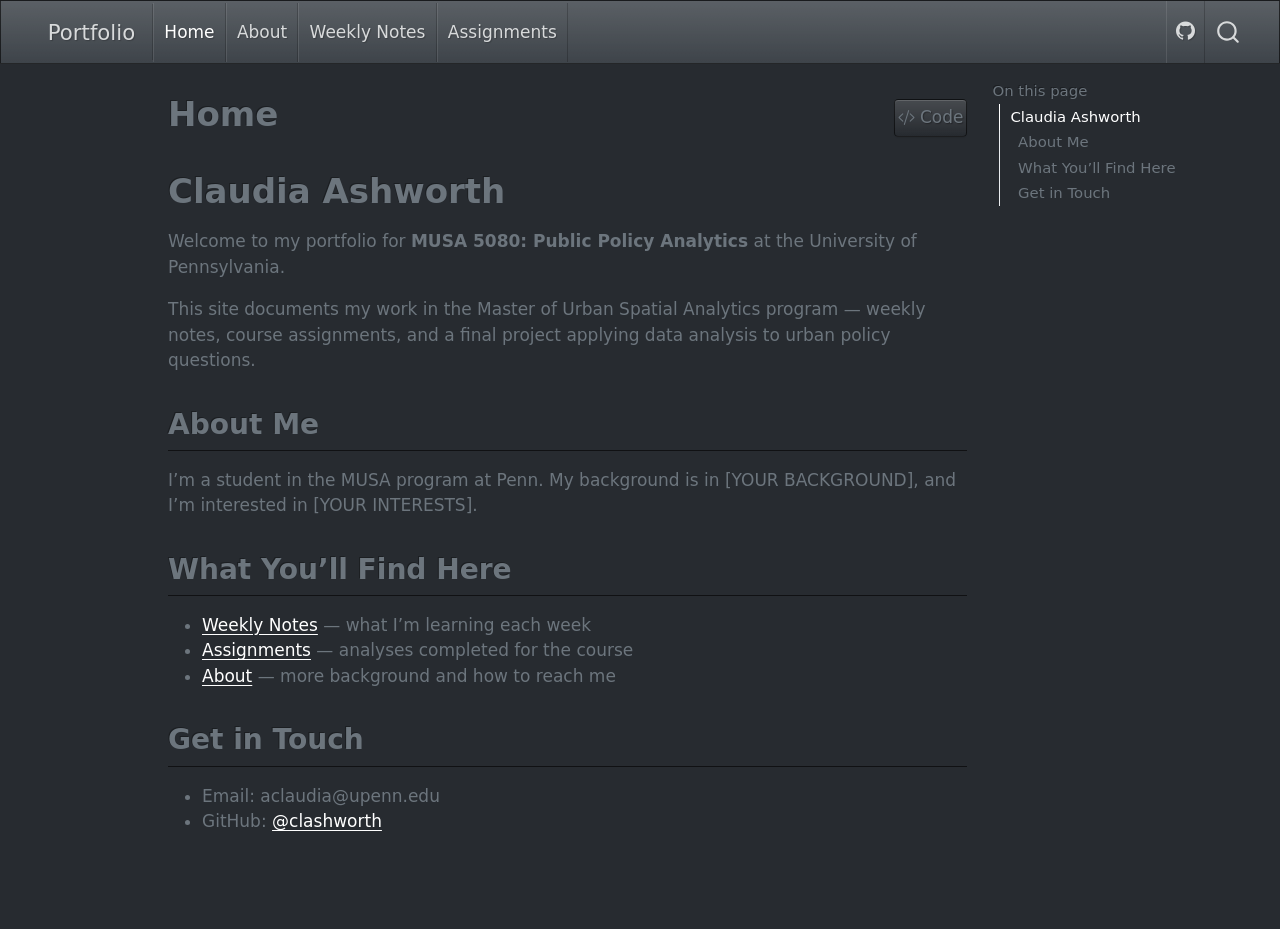
<file: docs/index.html>
<!DOCTYPE html>
<html xmlns="http://www.w3.org/1999/xhtml" lang="en" xml:lang="en"><head>

<meta charset="utf-8">
<meta name="generator" content="quarto-1.10.18">

<meta name="viewport" content="width=device-width, initial-scale=1.0, user-scalable=yes">


<title>Home – Claudia Ashworth - MUSA 5080 Portfolio</title>
<style>
/* Default styles provided by pandoc.
** See https://pandoc.org/MANUAL.html#variables-for-html for config info.
*/
span.smallcaps{font-variant: small-caps;}
div.columns{display: flex; gap: 1.5em;}
div.column{flex: auto;}
@media screen {
div.columns{gap: min(4vw, 1.5em);}
div.column{overflow-x: auto;}
}
div.hanging-indent{margin-left: 1.5em; text-indent: -1.5em;}
ul.task-list{list-style: none;}
ul.task-list li input[type="checkbox"] {
  width: 0.8em;
  margin: 0 0.8em 0.2em -1em; /* quarto-specific, see https://github.com/quarto-dev/quarto-cli/issues/4556 */ 
  vertical-align: middle;
}
/* CSS for syntax highlighting */
html { -webkit-text-size-adjust: 100%; }
pre > code.sourceCode { white-space: pre; position: relative; }
pre > code.sourceCode > span { display: inline-block; line-height: 1.25; }
pre > code.sourceCode > span:empty { height: 1.2em; }
.sourceCode { overflow: visible; }
code.sourceCode > span { color: inherit; text-decoration: inherit; }
div.sourceCode { margin: 1em 0; }
pre.sourceCode { margin: 0; }
@media screen {
div.sourceCode { overflow: auto; }
}
@media print {
pre > code.sourceCode { white-space: pre-wrap; }
pre > code.sourceCode > span { text-indent: -5em; padding-left: 5em; }
}
pre.numberSource code
  { counter-reset: source-line 0; }
pre.numberSource code > span
  { position: relative; left: -4em; counter-increment: source-line; }
pre.numberSource code > span > a:first-child::before
  { content: counter(source-line);
    position: relative; left: -1em; text-align: right; vertical-align: baseline;
    border: none; display: inline-block;
    -webkit-touch-callout: none; -webkit-user-select: none;
    -khtml-user-select: none; -moz-user-select: none;
    -ms-user-select: none; user-select: none;
    padding: 0 4px; width: 4em;
  }
pre.numberSource { margin-left: 3em;  padding-left: 4px; }
div.sourceCode
  {   }
@media screen {
pre > code.sourceCode > span > a:first-child::before { text-decoration: underline; }
}
</style>


<script src="site_libs/quarto-nav/quarto-nav.js"></script>
<script src="site_libs/quarto-nav/headroom.min.js"></script>
<script src="site_libs/clipboard/clipboard.min.js"></script>
<script src="site_libs/quarto-search/autocomplete.umd.js"></script>
<script src="site_libs/quarto-search/fuse.min.js"></script>
<script src="site_libs/quarto-search/quarto-search.js"></script>
<meta name="quarto:offset" content="./">
<script src="site_libs/quarto-html/quarto.js" type="module"></script>
<script src="site_libs/quarto-html/tabsets/tabsets.js" type="module"></script>
<script src="site_libs/quarto-html/popper.min.js"></script>
<script src="site_libs/quarto-html/tippy.umd.min.js"></script>
<script src="site_libs/quarto-html/anchor.min.js"></script>
<link href="site_libs/quarto-html/tippy.css" rel="stylesheet">
<link href="site_libs/quarto-html/quarto-syntax-highlighting-dark-b85bc7c33db8c58e0ec93c3465666fed.css" rel="stylesheet" id="quarto-text-highlighting-styles">
<script src="site_libs/bootstrap/bootstrap.min.js"></script>
<link href="site_libs/bootstrap/bootstrap-icons.css" rel="stylesheet">
<link href="site_libs/bootstrap/bootstrap-b9d8a8ee537982bd23316c6cd2ca14cb.min.css" rel="stylesheet" append-hash="true" id="quarto-bootstrap" data-mode="dark">
<script id="quarto-search-options" type="application/json">{
  "location": "navbar",
  "copy-button": false,
  "collapse-after": 3,
  "panel-placement": "end",
  "type": "overlay",
  "limit": 50,
  "keyboard-shortcut": [
    "f",
    "/",
    "s"
  ],
  "show-item-context": false,
  "language": {
    "search-no-results-text": "No results",
    "search-matching-documents-text": "matching documents",
    "search-copy-link-title": "Copy link to search",
    "search-hide-matches-text": "Hide additional matches",
    "search-more-match-text": "more match in this document",
    "search-more-matches-text": "more matches in this document",
    "search-clear-button-title": "Clear",
    "search-text-placeholder": "",
    "search-detached-cancel-button-title": "Cancel",
    "search-submit-button-title": "Submit",
    "search-label": "Search"
  }
}</script>


</head>

<body class="nav-fixed quarto-light">

<div id="quarto-search-results"></div>
  <header id="quarto-header" class="headroom fixed-top">
    <nav class="navbar navbar-expand-lg " data-bs-theme="dark">
      <div class="navbar-container container-fluid">
      <div class="navbar-brand-container mx-auto">
    <a class="navbar-brand" href="./index.html">
    <span class="navbar-title">Portfolio</span>
    </a>
  </div>
            <div id="quarto-search" class="" title="Search"></div>
          <button class="navbar-toggler" type="button" data-bs-toggle="collapse" data-bs-target="#navbarCollapse" aria-controls="navbarCollapse" role="menu" aria-expanded="false" aria-label="Toggle navigation" onclick="if (window.quartoToggleHeadroom) { window.quartoToggleHeadroom(); }">
  <span class="navbar-toggler-icon"></span>
</button>
          <div class="collapse navbar-collapse" id="navbarCollapse">
            <ul class="navbar-nav navbar-nav-scroll me-auto">
  <li class="nav-item">
    <a class="nav-link active" href="./index.html" aria-current="page"> 
<span class="menu-text">Home</span></a>
  </li>  
  <li class="nav-item">
    <a class="nav-link" href="./about.html"> 
<span class="menu-text">About</span></a>
  </li>  
  <li class="nav-item">
    <a class="nav-link" href="./weekly-notes/index.html"> 
<span class="menu-text">Weekly Notes</span></a>
  </li>  
  <li class="nav-item">
    <a class="nav-link" href="./assignments/index.html"> 
<span class="menu-text">Assignments</span></a>
  </li>  
</ul>
            <ul class="navbar-nav navbar-nav-scroll ms-auto">
  <li class="nav-item compact">
    <a class="nav-link" href="https://github.com/clashworth/MUSA-5080-portfolio"> <i class="bi bi-github" role="img">
</i> 
<span class="menu-text"></span></a>
  </li>  
</ul>
          </div> <!-- /navcollapse -->
            <div class="quarto-navbar-tools">
</div>
      </div> <!-- /container-fluid -->
    </nav>
</header>
<!-- content -->
<div id="quarto-content" class="quarto-container page-columns page-rows-contents page-layout-article page-navbar">
<!-- sidebar -->
<!-- margin-sidebar -->
    <div id="quarto-margin-sidebar" class="sidebar margin-sidebar">
        <nav id="TOC" role="doc-toc" class="toc-active">
    <h2 id="toc-title">On this page</h2>
   
  <ul>
  <li><a href="#welcome" id="toc-welcome" class="nav-link active" data-scroll-target="#welcome">Claudia Ashworth</a>
  <ul class="collapse">
  <li><a href="#about-me" id="toc-about-me" class="nav-link" data-scroll-target="#about-me">About Me</a></li>
  <li><a href="#what-youll-find-here" id="toc-what-youll-find-here" class="nav-link" data-scroll-target="#what-youll-find-here">What You’ll Find Here</a></li>
  <li><a href="#get-in-touch" id="toc-get-in-touch" class="nav-link" data-scroll-target="#get-in-touch">Get in Touch</a></li>
  </ul></li>
  </ul>
</nav>
    </div>
<!-- main -->
<main class="content" id="quarto-document-content">

<header id="title-block-header" class="quarto-title-block default">
<div class="quarto-title">
<div class="quarto-title-block"><div><h1 class="title">Home</h1><button type="button" class="btn code-tools-button" id="quarto-code-tools-source"><i class="bi"></i> Code</button></div></div>
</div>



<div class="quarto-title-meta">

    
  
    
  </div>
  


</header>


<section id="welcome" class="level1">
<h1>Claudia Ashworth</h1>
<!-- CHANGE THIS: replace with your own name above -->
<p>Welcome to my portfolio for <strong>MUSA 5080: Public Policy Analytics</strong> at the University of Pennsylvania.</p>
<p>This site documents my work in the Master of Urban Spatial Analytics program — weekly notes, course assignments, and a final project applying data analysis to urban policy questions.</p>
<section id="about-me" class="level2">
<h2 class="anchored" data-anchor-id="about-me">About Me</h2>
<!-- CHANGE THIS: two or three sentences about yourself -->
<p>I’m a student in the MUSA program at Penn. My background is in [YOUR BACKGROUND], and I’m interested in [YOUR INTERESTS].</p>
</section>
<section id="what-youll-find-here" class="level2">
<h2 class="anchored" data-anchor-id="what-youll-find-here">What You’ll Find Here</h2>
<ul>
<li><strong><a href="./weekly-notes/index.html">Weekly Notes</a></strong> — what I’m learning each week</li>
<li><strong><a href="./assignments/index.html">Assignments</a></strong> — analyses completed for the course</li>
<li><strong><a href="./about.html">About</a></strong> — more background and how to reach me</li>
</ul>
</section>
<section id="get-in-touch" class="level2">
<h2 class="anchored" data-anchor-id="get-in-touch">Get in Touch</h2>
<!-- CHANGE THIS -->
<ul>
<li>Email: aclaudia@upenn.edu</li>
<li>GitHub: <a href="https://github.com/clashworth"><span class="citation" data-cites="clashworth">@clashworth</span></a></li>
</ul>


<!-- -->

</section>
</section>

</main> <!-- /main -->
<script id="quarto-html-after-body" type="application/javascript">
  window.document.addEventListener("DOMContentLoaded", function (event) {
    const icon = "";
    const anchorJS = new window.AnchorJS();
    anchorJS.options = {
      placement: 'right',
      icon: icon
    };
    anchorJS.add('.anchored');
    const isCodeAnnotation = (el) => {
      for (const clz of el.classList) {
        if (clz.startsWith('code-annotation-')) {                     
          return true;
        }
      }
      return false;
    }
    const onCopySuccess = function(e) {
      // button target
      const button = e.trigger;
      // don't keep focus
      button.blur();
      // flash "checked"
      button.classList.add('code-copy-button-checked');
      var currentTitle = button.getAttribute("title");
      button.setAttribute("title", "Copied!");
      let tooltip;
      if (window.bootstrap) {
        button.setAttribute("data-bs-toggle", "tooltip");
        button.setAttribute("data-bs-placement", "left");
        button.setAttribute("data-bs-title", "Copied!");
        tooltip = new bootstrap.Tooltip(button, 
          { trigger: "manual", 
            customClass: "code-copy-button-tooltip",
            offset: [0, -8]});
        tooltip.show();    
      }
      setTimeout(function() {
        if (tooltip) {
          tooltip.hide();
          button.removeAttribute("data-bs-title");
          button.removeAttribute("data-bs-toggle");
          button.removeAttribute("data-bs-placement");
        }
        button.setAttribute("title", currentTitle);
        button.classList.remove('code-copy-button-checked');
      }, 1000);
      // clear code selection
      e.clearSelection();
    }
    const getTextToCopy = function(trigger) {
      const outerScaffold = trigger.parentElement.cloneNode(true);
      const codeEl = outerScaffold.querySelector('code');
      for (const childEl of codeEl.children) {
        if (isCodeAnnotation(childEl)) {
          childEl.remove();
        }
      }
      return codeEl.innerText;
    }
    const clipboard = new window.ClipboardJS('.code-copy-button:not([data-in-quarto-modal])', {
      text: getTextToCopy
    });
    clipboard.on('success', onCopySuccess);
    if (window.document.getElementById('quarto-embedded-source-code-modal')) {
      const clipboardModal = new window.ClipboardJS('.code-copy-button[data-in-quarto-modal]', {
        text: getTextToCopy,
        container: window.document.getElementById('quarto-embedded-source-code-modal')
      });
      clipboardModal.on('success', onCopySuccess);
    }
    const viewSource = window.document.getElementById('quarto-view-source') ||
                       window.document.getElementById('quarto-code-tools-source');
    if (viewSource) {
      const sourceUrl = viewSource.getAttribute("data-quarto-source-url");
      viewSource.addEventListener("click", function(e) {
        if (sourceUrl) {
          // rstudio viewer pane
          if (/\bcapabilities=\b/.test(window.location)) {
            window.open(sourceUrl);
          } else {
            window.location.href = sourceUrl;
          }
        } else {
          const modal = new bootstrap.Modal(document.getElementById('quarto-embedded-source-code-modal'));
          modal.show();
        }
        return false;
      });
    }
    function toggleCodeHandler(show) {
      return function(e) {
        const cellDetails = window.document.querySelectorAll(".cell details.code-fold");
        for (let i=0; i<cellDetails.length; i++) {
          const details = cellDetails[i];
          if (show) {
            details.open = true;
          } else {
            details.removeAttribute("open");
          }
        }
        const cellCodeDivs = window.document.querySelectorAll(".cell div.sourceCode.cell-code");
        const fromCls = show ? "hidden" : "unhidden";
        const toCls = show ? "unhidden" : "hidden";
        for (let i=0; i<cellCodeDivs.length; i++) {
          const codeDiv = cellCodeDivs[i];
          if (codeDiv.classList.contains(fromCls)) {
            codeDiv.classList.remove(fromCls);
            codeDiv.classList.add(toCls);
          } 
        }
        return false;
      }
    }
    const hideAllCode = window.document.getElementById("quarto-hide-all-code");
    if (hideAllCode) {
      hideAllCode.addEventListener("click", toggleCodeHandler(false));
    }
    const showAllCode = window.document.getElementById("quarto-show-all-code");
    if (showAllCode) {
      showAllCode.addEventListener("click", toggleCodeHandler(true));
    }
      var localhostRegex = new RegExp(/^(?:http|https):\/\/localhost\:?[0-9]*\//);
      var mailtoRegex = new RegExp(/^mailto:/);
        var filterRegex = new RegExp('/' + window.location.host + '/');
      var isInternal = (href) => {
          return filterRegex.test(href) || localhostRegex.test(href) || mailtoRegex.test(href);
      }
      // Inspect non-navigation links and adorn them if external
     var links = window.document.querySelectorAll('a[href]:not(.nav-link):not(.navbar-brand):not(.toc-action):not(.sidebar-link):not(.sidebar-item-toggle):not(.pagination-link):not(.no-external):not([aria-hidden]):not(.dropdown-item):not(.quarto-navigation-tool):not(.about-link)');
      for (var i=0; i<links.length; i++) {
        const link = links[i];
        if (!isInternal(link.href)) {
          // undo the damage that might have been done by quarto-nav.js in the case of
          // links that we want to consider external
          if (link.dataset.originalHref !== undefined) {
            link.href = link.dataset.originalHref;
          }
        }
      }
    function tippyHover(el, contentFn, onTriggerFn, onUntriggerFn) {
      const config = {
        allowHTML: true,
        maxWidth: 500,
        delay: 100,
        arrow: false,
        appendTo: function(el) {
            return el.parentElement;
        },
        interactive: true,
        interactiveBorder: 10,
        theme: 'quarto',
        placement: 'bottom-start',
      };
      if (contentFn) {
        config.content = contentFn;
      }
      if (onTriggerFn) {
        config.onTrigger = onTriggerFn;
      }
      if (onUntriggerFn) {
        config.onUntrigger = onUntriggerFn;
      }
      window.tippy(el, config); 
    }
    const noterefs = window.document.querySelectorAll('a[role="doc-noteref"]');
    for (var i=0; i<noterefs.length; i++) {
      const ref = noterefs[i];
      tippyHover(ref, function() {
        // use id or data attribute instead here
        let href = ref.getAttribute('data-footnote-href') || ref.getAttribute('href');
        try { href = new URL(href).hash; } catch {}
        const id = href.replace(/^#\/?/, "");
        const note = window.document.getElementById(id);
        if (note) {
          return note.innerHTML;
        } else {
          return "";
        }
      });
    }
    const xrefs = window.document.querySelectorAll('a.quarto-xref');
    const processXRef = (id, note) => {
      // Strip column container classes
      const stripColumnClz = (el) => {
        el.classList.remove("page-full", "page-columns");
        if (el.children) {
          for (const child of el.children) {
            stripColumnClz(child);
          }
        }
      }
      stripColumnClz(note)
      if (id === null || id.startsWith('sec-')) {
        // Special case sections, only their first couple elements
        const container = document.createElement("div");
        if (note.children && note.children.length > 2) {
          container.appendChild(note.children[0].cloneNode(true));
          for (let i = 1; i < note.children.length; i++) {
            const child = note.children[i];
            if (child.tagName === "P" && child.innerText === "") {
              continue;
            } else {
              container.appendChild(child.cloneNode(true));
              break;
            }
          }
          if (window.Quarto?.typesetMath) {
            window.Quarto.typesetMath(container);
          }
          return container.innerHTML
        } else {
          if (window.Quarto?.typesetMath) {
            window.Quarto.typesetMath(note);
          }
          return note.innerHTML;
        }
      } else {
        // Remove any anchor links if they are present
        const anchorLink = note.querySelector('a.anchorjs-link');
        if (anchorLink) {
          anchorLink.remove();
        }
        if (window.Quarto?.typesetMath) {
          window.Quarto.typesetMath(note);
        }
        if (note.classList.contains("callout")) {
          return note.outerHTML;
        } else {
          return note.innerHTML;
        }
      }
    }
    for (var i=0; i<xrefs.length; i++) {
      const xref = xrefs[i];
      tippyHover(xref, undefined, function(instance) {
        instance.disable();
        let url = xref.getAttribute('href');
        let hash = undefined; 
        if (url.startsWith('#')) {
          hash = url;
        } else {
          try { hash = new URL(url).hash; } catch {}
        }
        if (hash) {
          const id = hash.replace(/^#\/?/, "");
          const note = window.document.getElementById(id);
          if (note !== null) {
            try {
              const html = processXRef(id, note.cloneNode(true));
              instance.setContent(html);
            } finally {
              instance.enable();
              instance.show();
            }
          } else {
            // See if we can fetch this
            fetch(url.split('#')[0])
            .then(res => res.text())
            .then(html => {
              const parser = new DOMParser();
              const htmlDoc = parser.parseFromString(html, "text/html");
              const note = htmlDoc.getElementById(id);
              if (note !== null) {
                const html = processXRef(id, note);
                instance.setContent(html);
              } 
            }).finally(() => {
              instance.enable();
              instance.show();
            });
          }
        } else {
          // See if we can fetch a full url (with no hash to target)
          // This is a special case and we should probably do some content thinning / targeting
          fetch(url)
          .then(res => res.text())
          .then(html => {
            const parser = new DOMParser();
            const htmlDoc = parser.parseFromString(html, "text/html");
            const note = htmlDoc.querySelector('main.content');
            if (note !== null) {
              // This should only happen for chapter cross references
              // (since there is no id in the URL)
              // remove the first header
              if (note.children.length > 0 && note.children[0].tagName === "HEADER") {
                note.children[0].remove();
              }
              const html = processXRef(null, note);
              instance.setContent(html);
            } 
          }).finally(() => {
            instance.enable();
            instance.show();
          });
        }
      }, function(instance) {
      });
    }
        let selectedAnnoteEl;
        const selectorForAnnotation = ( cell, annotation) => {
          let cellAttr = 'data-code-cell="' + cell + '"';
          let lineAttr = 'data-code-annotation="' +  annotation + '"';
          const selector = 'span[' + cellAttr + '][' + lineAttr + ']';
          return selector;
        }
        const selectCodeLines = (annoteEl) => {
          const doc = window.document;
          const targetCell = annoteEl.getAttribute("data-target-cell");
          const targetAnnotation = annoteEl.getAttribute("data-target-annotation");
          const annoteSpan = window.document.querySelector(selectorForAnnotation(targetCell, targetAnnotation));
          const lines = annoteSpan.getAttribute("data-code-lines").split(",");
          const lineIds = lines.map((line) => {
            return targetCell + "-" + line;
          })
          let top = null;
          let height = null;
          let parent = null;
          if (lineIds.length > 0) {
              //compute the position of the single el (top and bottom and make a div)
              const el = window.document.getElementById(lineIds[0]);
              top = el.offsetTop;
              height = el.offsetHeight;
              parent = el.parentElement.parentElement;
            if (lineIds.length > 1) {
              const lastEl = window.document.getElementById(lineIds[lineIds.length - 1]);
              const bottom = lastEl.offsetTop + lastEl.offsetHeight;
              height = bottom - top;
            }
            if (top !== null && height !== null && parent !== null) {
              // cook up a div (if necessary) and position it 
              let div = window.document.getElementById("code-annotation-line-highlight");
              if (div === null) {
                div = window.document.createElement("div");
                div.setAttribute("id", "code-annotation-line-highlight");
                div.style.position = 'absolute';
                parent.appendChild(div);
              }
              div.style.top = top - 2 + "px";
              div.style.height = height + 4 + "px";
              div.style.left = 0;
              let gutterDiv = window.document.getElementById("code-annotation-line-highlight-gutter");
              if (gutterDiv === null) {
                gutterDiv = window.document.createElement("div");
                gutterDiv.setAttribute("id", "code-annotation-line-highlight-gutter");
                gutterDiv.style.position = 'absolute';
                const codeCell = window.document.getElementById(targetCell);
                const gutter = codeCell.querySelector('.code-annotation-gutter');
                gutter.appendChild(gutterDiv);
              }
              gutterDiv.style.top = top - 2 + "px";
              gutterDiv.style.height = height + 4 + "px";
            }
            selectedAnnoteEl = annoteEl;
          }
        };
        const unselectCodeLines = () => {
          const elementsIds = ["code-annotation-line-highlight", "code-annotation-line-highlight-gutter"];
          elementsIds.forEach((elId) => {
            const div = window.document.getElementById(elId);
            if (div) {
              div.remove();
            }
          });
          selectedAnnoteEl = undefined;
        };
          // Handle positioning of the toggle
      window.addEventListener(
        "resize",
        throttle(() => {
          elRect = undefined;
          if (selectedAnnoteEl) {
            selectCodeLines(selectedAnnoteEl);
          }
        }, 10)
      );
      function throttle(fn, ms) {
      let throttle = false;
      let timer;
        return (...args) => {
          if(!throttle) { // first call gets through
              fn.apply(this, args);
              throttle = true;
          } else { // all the others get throttled
              if(timer) clearTimeout(timer); // cancel #2
              timer = setTimeout(() => {
                fn.apply(this, args);
                timer = throttle = false;
              }, ms);
          }
        };
      }
        // Attach click handler to the DT
        const annoteDls = window.document.querySelectorAll('dt[data-target-cell]');
        for (const annoteDlNode of annoteDls) {
          annoteDlNode.addEventListener('click', (event) => {
            const clickedEl = event.target;
            if (clickedEl !== selectedAnnoteEl) {
              unselectCodeLines();
              const activeEl = window.document.querySelector('dt[data-target-cell].code-annotation-active');
              if (activeEl) {
                activeEl.classList.remove('code-annotation-active');
              }
              selectCodeLines(clickedEl);
              clickedEl.classList.add('code-annotation-active');
            } else {
              // Unselect the line
              unselectCodeLines();
              clickedEl.classList.remove('code-annotation-active');
            }
          });
        }
    const findCites = (el) => {
      const parentEl = el.parentElement;
      if (parentEl) {
        const cites = parentEl.dataset.cites;
        if (cites) {
          return {
            el,
            cites: cites.split(' ')
          };
        } else {
          return findCites(el.parentElement)
        }
      } else {
        return undefined;
      }
    };
    var bibliorefs = window.document.querySelectorAll('a[role="doc-biblioref"]');
    for (var i=0; i<bibliorefs.length; i++) {
      const ref = bibliorefs[i];
      const citeInfo = findCites(ref);
      if (citeInfo) {
        tippyHover(citeInfo.el, function() {
          var popup = window.document.createElement('div');
          citeInfo.cites.forEach(function(cite) {
            var citeDiv = window.document.createElement('div');
            citeDiv.classList.add('hanging-indent');
            citeDiv.classList.add('csl-entry');
            var biblioDiv = window.document.getElementById('ref-' + cite);
            if (biblioDiv) {
              citeDiv.innerHTML = biblioDiv.innerHTML;
            }
            popup.appendChild(citeDiv);
          });
          return popup.innerHTML;
        });
      }
    }
  });
  </script><div class="modal fade" id="quarto-embedded-source-code-modal" tabindex="-1" aria-labelledby="quarto-embedded-source-code-modal-label" aria-hidden="true"><div class="modal-dialog modal-dialog-scrollable"><div class="modal-content"><div class="modal-header"><h5 class="modal-title" id="quarto-embedded-source-code-modal-label">Source Code</h5><button class="btn-close" data-bs-dismiss="modal"></button></div><div class="modal-body"><div class="">
<div class="code-copy-outer-scaffold"><div class="sourceCode" id="cb1" data-shortcodes="false"><pre class="sourceCode markdown code-with-copy"><code class="sourceCode markdown"><span id="cb1-1"><a href="#cb1-1" aria-hidden="true" tabindex="-1"></a><span class="co">---</span></span>
<span id="cb1-2"><a href="#cb1-2" aria-hidden="true" tabindex="-1"></a><span class="an">title:</span><span class="co"> "Home"</span></span>
<span id="cb1-3"><a href="#cb1-3" aria-hidden="true" tabindex="-1"></a><span class="co">---</span></span>
<span id="cb1-4"><a href="#cb1-4" aria-hidden="true" tabindex="-1"></a></span>
<span id="cb1-5"><a href="#cb1-5" aria-hidden="true" tabindex="-1"></a><span class="fu"># Claudia Ashworth {#welcome}</span></span>
<span id="cb1-6"><a href="#cb1-6" aria-hidden="true" tabindex="-1"></a></span>
<span id="cb1-7"><a href="#cb1-7" aria-hidden="true" tabindex="-1"></a><span class="co">&lt;!-- CHANGE THIS: replace with your own name above --&gt;</span></span>
<span id="cb1-8"><a href="#cb1-8" aria-hidden="true" tabindex="-1"></a></span>
<span id="cb1-9"><a href="#cb1-9" aria-hidden="true" tabindex="-1"></a>Welcome to my portfolio for **MUSA 5080: Public Policy Analytics** at the</span>
<span id="cb1-10"><a href="#cb1-10" aria-hidden="true" tabindex="-1"></a>University of Pennsylvania.</span>
<span id="cb1-11"><a href="#cb1-11" aria-hidden="true" tabindex="-1"></a></span>
<span id="cb1-12"><a href="#cb1-12" aria-hidden="true" tabindex="-1"></a>This site documents my work in the Master of Urban Spatial Analytics program —</span>
<span id="cb1-13"><a href="#cb1-13" aria-hidden="true" tabindex="-1"></a>weekly notes, course assignments, and a final project applying data analysis to</span>
<span id="cb1-14"><a href="#cb1-14" aria-hidden="true" tabindex="-1"></a>urban policy questions.</span>
<span id="cb1-15"><a href="#cb1-15" aria-hidden="true" tabindex="-1"></a></span>
<span id="cb1-16"><a href="#cb1-16" aria-hidden="true" tabindex="-1"></a><span class="fu">## About Me</span></span>
<span id="cb1-17"><a href="#cb1-17" aria-hidden="true" tabindex="-1"></a></span>
<span id="cb1-18"><a href="#cb1-18" aria-hidden="true" tabindex="-1"></a><span class="co">&lt;!-- CHANGE THIS: two or three sentences about yourself --&gt;</span></span>
<span id="cb1-19"><a href="#cb1-19" aria-hidden="true" tabindex="-1"></a></span>
<span id="cb1-20"><a href="#cb1-20" aria-hidden="true" tabindex="-1"></a>I'm a student in the MUSA program at Penn. My background is in</span>
<span id="cb1-21"><a href="#cb1-21" aria-hidden="true" tabindex="-1"></a><span class="co">[</span><span class="ot">YOUR BACKGROUND</span><span class="co">]</span>, and I'm interested in <span class="co">[</span><span class="ot">YOUR INTERESTS</span><span class="co">]</span>.</span>
<span id="cb1-22"><a href="#cb1-22" aria-hidden="true" tabindex="-1"></a></span>
<span id="cb1-23"><a href="#cb1-23" aria-hidden="true" tabindex="-1"></a><span class="fu">## What You'll Find Here</span></span>
<span id="cb1-24"><a href="#cb1-24" aria-hidden="true" tabindex="-1"></a></span>
<span id="cb1-25"><a href="#cb1-25" aria-hidden="true" tabindex="-1"></a><span class="ss">- </span>**[Weekly Notes](weekly-notes/index.qmd)** — what I'm learning each week</span>
<span id="cb1-26"><a href="#cb1-26" aria-hidden="true" tabindex="-1"></a><span class="ss">- </span>**[Assignments](assignments/index.qmd)** — analyses completed for the course</span>
<span id="cb1-27"><a href="#cb1-27" aria-hidden="true" tabindex="-1"></a><span class="ss">- </span>**[About](about.qmd)** — more background and how to reach me</span>
<span id="cb1-28"><a href="#cb1-28" aria-hidden="true" tabindex="-1"></a></span>
<span id="cb1-29"><a href="#cb1-29" aria-hidden="true" tabindex="-1"></a><span class="fu">## Get in Touch</span></span>
<span id="cb1-30"><a href="#cb1-30" aria-hidden="true" tabindex="-1"></a></span>
<span id="cb1-31"><a href="#cb1-31" aria-hidden="true" tabindex="-1"></a><span class="co">&lt;!-- CHANGE THIS --&gt;</span></span>
<span id="cb1-32"><a href="#cb1-32" aria-hidden="true" tabindex="-1"></a></span>
<span id="cb1-33"><a href="#cb1-33" aria-hidden="true" tabindex="-1"></a><span class="ss">- </span>Email: aclaudia@upenn.edu</span>
<span id="cb1-34"><a href="#cb1-34" aria-hidden="true" tabindex="-1"></a><span class="ss">- </span>GitHub: <span class="co">[</span><span class="ot">@clashworth</span><span class="co">](https://github.com/clashworth)</span></span></code></pre></div><button title="Copy to Clipboard" class="code-copy-button" data-in-quarto-modal=""><i class="bi"></i></button></div>
</div></div></div></div></div>
</div> <!-- /content -->




</body></html>
</file>
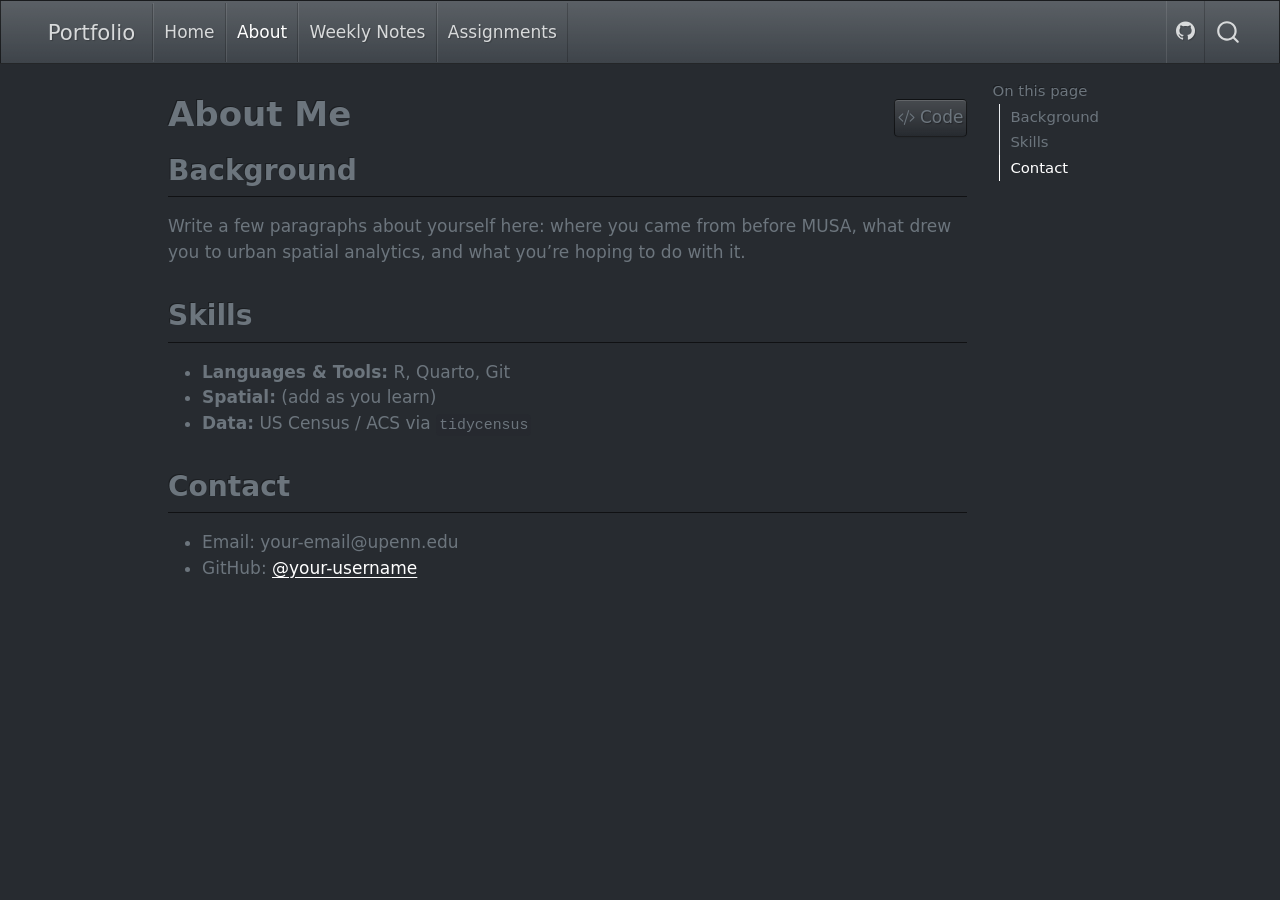
<file: docs/about.html>
<!DOCTYPE html>
<html xmlns="http://www.w3.org/1999/xhtml" lang="en" xml:lang="en"><head>

<meta charset="utf-8">
<meta name="generator" content="quarto-1.10.18">

<meta name="viewport" content="width=device-width, initial-scale=1.0, user-scalable=yes">


<title>About Me – Claudia Ashworth - MUSA 5080 Portfolio</title>
<style>
/* Default styles provided by pandoc.
** See https://pandoc.org/MANUAL.html#variables-for-html for config info.
*/
span.smallcaps{font-variant: small-caps;}
div.columns{display: flex; gap: 1.5em;}
div.column{flex: auto;}
@media screen {
div.columns{gap: min(4vw, 1.5em);}
div.column{overflow-x: auto;}
}
div.hanging-indent{margin-left: 1.5em; text-indent: -1.5em;}
ul.task-list{list-style: none;}
ul.task-list li input[type="checkbox"] {
  width: 0.8em;
  margin: 0 0.8em 0.2em -1em; /* quarto-specific, see https://github.com/quarto-dev/quarto-cli/issues/4556 */ 
  vertical-align: middle;
}
/* CSS for syntax highlighting */
html { -webkit-text-size-adjust: 100%; }
pre > code.sourceCode { white-space: pre; position: relative; }
pre > code.sourceCode > span { display: inline-block; line-height: 1.25; }
pre > code.sourceCode > span:empty { height: 1.2em; }
.sourceCode { overflow: visible; }
code.sourceCode > span { color: inherit; text-decoration: inherit; }
div.sourceCode { margin: 1em 0; }
pre.sourceCode { margin: 0; }
@media screen {
div.sourceCode { overflow: auto; }
}
@media print {
pre > code.sourceCode { white-space: pre-wrap; }
pre > code.sourceCode > span { text-indent: -5em; padding-left: 5em; }
}
pre.numberSource code
  { counter-reset: source-line 0; }
pre.numberSource code > span
  { position: relative; left: -4em; counter-increment: source-line; }
pre.numberSource code > span > a:first-child::before
  { content: counter(source-line);
    position: relative; left: -1em; text-align: right; vertical-align: baseline;
    border: none; display: inline-block;
    -webkit-touch-callout: none; -webkit-user-select: none;
    -khtml-user-select: none; -moz-user-select: none;
    -ms-user-select: none; user-select: none;
    padding: 0 4px; width: 4em;
  }
pre.numberSource { margin-left: 3em;  padding-left: 4px; }
div.sourceCode
  {   }
@media screen {
pre > code.sourceCode > span > a:first-child::before { text-decoration: underline; }
}
</style>


<script src="site_libs/quarto-nav/quarto-nav.js"></script>
<script src="site_libs/quarto-nav/headroom.min.js"></script>
<script src="site_libs/clipboard/clipboard.min.js"></script>
<script src="site_libs/quarto-search/autocomplete.umd.js"></script>
<script src="site_libs/quarto-search/fuse.min.js"></script>
<script src="site_libs/quarto-search/quarto-search.js"></script>
<meta name="quarto:offset" content="./">
<script src="site_libs/quarto-html/quarto.js" type="module"></script>
<script src="site_libs/quarto-html/tabsets/tabsets.js" type="module"></script>
<script src="site_libs/quarto-html/popper.min.js"></script>
<script src="site_libs/quarto-html/tippy.umd.min.js"></script>
<script src="site_libs/quarto-html/anchor.min.js"></script>
<link href="site_libs/quarto-html/tippy.css" rel="stylesheet">
<link href="site_libs/quarto-html/quarto-syntax-highlighting-dark-b85bc7c33db8c58e0ec93c3465666fed.css" rel="stylesheet" id="quarto-text-highlighting-styles">
<script src="site_libs/bootstrap/bootstrap.min.js"></script>
<link href="site_libs/bootstrap/bootstrap-icons.css" rel="stylesheet">
<link href="site_libs/bootstrap/bootstrap-b9d8a8ee537982bd23316c6cd2ca14cb.min.css" rel="stylesheet" append-hash="true" id="quarto-bootstrap" data-mode="dark">
<script id="quarto-search-options" type="application/json">{
  "location": "navbar",
  "copy-button": false,
  "collapse-after": 3,
  "panel-placement": "end",
  "type": "overlay",
  "limit": 50,
  "keyboard-shortcut": [
    "f",
    "/",
    "s"
  ],
  "show-item-context": false,
  "language": {
    "search-no-results-text": "No results",
    "search-matching-documents-text": "matching documents",
    "search-copy-link-title": "Copy link to search",
    "search-hide-matches-text": "Hide additional matches",
    "search-more-match-text": "more match in this document",
    "search-more-matches-text": "more matches in this document",
    "search-clear-button-title": "Clear",
    "search-text-placeholder": "",
    "search-detached-cancel-button-title": "Cancel",
    "search-submit-button-title": "Submit",
    "search-label": "Search"
  }
}</script>


</head>

<body class="nav-fixed quarto-light">

<div id="quarto-search-results"></div>
  <header id="quarto-header" class="headroom fixed-top">
    <nav class="navbar navbar-expand-lg " data-bs-theme="dark">
      <div class="navbar-container container-fluid">
      <div class="navbar-brand-container mx-auto">
    <a class="navbar-brand" href="./index.html">
    <span class="navbar-title">Portfolio</span>
    </a>
  </div>
            <div id="quarto-search" class="" title="Search"></div>
          <button class="navbar-toggler" type="button" data-bs-toggle="collapse" data-bs-target="#navbarCollapse" aria-controls="navbarCollapse" role="menu" aria-expanded="false" aria-label="Toggle navigation" onclick="if (window.quartoToggleHeadroom) { window.quartoToggleHeadroom(); }">
  <span class="navbar-toggler-icon"></span>
</button>
          <div class="collapse navbar-collapse" id="navbarCollapse">
            <ul class="navbar-nav navbar-nav-scroll me-auto">
  <li class="nav-item">
    <a class="nav-link" href="./index.html"> 
<span class="menu-text">Home</span></a>
  </li>  
  <li class="nav-item">
    <a class="nav-link active" href="./about.html" aria-current="page"> 
<span class="menu-text">About</span></a>
  </li>  
  <li class="nav-item">
    <a class="nav-link" href="./weekly-notes/index.html"> 
<span class="menu-text">Weekly Notes</span></a>
  </li>  
  <li class="nav-item">
    <a class="nav-link" href="./assignments/index.html"> 
<span class="menu-text">Assignments</span></a>
  </li>  
</ul>
            <ul class="navbar-nav navbar-nav-scroll ms-auto">
  <li class="nav-item compact">
    <a class="nav-link" href="https://github.com/clashworth/MUSA-5080-portfolio"> <i class="bi bi-github" role="img">
</i> 
<span class="menu-text"></span></a>
  </li>  
</ul>
          </div> <!-- /navcollapse -->
            <div class="quarto-navbar-tools">
</div>
      </div> <!-- /container-fluid -->
    </nav>
</header>
<!-- content -->
<div id="quarto-content" class="quarto-container page-columns page-rows-contents page-layout-article page-navbar">
<!-- sidebar -->
<!-- margin-sidebar -->
    <div id="quarto-margin-sidebar" class="sidebar margin-sidebar">
        <nav id="TOC" role="doc-toc" class="toc-active">
    <h2 id="toc-title">On this page</h2>
   
  <ul>
  <li><a href="#background" id="toc-background" class="nav-link active" data-scroll-target="#background">Background</a></li>
  <li><a href="#skills" id="toc-skills" class="nav-link" data-scroll-target="#skills">Skills</a></li>
  <li><a href="#contact" id="toc-contact" class="nav-link" data-scroll-target="#contact">Contact</a></li>
  </ul>
</nav>
    </div>
<!-- main -->
<main class="content" id="quarto-document-content">

<header id="title-block-header" class="quarto-title-block default">
<div class="quarto-title">
<div class="quarto-title-block"><div><h1 class="title">About Me</h1><button type="button" class="btn code-tools-button" id="quarto-code-tools-source"><i class="bi"></i> Code</button></div></div>
</div>



<div class="quarto-title-meta">

    
  
    
  </div>
  


</header>


<section id="background" class="level2">
<h2 class="anchored" data-anchor-id="background">Background</h2>
<!-- CHANGE THIS -->
<p>Write a few paragraphs about yourself here: where you came from before MUSA, what drew you to urban spatial analytics, and what you’re hoping to do with it.</p>
</section>
<section id="skills" class="level2">
<h2 class="anchored" data-anchor-id="skills">Skills</h2>
<!-- CHANGE THIS: update this through the semester as it becomes true -->
<ul>
<li><strong>Languages &amp; Tools:</strong> R, Quarto, Git</li>
<li><strong>Spatial:</strong> (add as you learn)</li>
<li><strong>Data:</strong> US Census / ACS via <code>tidycensus</code></li>
</ul>
</section>
<section id="contact" class="level2">
<h2 class="anchored" data-anchor-id="contact">Contact</h2>
<!-- CHANGE THIS -->
<ul>
<li>Email: your-email@upenn.edu</li>
<li>GitHub: <a href="https://github.com/your-username"><span class="citation" data-cites="your-username">@your-username</span></a></li>
</ul>


<!-- -->

</section>

</main> <!-- /main -->
<script id="quarto-html-after-body" type="application/javascript">
  window.document.addEventListener("DOMContentLoaded", function (event) {
    const icon = "";
    const anchorJS = new window.AnchorJS();
    anchorJS.options = {
      placement: 'right',
      icon: icon
    };
    anchorJS.add('.anchored');
    const isCodeAnnotation = (el) => {
      for (const clz of el.classList) {
        if (clz.startsWith('code-annotation-')) {                     
          return true;
        }
      }
      return false;
    }
    const onCopySuccess = function(e) {
      // button target
      const button = e.trigger;
      // don't keep focus
      button.blur();
      // flash "checked"
      button.classList.add('code-copy-button-checked');
      var currentTitle = button.getAttribute("title");
      button.setAttribute("title", "Copied!");
      let tooltip;
      if (window.bootstrap) {
        button.setAttribute("data-bs-toggle", "tooltip");
        button.setAttribute("data-bs-placement", "left");
        button.setAttribute("data-bs-title", "Copied!");
        tooltip = new bootstrap.Tooltip(button, 
          { trigger: "manual", 
            customClass: "code-copy-button-tooltip",
            offset: [0, -8]});
        tooltip.show();    
      }
      setTimeout(function() {
        if (tooltip) {
          tooltip.hide();
          button.removeAttribute("data-bs-title");
          button.removeAttribute("data-bs-toggle");
          button.removeAttribute("data-bs-placement");
        }
        button.setAttribute("title", currentTitle);
        button.classList.remove('code-copy-button-checked');
      }, 1000);
      // clear code selection
      e.clearSelection();
    }
    const getTextToCopy = function(trigger) {
      const outerScaffold = trigger.parentElement.cloneNode(true);
      const codeEl = outerScaffold.querySelector('code');
      for (const childEl of codeEl.children) {
        if (isCodeAnnotation(childEl)) {
          childEl.remove();
        }
      }
      return codeEl.innerText;
    }
    const clipboard = new window.ClipboardJS('.code-copy-button:not([data-in-quarto-modal])', {
      text: getTextToCopy
    });
    clipboard.on('success', onCopySuccess);
    if (window.document.getElementById('quarto-embedded-source-code-modal')) {
      const clipboardModal = new window.ClipboardJS('.code-copy-button[data-in-quarto-modal]', {
        text: getTextToCopy,
        container: window.document.getElementById('quarto-embedded-source-code-modal')
      });
      clipboardModal.on('success', onCopySuccess);
    }
    const viewSource = window.document.getElementById('quarto-view-source') ||
                       window.document.getElementById('quarto-code-tools-source');
    if (viewSource) {
      const sourceUrl = viewSource.getAttribute("data-quarto-source-url");
      viewSource.addEventListener("click", function(e) {
        if (sourceUrl) {
          // rstudio viewer pane
          if (/\bcapabilities=\b/.test(window.location)) {
            window.open(sourceUrl);
          } else {
            window.location.href = sourceUrl;
          }
        } else {
          const modal = new bootstrap.Modal(document.getElementById('quarto-embedded-source-code-modal'));
          modal.show();
        }
        return false;
      });
    }
    function toggleCodeHandler(show) {
      return function(e) {
        const cellDetails = window.document.querySelectorAll(".cell details.code-fold");
        for (let i=0; i<cellDetails.length; i++) {
          const details = cellDetails[i];
          if (show) {
            details.open = true;
          } else {
            details.removeAttribute("open");
          }
        }
        const cellCodeDivs = window.document.querySelectorAll(".cell div.sourceCode.cell-code");
        const fromCls = show ? "hidden" : "unhidden";
        const toCls = show ? "unhidden" : "hidden";
        for (let i=0; i<cellCodeDivs.length; i++) {
          const codeDiv = cellCodeDivs[i];
          if (codeDiv.classList.contains(fromCls)) {
            codeDiv.classList.remove(fromCls);
            codeDiv.classList.add(toCls);
          } 
        }
        return false;
      }
    }
    const hideAllCode = window.document.getElementById("quarto-hide-all-code");
    if (hideAllCode) {
      hideAllCode.addEventListener("click", toggleCodeHandler(false));
    }
    const showAllCode = window.document.getElementById("quarto-show-all-code");
    if (showAllCode) {
      showAllCode.addEventListener("click", toggleCodeHandler(true));
    }
      var localhostRegex = new RegExp(/^(?:http|https):\/\/localhost\:?[0-9]*\//);
      var mailtoRegex = new RegExp(/^mailto:/);
        var filterRegex = new RegExp('/' + window.location.host + '/');
      var isInternal = (href) => {
          return filterRegex.test(href) || localhostRegex.test(href) || mailtoRegex.test(href);
      }
      // Inspect non-navigation links and adorn them if external
     var links = window.document.querySelectorAll('a[href]:not(.nav-link):not(.navbar-brand):not(.toc-action):not(.sidebar-link):not(.sidebar-item-toggle):not(.pagination-link):not(.no-external):not([aria-hidden]):not(.dropdown-item):not(.quarto-navigation-tool):not(.about-link)');
      for (var i=0; i<links.length; i++) {
        const link = links[i];
        if (!isInternal(link.href)) {
          // undo the damage that might have been done by quarto-nav.js in the case of
          // links that we want to consider external
          if (link.dataset.originalHref !== undefined) {
            link.href = link.dataset.originalHref;
          }
        }
      }
    function tippyHover(el, contentFn, onTriggerFn, onUntriggerFn) {
      const config = {
        allowHTML: true,
        maxWidth: 500,
        delay: 100,
        arrow: false,
        appendTo: function(el) {
            return el.parentElement;
        },
        interactive: true,
        interactiveBorder: 10,
        theme: 'quarto',
        placement: 'bottom-start',
      };
      if (contentFn) {
        config.content = contentFn;
      }
      if (onTriggerFn) {
        config.onTrigger = onTriggerFn;
      }
      if (onUntriggerFn) {
        config.onUntrigger = onUntriggerFn;
      }
      window.tippy(el, config); 
    }
    const noterefs = window.document.querySelectorAll('a[role="doc-noteref"]');
    for (var i=0; i<noterefs.length; i++) {
      const ref = noterefs[i];
      tippyHover(ref, function() {
        // use id or data attribute instead here
        let href = ref.getAttribute('data-footnote-href') || ref.getAttribute('href');
        try { href = new URL(href).hash; } catch {}
        const id = href.replace(/^#\/?/, "");
        const note = window.document.getElementById(id);
        if (note) {
          return note.innerHTML;
        } else {
          return "";
        }
      });
    }
    const xrefs = window.document.querySelectorAll('a.quarto-xref');
    const processXRef = (id, note) => {
      // Strip column container classes
      const stripColumnClz = (el) => {
        el.classList.remove("page-full", "page-columns");
        if (el.children) {
          for (const child of el.children) {
            stripColumnClz(child);
          }
        }
      }
      stripColumnClz(note)
      if (id === null || id.startsWith('sec-')) {
        // Special case sections, only their first couple elements
        const container = document.createElement("div");
        if (note.children && note.children.length > 2) {
          container.appendChild(note.children[0].cloneNode(true));
          for (let i = 1; i < note.children.length; i++) {
            const child = note.children[i];
            if (child.tagName === "P" && child.innerText === "") {
              continue;
            } else {
              container.appendChild(child.cloneNode(true));
              break;
            }
          }
          if (window.Quarto?.typesetMath) {
            window.Quarto.typesetMath(container);
          }
          return container.innerHTML
        } else {
          if (window.Quarto?.typesetMath) {
            window.Quarto.typesetMath(note);
          }
          return note.innerHTML;
        }
      } else {
        // Remove any anchor links if they are present
        const anchorLink = note.querySelector('a.anchorjs-link');
        if (anchorLink) {
          anchorLink.remove();
        }
        if (window.Quarto?.typesetMath) {
          window.Quarto.typesetMath(note);
        }
        if (note.classList.contains("callout")) {
          return note.outerHTML;
        } else {
          return note.innerHTML;
        }
      }
    }
    for (var i=0; i<xrefs.length; i++) {
      const xref = xrefs[i];
      tippyHover(xref, undefined, function(instance) {
        instance.disable();
        let url = xref.getAttribute('href');
        let hash = undefined; 
        if (url.startsWith('#')) {
          hash = url;
        } else {
          try { hash = new URL(url).hash; } catch {}
        }
        if (hash) {
          const id = hash.replace(/^#\/?/, "");
          const note = window.document.getElementById(id);
          if (note !== null) {
            try {
              const html = processXRef(id, note.cloneNode(true));
              instance.setContent(html);
            } finally {
              instance.enable();
              instance.show();
            }
          } else {
            // See if we can fetch this
            fetch(url.split('#')[0])
            .then(res => res.text())
            .then(html => {
              const parser = new DOMParser();
              const htmlDoc = parser.parseFromString(html, "text/html");
              const note = htmlDoc.getElementById(id);
              if (note !== null) {
                const html = processXRef(id, note);
                instance.setContent(html);
              } 
            }).finally(() => {
              instance.enable();
              instance.show();
            });
          }
        } else {
          // See if we can fetch a full url (with no hash to target)
          // This is a special case and we should probably do some content thinning / targeting
          fetch(url)
          .then(res => res.text())
          .then(html => {
            const parser = new DOMParser();
            const htmlDoc = parser.parseFromString(html, "text/html");
            const note = htmlDoc.querySelector('main.content');
            if (note !== null) {
              // This should only happen for chapter cross references
              // (since there is no id in the URL)
              // remove the first header
              if (note.children.length > 0 && note.children[0].tagName === "HEADER") {
                note.children[0].remove();
              }
              const html = processXRef(null, note);
              instance.setContent(html);
            } 
          }).finally(() => {
            instance.enable();
            instance.show();
          });
        }
      }, function(instance) {
      });
    }
        let selectedAnnoteEl;
        const selectorForAnnotation = ( cell, annotation) => {
          let cellAttr = 'data-code-cell="' + cell + '"';
          let lineAttr = 'data-code-annotation="' +  annotation + '"';
          const selector = 'span[' + cellAttr + '][' + lineAttr + ']';
          return selector;
        }
        const selectCodeLines = (annoteEl) => {
          const doc = window.document;
          const targetCell = annoteEl.getAttribute("data-target-cell");
          const targetAnnotation = annoteEl.getAttribute("data-target-annotation");
          const annoteSpan = window.document.querySelector(selectorForAnnotation(targetCell, targetAnnotation));
          const lines = annoteSpan.getAttribute("data-code-lines").split(",");
          const lineIds = lines.map((line) => {
            return targetCell + "-" + line;
          })
          let top = null;
          let height = null;
          let parent = null;
          if (lineIds.length > 0) {
              //compute the position of the single el (top and bottom and make a div)
              const el = window.document.getElementById(lineIds[0]);
              top = el.offsetTop;
              height = el.offsetHeight;
              parent = el.parentElement.parentElement;
            if (lineIds.length > 1) {
              const lastEl = window.document.getElementById(lineIds[lineIds.length - 1]);
              const bottom = lastEl.offsetTop + lastEl.offsetHeight;
              height = bottom - top;
            }
            if (top !== null && height !== null && parent !== null) {
              // cook up a div (if necessary) and position it 
              let div = window.document.getElementById("code-annotation-line-highlight");
              if (div === null) {
                div = window.document.createElement("div");
                div.setAttribute("id", "code-annotation-line-highlight");
                div.style.position = 'absolute';
                parent.appendChild(div);
              }
              div.style.top = top - 2 + "px";
              div.style.height = height + 4 + "px";
              div.style.left = 0;
              let gutterDiv = window.document.getElementById("code-annotation-line-highlight-gutter");
              if (gutterDiv === null) {
                gutterDiv = window.document.createElement("div");
                gutterDiv.setAttribute("id", "code-annotation-line-highlight-gutter");
                gutterDiv.style.position = 'absolute';
                const codeCell = window.document.getElementById(targetCell);
                const gutter = codeCell.querySelector('.code-annotation-gutter');
                gutter.appendChild(gutterDiv);
              }
              gutterDiv.style.top = top - 2 + "px";
              gutterDiv.style.height = height + 4 + "px";
            }
            selectedAnnoteEl = annoteEl;
          }
        };
        const unselectCodeLines = () => {
          const elementsIds = ["code-annotation-line-highlight", "code-annotation-line-highlight-gutter"];
          elementsIds.forEach((elId) => {
            const div = window.document.getElementById(elId);
            if (div) {
              div.remove();
            }
          });
          selectedAnnoteEl = undefined;
        };
          // Handle positioning of the toggle
      window.addEventListener(
        "resize",
        throttle(() => {
          elRect = undefined;
          if (selectedAnnoteEl) {
            selectCodeLines(selectedAnnoteEl);
          }
        }, 10)
      );
      function throttle(fn, ms) {
      let throttle = false;
      let timer;
        return (...args) => {
          if(!throttle) { // first call gets through
              fn.apply(this, args);
              throttle = true;
          } else { // all the others get throttled
              if(timer) clearTimeout(timer); // cancel #2
              timer = setTimeout(() => {
                fn.apply(this, args);
                timer = throttle = false;
              }, ms);
          }
        };
      }
        // Attach click handler to the DT
        const annoteDls = window.document.querySelectorAll('dt[data-target-cell]');
        for (const annoteDlNode of annoteDls) {
          annoteDlNode.addEventListener('click', (event) => {
            const clickedEl = event.target;
            if (clickedEl !== selectedAnnoteEl) {
              unselectCodeLines();
              const activeEl = window.document.querySelector('dt[data-target-cell].code-annotation-active');
              if (activeEl) {
                activeEl.classList.remove('code-annotation-active');
              }
              selectCodeLines(clickedEl);
              clickedEl.classList.add('code-annotation-active');
            } else {
              // Unselect the line
              unselectCodeLines();
              clickedEl.classList.remove('code-annotation-active');
            }
          });
        }
    const findCites = (el) => {
      const parentEl = el.parentElement;
      if (parentEl) {
        const cites = parentEl.dataset.cites;
        if (cites) {
          return {
            el,
            cites: cites.split(' ')
          };
        } else {
          return findCites(el.parentElement)
        }
      } else {
        return undefined;
      }
    };
    var bibliorefs = window.document.querySelectorAll('a[role="doc-biblioref"]');
    for (var i=0; i<bibliorefs.length; i++) {
      const ref = bibliorefs[i];
      const citeInfo = findCites(ref);
      if (citeInfo) {
        tippyHover(citeInfo.el, function() {
          var popup = window.document.createElement('div');
          citeInfo.cites.forEach(function(cite) {
            var citeDiv = window.document.createElement('div');
            citeDiv.classList.add('hanging-indent');
            citeDiv.classList.add('csl-entry');
            var biblioDiv = window.document.getElementById('ref-' + cite);
            if (biblioDiv) {
              citeDiv.innerHTML = biblioDiv.innerHTML;
            }
            popup.appendChild(citeDiv);
          });
          return popup.innerHTML;
        });
      }
    }
  });
  </script><div class="modal fade" id="quarto-embedded-source-code-modal" tabindex="-1" aria-labelledby="quarto-embedded-source-code-modal-label" aria-hidden="true"><div class="modal-dialog modal-dialog-scrollable"><div class="modal-content"><div class="modal-header"><h5 class="modal-title" id="quarto-embedded-source-code-modal-label">Source Code</h5><button class="btn-close" data-bs-dismiss="modal"></button></div><div class="modal-body"><div class="">
<div class="code-copy-outer-scaffold"><div class="sourceCode" id="cb1" data-shortcodes="false"><pre class="sourceCode markdown code-with-copy"><code class="sourceCode markdown"><span id="cb1-1"><a href="#cb1-1" aria-hidden="true" tabindex="-1"></a><span class="co">---</span></span>
<span id="cb1-2"><a href="#cb1-2" aria-hidden="true" tabindex="-1"></a><span class="an">title:</span><span class="co"> "About Me"</span></span>
<span id="cb1-3"><a href="#cb1-3" aria-hidden="true" tabindex="-1"></a><span class="co">---</span></span>
<span id="cb1-4"><a href="#cb1-4" aria-hidden="true" tabindex="-1"></a></span>
<span id="cb1-5"><a href="#cb1-5" aria-hidden="true" tabindex="-1"></a><span class="fu">## Background</span></span>
<span id="cb1-6"><a href="#cb1-6" aria-hidden="true" tabindex="-1"></a></span>
<span id="cb1-7"><a href="#cb1-7" aria-hidden="true" tabindex="-1"></a><span class="co">&lt;!-- CHANGE THIS --&gt;</span></span>
<span id="cb1-8"><a href="#cb1-8" aria-hidden="true" tabindex="-1"></a></span>
<span id="cb1-9"><a href="#cb1-9" aria-hidden="true" tabindex="-1"></a>Write a few paragraphs about yourself here: where you came from before MUSA,</span>
<span id="cb1-10"><a href="#cb1-10" aria-hidden="true" tabindex="-1"></a>what drew you to urban spatial analytics, and what you're hoping to do with it.</span>
<span id="cb1-11"><a href="#cb1-11" aria-hidden="true" tabindex="-1"></a></span>
<span id="cb1-12"><a href="#cb1-12" aria-hidden="true" tabindex="-1"></a><span class="fu">## Skills</span></span>
<span id="cb1-13"><a href="#cb1-13" aria-hidden="true" tabindex="-1"></a></span>
<span id="cb1-14"><a href="#cb1-14" aria-hidden="true" tabindex="-1"></a><span class="co">&lt;!-- CHANGE THIS: update this through the semester as it becomes true --&gt;</span></span>
<span id="cb1-15"><a href="#cb1-15" aria-hidden="true" tabindex="-1"></a></span>
<span id="cb1-16"><a href="#cb1-16" aria-hidden="true" tabindex="-1"></a><span class="ss">- </span>**Languages &amp; Tools:** R, Quarto, Git</span>
<span id="cb1-17"><a href="#cb1-17" aria-hidden="true" tabindex="-1"></a><span class="ss">- </span>**Spatial:** (add as you learn)</span>
<span id="cb1-18"><a href="#cb1-18" aria-hidden="true" tabindex="-1"></a><span class="ss">- </span>**Data:** US Census / ACS via <span class="in">`tidycensus`</span></span>
<span id="cb1-19"><a href="#cb1-19" aria-hidden="true" tabindex="-1"></a></span>
<span id="cb1-20"><a href="#cb1-20" aria-hidden="true" tabindex="-1"></a><span class="fu">## Contact</span></span>
<span id="cb1-21"><a href="#cb1-21" aria-hidden="true" tabindex="-1"></a></span>
<span id="cb1-22"><a href="#cb1-22" aria-hidden="true" tabindex="-1"></a><span class="co">&lt;!-- CHANGE THIS --&gt;</span></span>
<span id="cb1-23"><a href="#cb1-23" aria-hidden="true" tabindex="-1"></a></span>
<span id="cb1-24"><a href="#cb1-24" aria-hidden="true" tabindex="-1"></a><span class="ss">- </span>Email: your-email@upenn.edu</span>
<span id="cb1-25"><a href="#cb1-25" aria-hidden="true" tabindex="-1"></a><span class="ss">- </span>GitHub: <span class="co">[</span><span class="ot">@your-username</span><span class="co">](https://github.com/your-username)</span></span></code></pre></div><button title="Copy to Clipboard" class="code-copy-button" data-in-quarto-modal=""><i class="bi"></i></button></div>
</div></div></div></div></div>
</div> <!-- /content -->




</body></html>
</file>
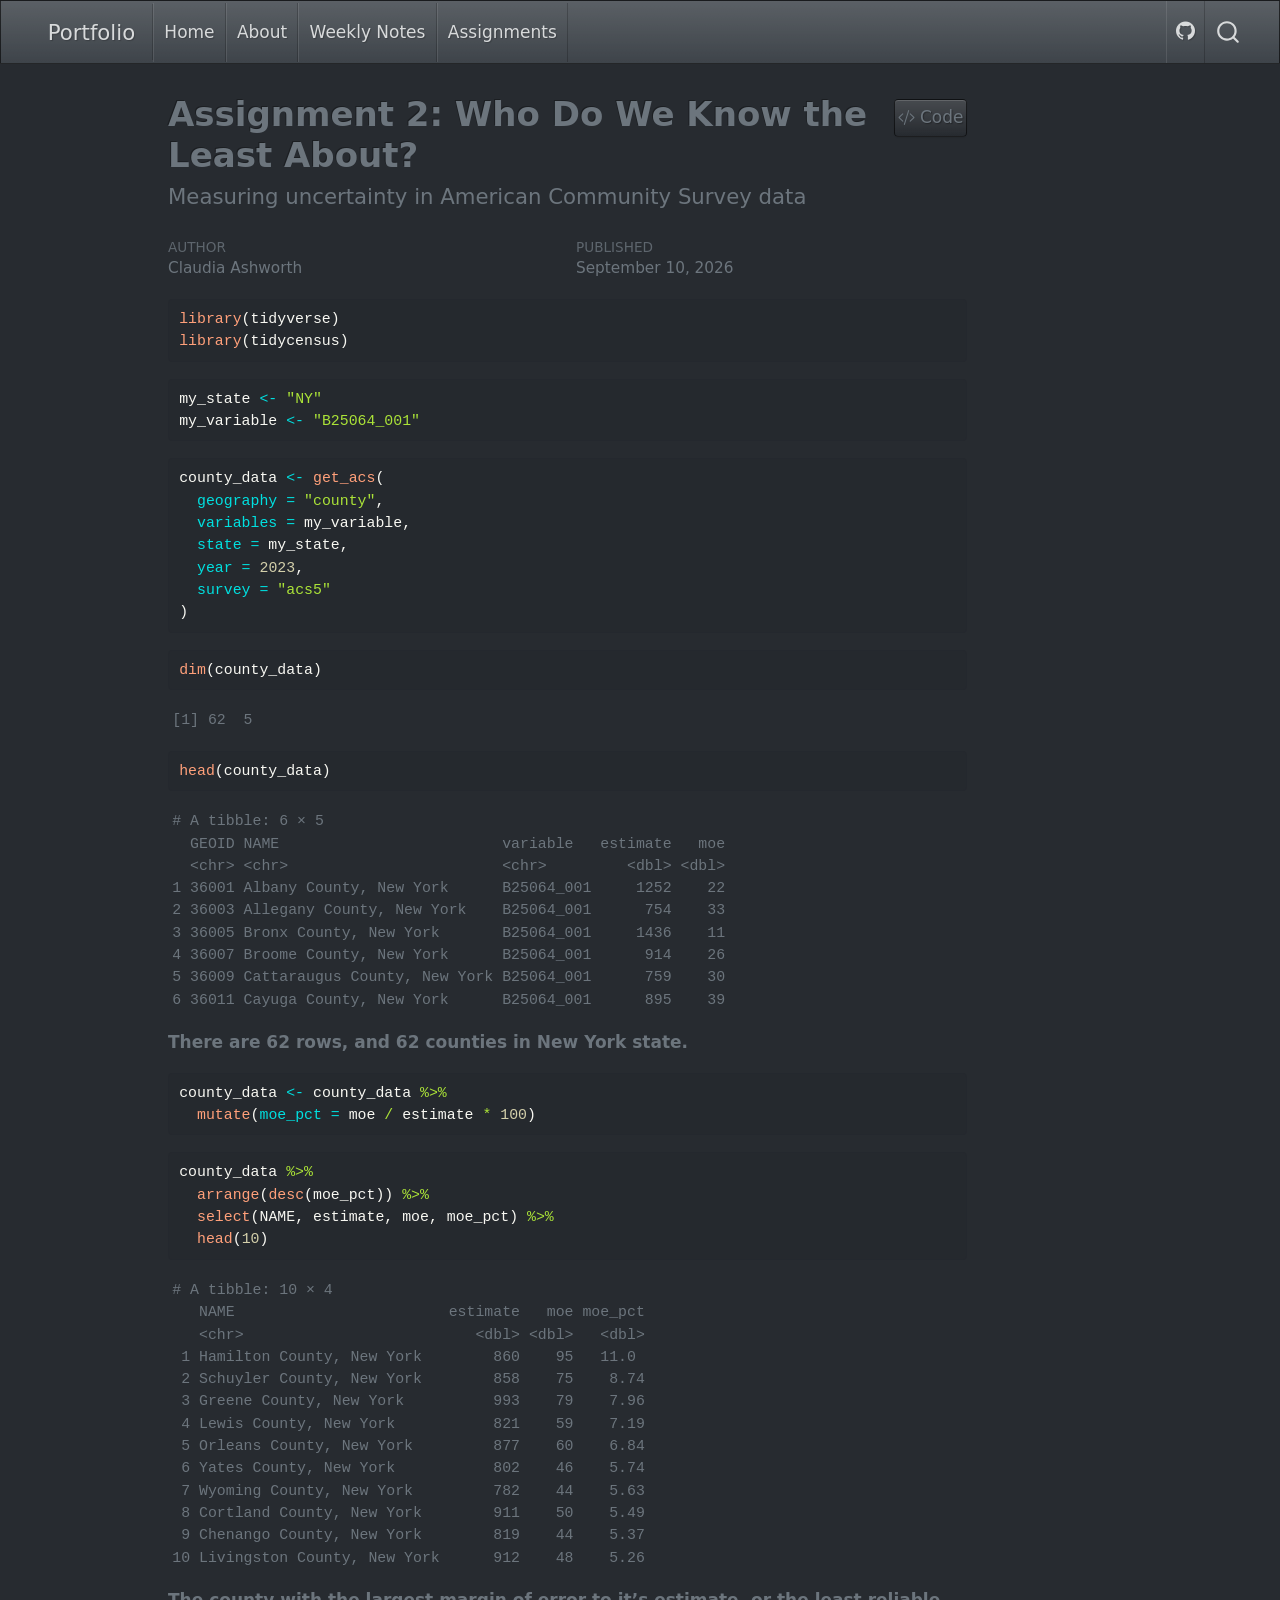
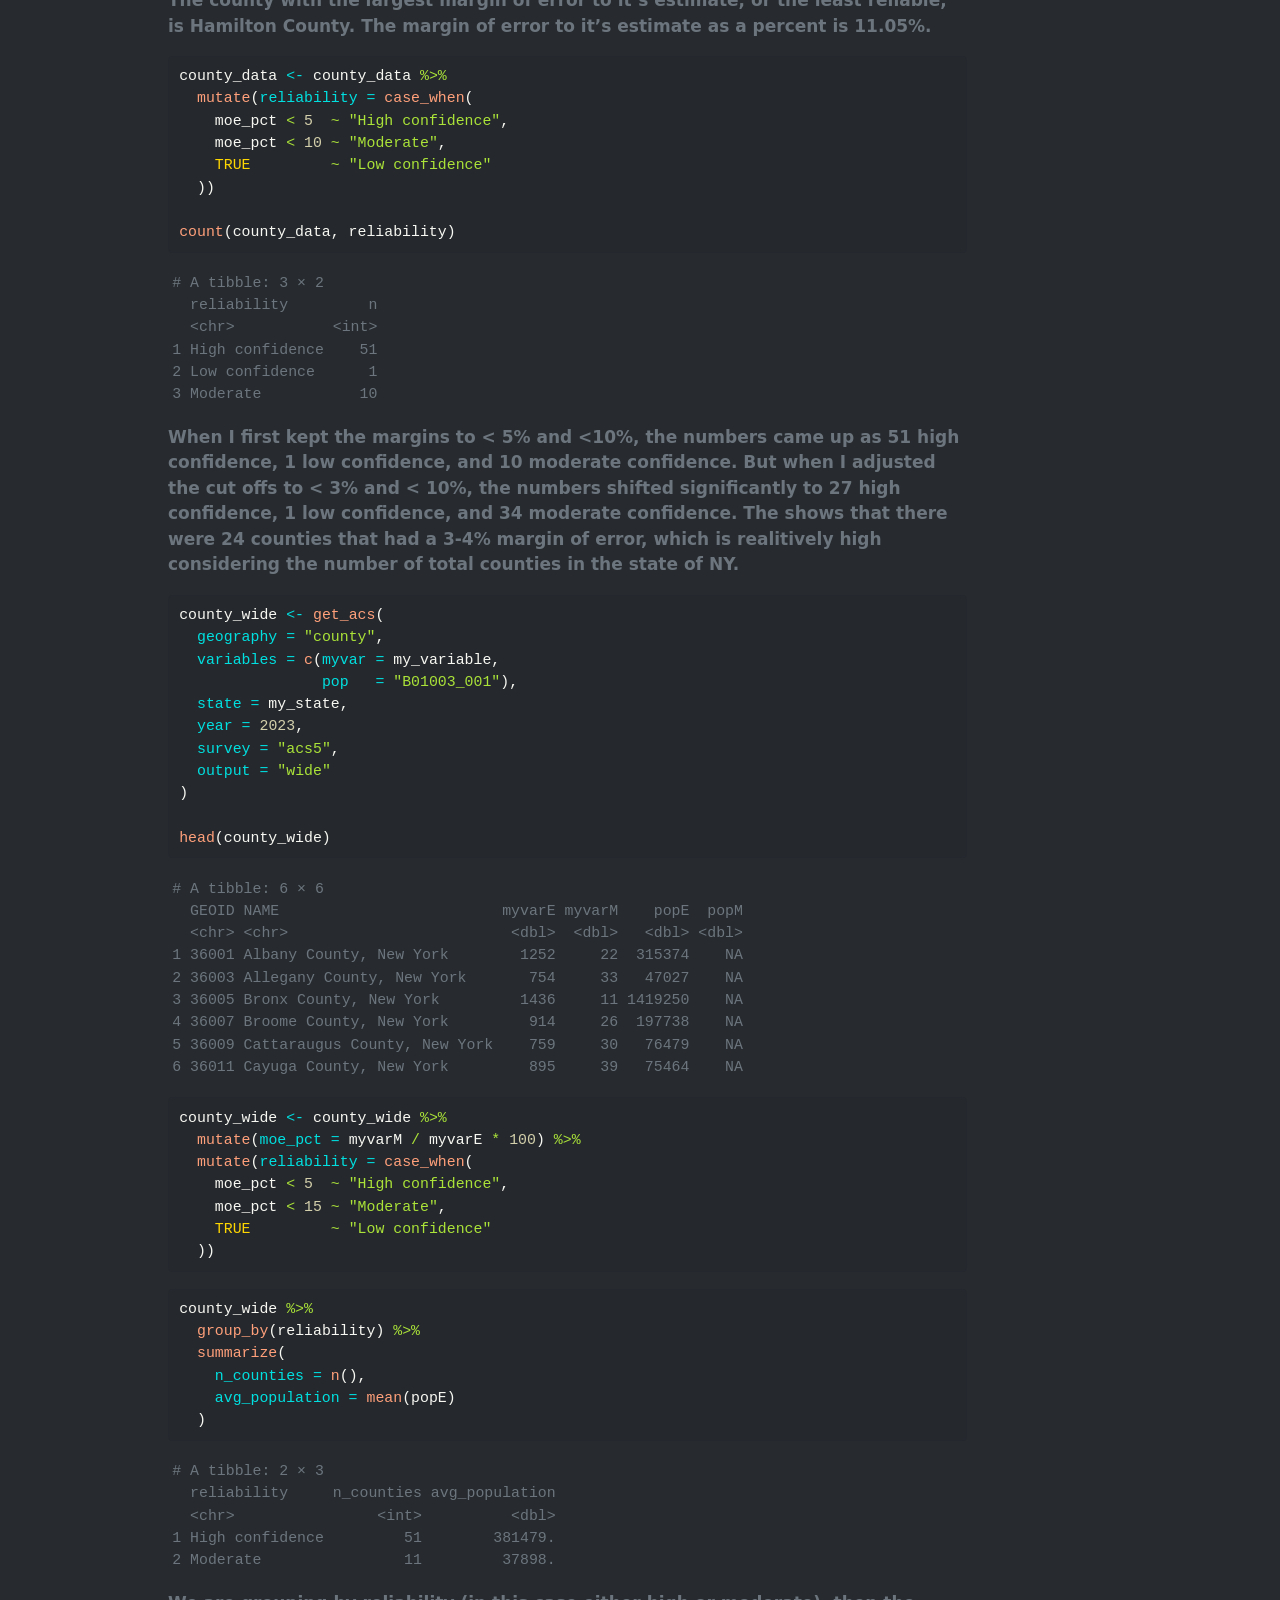
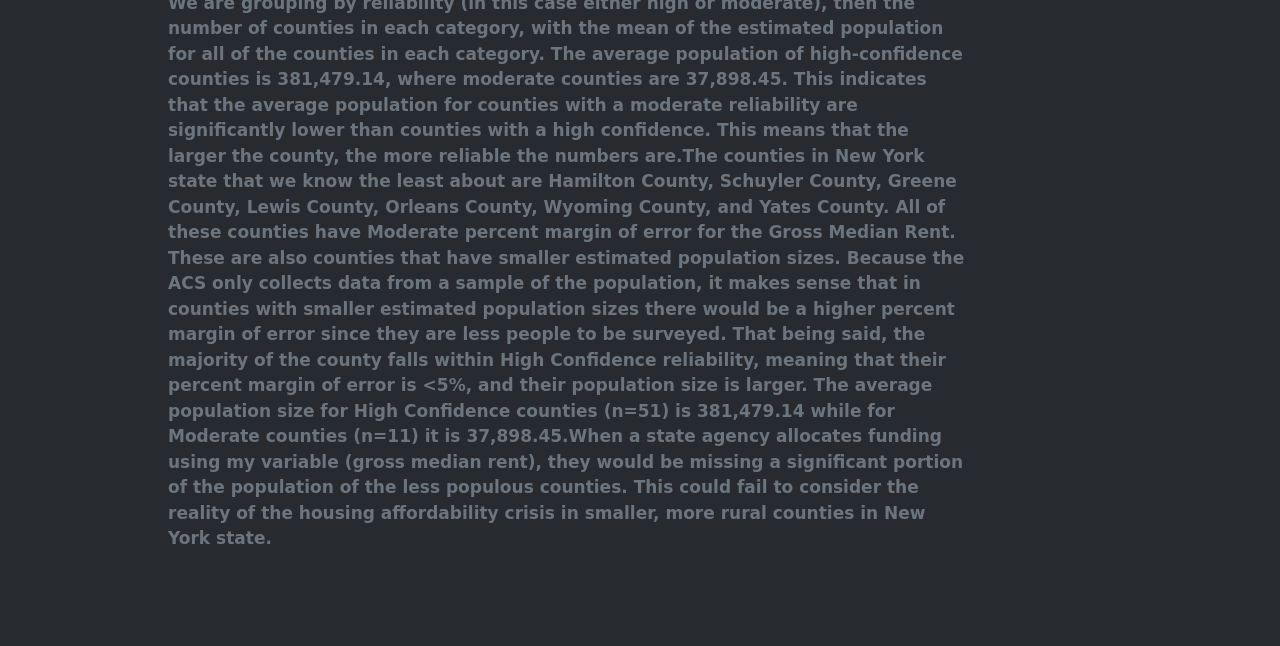
<file: docs/assignments/assignment2 .html>
<!DOCTYPE html>
<html xmlns="http://www.w3.org/1999/xhtml" lang="en" xml:lang="en"><head>

<meta charset="utf-8">
<meta name="generator" content="quarto-1.10.18">

<meta name="viewport" content="width=device-width, initial-scale=1.0, user-scalable=yes">

<meta name="author" content="Claudia Ashworth">
<meta name="dcterms.date" content="2026-09-10">

<title>Assignment 2: Who Do We Know the Least About? – Claudia Ashworth - MUSA 5080 Portfolio</title>
<style>
/* Default styles provided by pandoc.
** See https://pandoc.org/MANUAL.html#variables-for-html for config info.
*/
span.smallcaps{font-variant: small-caps;}
div.columns{display: flex; gap: 1.5em;}
div.column{flex: auto;}
@media screen {
div.columns{gap: min(4vw, 1.5em);}
div.column{overflow-x: auto;}
}
div.hanging-indent{margin-left: 1.5em; text-indent: -1.5em;}
ul.task-list{list-style: none;}
ul.task-list li input[type="checkbox"] {
  width: 0.8em;
  margin: 0 0.8em 0.2em -1em; /* quarto-specific, see https://github.com/quarto-dev/quarto-cli/issues/4556 */ 
  vertical-align: middle;
}
/* CSS for syntax highlighting */
html { -webkit-text-size-adjust: 100%; }
pre > code.sourceCode { white-space: pre; position: relative; }
pre > code.sourceCode > span { display: inline-block; line-height: 1.25; }
pre > code.sourceCode > span:empty { height: 1.2em; }
.sourceCode { overflow: visible; }
code.sourceCode > span { color: inherit; text-decoration: inherit; }
div.sourceCode { margin: 1em 0; }
pre.sourceCode { margin: 0; }
@media screen {
div.sourceCode { overflow: auto; }
}
@media print {
pre > code.sourceCode { white-space: pre-wrap; }
pre > code.sourceCode > span { text-indent: -5em; padding-left: 5em; }
}
pre.numberSource code
  { counter-reset: source-line 0; }
pre.numberSource code > span
  { position: relative; left: -4em; counter-increment: source-line; }
pre.numberSource code > span > a:first-child::before
  { content: counter(source-line);
    position: relative; left: -1em; text-align: right; vertical-align: baseline;
    border: none; display: inline-block;
    -webkit-touch-callout: none; -webkit-user-select: none;
    -khtml-user-select: none; -moz-user-select: none;
    -ms-user-select: none; user-select: none;
    padding: 0 4px; width: 4em;
  }
pre.numberSource { margin-left: 3em;  padding-left: 4px; }
div.sourceCode
  {   }
@media screen {
pre > code.sourceCode > span > a:first-child::before { text-decoration: underline; }
}
</style>


<script src="../site_libs/quarto-nav/quarto-nav.js"></script>
<script src="../site_libs/quarto-nav/headroom.min.js"></script>
<script src="../site_libs/clipboard/clipboard.min.js"></script>
<script src="../site_libs/quarto-search/autocomplete.umd.js"></script>
<script src="../site_libs/quarto-search/fuse.min.js"></script>
<script src="../site_libs/quarto-search/quarto-search.js"></script>
<meta name="quarto:offset" content="../">
<script src="../site_libs/quarto-html/quarto.js" type="module"></script>
<script src="../site_libs/quarto-html/tabsets/tabsets.js" type="module"></script>
<script src="../site_libs/quarto-html/popper.min.js"></script>
<script src="../site_libs/quarto-html/tippy.umd.min.js"></script>
<script src="../site_libs/quarto-html/anchor.min.js"></script>
<link href="../site_libs/quarto-html/tippy.css" rel="stylesheet">
<link href="../site_libs/quarto-html/quarto-syntax-highlighting-dark-b85bc7c33db8c58e0ec93c3465666fed.css" rel="stylesheet" id="quarto-text-highlighting-styles">
<script src="../site_libs/bootstrap/bootstrap.min.js"></script>
<link href="../site_libs/bootstrap/bootstrap-icons.css" rel="stylesheet">
<link href="../site_libs/bootstrap/bootstrap-b9d8a8ee537982bd23316c6cd2ca14cb.min.css" rel="stylesheet" append-hash="true" id="quarto-bootstrap" data-mode="dark">
<script id="quarto-search-options" type="application/json">{
  "location": "navbar",
  "copy-button": false,
  "collapse-after": 3,
  "panel-placement": "end",
  "type": "overlay",
  "limit": 50,
  "keyboard-shortcut": [
    "f",
    "/",
    "s"
  ],
  "show-item-context": false,
  "language": {
    "search-no-results-text": "No results",
    "search-matching-documents-text": "matching documents",
    "search-copy-link-title": "Copy link to search",
    "search-hide-matches-text": "Hide additional matches",
    "search-more-match-text": "more match in this document",
    "search-more-matches-text": "more matches in this document",
    "search-clear-button-title": "Clear",
    "search-text-placeholder": "",
    "search-detached-cancel-button-title": "Cancel",
    "search-submit-button-title": "Submit",
    "search-label": "Search"
  }
}</script>


</head>

<body class="nav-fixed quarto-light">

<div id="quarto-search-results"></div>
  <header id="quarto-header" class="headroom fixed-top">
    <nav class="navbar navbar-expand-lg " data-bs-theme="dark">
      <div class="navbar-container container-fluid">
      <div class="navbar-brand-container mx-auto">
    <a class="navbar-brand" href="../index.html">
    <span class="navbar-title">Portfolio</span>
    </a>
  </div>
            <div id="quarto-search" class="" title="Search"></div>
          <button class="navbar-toggler" type="button" data-bs-toggle="collapse" data-bs-target="#navbarCollapse" aria-controls="navbarCollapse" role="menu" aria-expanded="false" aria-label="Toggle navigation" onclick="if (window.quartoToggleHeadroom) { window.quartoToggleHeadroom(); }">
  <span class="navbar-toggler-icon"></span>
</button>
          <div class="collapse navbar-collapse" id="navbarCollapse">
            <ul class="navbar-nav navbar-nav-scroll me-auto">
  <li class="nav-item">
    <a class="nav-link" href="../index.html"> 
<span class="menu-text">Home</span></a>
  </li>  
  <li class="nav-item">
    <a class="nav-link" href="../about.html"> 
<span class="menu-text">About</span></a>
  </li>  
  <li class="nav-item">
    <a class="nav-link" href="../weekly-notes/index.html"> 
<span class="menu-text">Weekly Notes</span></a>
  </li>  
  <li class="nav-item">
    <a class="nav-link" href="../assignments/index.html"> 
<span class="menu-text">Assignments</span></a>
  </li>  
</ul>
            <ul class="navbar-nav navbar-nav-scroll ms-auto">
  <li class="nav-item compact">
    <a class="nav-link" href="https://github.com/clashworth/MUSA-5080-portfolio"> <i class="bi bi-github" role="img">
</i> 
<span class="menu-text"></span></a>
  </li>  
</ul>
          </div> <!-- /navcollapse -->
            <div class="quarto-navbar-tools">
</div>
      </div> <!-- /container-fluid -->
    </nav>
</header>
<!-- content -->
<div id="quarto-content" class="quarto-container page-columns page-rows-contents page-layout-article page-navbar">
<!-- sidebar -->
<!-- margin-sidebar -->
    <div id="quarto-margin-sidebar" class="sidebar margin-sidebar zindex-bottom">
        
    </div>
<!-- main -->
<main class="content" id="quarto-document-content">

<header id="title-block-header" class="quarto-title-block default">
<div class="quarto-title">
<div class="quarto-title-block"><div><h1 class="title">Assignment 2: Who Do We Know the Least About?</h1><button type="button" class="btn code-tools-button" id="quarto-code-tools-source"><i class="bi"></i> Code</button></div></div>
<p class="subtitle lead">Measuring uncertainty in American Community Survey data</p>
</div>



<div class="quarto-title-meta">

    <div>
    <div class="quarto-title-meta-heading">Author</div>
    <div class="quarto-title-meta-contents">
             <p>Claudia Ashworth </p>
          </div>
  </div>
    
    <div>
    <div class="quarto-title-meta-heading">Published</div>
    <div class="quarto-title-meta-contents">
      <p class="date">September 10, 2026</p>
    </div>
  </div>
  
    
  </div>
  


</header>


<div class="cell">
<div class="code-copy-outer-scaffold"><div class="sourceCode cell-code" id="cb1"><pre class="sourceCode r code-with-copy"><code class="sourceCode r"><span id="cb1-1"><a href="#cb1-1" aria-hidden="true" tabindex="-1"></a><span class="fu">library</span>(tidyverse)</span>
<span id="cb1-2"><a href="#cb1-2" aria-hidden="true" tabindex="-1"></a><span class="fu">library</span>(tidycensus)</span></code></pre></div><button title="Copy to Clipboard" class="code-copy-button"><i class="bi"></i></button></div>
</div>
<div class="cell">
<div class="code-copy-outer-scaffold"><div class="sourceCode cell-code" id="cb2"><pre class="sourceCode r code-with-copy"><code class="sourceCode r"><span id="cb2-1"><a href="#cb2-1" aria-hidden="true" tabindex="-1"></a>my_state <span class="ot">&lt;-</span> <span class="st">"NY"</span></span>
<span id="cb2-2"><a href="#cb2-2" aria-hidden="true" tabindex="-1"></a>my_variable <span class="ot">&lt;-</span> <span class="st">"B25064_001"</span></span></code></pre></div><button title="Copy to Clipboard" class="code-copy-button"><i class="bi"></i></button></div>
</div>
<div class="cell">
<div class="code-copy-outer-scaffold"><div class="sourceCode cell-code" id="cb3"><pre class="sourceCode r code-with-copy"><code class="sourceCode r"><span id="cb3-1"><a href="#cb3-1" aria-hidden="true" tabindex="-1"></a>county_data <span class="ot">&lt;-</span> <span class="fu">get_acs</span>(</span>
<span id="cb3-2"><a href="#cb3-2" aria-hidden="true" tabindex="-1"></a>  <span class="at">geography =</span> <span class="st">"county"</span>,</span>
<span id="cb3-3"><a href="#cb3-3" aria-hidden="true" tabindex="-1"></a>  <span class="at">variables =</span> my_variable,</span>
<span id="cb3-4"><a href="#cb3-4" aria-hidden="true" tabindex="-1"></a>  <span class="at">state =</span> my_state,</span>
<span id="cb3-5"><a href="#cb3-5" aria-hidden="true" tabindex="-1"></a>  <span class="at">year =</span> <span class="dv">2023</span>,</span>
<span id="cb3-6"><a href="#cb3-6" aria-hidden="true" tabindex="-1"></a>  <span class="at">survey =</span> <span class="st">"acs5"</span></span>
<span id="cb3-7"><a href="#cb3-7" aria-hidden="true" tabindex="-1"></a>)</span></code></pre></div><button title="Copy to Clipboard" class="code-copy-button"><i class="bi"></i></button></div>
</div>
<div class="cell">
<div class="code-copy-outer-scaffold"><div class="sourceCode cell-code" id="cb4"><pre class="sourceCode r code-with-copy"><code class="sourceCode r"><span id="cb4-1"><a href="#cb4-1" aria-hidden="true" tabindex="-1"></a><span class="fu">dim</span>(county_data)</span></code></pre></div><button title="Copy to Clipboard" class="code-copy-button"><i class="bi"></i></button></div>
<div class="cell-output cell-output-stdout">
<pre><code>[1] 62  5</code></pre>
</div>
<div class="code-copy-outer-scaffold"><div class="sourceCode cell-code" id="cb6"><pre class="sourceCode r code-with-copy"><code class="sourceCode r"><span id="cb6-1"><a href="#cb6-1" aria-hidden="true" tabindex="-1"></a><span class="fu">head</span>(county_data)</span></code></pre></div><button title="Copy to Clipboard" class="code-copy-button"><i class="bi"></i></button></div>
<div class="cell-output cell-output-stdout">
<pre><code># A tibble: 6 × 5
  GEOID NAME                         variable   estimate   moe
  &lt;chr&gt; &lt;chr&gt;                        &lt;chr&gt;         &lt;dbl&gt; &lt;dbl&gt;
1 36001 Albany County, New York      B25064_001     1252    22
2 36003 Allegany County, New York    B25064_001      754    33
3 36005 Bronx County, New York       B25064_001     1436    11
4 36007 Broome County, New York      B25064_001      914    26
5 36009 Cattaraugus County, New York B25064_001      759    30
6 36011 Cayuga County, New York      B25064_001      895    39</code></pre>
</div>
</div>
<p><strong>There are 62 rows, and 62 counties in New York state.</strong></p>
<div class="cell">
<div class="code-copy-outer-scaffold"><div class="sourceCode cell-code" id="cb8"><pre class="sourceCode r code-with-copy"><code class="sourceCode r"><span id="cb8-1"><a href="#cb8-1" aria-hidden="true" tabindex="-1"></a>county_data <span class="ot">&lt;-</span> county_data <span class="sc">%&gt;%</span></span>
<span id="cb8-2"><a href="#cb8-2" aria-hidden="true" tabindex="-1"></a>  <span class="fu">mutate</span>(<span class="at">moe_pct =</span> moe <span class="sc">/</span> estimate <span class="sc">*</span> <span class="dv">100</span>)</span></code></pre></div><button title="Copy to Clipboard" class="code-copy-button"><i class="bi"></i></button></div>
</div>
<div class="cell">
<div class="code-copy-outer-scaffold"><div class="sourceCode cell-code" id="cb9"><pre class="sourceCode r code-with-copy"><code class="sourceCode r"><span id="cb9-1"><a href="#cb9-1" aria-hidden="true" tabindex="-1"></a>county_data <span class="sc">%&gt;%</span></span>
<span id="cb9-2"><a href="#cb9-2" aria-hidden="true" tabindex="-1"></a>  <span class="fu">arrange</span>(<span class="fu">desc</span>(moe_pct)) <span class="sc">%&gt;%</span></span>
<span id="cb9-3"><a href="#cb9-3" aria-hidden="true" tabindex="-1"></a>  <span class="fu">select</span>(NAME, estimate, moe, moe_pct) <span class="sc">%&gt;%</span></span>
<span id="cb9-4"><a href="#cb9-4" aria-hidden="true" tabindex="-1"></a>  <span class="fu">head</span>(<span class="dv">10</span>)</span></code></pre></div><button title="Copy to Clipboard" class="code-copy-button"><i class="bi"></i></button></div>
<div class="cell-output cell-output-stdout">
<pre><code># A tibble: 10 × 4
   NAME                        estimate   moe moe_pct
   &lt;chr&gt;                          &lt;dbl&gt; &lt;dbl&gt;   &lt;dbl&gt;
 1 Hamilton County, New York        860    95   11.0 
 2 Schuyler County, New York        858    75    8.74
 3 Greene County, New York          993    79    7.96
 4 Lewis County, New York           821    59    7.19
 5 Orleans County, New York         877    60    6.84
 6 Yates County, New York           802    46    5.74
 7 Wyoming County, New York         782    44    5.63
 8 Cortland County, New York        911    50    5.49
 9 Chenango County, New York        819    44    5.37
10 Livingston County, New York      912    48    5.26</code></pre>
</div>
</div>
<p><strong>The county with the largest margin of error to it’s estimate, or the least reliable, is Hamilton County. The margin of error to it’s estimate as a percent is 11.05%.</strong></p>
<div class="cell">
<div class="code-copy-outer-scaffold"><div class="sourceCode cell-code" id="cb11"><pre class="sourceCode r code-with-copy"><code class="sourceCode r"><span id="cb11-1"><a href="#cb11-1" aria-hidden="true" tabindex="-1"></a>county_data <span class="ot">&lt;-</span> county_data <span class="sc">%&gt;%</span></span>
<span id="cb11-2"><a href="#cb11-2" aria-hidden="true" tabindex="-1"></a>  <span class="fu">mutate</span>(<span class="at">reliability =</span> <span class="fu">case_when</span>(</span>
<span id="cb11-3"><a href="#cb11-3" aria-hidden="true" tabindex="-1"></a>    moe_pct <span class="sc">&lt;</span> <span class="dv">5</span>  <span class="sc">~</span> <span class="st">"High confidence"</span>,</span>
<span id="cb11-4"><a href="#cb11-4" aria-hidden="true" tabindex="-1"></a>    moe_pct <span class="sc">&lt;</span> <span class="dv">10</span> <span class="sc">~</span> <span class="st">"Moderate"</span>,</span>
<span id="cb11-5"><a href="#cb11-5" aria-hidden="true" tabindex="-1"></a>    <span class="cn">TRUE</span>         <span class="sc">~</span> <span class="st">"Low confidence"</span></span>
<span id="cb11-6"><a href="#cb11-6" aria-hidden="true" tabindex="-1"></a>  ))</span>
<span id="cb11-7"><a href="#cb11-7" aria-hidden="true" tabindex="-1"></a></span>
<span id="cb11-8"><a href="#cb11-8" aria-hidden="true" tabindex="-1"></a><span class="fu">count</span>(county_data, reliability)</span></code></pre></div><button title="Copy to Clipboard" class="code-copy-button"><i class="bi"></i></button></div>
<div class="cell-output cell-output-stdout">
<pre><code># A tibble: 3 × 2
  reliability         n
  &lt;chr&gt;           &lt;int&gt;
1 High confidence    51
2 Low confidence      1
3 Moderate           10</code></pre>
</div>
</div>
<p><strong>When I first kept the margins to &lt; 5% and &lt;10%, the numbers came up as 51 high confidence, 1 low confidence, and 10 moderate confidence. But when I adjusted the cut offs to &lt; 3% and &lt; 10%, the numbers shifted significantly to 27 high confidence, 1 low confidence, and 34 moderate confidence. The shows that there were 24 counties that had a 3-4% margin of error, which is realitively high considering the number of total counties in the state of NY. </strong></p>
<div class="cell">
<div class="code-copy-outer-scaffold"><div class="sourceCode cell-code" id="cb13"><pre class="sourceCode r code-with-copy"><code class="sourceCode r"><span id="cb13-1"><a href="#cb13-1" aria-hidden="true" tabindex="-1"></a>county_wide <span class="ot">&lt;-</span> <span class="fu">get_acs</span>(</span>
<span id="cb13-2"><a href="#cb13-2" aria-hidden="true" tabindex="-1"></a>  <span class="at">geography =</span> <span class="st">"county"</span>,</span>
<span id="cb13-3"><a href="#cb13-3" aria-hidden="true" tabindex="-1"></a>  <span class="at">variables =</span> <span class="fu">c</span>(<span class="at">myvar =</span> my_variable,</span>
<span id="cb13-4"><a href="#cb13-4" aria-hidden="true" tabindex="-1"></a>                <span class="at">pop   =</span> <span class="st">"B01003_001"</span>),</span>
<span id="cb13-5"><a href="#cb13-5" aria-hidden="true" tabindex="-1"></a>  <span class="at">state =</span> my_state,</span>
<span id="cb13-6"><a href="#cb13-6" aria-hidden="true" tabindex="-1"></a>  <span class="at">year =</span> <span class="dv">2023</span>,</span>
<span id="cb13-7"><a href="#cb13-7" aria-hidden="true" tabindex="-1"></a>  <span class="at">survey =</span> <span class="st">"acs5"</span>,</span>
<span id="cb13-8"><a href="#cb13-8" aria-hidden="true" tabindex="-1"></a>  <span class="at">output =</span> <span class="st">"wide"</span></span>
<span id="cb13-9"><a href="#cb13-9" aria-hidden="true" tabindex="-1"></a>)</span>
<span id="cb13-10"><a href="#cb13-10" aria-hidden="true" tabindex="-1"></a></span>
<span id="cb13-11"><a href="#cb13-11" aria-hidden="true" tabindex="-1"></a><span class="fu">head</span>(county_wide)</span></code></pre></div><button title="Copy to Clipboard" class="code-copy-button"><i class="bi"></i></button></div>
<div class="cell-output cell-output-stdout">
<pre><code># A tibble: 6 × 6
  GEOID NAME                         myvarE myvarM    popE  popM
  &lt;chr&gt; &lt;chr&gt;                         &lt;dbl&gt;  &lt;dbl&gt;   &lt;dbl&gt; &lt;dbl&gt;
1 36001 Albany County, New York        1252     22  315374    NA
2 36003 Allegany County, New York       754     33   47027    NA
3 36005 Bronx County, New York         1436     11 1419250    NA
4 36007 Broome County, New York         914     26  197738    NA
5 36009 Cattaraugus County, New York    759     30   76479    NA
6 36011 Cayuga County, New York         895     39   75464    NA</code></pre>
</div>
</div>
<div class="cell">
<div class="code-copy-outer-scaffold"><div class="sourceCode cell-code" id="cb15"><pre class="sourceCode r code-with-copy"><code class="sourceCode r"><span id="cb15-1"><a href="#cb15-1" aria-hidden="true" tabindex="-1"></a>county_wide <span class="ot">&lt;-</span> county_wide <span class="sc">%&gt;%</span></span>
<span id="cb15-2"><a href="#cb15-2" aria-hidden="true" tabindex="-1"></a>  <span class="fu">mutate</span>(<span class="at">moe_pct =</span> myvarM <span class="sc">/</span> myvarE <span class="sc">*</span> <span class="dv">100</span>) <span class="sc">%&gt;%</span></span>
<span id="cb15-3"><a href="#cb15-3" aria-hidden="true" tabindex="-1"></a>  <span class="fu">mutate</span>(<span class="at">reliability =</span> <span class="fu">case_when</span>(</span>
<span id="cb15-4"><a href="#cb15-4" aria-hidden="true" tabindex="-1"></a>    moe_pct <span class="sc">&lt;</span> <span class="dv">5</span>  <span class="sc">~</span> <span class="st">"High confidence"</span>,</span>
<span id="cb15-5"><a href="#cb15-5" aria-hidden="true" tabindex="-1"></a>    moe_pct <span class="sc">&lt;</span> <span class="dv">15</span> <span class="sc">~</span> <span class="st">"Moderate"</span>,</span>
<span id="cb15-6"><a href="#cb15-6" aria-hidden="true" tabindex="-1"></a>    <span class="cn">TRUE</span>         <span class="sc">~</span> <span class="st">"Low confidence"</span></span>
<span id="cb15-7"><a href="#cb15-7" aria-hidden="true" tabindex="-1"></a>  ))</span></code></pre></div><button title="Copy to Clipboard" class="code-copy-button"><i class="bi"></i></button></div>
</div>
<div class="cell">
<div class="code-copy-outer-scaffold"><div class="sourceCode cell-code" id="cb16"><pre class="sourceCode r code-with-copy"><code class="sourceCode r"><span id="cb16-1"><a href="#cb16-1" aria-hidden="true" tabindex="-1"></a>county_wide <span class="sc">%&gt;%</span></span>
<span id="cb16-2"><a href="#cb16-2" aria-hidden="true" tabindex="-1"></a>  <span class="fu">group_by</span>(reliability) <span class="sc">%&gt;%</span></span>
<span id="cb16-3"><a href="#cb16-3" aria-hidden="true" tabindex="-1"></a>  <span class="fu">summarize</span>(</span>
<span id="cb16-4"><a href="#cb16-4" aria-hidden="true" tabindex="-1"></a>    <span class="at">n_counties =</span> <span class="fu">n</span>(),</span>
<span id="cb16-5"><a href="#cb16-5" aria-hidden="true" tabindex="-1"></a>    <span class="at">avg_population =</span> <span class="fu">mean</span>(popE)</span>
<span id="cb16-6"><a href="#cb16-6" aria-hidden="true" tabindex="-1"></a>  )</span></code></pre></div><button title="Copy to Clipboard" class="code-copy-button"><i class="bi"></i></button></div>
<div class="cell-output cell-output-stdout">
<pre><code># A tibble: 2 × 3
  reliability     n_counties avg_population
  &lt;chr&gt;                &lt;int&gt;          &lt;dbl&gt;
1 High confidence         51        381479.
2 Moderate                11         37898.</code></pre>
</div>
</div>
<p><strong>We are grouping by reliability (in this case either high or moderate), then the number of counties in each category, with the mean of the estimated population for all of the counties in each category. The average population of high-confidence counties is 381,479.14, where moderate counties are 37,898.45. This indicates that the average population for counties with a moderate reliability are significantly lower than counties with a high confidence. This means that the larger the county, the more reliable the numbers are.The counties in New York state that we know the least about are Hamilton County, Schuyler County, Greene County, Lewis County, Orleans County, Wyoming County, and Yates County. All of these counties have Moderate percent margin of error for the Gross Median Rent. These are also counties that have smaller estimated population sizes. Because the ACS only collects data from a sample of the population, it makes sense that in counties with smaller estimated population sizes there would be a higher percent margin of error since they are less people to be surveyed. That being said, the majority of the county falls within High Confidence reliability, meaning that their percent margin of error is &lt;5%, and their population size is larger. The average population size for High Confidence counties (n=51) is 381,479.14 while for Moderate counties (n=11) it is 37,898.45.When a state agency allocates funding using my variable (gross median rent), they would be missing a significant portion of the population of the less populous counties. This could fail to consider the reality of the housing affordability crisis in smaller, more rural counties in New York state.</strong></p>


<!-- -->


</main> <!-- /main -->
<script id="quarto-html-after-body" type="application/javascript">
  window.document.addEventListener("DOMContentLoaded", function (event) {
    const icon = "";
    const anchorJS = new window.AnchorJS();
    anchorJS.options = {
      placement: 'right',
      icon: icon
    };
    anchorJS.add('.anchored');
    const isCodeAnnotation = (el) => {
      for (const clz of el.classList) {
        if (clz.startsWith('code-annotation-')) {                     
          return true;
        }
      }
      return false;
    }
    const onCopySuccess = function(e) {
      // button target
      const button = e.trigger;
      // don't keep focus
      button.blur();
      // flash "checked"
      button.classList.add('code-copy-button-checked');
      var currentTitle = button.getAttribute("title");
      button.setAttribute("title", "Copied!");
      let tooltip;
      if (window.bootstrap) {
        button.setAttribute("data-bs-toggle", "tooltip");
        button.setAttribute("data-bs-placement", "left");
        button.setAttribute("data-bs-title", "Copied!");
        tooltip = new bootstrap.Tooltip(button, 
          { trigger: "manual", 
            customClass: "code-copy-button-tooltip",
            offset: [0, -8]});
        tooltip.show();    
      }
      setTimeout(function() {
        if (tooltip) {
          tooltip.hide();
          button.removeAttribute("data-bs-title");
          button.removeAttribute("data-bs-toggle");
          button.removeAttribute("data-bs-placement");
        }
        button.setAttribute("title", currentTitle);
        button.classList.remove('code-copy-button-checked');
      }, 1000);
      // clear code selection
      e.clearSelection();
    }
    const getTextToCopy = function(trigger) {
      const outerScaffold = trigger.parentElement.cloneNode(true);
      const codeEl = outerScaffold.querySelector('code');
      for (const childEl of codeEl.children) {
        if (isCodeAnnotation(childEl)) {
          childEl.remove();
        }
      }
      return codeEl.innerText;
    }
    const clipboard = new window.ClipboardJS('.code-copy-button:not([data-in-quarto-modal])', {
      text: getTextToCopy
    });
    clipboard.on('success', onCopySuccess);
    if (window.document.getElementById('quarto-embedded-source-code-modal')) {
      const clipboardModal = new window.ClipboardJS('.code-copy-button[data-in-quarto-modal]', {
        text: getTextToCopy,
        container: window.document.getElementById('quarto-embedded-source-code-modal')
      });
      clipboardModal.on('success', onCopySuccess);
    }
    const viewSource = window.document.getElementById('quarto-view-source') ||
                       window.document.getElementById('quarto-code-tools-source');
    if (viewSource) {
      const sourceUrl = viewSource.getAttribute("data-quarto-source-url");
      viewSource.addEventListener("click", function(e) {
        if (sourceUrl) {
          // rstudio viewer pane
          if (/\bcapabilities=\b/.test(window.location)) {
            window.open(sourceUrl);
          } else {
            window.location.href = sourceUrl;
          }
        } else {
          const modal = new bootstrap.Modal(document.getElementById('quarto-embedded-source-code-modal'));
          modal.show();
        }
        return false;
      });
    }
    function toggleCodeHandler(show) {
      return function(e) {
        const cellDetails = window.document.querySelectorAll(".cell details.code-fold");
        for (let i=0; i<cellDetails.length; i++) {
          const details = cellDetails[i];
          if (show) {
            details.open = true;
          } else {
            details.removeAttribute("open");
          }
        }
        const cellCodeDivs = window.document.querySelectorAll(".cell div.sourceCode.cell-code");
        const fromCls = show ? "hidden" : "unhidden";
        const toCls = show ? "unhidden" : "hidden";
        for (let i=0; i<cellCodeDivs.length; i++) {
          const codeDiv = cellCodeDivs[i];
          if (codeDiv.classList.contains(fromCls)) {
            codeDiv.classList.remove(fromCls);
            codeDiv.classList.add(toCls);
          } 
        }
        return false;
      }
    }
    const hideAllCode = window.document.getElementById("quarto-hide-all-code");
    if (hideAllCode) {
      hideAllCode.addEventListener("click", toggleCodeHandler(false));
    }
    const showAllCode = window.document.getElementById("quarto-show-all-code");
    if (showAllCode) {
      showAllCode.addEventListener("click", toggleCodeHandler(true));
    }
      var localhostRegex = new RegExp(/^(?:http|https):\/\/localhost\:?[0-9]*\//);
      var mailtoRegex = new RegExp(/^mailto:/);
        var filterRegex = new RegExp('/' + window.location.host + '/');
      var isInternal = (href) => {
          return filterRegex.test(href) || localhostRegex.test(href) || mailtoRegex.test(href);
      }
      // Inspect non-navigation links and adorn them if external
     var links = window.document.querySelectorAll('a[href]:not(.nav-link):not(.navbar-brand):not(.toc-action):not(.sidebar-link):not(.sidebar-item-toggle):not(.pagination-link):not(.no-external):not([aria-hidden]):not(.dropdown-item):not(.quarto-navigation-tool):not(.about-link)');
      for (var i=0; i<links.length; i++) {
        const link = links[i];
        if (!isInternal(link.href)) {
          // undo the damage that might have been done by quarto-nav.js in the case of
          // links that we want to consider external
          if (link.dataset.originalHref !== undefined) {
            link.href = link.dataset.originalHref;
          }
        }
      }
    function tippyHover(el, contentFn, onTriggerFn, onUntriggerFn) {
      const config = {
        allowHTML: true,
        maxWidth: 500,
        delay: 100,
        arrow: false,
        appendTo: function(el) {
            return el.parentElement;
        },
        interactive: true,
        interactiveBorder: 10,
        theme: 'quarto',
        placement: 'bottom-start',
      };
      if (contentFn) {
        config.content = contentFn;
      }
      if (onTriggerFn) {
        config.onTrigger = onTriggerFn;
      }
      if (onUntriggerFn) {
        config.onUntrigger = onUntriggerFn;
      }
      window.tippy(el, config); 
    }
    const noterefs = window.document.querySelectorAll('a[role="doc-noteref"]');
    for (var i=0; i<noterefs.length; i++) {
      const ref = noterefs[i];
      tippyHover(ref, function() {
        // use id or data attribute instead here
        let href = ref.getAttribute('data-footnote-href') || ref.getAttribute('href');
        try { href = new URL(href).hash; } catch {}
        const id = href.replace(/^#\/?/, "");
        const note = window.document.getElementById(id);
        if (note) {
          return note.innerHTML;
        } else {
          return "";
        }
      });
    }
    const xrefs = window.document.querySelectorAll('a.quarto-xref');
    const processXRef = (id, note) => {
      // Strip column container classes
      const stripColumnClz = (el) => {
        el.classList.remove("page-full", "page-columns");
        if (el.children) {
          for (const child of el.children) {
            stripColumnClz(child);
          }
        }
      }
      stripColumnClz(note)
      if (id === null || id.startsWith('sec-')) {
        // Special case sections, only their first couple elements
        const container = document.createElement("div");
        if (note.children && note.children.length > 2) {
          container.appendChild(note.children[0].cloneNode(true));
          for (let i = 1; i < note.children.length; i++) {
            const child = note.children[i];
            if (child.tagName === "P" && child.innerText === "") {
              continue;
            } else {
              container.appendChild(child.cloneNode(true));
              break;
            }
          }
          if (window.Quarto?.typesetMath) {
            window.Quarto.typesetMath(container);
          }
          return container.innerHTML
        } else {
          if (window.Quarto?.typesetMath) {
            window.Quarto.typesetMath(note);
          }
          return note.innerHTML;
        }
      } else {
        // Remove any anchor links if they are present
        const anchorLink = note.querySelector('a.anchorjs-link');
        if (anchorLink) {
          anchorLink.remove();
        }
        if (window.Quarto?.typesetMath) {
          window.Quarto.typesetMath(note);
        }
        if (note.classList.contains("callout")) {
          return note.outerHTML;
        } else {
          return note.innerHTML;
        }
      }
    }
    for (var i=0; i<xrefs.length; i++) {
      const xref = xrefs[i];
      tippyHover(xref, undefined, function(instance) {
        instance.disable();
        let url = xref.getAttribute('href');
        let hash = undefined; 
        if (url.startsWith('#')) {
          hash = url;
        } else {
          try { hash = new URL(url).hash; } catch {}
        }
        if (hash) {
          const id = hash.replace(/^#\/?/, "");
          const note = window.document.getElementById(id);
          if (note !== null) {
            try {
              const html = processXRef(id, note.cloneNode(true));
              instance.setContent(html);
            } finally {
              instance.enable();
              instance.show();
            }
          } else {
            // See if we can fetch this
            fetch(url.split('#')[0])
            .then(res => res.text())
            .then(html => {
              const parser = new DOMParser();
              const htmlDoc = parser.parseFromString(html, "text/html");
              const note = htmlDoc.getElementById(id);
              if (note !== null) {
                const html = processXRef(id, note);
                instance.setContent(html);
              } 
            }).finally(() => {
              instance.enable();
              instance.show();
            });
          }
        } else {
          // See if we can fetch a full url (with no hash to target)
          // This is a special case and we should probably do some content thinning / targeting
          fetch(url)
          .then(res => res.text())
          .then(html => {
            const parser = new DOMParser();
            const htmlDoc = parser.parseFromString(html, "text/html");
            const note = htmlDoc.querySelector('main.content');
            if (note !== null) {
              // This should only happen for chapter cross references
              // (since there is no id in the URL)
              // remove the first header
              if (note.children.length > 0 && note.children[0].tagName === "HEADER") {
                note.children[0].remove();
              }
              const html = processXRef(null, note);
              instance.setContent(html);
            } 
          }).finally(() => {
            instance.enable();
            instance.show();
          });
        }
      }, function(instance) {
      });
    }
        let selectedAnnoteEl;
        const selectorForAnnotation = ( cell, annotation) => {
          let cellAttr = 'data-code-cell="' + cell + '"';
          let lineAttr = 'data-code-annotation="' +  annotation + '"';
          const selector = 'span[' + cellAttr + '][' + lineAttr + ']';
          return selector;
        }
        const selectCodeLines = (annoteEl) => {
          const doc = window.document;
          const targetCell = annoteEl.getAttribute("data-target-cell");
          const targetAnnotation = annoteEl.getAttribute("data-target-annotation");
          const annoteSpan = window.document.querySelector(selectorForAnnotation(targetCell, targetAnnotation));
          const lines = annoteSpan.getAttribute("data-code-lines").split(",");
          const lineIds = lines.map((line) => {
            return targetCell + "-" + line;
          })
          let top = null;
          let height = null;
          let parent = null;
          if (lineIds.length > 0) {
              //compute the position of the single el (top and bottom and make a div)
              const el = window.document.getElementById(lineIds[0]);
              top = el.offsetTop;
              height = el.offsetHeight;
              parent = el.parentElement.parentElement;
            if (lineIds.length > 1) {
              const lastEl = window.document.getElementById(lineIds[lineIds.length - 1]);
              const bottom = lastEl.offsetTop + lastEl.offsetHeight;
              height = bottom - top;
            }
            if (top !== null && height !== null && parent !== null) {
              // cook up a div (if necessary) and position it 
              let div = window.document.getElementById("code-annotation-line-highlight");
              if (div === null) {
                div = window.document.createElement("div");
                div.setAttribute("id", "code-annotation-line-highlight");
                div.style.position = 'absolute';
                parent.appendChild(div);
              }
              div.style.top = top - 2 + "px";
              div.style.height = height + 4 + "px";
              div.style.left = 0;
              let gutterDiv = window.document.getElementById("code-annotation-line-highlight-gutter");
              if (gutterDiv === null) {
                gutterDiv = window.document.createElement("div");
                gutterDiv.setAttribute("id", "code-annotation-line-highlight-gutter");
                gutterDiv.style.position = 'absolute';
                const codeCell = window.document.getElementById(targetCell);
                const gutter = codeCell.querySelector('.code-annotation-gutter');
                gutter.appendChild(gutterDiv);
              }
              gutterDiv.style.top = top - 2 + "px";
              gutterDiv.style.height = height + 4 + "px";
            }
            selectedAnnoteEl = annoteEl;
          }
        };
        const unselectCodeLines = () => {
          const elementsIds = ["code-annotation-line-highlight", "code-annotation-line-highlight-gutter"];
          elementsIds.forEach((elId) => {
            const div = window.document.getElementById(elId);
            if (div) {
              div.remove();
            }
          });
          selectedAnnoteEl = undefined;
        };
          // Handle positioning of the toggle
      window.addEventListener(
        "resize",
        throttle(() => {
          elRect = undefined;
          if (selectedAnnoteEl) {
            selectCodeLines(selectedAnnoteEl);
          }
        }, 10)
      );
      function throttle(fn, ms) {
      let throttle = false;
      let timer;
        return (...args) => {
          if(!throttle) { // first call gets through
              fn.apply(this, args);
              throttle = true;
          } else { // all the others get throttled
              if(timer) clearTimeout(timer); // cancel #2
              timer = setTimeout(() => {
                fn.apply(this, args);
                timer = throttle = false;
              }, ms);
          }
        };
      }
        // Attach click handler to the DT
        const annoteDls = window.document.querySelectorAll('dt[data-target-cell]');
        for (const annoteDlNode of annoteDls) {
          annoteDlNode.addEventListener('click', (event) => {
            const clickedEl = event.target;
            if (clickedEl !== selectedAnnoteEl) {
              unselectCodeLines();
              const activeEl = window.document.querySelector('dt[data-target-cell].code-annotation-active');
              if (activeEl) {
                activeEl.classList.remove('code-annotation-active');
              }
              selectCodeLines(clickedEl);
              clickedEl.classList.add('code-annotation-active');
            } else {
              // Unselect the line
              unselectCodeLines();
              clickedEl.classList.remove('code-annotation-active');
            }
          });
        }
    const findCites = (el) => {
      const parentEl = el.parentElement;
      if (parentEl) {
        const cites = parentEl.dataset.cites;
        if (cites) {
          return {
            el,
            cites: cites.split(' ')
          };
        } else {
          return findCites(el.parentElement)
        }
      } else {
        return undefined;
      }
    };
    var bibliorefs = window.document.querySelectorAll('a[role="doc-biblioref"]');
    for (var i=0; i<bibliorefs.length; i++) {
      const ref = bibliorefs[i];
      const citeInfo = findCites(ref);
      if (citeInfo) {
        tippyHover(citeInfo.el, function() {
          var popup = window.document.createElement('div');
          citeInfo.cites.forEach(function(cite) {
            var citeDiv = window.document.createElement('div');
            citeDiv.classList.add('hanging-indent');
            citeDiv.classList.add('csl-entry');
            var biblioDiv = window.document.getElementById('ref-' + cite);
            if (biblioDiv) {
              citeDiv.innerHTML = biblioDiv.innerHTML;
            }
            popup.appendChild(citeDiv);
          });
          return popup.innerHTML;
        });
      }
    }
  });
  </script><div class="modal fade" id="quarto-embedded-source-code-modal" tabindex="-1" aria-labelledby="quarto-embedded-source-code-modal-label" aria-hidden="true"><div class="modal-dialog modal-dialog-scrollable"><div class="modal-content"><div class="modal-header"><h5 class="modal-title" id="quarto-embedded-source-code-modal-label">Source Code</h5><button class="btn-close" data-bs-dismiss="modal"></button></div><div class="modal-body"><div class="">
<div class="code-copy-outer-scaffold"><div class="sourceCode" id="cb18" data-shortcodes="false"><pre class="sourceCode markdown code-with-copy"><code class="sourceCode markdown"><span id="cb18-1"><a href="#cb18-1" aria-hidden="true" tabindex="-1"></a><span class="co">---</span></span>
<span id="cb18-2"><a href="#cb18-2" aria-hidden="true" tabindex="-1"></a><span class="an">title:</span><span class="co"> "Assignment 2: Who Do We Know the Least About?"</span></span>
<span id="cb18-3"><a href="#cb18-3" aria-hidden="true" tabindex="-1"></a><span class="an">subtitle:</span><span class="co"> "Measuring uncertainty in American Community Survey data"</span></span>
<span id="cb18-4"><a href="#cb18-4" aria-hidden="true" tabindex="-1"></a><span class="an">author:</span><span class="co"> "Claudia Ashworth"</span></span>
<span id="cb18-5"><a href="#cb18-5" aria-hidden="true" tabindex="-1"></a><span class="an">date:</span><span class="co"> 9/10/26</span></span>
<span id="cb18-6"><a href="#cb18-6" aria-hidden="true" tabindex="-1"></a><span class="an">format:</span></span>
<span id="cb18-7"><a href="#cb18-7" aria-hidden="true" tabindex="-1"></a><span class="co">  html:</span></span>
<span id="cb18-8"><a href="#cb18-8" aria-hidden="true" tabindex="-1"></a><span class="co">    toc: true</span></span>
<span id="cb18-9"><a href="#cb18-9" aria-hidden="true" tabindex="-1"></a><span class="co">    code-fold: false</span></span>
<span id="cb18-10"><a href="#cb18-10" aria-hidden="true" tabindex="-1"></a><span class="an">execute:</span></span>
<span id="cb18-11"><a href="#cb18-11" aria-hidden="true" tabindex="-1"></a><span class="co">  warning: false</span></span>
<span id="cb18-12"><a href="#cb18-12" aria-hidden="true" tabindex="-1"></a><span class="co">  message: false</span></span>
<span id="cb18-13"><a href="#cb18-13" aria-hidden="true" tabindex="-1"></a><span class="co">---</span></span>
<span id="cb18-14"><a href="#cb18-14" aria-hidden="true" tabindex="-1"></a></span>
<span id="cb18-17"><a href="#cb18-17" aria-hidden="true" tabindex="-1"></a><span class="in">```{r}</span></span>
<span id="cb18-18"><a href="#cb18-18" aria-hidden="true" tabindex="-1"></a><span class="fu">library</span>(tidyverse)</span>
<span id="cb18-19"><a href="#cb18-19" aria-hidden="true" tabindex="-1"></a><span class="fu">library</span>(tidycensus)</span>
<span id="cb18-20"><a href="#cb18-20" aria-hidden="true" tabindex="-1"></a><span class="in">```</span></span>
<span id="cb18-21"><a href="#cb18-21" aria-hidden="true" tabindex="-1"></a></span>
<span id="cb18-22"><a href="#cb18-22" aria-hidden="true" tabindex="-1"></a></span>
<span id="cb18-25"><a href="#cb18-25" aria-hidden="true" tabindex="-1"></a><span class="in">```{r}</span></span>
<span id="cb18-26"><a href="#cb18-26" aria-hidden="true" tabindex="-1"></a>my_state <span class="ot">&lt;-</span> <span class="st">"NY"</span></span>
<span id="cb18-27"><a href="#cb18-27" aria-hidden="true" tabindex="-1"></a>my_variable <span class="ot">&lt;-</span> <span class="st">"B25064_001"</span></span>
<span id="cb18-28"><a href="#cb18-28" aria-hidden="true" tabindex="-1"></a><span class="in">```</span></span>
<span id="cb18-29"><a href="#cb18-29" aria-hidden="true" tabindex="-1"></a></span>
<span id="cb18-30"><a href="#cb18-30" aria-hidden="true" tabindex="-1"></a></span>
<span id="cb18-33"><a href="#cb18-33" aria-hidden="true" tabindex="-1"></a><span class="in">```{r}</span></span>
<span id="cb18-34"><a href="#cb18-34" aria-hidden="true" tabindex="-1"></a>county_data <span class="ot">&lt;-</span> <span class="fu">get_acs</span>(</span>
<span id="cb18-35"><a href="#cb18-35" aria-hidden="true" tabindex="-1"></a>  <span class="at">geography =</span> <span class="st">"county"</span>,</span>
<span id="cb18-36"><a href="#cb18-36" aria-hidden="true" tabindex="-1"></a>  <span class="at">variables =</span> my_variable,</span>
<span id="cb18-37"><a href="#cb18-37" aria-hidden="true" tabindex="-1"></a>  <span class="at">state =</span> my_state,</span>
<span id="cb18-38"><a href="#cb18-38" aria-hidden="true" tabindex="-1"></a>  <span class="at">year =</span> <span class="dv">2023</span>,</span>
<span id="cb18-39"><a href="#cb18-39" aria-hidden="true" tabindex="-1"></a>  <span class="at">survey =</span> <span class="st">"acs5"</span></span>
<span id="cb18-40"><a href="#cb18-40" aria-hidden="true" tabindex="-1"></a>)</span>
<span id="cb18-41"><a href="#cb18-41" aria-hidden="true" tabindex="-1"></a><span class="in">```</span></span>
<span id="cb18-42"><a href="#cb18-42" aria-hidden="true" tabindex="-1"></a></span>
<span id="cb18-45"><a href="#cb18-45" aria-hidden="true" tabindex="-1"></a><span class="in">```{r}</span></span>
<span id="cb18-46"><a href="#cb18-46" aria-hidden="true" tabindex="-1"></a><span class="fu">dim</span>(county_data)</span>
<span id="cb18-47"><a href="#cb18-47" aria-hidden="true" tabindex="-1"></a><span class="fu">head</span>(county_data)</span>
<span id="cb18-48"><a href="#cb18-48" aria-hidden="true" tabindex="-1"></a><span class="in">```</span></span>
<span id="cb18-49"><a href="#cb18-49" aria-hidden="true" tabindex="-1"></a></span>
<span id="cb18-50"><a href="#cb18-50" aria-hidden="true" tabindex="-1"></a>**There are 62 rows, and 62 counties in New York state.**</span>
<span id="cb18-51"><a href="#cb18-51" aria-hidden="true" tabindex="-1"></a></span>
<span id="cb18-54"><a href="#cb18-54" aria-hidden="true" tabindex="-1"></a><span class="in">```{r}</span></span>
<span id="cb18-55"><a href="#cb18-55" aria-hidden="true" tabindex="-1"></a>county_data <span class="ot">&lt;-</span> county_data <span class="sc">%&gt;%</span></span>
<span id="cb18-56"><a href="#cb18-56" aria-hidden="true" tabindex="-1"></a>  <span class="fu">mutate</span>(<span class="at">moe_pct =</span> moe <span class="sc">/</span> estimate <span class="sc">*</span> <span class="dv">100</span>)</span>
<span id="cb18-57"><a href="#cb18-57" aria-hidden="true" tabindex="-1"></a><span class="in">```</span></span>
<span id="cb18-58"><a href="#cb18-58" aria-hidden="true" tabindex="-1"></a></span>
<span id="cb18-59"><a href="#cb18-59" aria-hidden="true" tabindex="-1"></a></span>
<span id="cb18-62"><a href="#cb18-62" aria-hidden="true" tabindex="-1"></a><span class="in">```{r}</span></span>
<span id="cb18-63"><a href="#cb18-63" aria-hidden="true" tabindex="-1"></a>county_data <span class="sc">%&gt;%</span></span>
<span id="cb18-64"><a href="#cb18-64" aria-hidden="true" tabindex="-1"></a>  <span class="fu">arrange</span>(<span class="fu">desc</span>(moe_pct)) <span class="sc">%&gt;%</span></span>
<span id="cb18-65"><a href="#cb18-65" aria-hidden="true" tabindex="-1"></a>  <span class="fu">select</span>(NAME, estimate, moe, moe_pct) <span class="sc">%&gt;%</span></span>
<span id="cb18-66"><a href="#cb18-66" aria-hidden="true" tabindex="-1"></a>  <span class="fu">head</span>(<span class="dv">10</span>)</span>
<span id="cb18-67"><a href="#cb18-67" aria-hidden="true" tabindex="-1"></a><span class="in">```</span></span>
<span id="cb18-68"><a href="#cb18-68" aria-hidden="true" tabindex="-1"></a></span>
<span id="cb18-69"><a href="#cb18-69" aria-hidden="true" tabindex="-1"></a>**The county with the largest margin of error to it's estimate, or the least reliable, is Hamilton County. The margin of error to it's estimate as a percent is 11.05%.**</span>
<span id="cb18-70"><a href="#cb18-70" aria-hidden="true" tabindex="-1"></a></span>
<span id="cb18-73"><a href="#cb18-73" aria-hidden="true" tabindex="-1"></a><span class="in">```{r}</span></span>
<span id="cb18-74"><a href="#cb18-74" aria-hidden="true" tabindex="-1"></a>county_data <span class="ot">&lt;-</span> county_data <span class="sc">%&gt;%</span></span>
<span id="cb18-75"><a href="#cb18-75" aria-hidden="true" tabindex="-1"></a>  <span class="fu">mutate</span>(<span class="at">reliability =</span> <span class="fu">case_when</span>(</span>
<span id="cb18-76"><a href="#cb18-76" aria-hidden="true" tabindex="-1"></a>    moe_pct <span class="sc">&lt;</span> <span class="dv">5</span>  <span class="sc">~</span> <span class="st">"High confidence"</span>,</span>
<span id="cb18-77"><a href="#cb18-77" aria-hidden="true" tabindex="-1"></a>    moe_pct <span class="sc">&lt;</span> <span class="dv">10</span> <span class="sc">~</span> <span class="st">"Moderate"</span>,</span>
<span id="cb18-78"><a href="#cb18-78" aria-hidden="true" tabindex="-1"></a>    <span class="cn">TRUE</span>         <span class="sc">~</span> <span class="st">"Low confidence"</span></span>
<span id="cb18-79"><a href="#cb18-79" aria-hidden="true" tabindex="-1"></a>  ))</span>
<span id="cb18-80"><a href="#cb18-80" aria-hidden="true" tabindex="-1"></a></span>
<span id="cb18-81"><a href="#cb18-81" aria-hidden="true" tabindex="-1"></a><span class="fu">count</span>(county_data, reliability)</span>
<span id="cb18-82"><a href="#cb18-82" aria-hidden="true" tabindex="-1"></a><span class="in">```</span></span>
<span id="cb18-83"><a href="#cb18-83" aria-hidden="true" tabindex="-1"></a></span>
<span id="cb18-84"><a href="#cb18-84" aria-hidden="true" tabindex="-1"></a>**When I first kept the margins to &lt; 5% and &lt;10%, the numbers came up as 51 high confidence, 1 low confidence, and 10 moderate confidence. But when I adjusted the cut offs to &lt; 3% and &lt; 10%, the numbers shifted significantly to 27 high confidence, 1 low confidence, and 34 moderate confidence. The shows that there were 24 counties that had a 3-4% margin of error, which is realitively high considering the number of total counties in the state of NY. **</span>
<span id="cb18-85"><a href="#cb18-85" aria-hidden="true" tabindex="-1"></a></span>
<span id="cb18-88"><a href="#cb18-88" aria-hidden="true" tabindex="-1"></a><span class="in">```{r}</span></span>
<span id="cb18-89"><a href="#cb18-89" aria-hidden="true" tabindex="-1"></a>county_wide <span class="ot">&lt;-</span> <span class="fu">get_acs</span>(</span>
<span id="cb18-90"><a href="#cb18-90" aria-hidden="true" tabindex="-1"></a>  <span class="at">geography =</span> <span class="st">"county"</span>,</span>
<span id="cb18-91"><a href="#cb18-91" aria-hidden="true" tabindex="-1"></a>  <span class="at">variables =</span> <span class="fu">c</span>(<span class="at">myvar =</span> my_variable,</span>
<span id="cb18-92"><a href="#cb18-92" aria-hidden="true" tabindex="-1"></a>                <span class="at">pop   =</span> <span class="st">"B01003_001"</span>),</span>
<span id="cb18-93"><a href="#cb18-93" aria-hidden="true" tabindex="-1"></a>  <span class="at">state =</span> my_state,</span>
<span id="cb18-94"><a href="#cb18-94" aria-hidden="true" tabindex="-1"></a>  <span class="at">year =</span> <span class="dv">2023</span>,</span>
<span id="cb18-95"><a href="#cb18-95" aria-hidden="true" tabindex="-1"></a>  <span class="at">survey =</span> <span class="st">"acs5"</span>,</span>
<span id="cb18-96"><a href="#cb18-96" aria-hidden="true" tabindex="-1"></a>  <span class="at">output =</span> <span class="st">"wide"</span></span>
<span id="cb18-97"><a href="#cb18-97" aria-hidden="true" tabindex="-1"></a>)</span>
<span id="cb18-98"><a href="#cb18-98" aria-hidden="true" tabindex="-1"></a></span>
<span id="cb18-99"><a href="#cb18-99" aria-hidden="true" tabindex="-1"></a><span class="fu">head</span>(county_wide)</span>
<span id="cb18-100"><a href="#cb18-100" aria-hidden="true" tabindex="-1"></a><span class="in">```</span></span>
<span id="cb18-101"><a href="#cb18-101" aria-hidden="true" tabindex="-1"></a></span>
<span id="cb18-104"><a href="#cb18-104" aria-hidden="true" tabindex="-1"></a><span class="in">```{r}</span></span>
<span id="cb18-105"><a href="#cb18-105" aria-hidden="true" tabindex="-1"></a>county_wide <span class="ot">&lt;-</span> county_wide <span class="sc">%&gt;%</span></span>
<span id="cb18-106"><a href="#cb18-106" aria-hidden="true" tabindex="-1"></a>  <span class="fu">mutate</span>(<span class="at">moe_pct =</span> myvarM <span class="sc">/</span> myvarE <span class="sc">*</span> <span class="dv">100</span>) <span class="sc">%&gt;%</span></span>
<span id="cb18-107"><a href="#cb18-107" aria-hidden="true" tabindex="-1"></a>  <span class="fu">mutate</span>(<span class="at">reliability =</span> <span class="fu">case_when</span>(</span>
<span id="cb18-108"><a href="#cb18-108" aria-hidden="true" tabindex="-1"></a>    moe_pct <span class="sc">&lt;</span> <span class="dv">5</span>  <span class="sc">~</span> <span class="st">"High confidence"</span>,</span>
<span id="cb18-109"><a href="#cb18-109" aria-hidden="true" tabindex="-1"></a>    moe_pct <span class="sc">&lt;</span> <span class="dv">15</span> <span class="sc">~</span> <span class="st">"Moderate"</span>,</span>
<span id="cb18-110"><a href="#cb18-110" aria-hidden="true" tabindex="-1"></a>    <span class="cn">TRUE</span>         <span class="sc">~</span> <span class="st">"Low confidence"</span></span>
<span id="cb18-111"><a href="#cb18-111" aria-hidden="true" tabindex="-1"></a>  ))</span>
<span id="cb18-112"><a href="#cb18-112" aria-hidden="true" tabindex="-1"></a><span class="in">```</span></span>
<span id="cb18-113"><a href="#cb18-113" aria-hidden="true" tabindex="-1"></a></span>
<span id="cb18-116"><a href="#cb18-116" aria-hidden="true" tabindex="-1"></a><span class="in">```{r}</span></span>
<span id="cb18-117"><a href="#cb18-117" aria-hidden="true" tabindex="-1"></a>county_wide <span class="sc">%&gt;%</span></span>
<span id="cb18-118"><a href="#cb18-118" aria-hidden="true" tabindex="-1"></a>  <span class="fu">group_by</span>(reliability) <span class="sc">%&gt;%</span></span>
<span id="cb18-119"><a href="#cb18-119" aria-hidden="true" tabindex="-1"></a>  <span class="fu">summarize</span>(</span>
<span id="cb18-120"><a href="#cb18-120" aria-hidden="true" tabindex="-1"></a>    <span class="at">n_counties =</span> <span class="fu">n</span>(),</span>
<span id="cb18-121"><a href="#cb18-121" aria-hidden="true" tabindex="-1"></a>    <span class="at">avg_population =</span> <span class="fu">mean</span>(popE)</span>
<span id="cb18-122"><a href="#cb18-122" aria-hidden="true" tabindex="-1"></a>  )</span>
<span id="cb18-123"><a href="#cb18-123" aria-hidden="true" tabindex="-1"></a><span class="in">```</span></span>
<span id="cb18-124"><a href="#cb18-124" aria-hidden="true" tabindex="-1"></a></span>
<span id="cb18-125"><a href="#cb18-125" aria-hidden="true" tabindex="-1"></a>**We are grouping by reliability (in this case either high or moderate), then the number of counties in each category, with the mean of the estimated population for all of the counties in each category. The average population of high-confidence counties is 381,479.14, where moderate counties are 37,898.45. This indicates that the average population for counties with a moderate reliability are significantly lower than counties with a high confidence. This means that the larger the county, the more reliable the numbers are.The counties in New York state that we know the least about are Hamilton County, Schuyler County, Greene County, Lewis County, Orleans County, Wyoming County, and Yates County. All of these counties have Moderate percent margin of error for the Gross Median Rent. These are also counties that have smaller estimated population sizes. Because the ACS only collects data from a sample of the population, it makes sense that in counties with smaller estimated population sizes there would be a higher percent margin of error since they are less people to be surveyed. That being said, the majority of the county falls within High Confidence reliability, meaning that their percent margin of error is &lt;5%, and their population size is larger. The average population size for High Confidence counties (n=51) is 381,479.14 while for Moderate counties (n=11) it is 37,898.45.When a state agency allocates funding using my variable (gross median rent), they would be missing a significant portion of the population of the less populous counties. This could fail to consider the reality of the housing affordability crisis in smaller, more rural counties in New York state.**</span>
<span id="cb18-126"><a href="#cb18-126" aria-hidden="true" tabindex="-1"></a></span>
</code></pre></div><button title="Copy to Clipboard" class="code-copy-button" data-in-quarto-modal=""><i class="bi"></i></button></div>
</div></div></div></div></div>
</div> <!-- /content -->




</body></html>
</file>
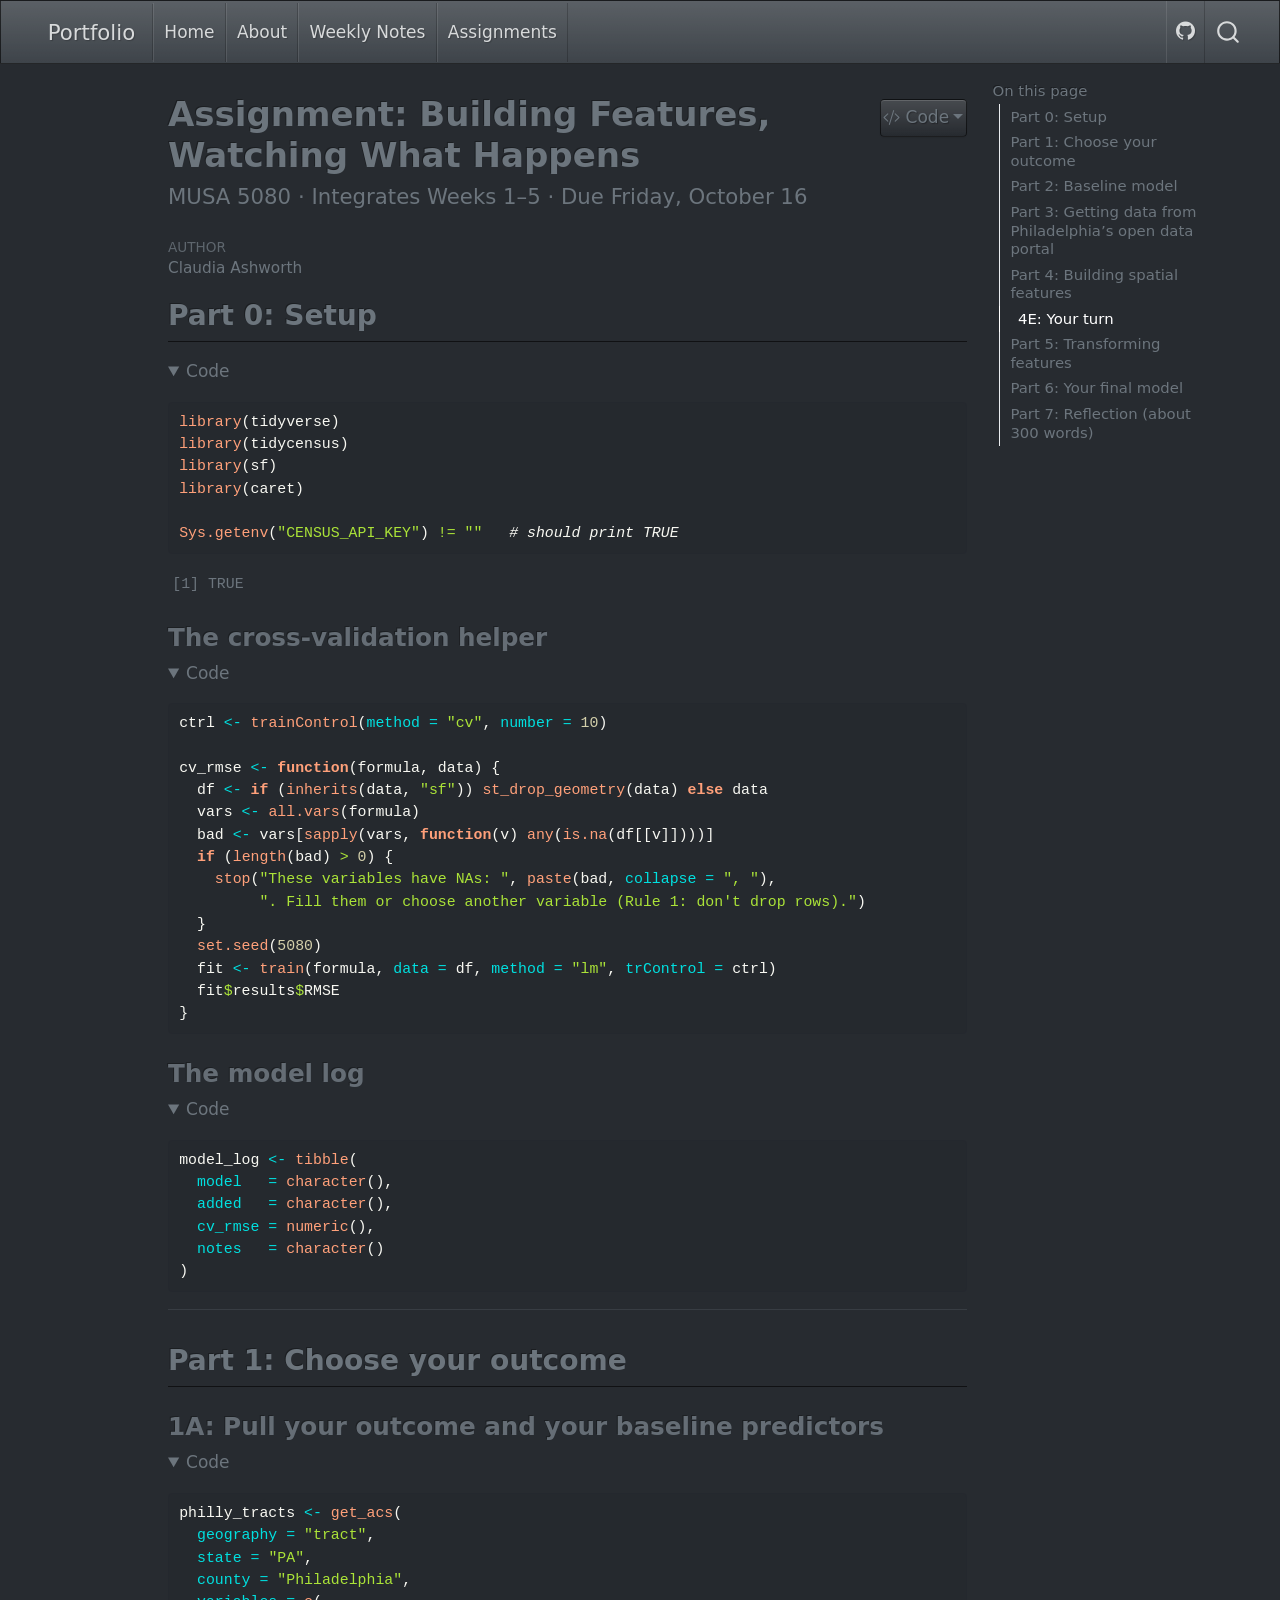
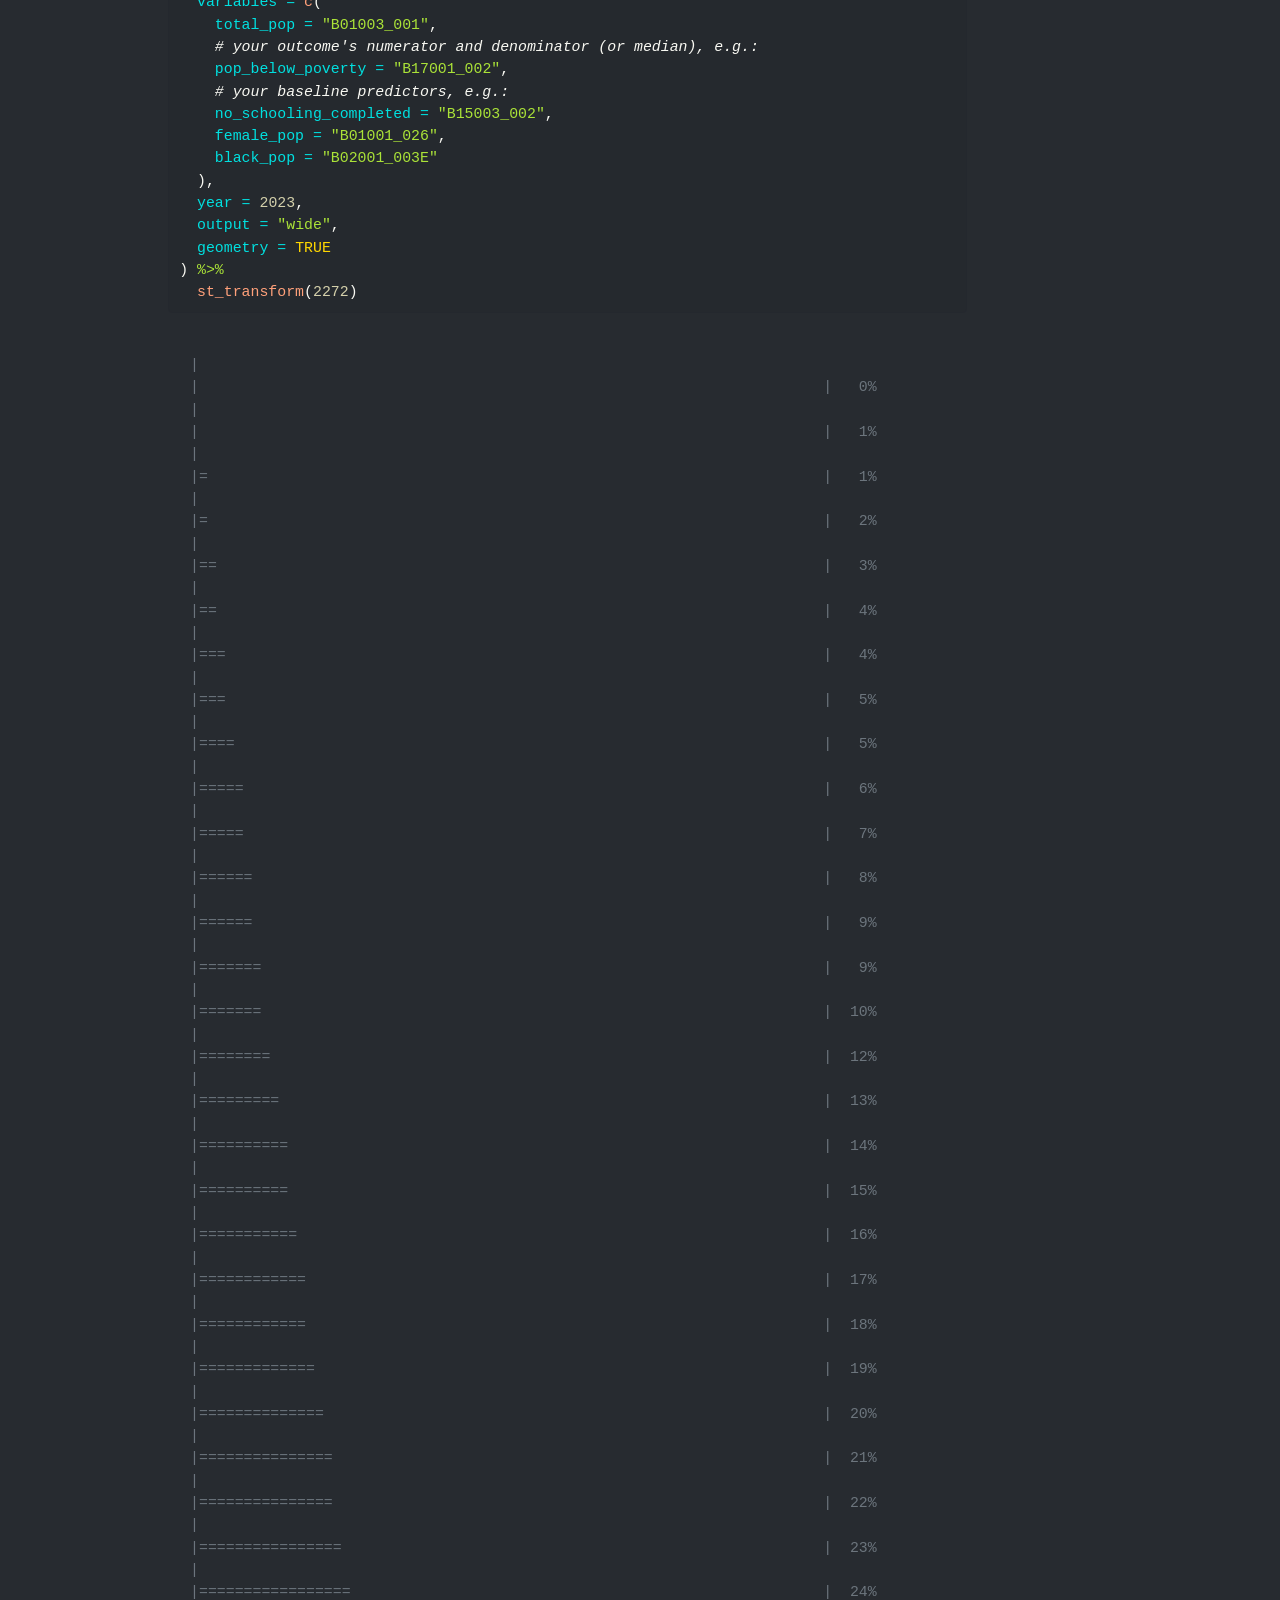
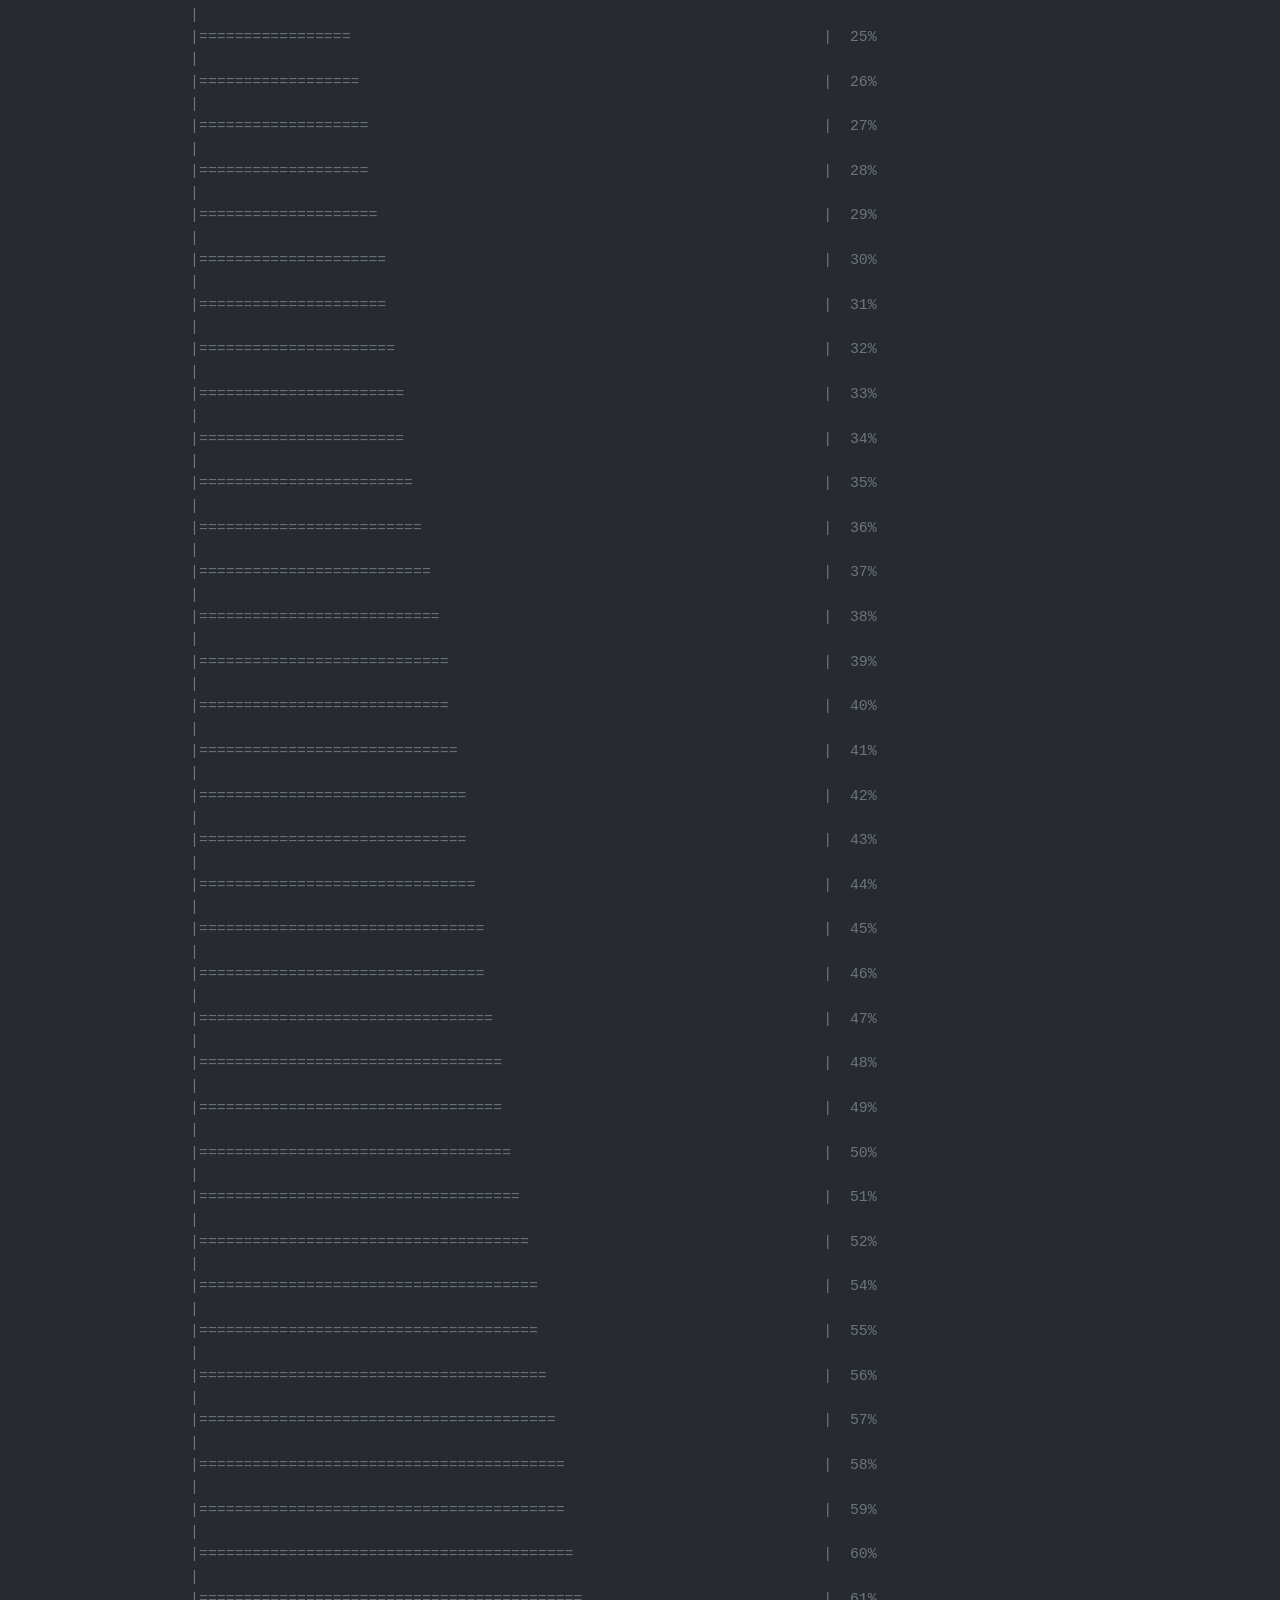
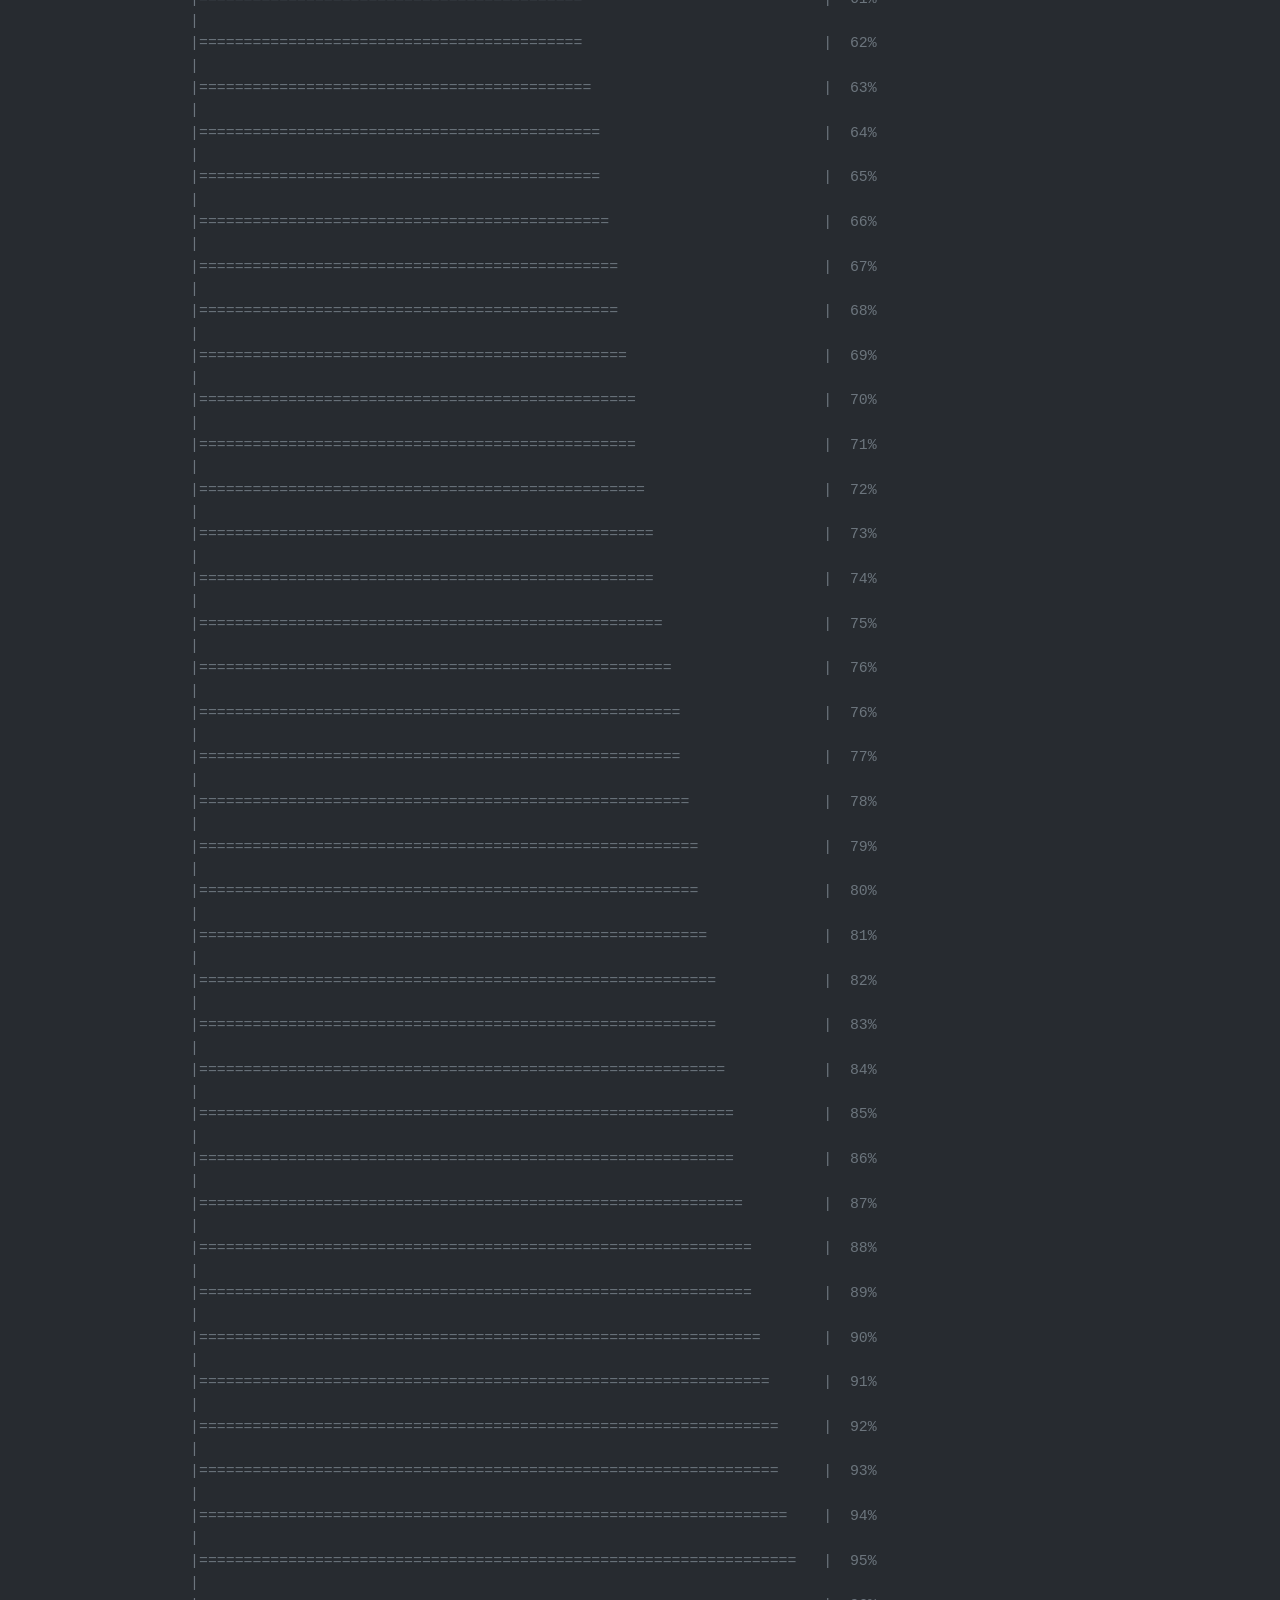
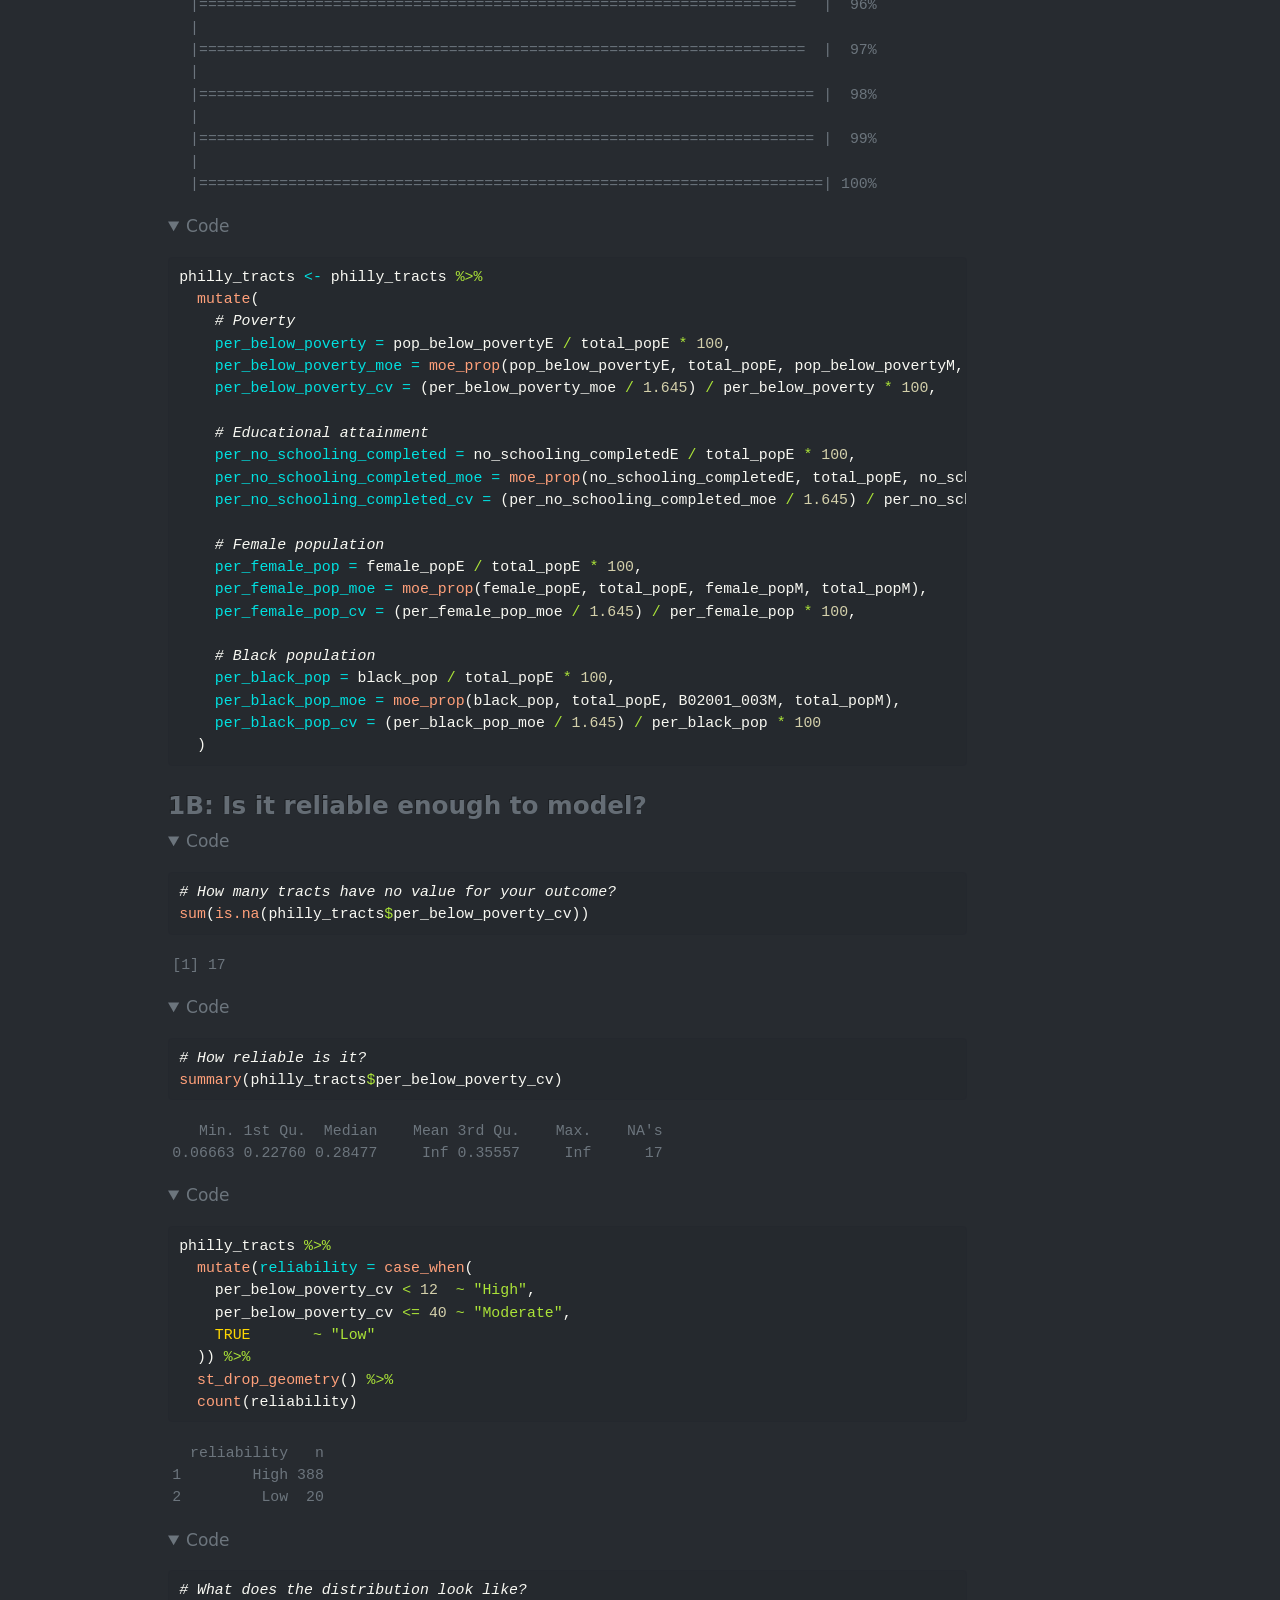
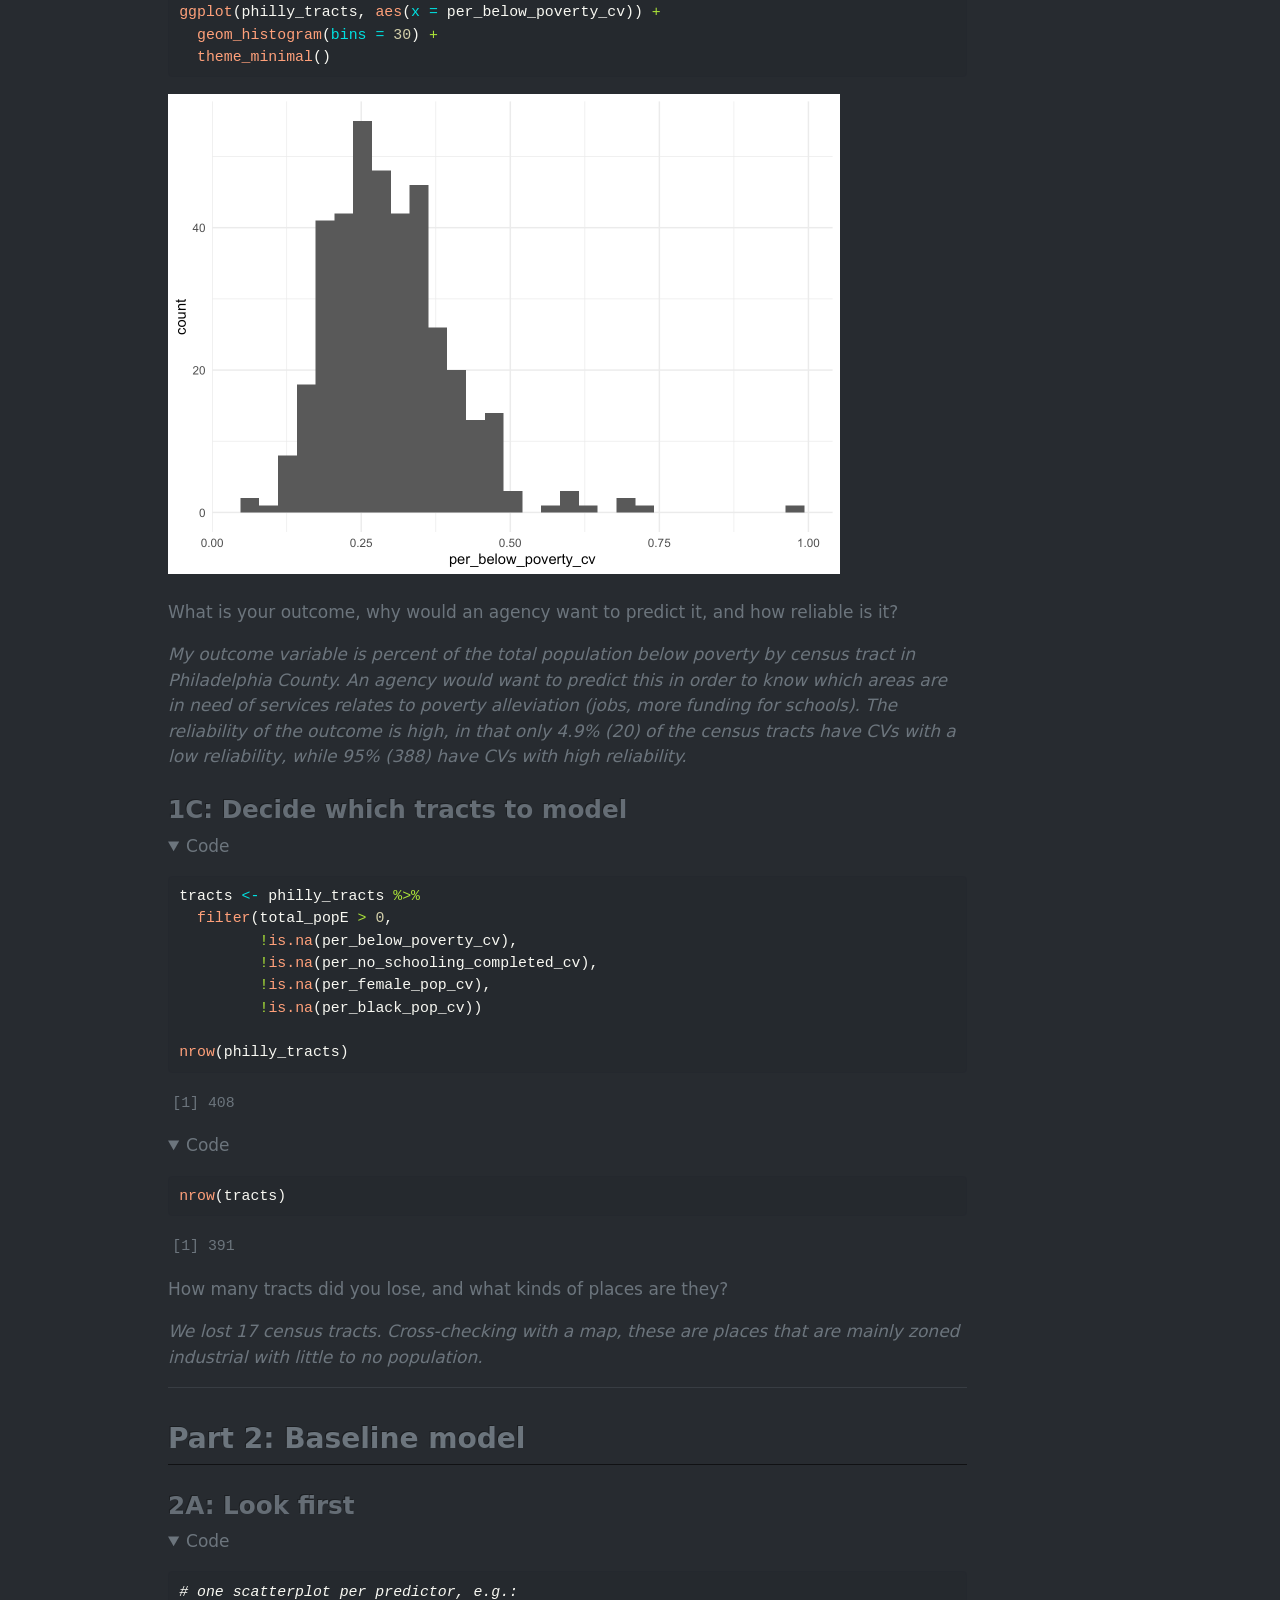
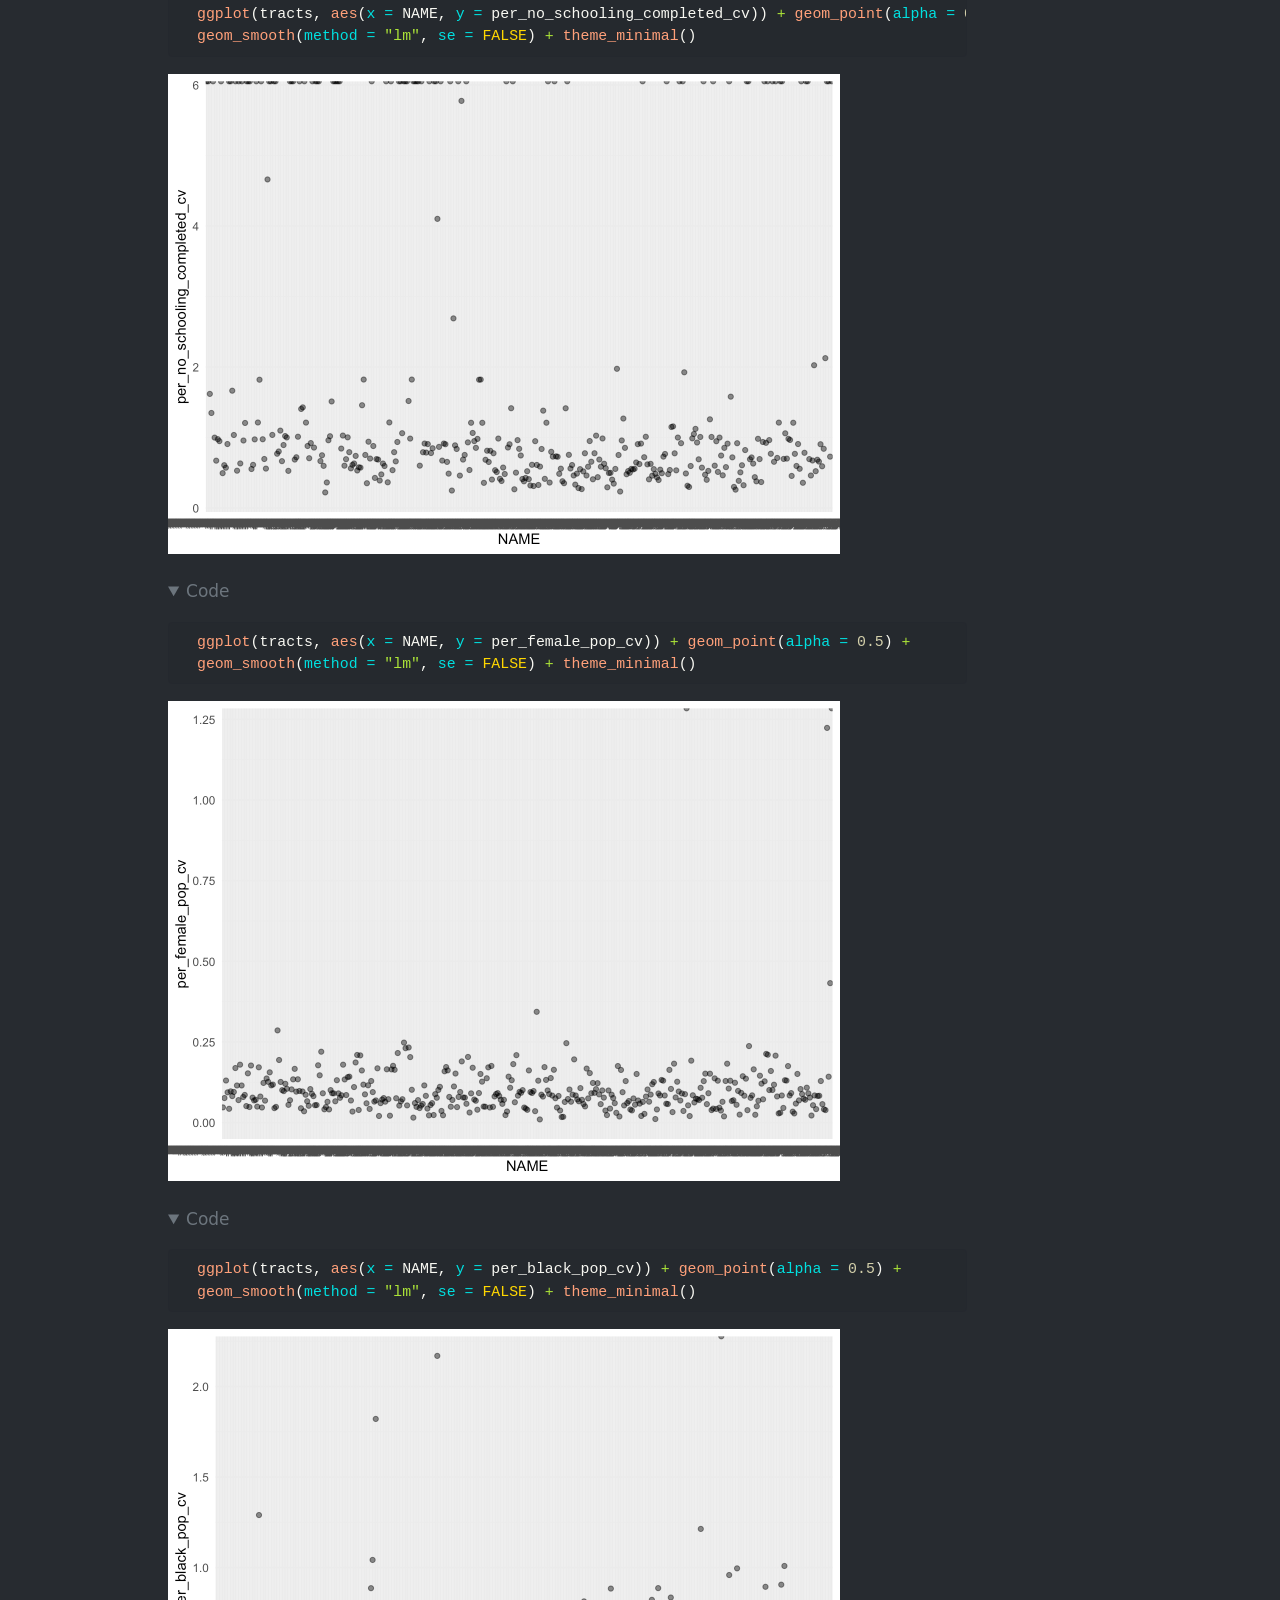
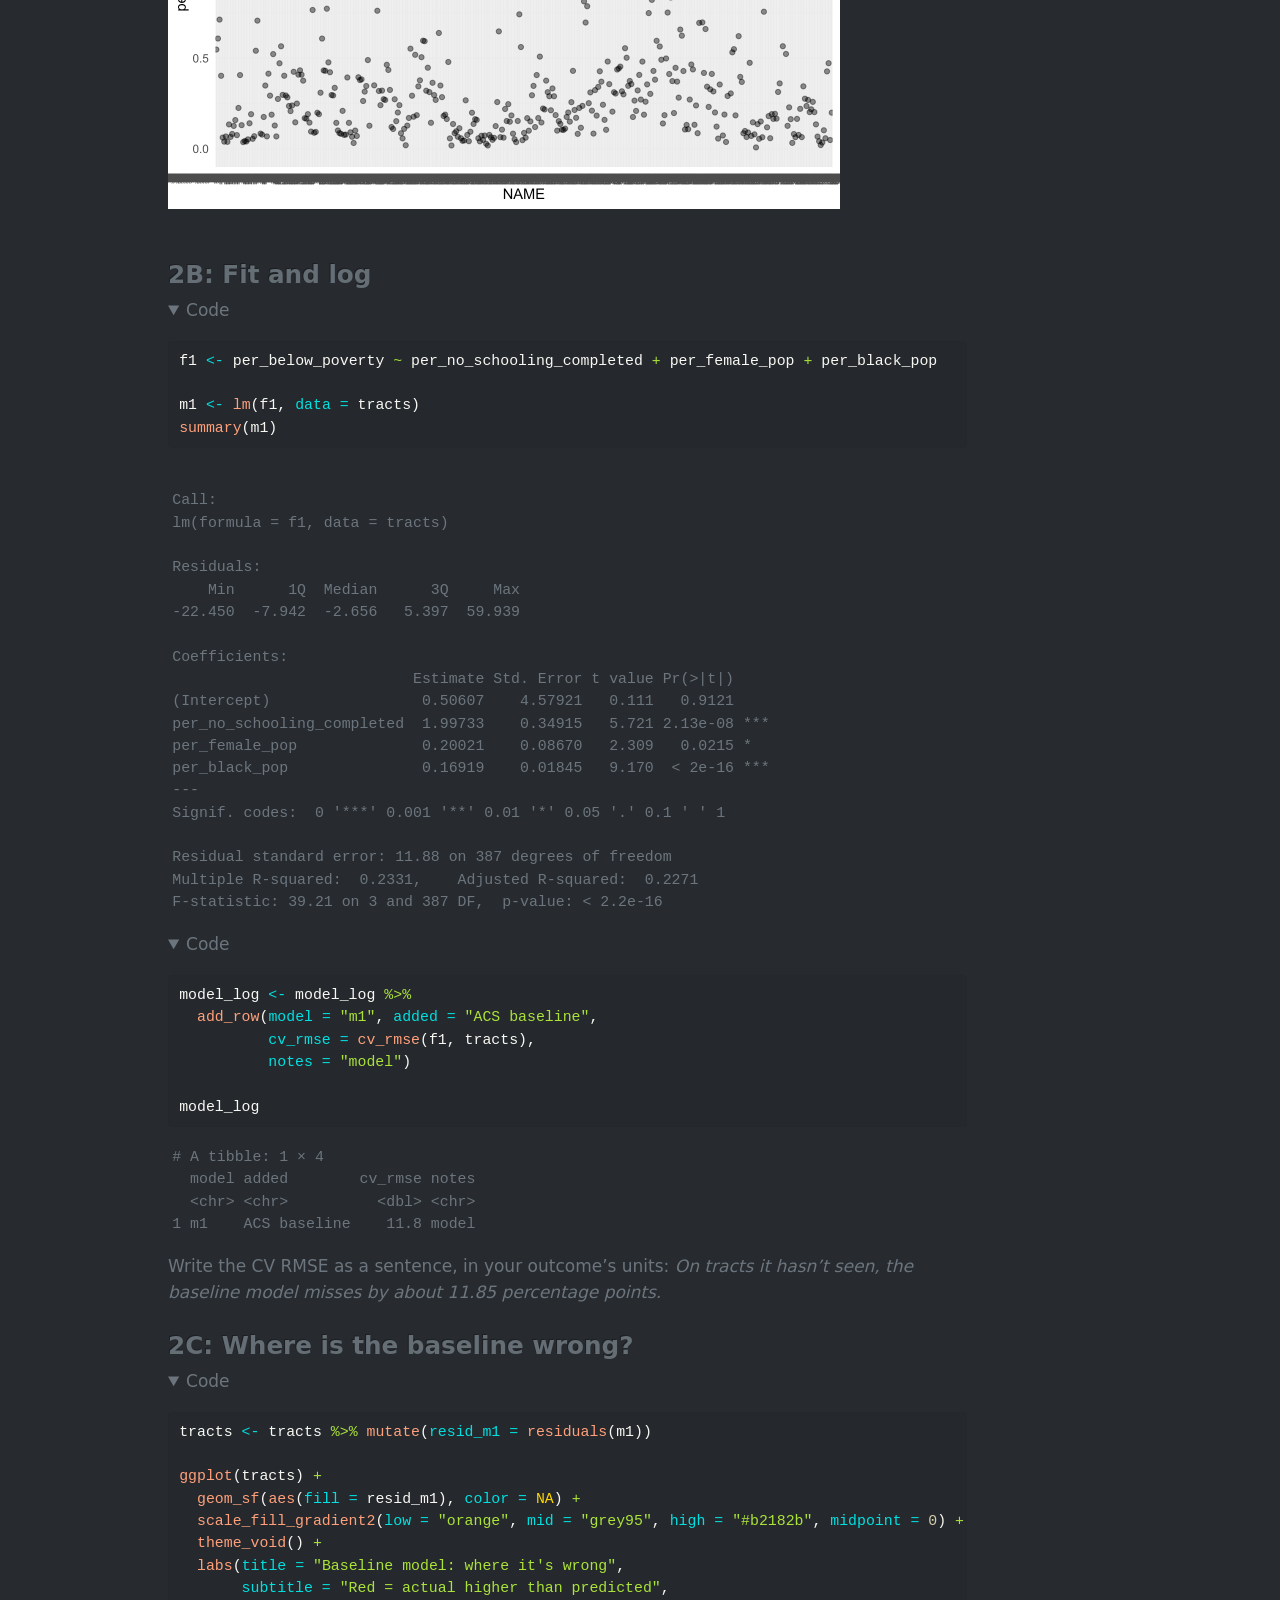
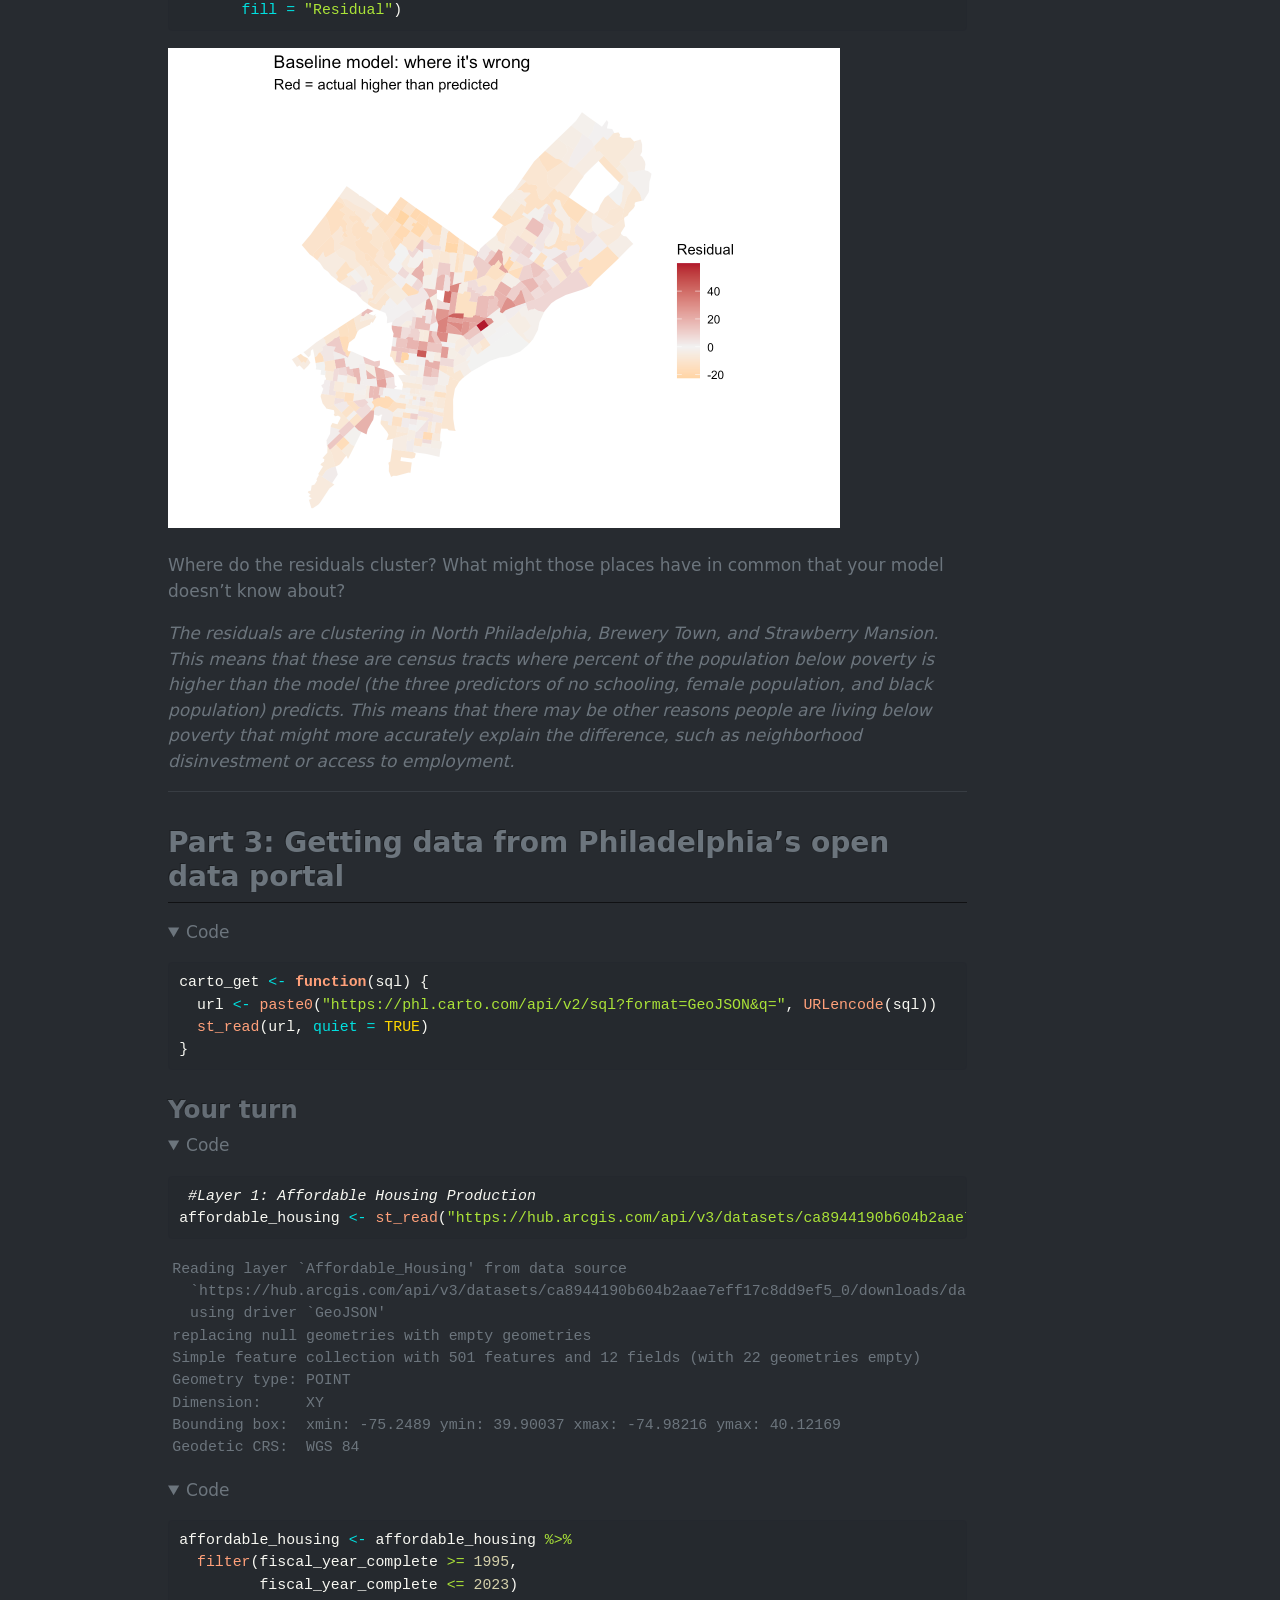
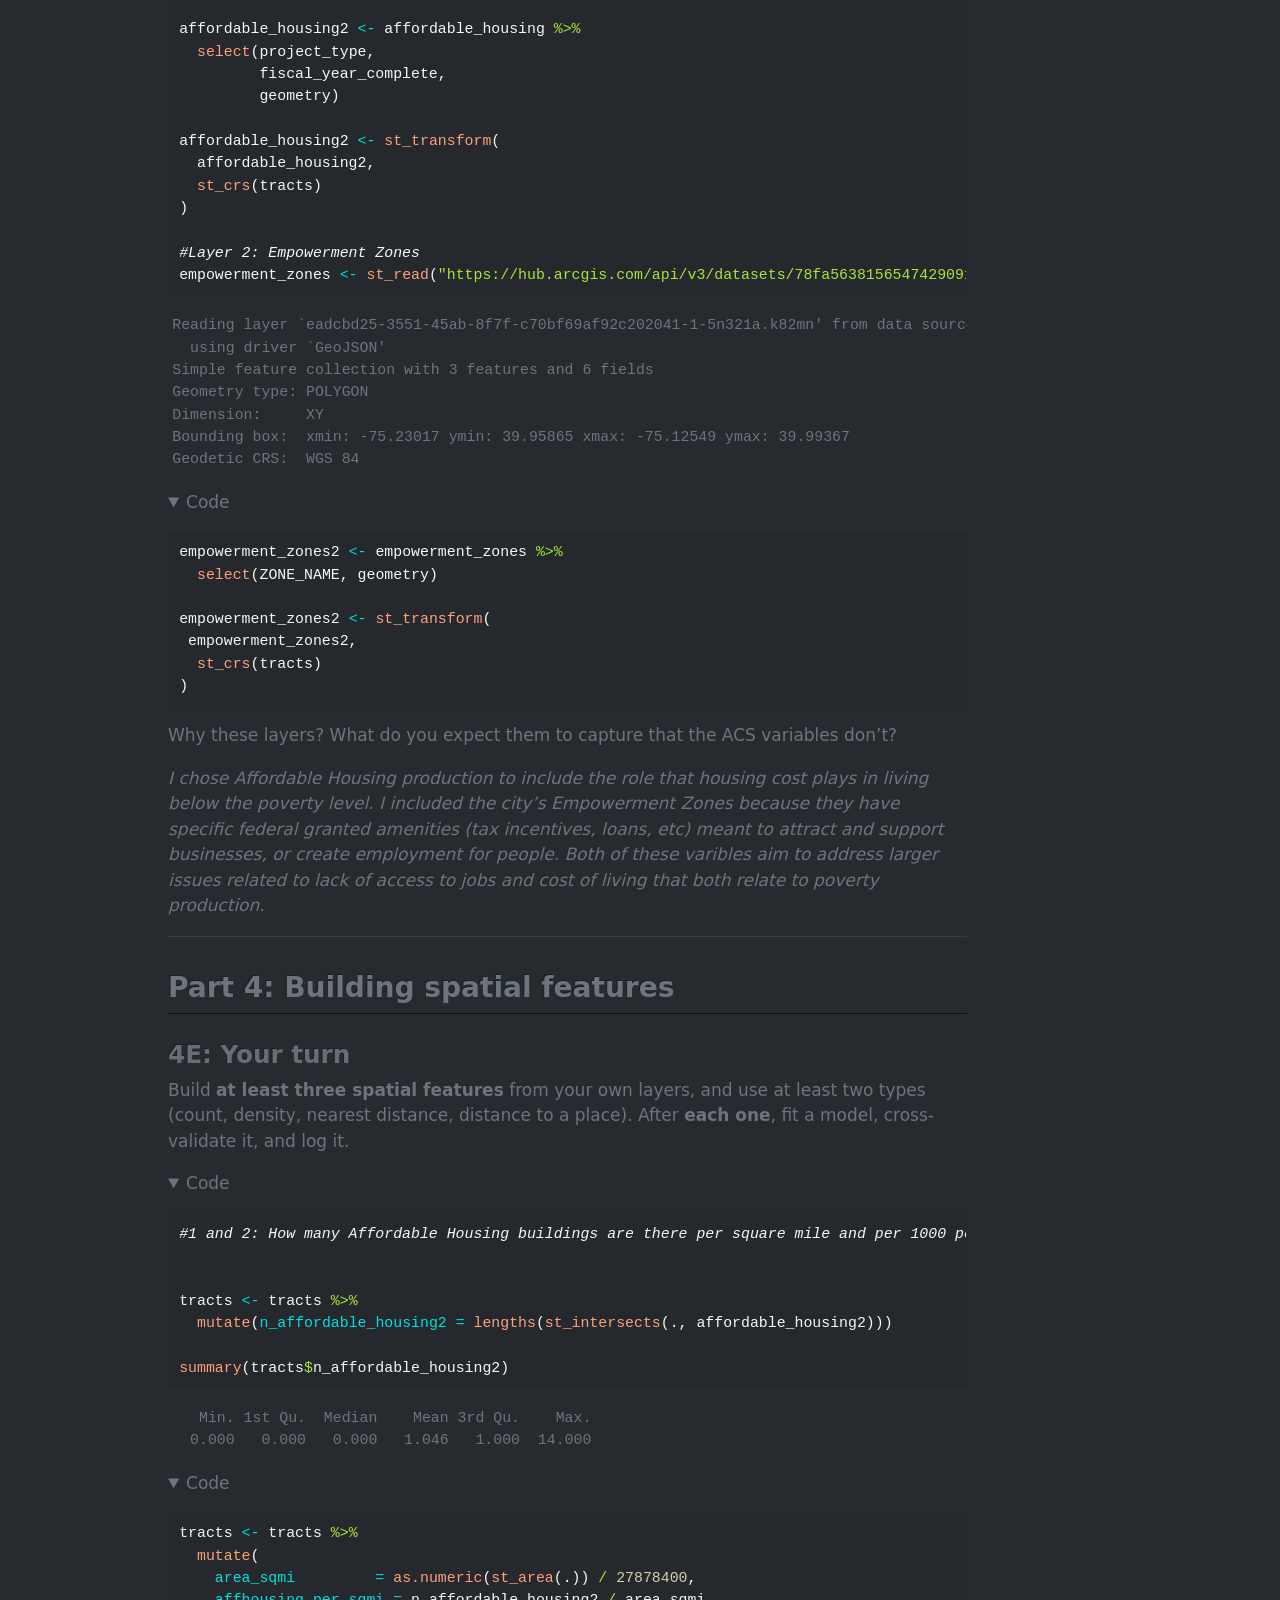
<file: docs/assignments/Assignment_4.html>
<!DOCTYPE html>
<html xmlns="http://www.w3.org/1999/xhtml" lang="en" xml:lang="en"><head>

<meta charset="utf-8">
<meta name="generator" content="quarto-1.10.18">

<meta name="viewport" content="width=device-width, initial-scale=1.0, user-scalable=yes">

<meta name="author" content="Claudia Ashworth">

<title>Assignment: Building Features, Watching What Happens – Claudia Ashworth - MUSA 5080 Portfolio</title>
<style>
/* Default styles provided by pandoc.
** See https://pandoc.org/MANUAL.html#variables-for-html for config info.
*/
span.smallcaps{font-variant: small-caps;}
div.columns{display: flex; gap: 1.5em;}
div.column{flex: auto;}
@media screen {
div.columns{gap: min(4vw, 1.5em);}
div.column{overflow-x: auto;}
}
div.hanging-indent{margin-left: 1.5em; text-indent: -1.5em;}
ul.task-list{list-style: none;}
ul.task-list li input[type="checkbox"] {
  width: 0.8em;
  margin: 0 0.8em 0.2em -1em; /* quarto-specific, see https://github.com/quarto-dev/quarto-cli/issues/4556 */ 
  vertical-align: middle;
}
/* CSS for syntax highlighting */
html { -webkit-text-size-adjust: 100%; }
pre > code.sourceCode { white-space: pre; position: relative; }
pre > code.sourceCode > span { display: inline-block; line-height: 1.25; }
pre > code.sourceCode > span:empty { height: 1.2em; }
.sourceCode { overflow: visible; }
code.sourceCode > span { color: inherit; text-decoration: inherit; }
div.sourceCode { margin: 1em 0; }
pre.sourceCode { margin: 0; }
@media screen {
div.sourceCode { overflow: auto; }
}
@media print {
pre > code.sourceCode { white-space: pre-wrap; }
pre > code.sourceCode > span { text-indent: -5em; padding-left: 5em; }
}
pre.numberSource code
  { counter-reset: source-line 0; }
pre.numberSource code > span
  { position: relative; left: -4em; counter-increment: source-line; }
pre.numberSource code > span > a:first-child::before
  { content: counter(source-line);
    position: relative; left: -1em; text-align: right; vertical-align: baseline;
    border: none; display: inline-block;
    -webkit-touch-callout: none; -webkit-user-select: none;
    -khtml-user-select: none; -moz-user-select: none;
    -ms-user-select: none; user-select: none;
    padding: 0 4px; width: 4em;
  }
pre.numberSource { margin-left: 3em;  padding-left: 4px; }
div.sourceCode
  {   }
@media screen {
pre > code.sourceCode > span > a:first-child::before { text-decoration: underline; }
}
</style>


<script src="../site_libs/quarto-nav/quarto-nav.js"></script>
<script src="../site_libs/quarto-nav/headroom.min.js"></script>
<script src="../site_libs/clipboard/clipboard.min.js"></script>
<script src="../site_libs/quarto-search/autocomplete.umd.js"></script>
<script src="../site_libs/quarto-search/fuse.min.js"></script>
<script src="../site_libs/quarto-search/quarto-search.js"></script>
<meta name="quarto:offset" content="../">
<script src="../site_libs/quarto-html/quarto.js" type="module"></script>
<script src="../site_libs/quarto-html/tabsets/tabsets.js" type="module"></script>
<script src="../site_libs/quarto-html/popper.min.js"></script>
<script src="../site_libs/quarto-html/tippy.umd.min.js"></script>
<script src="../site_libs/quarto-html/anchor.min.js"></script>
<link href="../site_libs/quarto-html/tippy.css" rel="stylesheet">
<link href="../site_libs/quarto-html/quarto-syntax-highlighting-dark-b85bc7c33db8c58e0ec93c3465666fed.css" rel="stylesheet" id="quarto-text-highlighting-styles">
<script src="../site_libs/bootstrap/bootstrap.min.js"></script>
<link href="../site_libs/bootstrap/bootstrap-icons.css" rel="stylesheet">
<link href="../site_libs/bootstrap/bootstrap-b9d8a8ee537982bd23316c6cd2ca14cb.min.css" rel="stylesheet" append-hash="true" id="quarto-bootstrap" data-mode="dark">
<script id="quarto-search-options" type="application/json">{
  "location": "navbar",
  "copy-button": false,
  "collapse-after": 3,
  "panel-placement": "end",
  "type": "overlay",
  "limit": 50,
  "keyboard-shortcut": [
    "f",
    "/",
    "s"
  ],
  "show-item-context": false,
  "language": {
    "search-no-results-text": "No results",
    "search-matching-documents-text": "matching documents",
    "search-copy-link-title": "Copy link to search",
    "search-hide-matches-text": "Hide additional matches",
    "search-more-match-text": "more match in this document",
    "search-more-matches-text": "more matches in this document",
    "search-clear-button-title": "Clear",
    "search-text-placeholder": "",
    "search-detached-cancel-button-title": "Cancel",
    "search-submit-button-title": "Submit",
    "search-label": "Search"
  }
}</script>


</head>

<body class="nav-fixed quarto-light">

<div id="quarto-search-results"></div>
  <header id="quarto-header" class="headroom fixed-top">
    <nav class="navbar navbar-expand-lg " data-bs-theme="dark">
      <div class="navbar-container container-fluid">
      <div class="navbar-brand-container mx-auto">
    <a class="navbar-brand" href="../index.html">
    <span class="navbar-title">Portfolio</span>
    </a>
  </div>
            <div id="quarto-search" class="" title="Search"></div>
          <button class="navbar-toggler" type="button" data-bs-toggle="collapse" data-bs-target="#navbarCollapse" aria-controls="navbarCollapse" role="menu" aria-expanded="false" aria-label="Toggle navigation" onclick="if (window.quartoToggleHeadroom) { window.quartoToggleHeadroom(); }">
  <span class="navbar-toggler-icon"></span>
</button>
          <div class="collapse navbar-collapse" id="navbarCollapse">
            <ul class="navbar-nav navbar-nav-scroll me-auto">
  <li class="nav-item">
    <a class="nav-link" href="../index.html"> 
<span class="menu-text">Home</span></a>
  </li>  
  <li class="nav-item">
    <a class="nav-link" href="../about.html"> 
<span class="menu-text">About</span></a>
  </li>  
  <li class="nav-item">
    <a class="nav-link" href="../weekly-notes/index.html"> 
<span class="menu-text">Weekly Notes</span></a>
  </li>  
  <li class="nav-item">
    <a class="nav-link" href="../assignments/index.html"> 
<span class="menu-text">Assignments</span></a>
  </li>  
</ul>
            <ul class="navbar-nav navbar-nav-scroll ms-auto">
  <li class="nav-item compact">
    <a class="nav-link" href="https://github.com/clashworth/MUSA-5080-portfolio"> <i class="bi bi-github" role="img">
</i> 
<span class="menu-text"></span></a>
  </li>  
</ul>
          </div> <!-- /navcollapse -->
            <div class="quarto-navbar-tools">
</div>
      </div> <!-- /container-fluid -->
    </nav>
</header>
<!-- content -->
<div id="quarto-content" class="quarto-container page-columns page-rows-contents page-layout-article page-navbar">
<!-- sidebar -->
<!-- margin-sidebar -->
    <div id="quarto-margin-sidebar" class="sidebar margin-sidebar">
        <nav id="TOC" role="doc-toc" class="toc-active">
    <h2 id="toc-title">On this page</h2>
   
  <ul>
  <li><a href="#part-0-setup" id="toc-part-0-setup" class="nav-link active" data-scroll-target="#part-0-setup">Part 0: Setup</a>
  <ul class="collapse">
  <li><a href="#the-cross-validation-helper" id="toc-the-cross-validation-helper" class="nav-link" data-scroll-target="#the-cross-validation-helper">The cross-validation helper</a></li>
  <li><a href="#the-model-log" id="toc-the-model-log" class="nav-link" data-scroll-target="#the-model-log">The model log</a></li>
  </ul></li>
  <li><a href="#part-1-choose-your-outcome" id="toc-part-1-choose-your-outcome" class="nav-link" data-scroll-target="#part-1-choose-your-outcome">Part 1: Choose your outcome</a>
  <ul class="collapse">
  <li><a href="#a-pull-your-outcome-and-your-baseline-predictors" id="toc-a-pull-your-outcome-and-your-baseline-predictors" class="nav-link" data-scroll-target="#a-pull-your-outcome-and-your-baseline-predictors">1A: Pull your outcome and your baseline predictors</a></li>
  <li><a href="#b-is-it-reliable-enough-to-model" id="toc-b-is-it-reliable-enough-to-model" class="nav-link" data-scroll-target="#b-is-it-reliable-enough-to-model">1B: Is it reliable enough to model?</a></li>
  <li><a href="#c-decide-which-tracts-to-model" id="toc-c-decide-which-tracts-to-model" class="nav-link" data-scroll-target="#c-decide-which-tracts-to-model">1C: Decide which tracts to model</a></li>
  </ul></li>
  <li><a href="#part-2-baseline-model" id="toc-part-2-baseline-model" class="nav-link" data-scroll-target="#part-2-baseline-model">Part 2: Baseline model</a>
  <ul class="collapse">
  <li><a href="#a-look-first" id="toc-a-look-first" class="nav-link" data-scroll-target="#a-look-first">2A: Look first</a></li>
  <li><a href="#b-fit-and-log" id="toc-b-fit-and-log" class="nav-link" data-scroll-target="#b-fit-and-log">2B: Fit and log</a></li>
  <li><a href="#c-where-is-the-baseline-wrong" id="toc-c-where-is-the-baseline-wrong" class="nav-link" data-scroll-target="#c-where-is-the-baseline-wrong">2C: Where is the baseline wrong?</a></li>
  </ul></li>
  <li><a href="#part-3-getting-data-from-philadelphias-open-data-portal" id="toc-part-3-getting-data-from-philadelphias-open-data-portal" class="nav-link" data-scroll-target="#part-3-getting-data-from-philadelphias-open-data-portal">Part 3: Getting data from Philadelphia’s open data portal</a>
  <ul class="collapse">
  <li><a href="#your-turn" id="toc-your-turn" class="nav-link" data-scroll-target="#your-turn">Your turn</a></li>
  </ul></li>
  <li><a href="#part-4-building-spatial-features" id="toc-part-4-building-spatial-features" class="nav-link" data-scroll-target="#part-4-building-spatial-features">Part 4: Building spatial features</a>
  <ul class="collapse">
  <li><a href="#e-your-turn" id="toc-e-your-turn" class="nav-link" data-scroll-target="#e-your-turn">4E: Your turn</a></li>
  </ul></li>
  <li><a href="#part-5-transforming-features" id="toc-part-5-transforming-features" class="nav-link" data-scroll-target="#part-5-transforming-features">Part 5: Transforming features</a>
  <ul class="collapse">
  <li><a href="#b-squared-terms-for-curves" id="toc-b-squared-terms-for-curves" class="nav-link" data-scroll-target="#b-squared-terms-for-curves">5B: Squared terms, for curves</a></li>
  <li><a href="#d-your-turn" id="toc-d-your-turn" class="nav-link" data-scroll-target="#d-your-turn">5D: Your turn</a></li>
  </ul></li>
  <li><a href="#part-6-your-final-model" id="toc-part-6-your-final-model" class="nav-link" data-scroll-target="#part-6-your-final-model">Part 6: Your final model</a>
  <ul class="collapse">
  <li><a href="#where-is-the-final-model-wrong" id="toc-where-is-the-final-model-wrong" class="nav-link" data-scroll-target="#where-is-the-final-model-wrong">Where is the final model wrong?</a></li>
  <li><a href="#are-the-biggest-misses-in-the-least-reliable-tracts" id="toc-are-the-biggest-misses-in-the-least-reliable-tracts" class="nav-link" data-scroll-target="#are-the-biggest-misses-in-the-least-reliable-tracts">Are the biggest misses in the least reliable tracts?</a></li>
  </ul></li>
  <li><a href="#part-7-reflection-about-300-words" id="toc-part-7-reflection-about-300-words" class="nav-link" data-scroll-target="#part-7-reflection-about-300-words">Part 7: Reflection (about 300 words)</a></li>
  </ul>
</nav>
    </div>
<!-- main -->
<main class="content" id="quarto-document-content">

<header id="title-block-header" class="quarto-title-block default">
<div class="quarto-title">
<div class="quarto-title-block"><div><h1 class="title">Assignment: Building Features, Watching What Happens</h1><button type="button" class="btn code-tools-button dropdown-toggle" id="quarto-code-tools-menu" data-bs-toggle="dropdown" aria-expanded="false"><i class="bi"></i> Code</button><ul class="dropdown-menu dropdown-menu-end" aria-labelelledby="quarto-code-tools-menu"><li><a id="quarto-show-all-code" class="dropdown-item" href="javascript:void(0)" role="button">Show All Code</a></li><li><a id="quarto-hide-all-code" class="dropdown-item" href="javascript:void(0)" role="button">Hide All Code</a></li><li><hr class="dropdown-divider"></li><li><a id="quarto-view-source" class="dropdown-item" href="javascript:void(0)" role="button">View Source</a></li></ul></div></div>
<p class="subtitle lead">MUSA 5080 · Integrates Weeks 1–5 · Due Friday, October 16</p>
</div>



<div class="quarto-title-meta">

    <div>
    <div class="quarto-title-meta-heading">Author</div>
    <div class="quarto-title-meta-contents">
             <p>Claudia Ashworth </p>
          </div>
  </div>
    
  
    
  </div>
  


</header>


<section id="part-0-setup" class="level2">
<h2 class="anchored" data-anchor-id="part-0-setup">Part 0: Setup</h2>
<div class="cell">
<details open="" class="code-fold">
<summary>Code</summary>
<div class="code-copy-outer-scaffold"><div class="sourceCode cell-code" id="cb1"><pre class="sourceCode r code-with-copy"><code class="sourceCode r"><span id="cb1-1"><a href="#cb1-1" aria-hidden="true" tabindex="-1"></a><span class="fu">library</span>(tidyverse)</span>
<span id="cb1-2"><a href="#cb1-2" aria-hidden="true" tabindex="-1"></a><span class="fu">library</span>(tidycensus)</span>
<span id="cb1-3"><a href="#cb1-3" aria-hidden="true" tabindex="-1"></a><span class="fu">library</span>(sf)</span>
<span id="cb1-4"><a href="#cb1-4" aria-hidden="true" tabindex="-1"></a><span class="fu">library</span>(caret)</span>
<span id="cb1-5"><a href="#cb1-5" aria-hidden="true" tabindex="-1"></a></span>
<span id="cb1-6"><a href="#cb1-6" aria-hidden="true" tabindex="-1"></a><span class="fu">Sys.getenv</span>(<span class="st">"CENSUS_API_KEY"</span>) <span class="sc">!=</span> <span class="st">""</span>   <span class="co"># should print TRUE</span></span></code></pre></div><button title="Copy to Clipboard" class="code-copy-button"><i class="bi"></i></button></div>
</details>
<div class="cell-output cell-output-stdout">
<pre><code>[1] TRUE</code></pre>
</div>
</div>
<section id="the-cross-validation-helper" class="level3">
<h3 class="anchored" data-anchor-id="the-cross-validation-helper">The cross-validation helper</h3>
<div class="cell">
<details open="" class="code-fold">
<summary>Code</summary>
<div class="code-copy-outer-scaffold"><div class="sourceCode cell-code" id="cb3"><pre class="sourceCode r code-with-copy"><code class="sourceCode r"><span id="cb3-1"><a href="#cb3-1" aria-hidden="true" tabindex="-1"></a>ctrl <span class="ot">&lt;-</span> <span class="fu">trainControl</span>(<span class="at">method =</span> <span class="st">"cv"</span>, <span class="at">number =</span> <span class="dv">10</span>)</span>
<span id="cb3-2"><a href="#cb3-2" aria-hidden="true" tabindex="-1"></a></span>
<span id="cb3-3"><a href="#cb3-3" aria-hidden="true" tabindex="-1"></a>cv_rmse <span class="ot">&lt;-</span> <span class="cf">function</span>(formula, data) {</span>
<span id="cb3-4"><a href="#cb3-4" aria-hidden="true" tabindex="-1"></a>  df <span class="ot">&lt;-</span> <span class="cf">if</span> (<span class="fu">inherits</span>(data, <span class="st">"sf"</span>)) <span class="fu">st_drop_geometry</span>(data) <span class="cf">else</span> data</span>
<span id="cb3-5"><a href="#cb3-5" aria-hidden="true" tabindex="-1"></a>  vars <span class="ot">&lt;-</span> <span class="fu">all.vars</span>(formula)</span>
<span id="cb3-6"><a href="#cb3-6" aria-hidden="true" tabindex="-1"></a>  bad <span class="ot">&lt;-</span> vars[<span class="fu">sapply</span>(vars, <span class="cf">function</span>(v) <span class="fu">any</span>(<span class="fu">is.na</span>(df[[v]])))]</span>
<span id="cb3-7"><a href="#cb3-7" aria-hidden="true" tabindex="-1"></a>  <span class="cf">if</span> (<span class="fu">length</span>(bad) <span class="sc">&gt;</span> <span class="dv">0</span>) {</span>
<span id="cb3-8"><a href="#cb3-8" aria-hidden="true" tabindex="-1"></a>    <span class="fu">stop</span>(<span class="st">"These variables have NAs: "</span>, <span class="fu">paste</span>(bad, <span class="at">collapse =</span> <span class="st">", "</span>),</span>
<span id="cb3-9"><a href="#cb3-9" aria-hidden="true" tabindex="-1"></a>         <span class="st">". Fill them or choose another variable (Rule 1: don't drop rows)."</span>)</span>
<span id="cb3-10"><a href="#cb3-10" aria-hidden="true" tabindex="-1"></a>  }</span>
<span id="cb3-11"><a href="#cb3-11" aria-hidden="true" tabindex="-1"></a>  <span class="fu">set.seed</span>(<span class="dv">5080</span>)</span>
<span id="cb3-12"><a href="#cb3-12" aria-hidden="true" tabindex="-1"></a>  fit <span class="ot">&lt;-</span> <span class="fu">train</span>(formula, <span class="at">data =</span> df, <span class="at">method =</span> <span class="st">"lm"</span>, <span class="at">trControl =</span> ctrl)</span>
<span id="cb3-13"><a href="#cb3-13" aria-hidden="true" tabindex="-1"></a>  fit<span class="sc">$</span>results<span class="sc">$</span>RMSE</span>
<span id="cb3-14"><a href="#cb3-14" aria-hidden="true" tabindex="-1"></a>}</span></code></pre></div><button title="Copy to Clipboard" class="code-copy-button"><i class="bi"></i></button></div>
</details>
</div>
</section>
<section id="the-model-log" class="level3">
<h3 class="anchored" data-anchor-id="the-model-log">The model log</h3>
<div class="cell">
<details open="" class="code-fold">
<summary>Code</summary>
<div class="code-copy-outer-scaffold"><div class="sourceCode cell-code" id="cb4"><pre class="sourceCode r code-with-copy"><code class="sourceCode r"><span id="cb4-1"><a href="#cb4-1" aria-hidden="true" tabindex="-1"></a>model_log <span class="ot">&lt;-</span> <span class="fu">tibble</span>(</span>
<span id="cb4-2"><a href="#cb4-2" aria-hidden="true" tabindex="-1"></a>  <span class="at">model   =</span> <span class="fu">character</span>(),</span>
<span id="cb4-3"><a href="#cb4-3" aria-hidden="true" tabindex="-1"></a>  <span class="at">added   =</span> <span class="fu">character</span>(),</span>
<span id="cb4-4"><a href="#cb4-4" aria-hidden="true" tabindex="-1"></a>  <span class="at">cv_rmse =</span> <span class="fu">numeric</span>(),</span>
<span id="cb4-5"><a href="#cb4-5" aria-hidden="true" tabindex="-1"></a>  <span class="at">notes   =</span> <span class="fu">character</span>()</span>
<span id="cb4-6"><a href="#cb4-6" aria-hidden="true" tabindex="-1"></a>)</span></code></pre></div><button title="Copy to Clipboard" class="code-copy-button"><i class="bi"></i></button></div>
</details>
</div>
<hr>
</section>
</section>
<section id="part-1-choose-your-outcome" class="level2">
<h2 class="anchored" data-anchor-id="part-1-choose-your-outcome">Part 1: Choose your outcome</h2>
<section id="a-pull-your-outcome-and-your-baseline-predictors" class="level3">
<h3 class="anchored" data-anchor-id="a-pull-your-outcome-and-your-baseline-predictors">1A: Pull your outcome and your baseline predictors</h3>
<div class="cell">
<details open="" class="code-fold">
<summary>Code</summary>
<div class="code-copy-outer-scaffold"><div class="sourceCode cell-code" id="cb5"><pre class="sourceCode r code-with-copy"><code class="sourceCode r"><span id="cb5-1"><a href="#cb5-1" aria-hidden="true" tabindex="-1"></a>philly_tracts <span class="ot">&lt;-</span> <span class="fu">get_acs</span>(</span>
<span id="cb5-2"><a href="#cb5-2" aria-hidden="true" tabindex="-1"></a>  <span class="at">geography =</span> <span class="st">"tract"</span>,</span>
<span id="cb5-3"><a href="#cb5-3" aria-hidden="true" tabindex="-1"></a>  <span class="at">state =</span> <span class="st">"PA"</span>,</span>
<span id="cb5-4"><a href="#cb5-4" aria-hidden="true" tabindex="-1"></a>  <span class="at">county =</span> <span class="st">"Philadelphia"</span>,</span>
<span id="cb5-5"><a href="#cb5-5" aria-hidden="true" tabindex="-1"></a>  <span class="at">variables =</span> <span class="fu">c</span>(</span>
<span id="cb5-6"><a href="#cb5-6" aria-hidden="true" tabindex="-1"></a>    <span class="at">total_pop =</span> <span class="st">"B01003_001"</span>,</span>
<span id="cb5-7"><a href="#cb5-7" aria-hidden="true" tabindex="-1"></a>    <span class="co"># your outcome's numerator and denominator (or median), e.g.:</span></span>
<span id="cb5-8"><a href="#cb5-8" aria-hidden="true" tabindex="-1"></a>    <span class="at">pop_below_poverty =</span> <span class="st">"B17001_002"</span>,</span>
<span id="cb5-9"><a href="#cb5-9" aria-hidden="true" tabindex="-1"></a>    <span class="co"># your baseline predictors, e.g.:</span></span>
<span id="cb5-10"><a href="#cb5-10" aria-hidden="true" tabindex="-1"></a>    <span class="at">no_schooling_completed =</span> <span class="st">"B15003_002"</span>,</span>
<span id="cb5-11"><a href="#cb5-11" aria-hidden="true" tabindex="-1"></a>    <span class="at">female_pop =</span> <span class="st">"B01001_026"</span>,</span>
<span id="cb5-12"><a href="#cb5-12" aria-hidden="true" tabindex="-1"></a>    <span class="at">black_pop =</span> <span class="st">"B02001_003E"</span></span>
<span id="cb5-13"><a href="#cb5-13" aria-hidden="true" tabindex="-1"></a>  ),</span>
<span id="cb5-14"><a href="#cb5-14" aria-hidden="true" tabindex="-1"></a>  <span class="at">year =</span> <span class="dv">2023</span>,</span>
<span id="cb5-15"><a href="#cb5-15" aria-hidden="true" tabindex="-1"></a>  <span class="at">output =</span> <span class="st">"wide"</span>,</span>
<span id="cb5-16"><a href="#cb5-16" aria-hidden="true" tabindex="-1"></a>  <span class="at">geometry =</span> <span class="cn">TRUE</span></span>
<span id="cb5-17"><a href="#cb5-17" aria-hidden="true" tabindex="-1"></a>) <span class="sc">%&gt;%</span></span>
<span id="cb5-18"><a href="#cb5-18" aria-hidden="true" tabindex="-1"></a>  <span class="fu">st_transform</span>(<span class="dv">2272</span>)</span></code></pre></div><button title="Copy to Clipboard" class="code-copy-button"><i class="bi"></i></button></div>
</details>
<div class="cell-output cell-output-stdout">
<pre><code>
  |                                                                            
  |                                                                      |   0%
  |                                                                            
  |                                                                      |   1%
  |                                                                            
  |=                                                                     |   1%
  |                                                                            
  |=                                                                     |   2%
  |                                                                            
  |==                                                                    |   3%
  |                                                                            
  |==                                                                    |   4%
  |                                                                            
  |===                                                                   |   4%
  |                                                                            
  |===                                                                   |   5%
  |                                                                            
  |====                                                                  |   5%
  |                                                                            
  |=====                                                                 |   6%
  |                                                                            
  |=====                                                                 |   7%
  |                                                                            
  |======                                                                |   8%
  |                                                                            
  |======                                                                |   9%
  |                                                                            
  |=======                                                               |   9%
  |                                                                            
  |=======                                                               |  10%
  |                                                                            
  |========                                                              |  12%
  |                                                                            
  |=========                                                             |  13%
  |                                                                            
  |==========                                                            |  14%
  |                                                                            
  |==========                                                            |  15%
  |                                                                            
  |===========                                                           |  16%
  |                                                                            
  |============                                                          |  17%
  |                                                                            
  |============                                                          |  18%
  |                                                                            
  |=============                                                         |  19%
  |                                                                            
  |==============                                                        |  20%
  |                                                                            
  |===============                                                       |  21%
  |                                                                            
  |===============                                                       |  22%
  |                                                                            
  |================                                                      |  23%
  |                                                                            
  |=================                                                     |  24%
  |                                                                            
  |=================                                                     |  25%
  |                                                                            
  |==================                                                    |  26%
  |                                                                            
  |===================                                                   |  27%
  |                                                                            
  |===================                                                   |  28%
  |                                                                            
  |====================                                                  |  29%
  |                                                                            
  |=====================                                                 |  30%
  |                                                                            
  |=====================                                                 |  31%
  |                                                                            
  |======================                                                |  32%
  |                                                                            
  |=======================                                               |  33%
  |                                                                            
  |=======================                                               |  34%
  |                                                                            
  |========================                                              |  35%
  |                                                                            
  |=========================                                             |  36%
  |                                                                            
  |==========================                                            |  37%
  |                                                                            
  |===========================                                           |  38%
  |                                                                            
  |============================                                          |  39%
  |                                                                            
  |============================                                          |  40%
  |                                                                            
  |=============================                                         |  41%
  |                                                                            
  |==============================                                        |  42%
  |                                                                            
  |==============================                                        |  43%
  |                                                                            
  |===============================                                       |  44%
  |                                                                            
  |================================                                      |  45%
  |                                                                            
  |================================                                      |  46%
  |                                                                            
  |=================================                                     |  47%
  |                                                                            
  |==================================                                    |  48%
  |                                                                            
  |==================================                                    |  49%
  |                                                                            
  |===================================                                   |  50%
  |                                                                            
  |====================================                                  |  51%
  |                                                                            
  |=====================================                                 |  52%
  |                                                                            
  |======================================                                |  54%
  |                                                                            
  |======================================                                |  55%
  |                                                                            
  |=======================================                               |  56%
  |                                                                            
  |========================================                              |  57%
  |                                                                            
  |=========================================                             |  58%
  |                                                                            
  |=========================================                             |  59%
  |                                                                            
  |==========================================                            |  60%
  |                                                                            
  |===========================================                           |  61%
  |                                                                            
  |===========================================                           |  62%
  |                                                                            
  |============================================                          |  63%
  |                                                                            
  |=============================================                         |  64%
  |                                                                            
  |=============================================                         |  65%
  |                                                                            
  |==============================================                        |  66%
  |                                                                            
  |===============================================                       |  67%
  |                                                                            
  |===============================================                       |  68%
  |                                                                            
  |================================================                      |  69%
  |                                                                            
  |=================================================                     |  70%
  |                                                                            
  |=================================================                     |  71%
  |                                                                            
  |==================================================                    |  72%
  |                                                                            
  |===================================================                   |  73%
  |                                                                            
  |===================================================                   |  74%
  |                                                                            
  |====================================================                  |  75%
  |                                                                            
  |=====================================================                 |  76%
  |                                                                            
  |======================================================                |  76%
  |                                                                            
  |======================================================                |  77%
  |                                                                            
  |=======================================================               |  78%
  |                                                                            
  |========================================================              |  79%
  |                                                                            
  |========================================================              |  80%
  |                                                                            
  |=========================================================             |  81%
  |                                                                            
  |==========================================================            |  82%
  |                                                                            
  |==========================================================            |  83%
  |                                                                            
  |===========================================================           |  84%
  |                                                                            
  |============================================================          |  85%
  |                                                                            
  |============================================================          |  86%
  |                                                                            
  |=============================================================         |  87%
  |                                                                            
  |==============================================================        |  88%
  |                                                                            
  |==============================================================        |  89%
  |                                                                            
  |===============================================================       |  90%
  |                                                                            
  |================================================================      |  91%
  |                                                                            
  |=================================================================     |  92%
  |                                                                            
  |=================================================================     |  93%
  |                                                                            
  |==================================================================    |  94%
  |                                                                            
  |===================================================================   |  95%
  |                                                                            
  |===================================================================   |  96%
  |                                                                            
  |====================================================================  |  97%
  |                                                                            
  |===================================================================== |  98%
  |                                                                            
  |===================================================================== |  99%
  |                                                                            
  |======================================================================| 100%</code></pre>
</div>
</div>
<div class="cell">
<details open="" class="code-fold">
<summary>Code</summary>
<div class="code-copy-outer-scaffold"><div class="sourceCode cell-code" id="cb7"><pre class="sourceCode r code-with-copy"><code class="sourceCode r"><span id="cb7-1"><a href="#cb7-1" aria-hidden="true" tabindex="-1"></a>philly_tracts <span class="ot">&lt;-</span> philly_tracts <span class="sc">%&gt;%</span></span>
<span id="cb7-2"><a href="#cb7-2" aria-hidden="true" tabindex="-1"></a>  <span class="fu">mutate</span>(</span>
<span id="cb7-3"><a href="#cb7-3" aria-hidden="true" tabindex="-1"></a>    <span class="co"># Poverty</span></span>
<span id="cb7-4"><a href="#cb7-4" aria-hidden="true" tabindex="-1"></a>    <span class="at">per_below_poverty =</span> pop_below_povertyE <span class="sc">/</span> total_popE <span class="sc">*</span> <span class="dv">100</span>,</span>
<span id="cb7-5"><a href="#cb7-5" aria-hidden="true" tabindex="-1"></a>    <span class="at">per_below_poverty_moe =</span> <span class="fu">moe_prop</span>(pop_below_povertyE, total_popE, pop_below_povertyM, total_popM),</span>
<span id="cb7-6"><a href="#cb7-6" aria-hidden="true" tabindex="-1"></a>    <span class="at">per_below_poverty_cv =</span> (per_below_poverty_moe <span class="sc">/</span> <span class="fl">1.645</span>) <span class="sc">/</span> per_below_poverty <span class="sc">*</span> <span class="dv">100</span>,</span>
<span id="cb7-7"><a href="#cb7-7" aria-hidden="true" tabindex="-1"></a></span>
<span id="cb7-8"><a href="#cb7-8" aria-hidden="true" tabindex="-1"></a>    <span class="co"># Educational attainment</span></span>
<span id="cb7-9"><a href="#cb7-9" aria-hidden="true" tabindex="-1"></a>    <span class="at">per_no_schooling_completed =</span> no_schooling_completedE <span class="sc">/</span> total_popE <span class="sc">*</span> <span class="dv">100</span>,</span>
<span id="cb7-10"><a href="#cb7-10" aria-hidden="true" tabindex="-1"></a>    <span class="at">per_no_schooling_completed_moe =</span> <span class="fu">moe_prop</span>(no_schooling_completedE, total_popE, no_schooling_completedM, total_popM),</span>
<span id="cb7-11"><a href="#cb7-11" aria-hidden="true" tabindex="-1"></a>    <span class="at">per_no_schooling_completed_cv =</span> (per_no_schooling_completed_moe <span class="sc">/</span> <span class="fl">1.645</span>) <span class="sc">/</span> per_no_schooling_completed <span class="sc">*</span> <span class="dv">100</span>,</span>
<span id="cb7-12"><a href="#cb7-12" aria-hidden="true" tabindex="-1"></a></span>
<span id="cb7-13"><a href="#cb7-13" aria-hidden="true" tabindex="-1"></a>    <span class="co"># Female population</span></span>
<span id="cb7-14"><a href="#cb7-14" aria-hidden="true" tabindex="-1"></a>    <span class="at">per_female_pop =</span> female_popE <span class="sc">/</span> total_popE <span class="sc">*</span> <span class="dv">100</span>,</span>
<span id="cb7-15"><a href="#cb7-15" aria-hidden="true" tabindex="-1"></a>    <span class="at">per_female_pop_moe =</span> <span class="fu">moe_prop</span>(female_popE, total_popE, female_popM, total_popM),</span>
<span id="cb7-16"><a href="#cb7-16" aria-hidden="true" tabindex="-1"></a>    <span class="at">per_female_pop_cv =</span> (per_female_pop_moe <span class="sc">/</span> <span class="fl">1.645</span>) <span class="sc">/</span> per_female_pop <span class="sc">*</span> <span class="dv">100</span>,</span>
<span id="cb7-17"><a href="#cb7-17" aria-hidden="true" tabindex="-1"></a></span>
<span id="cb7-18"><a href="#cb7-18" aria-hidden="true" tabindex="-1"></a>    <span class="co"># Black population</span></span>
<span id="cb7-19"><a href="#cb7-19" aria-hidden="true" tabindex="-1"></a>    <span class="at">per_black_pop =</span> black_pop <span class="sc">/</span> total_popE <span class="sc">*</span> <span class="dv">100</span>,</span>
<span id="cb7-20"><a href="#cb7-20" aria-hidden="true" tabindex="-1"></a>    <span class="at">per_black_pop_moe =</span> <span class="fu">moe_prop</span>(black_pop, total_popE, B02001_003M, total_popM),</span>
<span id="cb7-21"><a href="#cb7-21" aria-hidden="true" tabindex="-1"></a>    <span class="at">per_black_pop_cv =</span> (per_black_pop_moe <span class="sc">/</span> <span class="fl">1.645</span>) <span class="sc">/</span> per_black_pop <span class="sc">*</span> <span class="dv">100</span></span>
<span id="cb7-22"><a href="#cb7-22" aria-hidden="true" tabindex="-1"></a>  )</span></code></pre></div><button title="Copy to Clipboard" class="code-copy-button"><i class="bi"></i></button></div>
</details>
</div>
</section>
<section id="b-is-it-reliable-enough-to-model" class="level3">
<h3 class="anchored" data-anchor-id="b-is-it-reliable-enough-to-model">1B: Is it reliable enough to model?</h3>
<div class="cell">
<details open="" class="code-fold">
<summary>Code</summary>
<div class="code-copy-outer-scaffold"><div class="sourceCode cell-code" id="cb8"><pre class="sourceCode r code-with-copy"><code class="sourceCode r"><span id="cb8-1"><a href="#cb8-1" aria-hidden="true" tabindex="-1"></a><span class="co"># How many tracts have no value for your outcome?</span></span>
<span id="cb8-2"><a href="#cb8-2" aria-hidden="true" tabindex="-1"></a><span class="fu">sum</span>(<span class="fu">is.na</span>(philly_tracts<span class="sc">$</span>per_below_poverty_cv))</span></code></pre></div><button title="Copy to Clipboard" class="code-copy-button"><i class="bi"></i></button></div>
</details>
<div class="cell-output cell-output-stdout">
<pre><code>[1] 17</code></pre>
</div>
<details open="" class="code-fold">
<summary>Code</summary>
<div class="code-copy-outer-scaffold"><div class="sourceCode cell-code" id="cb10"><pre class="sourceCode r code-with-copy"><code class="sourceCode r"><span id="cb10-1"><a href="#cb10-1" aria-hidden="true" tabindex="-1"></a><span class="co"># How reliable is it?</span></span>
<span id="cb10-2"><a href="#cb10-2" aria-hidden="true" tabindex="-1"></a><span class="fu">summary</span>(philly_tracts<span class="sc">$</span>per_below_poverty_cv)</span></code></pre></div><button title="Copy to Clipboard" class="code-copy-button"><i class="bi"></i></button></div>
</details>
<div class="cell-output cell-output-stdout">
<pre><code>   Min. 1st Qu.  Median    Mean 3rd Qu.    Max.    NA's 
0.06663 0.22760 0.28477     Inf 0.35557     Inf      17 </code></pre>
</div>
<details open="" class="code-fold">
<summary>Code</summary>
<div class="code-copy-outer-scaffold"><div class="sourceCode cell-code" id="cb12"><pre class="sourceCode r code-with-copy"><code class="sourceCode r"><span id="cb12-1"><a href="#cb12-1" aria-hidden="true" tabindex="-1"></a>philly_tracts <span class="sc">%&gt;%</span></span>
<span id="cb12-2"><a href="#cb12-2" aria-hidden="true" tabindex="-1"></a>  <span class="fu">mutate</span>(<span class="at">reliability =</span> <span class="fu">case_when</span>(</span>
<span id="cb12-3"><a href="#cb12-3" aria-hidden="true" tabindex="-1"></a>    per_below_poverty_cv <span class="sc">&lt;</span> <span class="dv">12</span>  <span class="sc">~</span> <span class="st">"High"</span>,</span>
<span id="cb12-4"><a href="#cb12-4" aria-hidden="true" tabindex="-1"></a>    per_below_poverty_cv <span class="sc">&lt;=</span> <span class="dv">40</span> <span class="sc">~</span> <span class="st">"Moderate"</span>,</span>
<span id="cb12-5"><a href="#cb12-5" aria-hidden="true" tabindex="-1"></a>    <span class="cn">TRUE</span>       <span class="sc">~</span> <span class="st">"Low"</span></span>
<span id="cb12-6"><a href="#cb12-6" aria-hidden="true" tabindex="-1"></a>  )) <span class="sc">%&gt;%</span></span>
<span id="cb12-7"><a href="#cb12-7" aria-hidden="true" tabindex="-1"></a>  <span class="fu">st_drop_geometry</span>() <span class="sc">%&gt;%</span></span>
<span id="cb12-8"><a href="#cb12-8" aria-hidden="true" tabindex="-1"></a>  <span class="fu">count</span>(reliability)</span></code></pre></div><button title="Copy to Clipboard" class="code-copy-button"><i class="bi"></i></button></div>
</details>
<div class="cell-output cell-output-stdout">
<pre><code>  reliability   n
1        High 388
2         Low  20</code></pre>
</div>
<details open="" class="code-fold">
<summary>Code</summary>
<div class="code-copy-outer-scaffold"><div class="sourceCode cell-code" id="cb14"><pre class="sourceCode r code-with-copy"><code class="sourceCode r"><span id="cb14-1"><a href="#cb14-1" aria-hidden="true" tabindex="-1"></a><span class="co"># What does the distribution look like?</span></span>
<span id="cb14-2"><a href="#cb14-2" aria-hidden="true" tabindex="-1"></a><span class="fu">ggplot</span>(philly_tracts, <span class="fu">aes</span>(<span class="at">x =</span> per_below_poverty_cv)) <span class="sc">+</span></span>
<span id="cb14-3"><a href="#cb14-3" aria-hidden="true" tabindex="-1"></a>  <span class="fu">geom_histogram</span>(<span class="at">bins =</span> <span class="dv">30</span>) <span class="sc">+</span></span>
<span id="cb14-4"><a href="#cb14-4" aria-hidden="true" tabindex="-1"></a>  <span class="fu">theme_minimal</span>()</span></code></pre></div><button title="Copy to Clipboard" class="code-copy-button"><i class="bi"></i></button></div>
</details>
<div class="cell-output-display">
<div>
<figure class="figure">
<p><img src="Assignment_4_files/figure-html/reliability-1.png" class="img-fluid figure-img" width="672"></p>
</figure>
</div>
</div>
</div>
<p>What is your outcome, why would an agency want to predict it, and how reliable is it?</p>
<p><em>My outcome variable is percent of the total population below poverty by census tract in Philadelphia County. An agency would want to predict this in order to know which areas are in need of services relates to poverty alleviation (jobs, more funding for schools). The reliability of the outcome is high, in that only 4.9% (20) of the census tracts have CVs with a low reliability, while 95% (388) have CVs with high reliability.</em></p>
</section>
<section id="c-decide-which-tracts-to-model" class="level3">
<h3 class="anchored" data-anchor-id="c-decide-which-tracts-to-model">1C: Decide which tracts to model</h3>
<div class="cell">
<details open="" class="code-fold">
<summary>Code</summary>
<div class="code-copy-outer-scaffold"><div class="sourceCode cell-code" id="cb15"><pre class="sourceCode r code-with-copy"><code class="sourceCode r"><span id="cb15-1"><a href="#cb15-1" aria-hidden="true" tabindex="-1"></a>tracts <span class="ot">&lt;-</span> philly_tracts <span class="sc">%&gt;%</span></span>
<span id="cb15-2"><a href="#cb15-2" aria-hidden="true" tabindex="-1"></a>  <span class="fu">filter</span>(total_popE <span class="sc">&gt;</span> <span class="dv">0</span>,</span>
<span id="cb15-3"><a href="#cb15-3" aria-hidden="true" tabindex="-1"></a>         <span class="sc">!</span><span class="fu">is.na</span>(per_below_poverty_cv),</span>
<span id="cb15-4"><a href="#cb15-4" aria-hidden="true" tabindex="-1"></a>         <span class="sc">!</span><span class="fu">is.na</span>(per_no_schooling_completed_cv),</span>
<span id="cb15-5"><a href="#cb15-5" aria-hidden="true" tabindex="-1"></a>         <span class="sc">!</span><span class="fu">is.na</span>(per_female_pop_cv),</span>
<span id="cb15-6"><a href="#cb15-6" aria-hidden="true" tabindex="-1"></a>         <span class="sc">!</span><span class="fu">is.na</span>(per_black_pop_cv))</span>
<span id="cb15-7"><a href="#cb15-7" aria-hidden="true" tabindex="-1"></a></span>
<span id="cb15-8"><a href="#cb15-8" aria-hidden="true" tabindex="-1"></a><span class="fu">nrow</span>(philly_tracts)</span></code></pre></div><button title="Copy to Clipboard" class="code-copy-button"><i class="bi"></i></button></div>
</details>
<div class="cell-output cell-output-stdout">
<pre><code>[1] 408</code></pre>
</div>
<details open="" class="code-fold">
<summary>Code</summary>
<div class="code-copy-outer-scaffold"><div class="sourceCode cell-code" id="cb17"><pre class="sourceCode r code-with-copy"><code class="sourceCode r"><span id="cb17-1"><a href="#cb17-1" aria-hidden="true" tabindex="-1"></a><span class="fu">nrow</span>(tracts)</span></code></pre></div><button title="Copy to Clipboard" class="code-copy-button"><i class="bi"></i></button></div>
</details>
<div class="cell-output cell-output-stdout">
<pre><code>[1] 391</code></pre>
</div>
</div>
<p>How many tracts did you lose, and what kinds of places are they?</p>
<p><em>We lost 17 census tracts. Cross-checking with a map, these are places that are mainly zoned industrial with little to no population.</em></p>
<hr>
</section>
</section>
<section id="part-2-baseline-model" class="level2">
<h2 class="anchored" data-anchor-id="part-2-baseline-model">Part 2: Baseline model</h2>
<section id="a-look-first" class="level3">
<h3 class="anchored" data-anchor-id="a-look-first">2A: Look first</h3>
<div class="cell">
<details open="" class="code-fold">
<summary>Code</summary>
<div class="code-copy-outer-scaffold"><div class="sourceCode cell-code" id="cb19"><pre class="sourceCode r code-with-copy"><code class="sourceCode r"><span id="cb19-1"><a href="#cb19-1" aria-hidden="true" tabindex="-1"></a><span class="co"># one scatterplot per predictor, e.g.:</span></span>
<span id="cb19-2"><a href="#cb19-2" aria-hidden="true" tabindex="-1"></a>  <span class="fu">ggplot</span>(tracts, <span class="fu">aes</span>(<span class="at">x =</span> NAME, <span class="at">y =</span> per_no_schooling_completed_cv)) <span class="sc">+</span> <span class="fu">geom_point</span>(<span class="at">alpha =</span> <span class="fl">0.5</span>) <span class="sc">+</span></span>
<span id="cb19-3"><a href="#cb19-3" aria-hidden="true" tabindex="-1"></a>  <span class="fu">geom_smooth</span>(<span class="at">method =</span> <span class="st">"lm"</span>, <span class="at">se =</span> <span class="cn">FALSE</span>) <span class="sc">+</span> <span class="fu">theme_minimal</span>()</span></code></pre></div><button title="Copy to Clipboard" class="code-copy-button"><i class="bi"></i></button></div>
</details>
<div class="cell-output-display">
<div>
<figure class="figure">
<p><img src="Assignment_4_files/figure-html/look-1.png" class="img-fluid figure-img" width="672"></p>
</figure>
</div>
</div>
<details open="" class="code-fold">
<summary>Code</summary>
<div class="code-copy-outer-scaffold"><div class="sourceCode cell-code" id="cb20"><pre class="sourceCode r code-with-copy"><code class="sourceCode r"><span id="cb20-1"><a href="#cb20-1" aria-hidden="true" tabindex="-1"></a>  <span class="fu">ggplot</span>(tracts, <span class="fu">aes</span>(<span class="at">x =</span> NAME, <span class="at">y =</span> per_female_pop_cv)) <span class="sc">+</span> <span class="fu">geom_point</span>(<span class="at">alpha =</span> <span class="fl">0.5</span>) <span class="sc">+</span></span>
<span id="cb20-2"><a href="#cb20-2" aria-hidden="true" tabindex="-1"></a>  <span class="fu">geom_smooth</span>(<span class="at">method =</span> <span class="st">"lm"</span>, <span class="at">se =</span> <span class="cn">FALSE</span>) <span class="sc">+</span> <span class="fu">theme_minimal</span>()</span></code></pre></div><button title="Copy to Clipboard" class="code-copy-button"><i class="bi"></i></button></div>
</details>
<div class="cell-output-display">
<div>
<figure class="figure">
<p><img src="Assignment_4_files/figure-html/look-2.png" class="img-fluid figure-img" width="672"></p>
</figure>
</div>
</div>
<details open="" class="code-fold">
<summary>Code</summary>
<div class="code-copy-outer-scaffold"><div class="sourceCode cell-code" id="cb21"><pre class="sourceCode r code-with-copy"><code class="sourceCode r"><span id="cb21-1"><a href="#cb21-1" aria-hidden="true" tabindex="-1"></a>  <span class="fu">ggplot</span>(tracts, <span class="fu">aes</span>(<span class="at">x =</span> NAME, <span class="at">y =</span> per_black_pop_cv)) <span class="sc">+</span> <span class="fu">geom_point</span>(<span class="at">alpha =</span> <span class="fl">0.5</span>) <span class="sc">+</span></span>
<span id="cb21-2"><a href="#cb21-2" aria-hidden="true" tabindex="-1"></a>  <span class="fu">geom_smooth</span>(<span class="at">method =</span> <span class="st">"lm"</span>, <span class="at">se =</span> <span class="cn">FALSE</span>) <span class="sc">+</span> <span class="fu">theme_minimal</span>()</span></code></pre></div><button title="Copy to Clipboard" class="code-copy-button"><i class="bi"></i></button></div>
</details>
<div class="cell-output-display">
<div>
<figure class="figure">
<p><img src="Assignment_4_files/figure-html/look-3.png" class="img-fluid figure-img" width="672"></p>
</figure>
</div>
</div>
</div>
</section>
<section id="b-fit-and-log" class="level3">
<h3 class="anchored" data-anchor-id="b-fit-and-log">2B: Fit and log</h3>
<div class="cell">
<details open="" class="code-fold">
<summary>Code</summary>
<div class="code-copy-outer-scaffold"><div class="sourceCode cell-code" id="cb22"><pre class="sourceCode r code-with-copy"><code class="sourceCode r"><span id="cb22-1"><a href="#cb22-1" aria-hidden="true" tabindex="-1"></a>f1 <span class="ot">&lt;-</span> per_below_poverty <span class="sc">~</span> per_no_schooling_completed <span class="sc">+</span> per_female_pop <span class="sc">+</span> per_black_pop</span>
<span id="cb22-2"><a href="#cb22-2" aria-hidden="true" tabindex="-1"></a></span>
<span id="cb22-3"><a href="#cb22-3" aria-hidden="true" tabindex="-1"></a>m1 <span class="ot">&lt;-</span> <span class="fu">lm</span>(f1, <span class="at">data =</span> tracts)</span>
<span id="cb22-4"><a href="#cb22-4" aria-hidden="true" tabindex="-1"></a><span class="fu">summary</span>(m1)</span></code></pre></div><button title="Copy to Clipboard" class="code-copy-button"><i class="bi"></i></button></div>
</details>
<div class="cell-output cell-output-stdout">
<pre><code>
Call:
lm(formula = f1, data = tracts)

Residuals:
    Min      1Q  Median      3Q     Max 
-22.450  -7.942  -2.656   5.397  59.939 

Coefficients:
                           Estimate Std. Error t value Pr(&gt;|t|)    
(Intercept)                 0.50607    4.57921   0.111   0.9121    
per_no_schooling_completed  1.99733    0.34915   5.721 2.13e-08 ***
per_female_pop              0.20021    0.08670   2.309   0.0215 *  
per_black_pop               0.16919    0.01845   9.170  &lt; 2e-16 ***
---
Signif. codes:  0 '***' 0.001 '**' 0.01 '*' 0.05 '.' 0.1 ' ' 1

Residual standard error: 11.88 on 387 degrees of freedom
Multiple R-squared:  0.2331,    Adjusted R-squared:  0.2271 
F-statistic: 39.21 on 3 and 387 DF,  p-value: &lt; 2.2e-16</code></pre>
</div>
<details open="" class="code-fold">
<summary>Code</summary>
<div class="code-copy-outer-scaffold"><div class="sourceCode cell-code" id="cb24"><pre class="sourceCode r code-with-copy"><code class="sourceCode r"><span id="cb24-1"><a href="#cb24-1" aria-hidden="true" tabindex="-1"></a>model_log <span class="ot">&lt;-</span> model_log <span class="sc">%&gt;%</span></span>
<span id="cb24-2"><a href="#cb24-2" aria-hidden="true" tabindex="-1"></a>  <span class="fu">add_row</span>(<span class="at">model =</span> <span class="st">"m1"</span>, <span class="at">added =</span> <span class="st">"ACS baseline"</span>,</span>
<span id="cb24-3"><a href="#cb24-3" aria-hidden="true" tabindex="-1"></a>          <span class="at">cv_rmse =</span> <span class="fu">cv_rmse</span>(f1, tracts),</span>
<span id="cb24-4"><a href="#cb24-4" aria-hidden="true" tabindex="-1"></a>          <span class="at">notes =</span> <span class="st">"model"</span>)</span>
<span id="cb24-5"><a href="#cb24-5" aria-hidden="true" tabindex="-1"></a></span>
<span id="cb24-6"><a href="#cb24-6" aria-hidden="true" tabindex="-1"></a>model_log</span></code></pre></div><button title="Copy to Clipboard" class="code-copy-button"><i class="bi"></i></button></div>
</details>
<div class="cell-output cell-output-stdout">
<pre><code># A tibble: 1 × 4
  model added        cv_rmse notes
  &lt;chr&gt; &lt;chr&gt;          &lt;dbl&gt; &lt;chr&gt;
1 m1    ACS baseline    11.8 model</code></pre>
</div>
</div>
<p>Write the CV RMSE as a sentence, in your outcome’s units: <em>On tracts it hasn’t seen, the baseline model misses by about 11.85 percentage points.</em></p>
</section>
<section id="c-where-is-the-baseline-wrong" class="level3">
<h3 class="anchored" data-anchor-id="c-where-is-the-baseline-wrong">2C: Where is the baseline wrong?</h3>
<div class="cell">
<details open="" class="code-fold">
<summary>Code</summary>
<div class="code-copy-outer-scaffold"><div class="sourceCode cell-code" id="cb26"><pre class="sourceCode r code-with-copy"><code class="sourceCode r"><span id="cb26-1"><a href="#cb26-1" aria-hidden="true" tabindex="-1"></a>tracts <span class="ot">&lt;-</span> tracts <span class="sc">%&gt;%</span> <span class="fu">mutate</span>(<span class="at">resid_m1 =</span> <span class="fu">residuals</span>(m1))</span>
<span id="cb26-2"><a href="#cb26-2" aria-hidden="true" tabindex="-1"></a></span>
<span id="cb26-3"><a href="#cb26-3" aria-hidden="true" tabindex="-1"></a><span class="fu">ggplot</span>(tracts) <span class="sc">+</span></span>
<span id="cb26-4"><a href="#cb26-4" aria-hidden="true" tabindex="-1"></a>  <span class="fu">geom_sf</span>(<span class="fu">aes</span>(<span class="at">fill =</span> resid_m1), <span class="at">color =</span> <span class="cn">NA</span>) <span class="sc">+</span></span>
<span id="cb26-5"><a href="#cb26-5" aria-hidden="true" tabindex="-1"></a>  <span class="fu">scale_fill_gradient2</span>(<span class="at">low =</span> <span class="st">"orange"</span>, <span class="at">mid =</span> <span class="st">"grey95"</span>, <span class="at">high =</span> <span class="st">"#b2182b"</span>, <span class="at">midpoint =</span> <span class="dv">0</span>) <span class="sc">+</span></span>
<span id="cb26-6"><a href="#cb26-6" aria-hidden="true" tabindex="-1"></a>  <span class="fu">theme_void</span>() <span class="sc">+</span></span>
<span id="cb26-7"><a href="#cb26-7" aria-hidden="true" tabindex="-1"></a>  <span class="fu">labs</span>(<span class="at">title =</span> <span class="st">"Baseline model: where it's wrong"</span>,</span>
<span id="cb26-8"><a href="#cb26-8" aria-hidden="true" tabindex="-1"></a>       <span class="at">subtitle =</span> <span class="st">"Red = actual higher than predicted"</span>,</span>
<span id="cb26-9"><a href="#cb26-9" aria-hidden="true" tabindex="-1"></a>       <span class="at">fill =</span> <span class="st">"Residual"</span>)</span></code></pre></div><button title="Copy to Clipboard" class="code-copy-button"><i class="bi"></i></button></div>
</details>
<div class="cell-output-display">
<div>
<figure class="figure">
<p><img src="Assignment_4_files/figure-html/resid-map-1-1.png" class="img-fluid figure-img" width="672"></p>
</figure>
</div>
</div>
</div>
<p>Where do the residuals cluster? What might those places have in common that your model doesn’t know about?</p>
<p><em>The residuals are clustering in North Philadelphia, Brewery Town, and Strawberry Mansion. This means that these are census tracts where percent of the population below poverty is higher than the model (the three predictors of no schooling, female population, and black population) predicts. This means that there may be other reasons people are living below poverty that might more accurately explain the difference, such as neighborhood disinvestment or access to employment.</em></p>
<hr>
</section>
</section>
<section id="part-3-getting-data-from-philadelphias-open-data-portal" class="level2">
<h2 class="anchored" data-anchor-id="part-3-getting-data-from-philadelphias-open-data-portal">Part 3: Getting data from Philadelphia’s open data portal</h2>
<div class="cell">
<details open="" class="code-fold">
<summary>Code</summary>
<div class="code-copy-outer-scaffold"><div class="sourceCode cell-code" id="cb27"><pre class="sourceCode r code-with-copy"><code class="sourceCode r"><span id="cb27-1"><a href="#cb27-1" aria-hidden="true" tabindex="-1"></a>carto_get <span class="ot">&lt;-</span> <span class="cf">function</span>(sql) {</span>
<span id="cb27-2"><a href="#cb27-2" aria-hidden="true" tabindex="-1"></a>  url <span class="ot">&lt;-</span> <span class="fu">paste0</span>(<span class="st">"https://phl.carto.com/api/v2/sql?format=GeoJSON&amp;q="</span>, <span class="fu">URLencode</span>(sql))</span>
<span id="cb27-3"><a href="#cb27-3" aria-hidden="true" tabindex="-1"></a>  <span class="fu">st_read</span>(url, <span class="at">quiet =</span> <span class="cn">TRUE</span>)</span>
<span id="cb27-4"><a href="#cb27-4" aria-hidden="true" tabindex="-1"></a>}</span></code></pre></div><button title="Copy to Clipboard" class="code-copy-button"><i class="bi"></i></button></div>
</details>
</div>
<section id="your-turn" class="level3">
<h3 class="anchored" data-anchor-id="your-turn">Your turn</h3>
<div class="cell">
<details open="" class="code-fold">
<summary>Code</summary>
<div class="code-copy-outer-scaffold"><div class="sourceCode cell-code" id="cb28"><pre class="sourceCode r code-with-copy"><code class="sourceCode r"><span id="cb28-1"><a href="#cb28-1" aria-hidden="true" tabindex="-1"></a> <span class="co">#Layer 1: Affordable Housing Production</span></span>
<span id="cb28-2"><a href="#cb28-2" aria-hidden="true" tabindex="-1"></a>affordable_housing <span class="ot">&lt;-</span> <span class="fu">st_read</span>(<span class="st">"https://hub.arcgis.com/api/v3/datasets/ca8944190b604b2aae7eff17c8dd9ef5_0/downloads/data?format=geojson&amp;spatialRefId=4326&amp;where=1%3D1"</span>)</span></code></pre></div><button title="Copy to Clipboard" class="code-copy-button"><i class="bi"></i></button></div>
</details>
<div class="cell-output cell-output-stdout">
<pre><code>Reading layer `Affordable_Housing' from data source 
  `https://hub.arcgis.com/api/v3/datasets/ca8944190b604b2aae7eff17c8dd9ef5_0/downloads/data?format=geojson&amp;spatialRefId=4326&amp;where=1%3D1' 
  using driver `GeoJSON'
replacing null geometries with empty geometries
Simple feature collection with 501 features and 12 fields (with 22 geometries empty)
Geometry type: POINT
Dimension:     XY
Bounding box:  xmin: -75.2489 ymin: 39.90037 xmax: -74.98216 ymax: 40.12169
Geodetic CRS:  WGS 84</code></pre>
</div>
<details open="" class="code-fold">
<summary>Code</summary>
<div class="code-copy-outer-scaffold"><div class="sourceCode cell-code" id="cb30"><pre class="sourceCode r code-with-copy"><code class="sourceCode r"><span id="cb30-1"><a href="#cb30-1" aria-hidden="true" tabindex="-1"></a>affordable_housing <span class="ot">&lt;-</span> affordable_housing <span class="sc">%&gt;%</span></span>
<span id="cb30-2"><a href="#cb30-2" aria-hidden="true" tabindex="-1"></a>  <span class="fu">filter</span>(fiscal_year_complete <span class="sc">&gt;=</span> <span class="dv">1995</span>,</span>
<span id="cb30-3"><a href="#cb30-3" aria-hidden="true" tabindex="-1"></a>         fiscal_year_complete <span class="sc">&lt;=</span> <span class="dv">2023</span>) </span>
<span id="cb30-4"><a href="#cb30-4" aria-hidden="true" tabindex="-1"></a></span>
<span id="cb30-5"><a href="#cb30-5" aria-hidden="true" tabindex="-1"></a>affordable_housing2 <span class="ot">&lt;-</span> affordable_housing <span class="sc">%&gt;%</span></span>
<span id="cb30-6"><a href="#cb30-6" aria-hidden="true" tabindex="-1"></a>  <span class="fu">select</span>(project_type,</span>
<span id="cb30-7"><a href="#cb30-7" aria-hidden="true" tabindex="-1"></a>         fiscal_year_complete,</span>
<span id="cb30-8"><a href="#cb30-8" aria-hidden="true" tabindex="-1"></a>         geometry)</span>
<span id="cb30-9"><a href="#cb30-9" aria-hidden="true" tabindex="-1"></a></span>
<span id="cb30-10"><a href="#cb30-10" aria-hidden="true" tabindex="-1"></a>affordable_housing2 <span class="ot">&lt;-</span> <span class="fu">st_transform</span>(</span>
<span id="cb30-11"><a href="#cb30-11" aria-hidden="true" tabindex="-1"></a>  affordable_housing2,</span>
<span id="cb30-12"><a href="#cb30-12" aria-hidden="true" tabindex="-1"></a>  <span class="fu">st_crs</span>(tracts)</span>
<span id="cb30-13"><a href="#cb30-13" aria-hidden="true" tabindex="-1"></a>)</span>
<span id="cb30-14"><a href="#cb30-14" aria-hidden="true" tabindex="-1"></a></span>
<span id="cb30-15"><a href="#cb30-15" aria-hidden="true" tabindex="-1"></a><span class="co">#Layer 2: Empowerment Zones</span></span>
<span id="cb30-16"><a href="#cb30-16" aria-hidden="true" tabindex="-1"></a>empowerment_zones <span class="ot">&lt;-</span> <span class="fu">st_read</span>(<span class="st">"https://hub.arcgis.com/api/v3/datasets/78fa563815654742909159b53fa4b065_0/downloads/data?format=geojson&amp;spatialRefId=4326&amp;where=1%3D1"</span>)</span></code></pre></div><button title="Copy to Clipboard" class="code-copy-button"><i class="bi"></i></button></div>
</details>
<div class="cell-output cell-output-stdout">
<pre><code>Reading layer `eadcbd25-3551-45ab-8f7f-c70bf69af92c202041-1-5n321a.k82mn' from data source `https://hub.arcgis.com/api/v3/datasets/78fa563815654742909159b53fa4b065_0/downloads/data?format=geojson&amp;spatialRefId=4326&amp;where=1%3D1' 
  using driver `GeoJSON'
Simple feature collection with 3 features and 6 fields
Geometry type: POLYGON
Dimension:     XY
Bounding box:  xmin: -75.23017 ymin: 39.95865 xmax: -75.12549 ymax: 39.99367
Geodetic CRS:  WGS 84</code></pre>
</div>
<details open="" class="code-fold">
<summary>Code</summary>
<div class="code-copy-outer-scaffold"><div class="sourceCode cell-code" id="cb32"><pre class="sourceCode r code-with-copy"><code class="sourceCode r"><span id="cb32-1"><a href="#cb32-1" aria-hidden="true" tabindex="-1"></a>empowerment_zones2 <span class="ot">&lt;-</span> empowerment_zones <span class="sc">%&gt;%</span></span>
<span id="cb32-2"><a href="#cb32-2" aria-hidden="true" tabindex="-1"></a>  <span class="fu">select</span>(ZONE_NAME, geometry)</span>
<span id="cb32-3"><a href="#cb32-3" aria-hidden="true" tabindex="-1"></a></span>
<span id="cb32-4"><a href="#cb32-4" aria-hidden="true" tabindex="-1"></a>empowerment_zones2 <span class="ot">&lt;-</span> <span class="fu">st_transform</span>(</span>
<span id="cb32-5"><a href="#cb32-5" aria-hidden="true" tabindex="-1"></a> empowerment_zones2,</span>
<span id="cb32-6"><a href="#cb32-6" aria-hidden="true" tabindex="-1"></a>  <span class="fu">st_crs</span>(tracts)</span>
<span id="cb32-7"><a href="#cb32-7" aria-hidden="true" tabindex="-1"></a>)</span></code></pre></div><button title="Copy to Clipboard" class="code-copy-button"><i class="bi"></i></button></div>
</details>
</div>
<p>Why these layers? What do you expect them to capture that the ACS variables don’t?</p>
<p><em>I chose Affordable Housing production to include the role that housing cost plays in living below the poverty level. I included the city’s Empowerment Zones because they have specific federal granted amenities (tax incentives, loans, etc) meant to attract and support businesses, or create employment for people. Both of these varibles aim to address larger issues related to lack of access to jobs and cost of living that both relate to poverty production.</em></p>
<hr>
</section>
</section>
<section id="part-4-building-spatial-features" class="level2">
<h2 class="anchored" data-anchor-id="part-4-building-spatial-features">Part 4: Building spatial features</h2>
<section id="e-your-turn" class="level3">
<h3 class="anchored" data-anchor-id="e-your-turn">4E: Your turn</h3>
<p>Build <strong>at least three spatial features</strong> from your own layers, and use at least two types (count, density, nearest distance, distance to a place). After <strong>each one</strong>, fit a model, cross-validate it, and log it.</p>
<div class="cell">
<details open="" class="code-fold">
<summary>Code</summary>
<div class="code-copy-outer-scaffold"><div class="sourceCode cell-code" id="cb33"><pre class="sourceCode r code-with-copy"><code class="sourceCode r"><span id="cb33-1"><a href="#cb33-1" aria-hidden="true" tabindex="-1"></a><span class="co">#1 and 2: How many Affordable Housing buildings are there per square mile and per 1000 people?</span></span>
<span id="cb33-2"><a href="#cb33-2" aria-hidden="true" tabindex="-1"></a></span>
<span id="cb33-3"><a href="#cb33-3" aria-hidden="true" tabindex="-1"></a></span>
<span id="cb33-4"><a href="#cb33-4" aria-hidden="true" tabindex="-1"></a>tracts <span class="ot">&lt;-</span> tracts <span class="sc">%&gt;%</span></span>
<span id="cb33-5"><a href="#cb33-5" aria-hidden="true" tabindex="-1"></a>  <span class="fu">mutate</span>(<span class="at">n_affordable_housing2 =</span> <span class="fu">lengths</span>(<span class="fu">st_intersects</span>(., affordable_housing2)))</span>
<span id="cb33-6"><a href="#cb33-6" aria-hidden="true" tabindex="-1"></a></span>
<span id="cb33-7"><a href="#cb33-7" aria-hidden="true" tabindex="-1"></a><span class="fu">summary</span>(tracts<span class="sc">$</span>n_affordable_housing2)</span></code></pre></div><button title="Copy to Clipboard" class="code-copy-button"><i class="bi"></i></button></div>
</details>
<div class="cell-output cell-output-stdout">
<pre><code>   Min. 1st Qu.  Median    Mean 3rd Qu.    Max. 
  0.000   0.000   0.000   1.046   1.000  14.000 </code></pre>
</div>
<details open="" class="code-fold">
<summary>Code</summary>
<div class="code-copy-outer-scaffold"><div class="sourceCode cell-code" id="cb35"><pre class="sourceCode r code-with-copy"><code class="sourceCode r"><span id="cb35-1"><a href="#cb35-1" aria-hidden="true" tabindex="-1"></a>tracts <span class="ot">&lt;-</span> tracts <span class="sc">%&gt;%</span></span>
<span id="cb35-2"><a href="#cb35-2" aria-hidden="true" tabindex="-1"></a>  <span class="fu">mutate</span>(</span>
<span id="cb35-3"><a href="#cb35-3" aria-hidden="true" tabindex="-1"></a>    <span class="at">area_sqmi         =</span> <span class="fu">as.numeric</span>(<span class="fu">st_area</span>(.)) <span class="sc">/</span> <span class="dv">27878400</span>,</span>
<span id="cb35-4"><a href="#cb35-4" aria-hidden="true" tabindex="-1"></a>    <span class="at">affhousing_per_sqmi =</span> n_affordable_housing2 <span class="sc">/</span> area_sqmi,</span>
<span id="cb35-5"><a href="#cb35-5" aria-hidden="true" tabindex="-1"></a>    <span class="at">affhousing_per_1k   =</span> n_affordable_housing2 <span class="sc">/</span> total_popE <span class="sc">*</span> <span class="dv">1000</span></span>
<span id="cb35-6"><a href="#cb35-6" aria-hidden="true" tabindex="-1"></a>  )</span>
<span id="cb35-7"><a href="#cb35-7" aria-hidden="true" tabindex="-1"></a></span>
<span id="cb35-8"><a href="#cb35-8" aria-hidden="true" tabindex="-1"></a>f2 <span class="ot">&lt;-</span> per_below_poverty <span class="sc">~</span> affhousing_per_sqmi <span class="sc">+</span> affhousing_per_1k</span>
<span id="cb35-9"><a href="#cb35-9" aria-hidden="true" tabindex="-1"></a></span>
<span id="cb35-10"><a href="#cb35-10" aria-hidden="true" tabindex="-1"></a>model_log <span class="ot">&lt;-</span> model_log <span class="sc">%&gt;%</span></span>
<span id="cb35-11"><a href="#cb35-11" aria-hidden="true" tabindex="-1"></a>  <span class="fu">add_row</span>(</span>
<span id="cb35-12"><a href="#cb35-12" aria-hidden="true" tabindex="-1"></a>    <span class="at">model =</span> <span class="st">"m2"</span>,</span>
<span id="cb35-13"><a href="#cb35-13" aria-hidden="true" tabindex="-1"></a>    <span class="at">added =</span> <span class="st">"Affordable housing density and per-capita rate"</span>,</span>
<span id="cb35-14"><a href="#cb35-14" aria-hidden="true" tabindex="-1"></a>    <span class="at">cv_rmse =</span> <span class="fu">cv_rmse</span>(f2, tracts),</span>
<span id="cb35-15"><a href="#cb35-15" aria-hidden="true" tabindex="-1"></a>    <span class="at">notes =</span> <span class="st">"Tests whether affordable housing concentration is associated with tract-level poverty"</span></span>
<span id="cb35-16"><a href="#cb35-16" aria-hidden="true" tabindex="-1"></a>  )</span>
<span id="cb35-17"><a href="#cb35-17" aria-hidden="true" tabindex="-1"></a></span>
<span id="cb35-18"><a href="#cb35-18" aria-hidden="true" tabindex="-1"></a><span class="co">#3: How far is Affordable Housing from an Empowerment Zone? </span></span>
<span id="cb35-19"><a href="#cb35-19" aria-hidden="true" tabindex="-1"></a></span>
<span id="cb35-20"><a href="#cb35-20" aria-hidden="true" tabindex="-1"></a>tract_pts <span class="ot">&lt;-</span> <span class="fu">st_point_on_surface</span>(tracts)</span>
<span id="cb35-21"><a href="#cb35-21" aria-hidden="true" tabindex="-1"></a></span>
<span id="cb35-22"><a href="#cb35-22" aria-hidden="true" tabindex="-1"></a>nearest_idx <span class="ot">&lt;-</span> <span class="fu">st_nearest_feature</span>(tract_pts, empowerment_zones2)</span>
<span id="cb35-23"><a href="#cb35-23" aria-hidden="true" tabindex="-1"></a></span>
<span id="cb35-24"><a href="#cb35-24" aria-hidden="true" tabindex="-1"></a>tracts <span class="ot">&lt;-</span> tracts <span class="sc">%&gt;%</span></span>
<span id="cb35-25"><a href="#cb35-25" aria-hidden="true" tabindex="-1"></a>  <span class="fu">mutate</span>(<span class="at">dist_empowerment_mi =</span> <span class="fu">as.numeric</span>(</span>
<span id="cb35-26"><a href="#cb35-26" aria-hidden="true" tabindex="-1"></a>    <span class="fu">st_distance</span>(tract_pts, empowerment_zones2[nearest_idx, ], <span class="at">by_element =</span> <span class="cn">TRUE</span>)) <span class="sc">/</span> <span class="dv">5280</span>)</span>
<span id="cb35-27"><a href="#cb35-27" aria-hidden="true" tabindex="-1"></a></span>
<span id="cb35-28"><a href="#cb35-28" aria-hidden="true" tabindex="-1"></a>f3 <span class="ot">&lt;-</span> per_below_poverty <span class="sc">~</span> dist_empowerment_mi</span>
<span id="cb35-29"><a href="#cb35-29" aria-hidden="true" tabindex="-1"></a></span>
<span id="cb35-30"><a href="#cb35-30" aria-hidden="true" tabindex="-1"></a>model_log <span class="ot">&lt;-</span> model_log <span class="sc">%&gt;%</span></span>
<span id="cb35-31"><a href="#cb35-31" aria-hidden="true" tabindex="-1"></a>  <span class="fu">add_row</span>(</span>
<span id="cb35-32"><a href="#cb35-32" aria-hidden="true" tabindex="-1"></a>    <span class="at">model =</span> <span class="st">"m3"</span>,</span>
<span id="cb35-33"><a href="#cb35-33" aria-hidden="true" tabindex="-1"></a>    <span class="at">added =</span> <span class="st">"Distance to nearest empowerment zone"</span>,</span>
<span id="cb35-34"><a href="#cb35-34" aria-hidden="true" tabindex="-1"></a>    <span class="at">cv_rmse =</span> <span class="fu">cv_rmse</span>(f3, tracts),</span>
<span id="cb35-35"><a href="#cb35-35" aria-hidden="true" tabindex="-1"></a>    <span class="at">notes =</span> <span class="st">"Tests whether proximity to empowerment zones is associated with tract-level poverty"</span></span>
<span id="cb35-36"><a href="#cb35-36" aria-hidden="true" tabindex="-1"></a>  )</span>
<span id="cb35-37"><a href="#cb35-37" aria-hidden="true" tabindex="-1"></a></span>
<span id="cb35-38"><a href="#cb35-38" aria-hidden="true" tabindex="-1"></a>model_log</span></code></pre></div><button title="Copy to Clipboard" class="code-copy-button"><i class="bi"></i></button></div>
</details>
<div class="cell-output cell-output-stdout">
<pre><code># A tibble: 3 × 4
  model added                                          cv_rmse notes            
  &lt;chr&gt; &lt;chr&gt;                                            &lt;dbl&gt; &lt;chr&gt;            
1 m1    ACS baseline                                      11.8 model            
2 m2    Affordable housing density and per-capita rate    13.4 Tests whether af…
3 m3    Distance to nearest empowerment zone              12.6 Tests whether pr…</code></pre>
</div>
</div>
<p><strong>Answer:</strong> Which spatial feature helped most? Did any feature you expected to help do nothing, or make CV RMSE worse? Why might that be?</p>
<p><em>All of my spatial layers, Affordable housing density, Affordable housing per-capita rate, and Distance to nearest empowerment zone made the CV RMSE slightly worse. This could mean that these are not the most important predictors to why people live below the poverty line. That could be because affordable housing is often not actually that affordable, and the empowerment zones may actually not create as many jobs as they are expected to.</em></p>
<hr>
</section>
</section>
<section id="part-5-transforming-features" class="level2">
<h2 class="anchored" data-anchor-id="part-5-transforming-features">Part 5: Transforming features</h2>
<div class="cell">
<details open="" class="code-fold">
<summary>Code</summary>
<div class="code-copy-outer-scaffold"><div class="sourceCode cell-code" id="cb37"><pre class="sourceCode r code-with-copy"><code class="sourceCode r"><span id="cb37-1"><a href="#cb37-1" aria-hidden="true" tabindex="-1"></a><span class="fu">ggplot</span>(tracts, <span class="fu">aes</span>(<span class="at">x =</span> affhousing_per_sqmi)) <span class="sc">+</span> <span class="fu">geom_histogram</span>(<span class="at">bins =</span> <span class="dv">30</span>) <span class="sc">+</span> <span class="fu">theme_minimal</span>()</span></code></pre></div><button title="Copy to Clipboard" class="code-copy-button"><i class="bi"></i></button></div>
</details>
<div class="cell-output-display">
<div>
<figure class="figure">
<p><img src="Assignment_4_files/figure-html/log-look-1.png" class="img-fluid figure-img" width="672"></p>
</figure>
</div>
</div>
<details open="" class="code-fold">
<summary>Code</summary>
<div class="code-copy-outer-scaffold"><div class="sourceCode cell-code" id="cb38"><pre class="sourceCode r code-with-copy"><code class="sourceCode r"><span id="cb38-1"><a href="#cb38-1" aria-hidden="true" tabindex="-1"></a><span class="fu">ggplot</span>(tracts, <span class="fu">aes</span>(<span class="at">x =</span> <span class="fu">log1p</span>(affhousing_per_sqmi))) <span class="sc">+</span> <span class="fu">geom_histogram</span>(<span class="at">bins =</span> <span class="dv">30</span>) <span class="sc">+</span> <span class="fu">theme_minimal</span>()</span></code></pre></div><button title="Copy to Clipboard" class="code-copy-button"><i class="bi"></i></button></div>
</details>
<div class="cell-output-display">
<div>
<figure class="figure">
<p><img src="Assignment_4_files/figure-html/log-look-2.png" class="img-fluid figure-img" width="672"></p>
</figure>
</div>
</div>
</div>
<div class="callout callout-style-default callout-warning callout-titled">
<div class="callout-header d-flex align-content-center">
<div class="callout-icon-container">
<i class="callout-icon"></i>
</div>
<div class="callout-title-container flex-fill">
<span class="screen-reader-only">Warning</span>log(0) doesn’t exist
</div>
</div>
<div class="callout-body-container callout-body">
<p><code>log(0)</code> is <code>-Inf</code>, and it will break your model. Counts and densities often include zeros. Use <code>log1p(x)</code>, which computes <code>log(x + 1)</code>, for anything that can be 0.</p>
</div>
</div>
<p><strong>Reading the coefficient:</strong> when a predictor is logged, a <strong>1% increase</strong> in X goes with a change of about <strong>β/100</strong> in Y, in Y’s units. With <code>log1p</code>, this reading is approximate for small values of X.</p>
<section id="b-squared-terms-for-curves" class="level3">
<h3 class="anchored" data-anchor-id="b-squared-terms-for-curves">5B: Squared terms, for curves</h3>
<p>If your scatterplot bends (rising and then flattening, or falling and then rising), a squared term lets the line curve. Write it with <code>I()</code>, which tells R to do the arithmetic rather than read <code>^</code> as formula syntax.</p>
<p><strong>Reading the coefficient:</strong> you can’t read either coefficient alone anymore. The effect of X depends on where you are along X. A positive linear term with a negative squared term means Y rises with X and then levels off or turns down. Plot the fitted curve to see it:</p>
</section>
<section id="d-your-turn" class="level3">
<h3 class="anchored" data-anchor-id="d-your-turn">5D: Your turn</h3>
<p>Try <strong>at least one of each</strong>: a log, a squared term, and a categorical variable. Choose which variables to transform based on your plots, not at random. Log each model.</p>
<div class="cell">
<details open="" class="code-fold">
<summary>Code</summary>
<div class="code-copy-outer-scaffold"><div class="sourceCode cell-code" id="cb39"><pre class="sourceCode r code-with-copy"><code class="sourceCode r"><span id="cb39-1"><a href="#cb39-1" aria-hidden="true" tabindex="-1"></a><span class="co"># my log</span></span>
<span id="cb39-2"><a href="#cb39-2" aria-hidden="true" tabindex="-1"></a></span>
<span id="cb39-3"><a href="#cb39-3" aria-hidden="true" tabindex="-1"></a><span class="fu">ggplot</span>(tracts, <span class="fu">aes</span>(<span class="at">x =</span> affhousing_per_sqmi)) <span class="sc">+</span> <span class="fu">geom_histogram</span>(<span class="at">bins =</span> <span class="dv">30</span>) <span class="sc">+</span> <span class="fu">theme_minimal</span>()</span></code></pre></div><button title="Copy to Clipboard" class="code-copy-button"><i class="bi"></i></button></div>
</details>
<div class="cell-output-display">
<div>
<figure class="figure">
<p><img src="Assignment_4_files/figure-html/my-transforms-1.png" class="img-fluid figure-img" width="672"></p>
</figure>
</div>
</div>
<details open="" class="code-fold">
<summary>Code</summary>
<div class="code-copy-outer-scaffold"><div class="sourceCode cell-code" id="cb40"><pre class="sourceCode r code-with-copy"><code class="sourceCode r"><span id="cb40-1"><a href="#cb40-1" aria-hidden="true" tabindex="-1"></a><span class="fu">ggplot</span>(tracts, <span class="fu">aes</span>(<span class="at">x =</span> <span class="fu">log1p</span>(affhousing_per_sqmi))) <span class="sc">+</span> <span class="fu">geom_histogram</span>(<span class="at">bins =</span> <span class="dv">30</span>) <span class="sc">+</span> <span class="fu">theme_minimal</span>()</span></code></pre></div><button title="Copy to Clipboard" class="code-copy-button"><i class="bi"></i></button></div>
</details>
<div class="cell-output-display">
<div>
<figure class="figure">
<p><img src="Assignment_4_files/figure-html/my-transforms-2.png" class="img-fluid figure-img" width="672"></p>
</figure>
</div>
</div>
<details open="" class="code-fold">
<summary>Code</summary>
<div class="code-copy-outer-scaffold"><div class="sourceCode cell-code" id="cb41"><pre class="sourceCode r code-with-copy"><code class="sourceCode r"><span id="cb41-1"><a href="#cb41-1" aria-hidden="true" tabindex="-1"></a>f_log <span class="ot">&lt;-</span> per_below_poverty <span class="sc">~</span> <span class="fu">log1p</span>(affhousing_per_sqmi)</span>
<span id="cb41-2"><a href="#cb41-2" aria-hidden="true" tabindex="-1"></a></span>
<span id="cb41-3"><a href="#cb41-3" aria-hidden="true" tabindex="-1"></a>model_log <span class="ot">&lt;-</span> model_log <span class="sc">%&gt;%</span></span>
<span id="cb41-4"><a href="#cb41-4" aria-hidden="true" tabindex="-1"></a>  <span class="fu">add_row</span>(<span class="at">model =</span> <span class="st">"m3"</span>, <span class="at">added =</span> <span class="st">"log of affhousing_per_sqmi"</span>,</span>
<span id="cb41-5"><a href="#cb41-5" aria-hidden="true" tabindex="-1"></a>          <span class="at">cv_rmse =</span> <span class="fu">cv_rmse</span>(f_log, tracts),</span>
<span id="cb41-6"><a href="#cb41-6" aria-hidden="true" tabindex="-1"></a>          <span class="at">notes =</span> <span class="st">"Log transformation reduces right skew in affordable housing density"</span>)</span>
<span id="cb41-7"><a href="#cb41-7" aria-hidden="true" tabindex="-1"></a></span>
<span id="cb41-8"><a href="#cb41-8" aria-hidden="true" tabindex="-1"></a><span class="co"># my squared term</span></span>
<span id="cb41-9"><a href="#cb41-9" aria-hidden="true" tabindex="-1"></a></span>
<span id="cb41-10"><a href="#cb41-10" aria-hidden="true" tabindex="-1"></a><span class="fu">ggplot</span>(tracts, <span class="fu">aes</span>(<span class="at">x =</span> dist_empowerment_mi, <span class="at">y =</span> per_below_poverty)) <span class="sc">+</span></span>
<span id="cb41-11"><a href="#cb41-11" aria-hidden="true" tabindex="-1"></a>  <span class="fu">geom_point</span>() <span class="sc">+</span></span>
<span id="cb41-12"><a href="#cb41-12" aria-hidden="true" tabindex="-1"></a>  <span class="fu">geom_smooth</span>(<span class="at">method =</span> <span class="st">"lm"</span>, <span class="at">formula =</span> y <span class="sc">~</span> x <span class="sc">+</span> <span class="fu">I</span>(x<span class="sc">^</span><span class="dv">2</span>), <span class="at">se =</span> <span class="cn">FALSE</span>, <span class="at">color =</span> <span class="st">"red"</span>) <span class="sc">+</span></span>
<span id="cb41-13"><a href="#cb41-13" aria-hidden="true" tabindex="-1"></a>  <span class="fu">theme_minimal</span>()</span></code></pre></div><button title="Copy to Clipboard" class="code-copy-button"><i class="bi"></i></button></div>
</details>
<div class="cell-output-display">
<div>
<figure class="figure">
<p><img src="Assignment_4_files/figure-html/my-transforms-3.png" class="img-fluid figure-img" width="672"></p>
</figure>
</div>
</div>
<details open="" class="code-fold">
<summary>Code</summary>
<div class="code-copy-outer-scaffold"><div class="sourceCode cell-code" id="cb42"><pre class="sourceCode r code-with-copy"><code class="sourceCode r"><span id="cb42-1"><a href="#cb42-1" aria-hidden="true" tabindex="-1"></a>f_squared <span class="ot">&lt;-</span> per_below_poverty <span class="sc">~</span></span>
<span id="cb42-2"><a href="#cb42-2" aria-hidden="true" tabindex="-1"></a>  dist_empowerment_mi <span class="sc">+</span></span>
<span id="cb42-3"><a href="#cb42-3" aria-hidden="true" tabindex="-1"></a>  <span class="fu">I</span>(dist_empowerment_mi<span class="sc">^</span><span class="dv">2</span>)</span>
<span id="cb42-4"><a href="#cb42-4" aria-hidden="true" tabindex="-1"></a></span>
<span id="cb42-5"><a href="#cb42-5" aria-hidden="true" tabindex="-1"></a>model_log <span class="ot">&lt;-</span> model_log <span class="sc">%&gt;%</span></span>
<span id="cb42-6"><a href="#cb42-6" aria-hidden="true" tabindex="-1"></a>  <span class="fu">add_row</span>(<span class="at">model=</span><span class="st">"m4"</span>, <span class="at">added =</span> <span class="st">"Squared Distance to Empowerment Zone"</span>,</span>
<span id="cb42-7"><a href="#cb42-7" aria-hidden="true" tabindex="-1"></a>          <span class="at">cv_rmse =</span> <span class="fu">cv_rmse</span>(f_squared, tracts),</span>
<span id="cb42-8"><a href="#cb42-8" aria-hidden="true" tabindex="-1"></a>          <span class="at">notes =</span> <span class="st">"Tests whether the relationship between distance to empowerment zones and poverty rates is nonlinear"</span>)</span>
<span id="cb42-9"><a href="#cb42-9" aria-hidden="true" tabindex="-1"></a></span>
<span id="cb42-10"><a href="#cb42-10" aria-hidden="true" tabindex="-1"></a><span class="co"># categorical</span></span>
<span id="cb42-11"><a href="#cb42-11" aria-hidden="true" tabindex="-1"></a>tracts <span class="ot">&lt;-</span> tracts <span class="sc">%&gt;%</span></span>
<span id="cb42-12"><a href="#cb42-12" aria-hidden="true" tabindex="-1"></a>  <span class="fu">mutate</span>(</span>
<span id="cb42-13"><a href="#cb42-13" aria-hidden="true" tabindex="-1"></a>    <span class="at">ring =</span> <span class="fu">case_when</span>(</span>
<span id="cb42-14"><a href="#cb42-14" aria-hidden="true" tabindex="-1"></a>      dist_empowerment_mi <span class="sc">&lt;</span> <span class="dv">2</span> <span class="sc">~</span> <span class="st">"Core"</span>,</span>
<span id="cb42-15"><a href="#cb42-15" aria-hidden="true" tabindex="-1"></a>      dist_empowerment_mi <span class="sc">&lt;</span> <span class="dv">5</span> <span class="sc">~</span> <span class="st">"Inner"</span>,</span>
<span id="cb42-16"><a href="#cb42-16" aria-hidden="true" tabindex="-1"></a>      <span class="cn">TRUE</span>           <span class="sc">~</span> <span class="st">"Outer"</span></span>
<span id="cb42-17"><a href="#cb42-17" aria-hidden="true" tabindex="-1"></a>    ),</span>
<span id="cb42-18"><a href="#cb42-18" aria-hidden="true" tabindex="-1"></a>    <span class="at">ring =</span> <span class="fu">factor</span>(ring, <span class="at">levels =</span> <span class="fu">c</span>(<span class="st">"Core"</span>, <span class="st">"Inner"</span>, <span class="st">"Outer"</span>))</span>
<span id="cb42-19"><a href="#cb42-19" aria-hidden="true" tabindex="-1"></a>  )</span>
<span id="cb42-20"><a href="#cb42-20" aria-hidden="true" tabindex="-1"></a>f_cat <span class="ot">&lt;-</span> per_below_poverty <span class="sc">~</span> ring</span>
<span id="cb42-21"><a href="#cb42-21" aria-hidden="true" tabindex="-1"></a></span>
<span id="cb42-22"><a href="#cb42-22" aria-hidden="true" tabindex="-1"></a>tracts <span class="sc">%&gt;%</span> <span class="fu">st_drop_geometry</span>() <span class="sc">%&gt;%</span> <span class="fu">count</span>(ring)</span></code></pre></div><button title="Copy to Clipboard" class="code-copy-button"><i class="bi"></i></button></div>
</details>
<div class="cell-output cell-output-stdout">
<pre><code>   ring   n
1  Core 177
2 Inner 137
3 Outer  77</code></pre>
</div>
<details open="" class="code-fold">
<summary>Code</summary>
<div class="code-copy-outer-scaffold"><div class="sourceCode cell-code" id="cb44"><pre class="sourceCode r code-with-copy"><code class="sourceCode r"><span id="cb44-1"><a href="#cb44-1" aria-hidden="true" tabindex="-1"></a>m_cat <span class="ot">&lt;-</span> <span class="fu">lm</span>(per_below_poverty <span class="sc">~</span> ring, <span class="at">data =</span> tracts)</span>
<span id="cb44-2"><a href="#cb44-2" aria-hidden="true" tabindex="-1"></a><span class="fu">summary</span>(m_cat)</span></code></pre></div><button title="Copy to Clipboard" class="code-copy-button"><i class="bi"></i></button></div>
</details>
<div class="cell-output cell-output-stdout">
<pre><code>
Call:
lm(formula = per_below_poverty ~ ring, data = tracts)

Residuals:
    Min      1Q  Median      3Q     Max 
-24.174  -9.406  -1.641   7.056  49.624 

Coefficients:
            Estimate Std. Error t value Pr(&gt;|t|)    
(Intercept)  24.1740     0.9583  25.225  &lt; 2e-16 ***
ringInner    -3.5576     1.4508  -2.452   0.0146 *  
ringOuter   -12.3059     1.7405  -7.070 7.24e-12 ***
---
Signif. codes:  0 '***' 0.001 '**' 0.01 '*' 0.05 '.' 0.1 ' ' 1

Residual standard error: 12.75 on 388 degrees of freedom
Multiple R-squared:  0.1142,    Adjusted R-squared:  0.1096 
F-statistic:    25 on 2 and 388 DF,  p-value: 6.117e-11</code></pre>
</div>
<details open="" class="code-fold">
<summary>Code</summary>
<div class="code-copy-outer-scaffold"><div class="sourceCode cell-code" id="cb46"><pre class="sourceCode r code-with-copy"><code class="sourceCode r"><span id="cb46-1"><a href="#cb46-1" aria-hidden="true" tabindex="-1"></a>model_log <span class="ot">&lt;-</span> model_log <span class="sc">%&gt;%</span></span>
<span id="cb46-2"><a href="#cb46-2" aria-hidden="true" tabindex="-1"></a>  <span class="fu">add_row</span>(<span class="at">model=</span><span class="st">"m5"</span>, <span class="at">added =</span> <span class="st">"Categorical Distance Rings"</span>,</span>
<span id="cb46-3"><a href="#cb46-3" aria-hidden="true" tabindex="-1"></a>          <span class="at">cv_rmse =</span> <span class="fu">cv_rmse</span> (f_cat, tracts),</span>
<span id="cb46-4"><a href="#cb46-4" aria-hidden="true" tabindex="-1"></a>          <span class="at">notes =</span> <span class="st">"Tests whether poverty rates differ across Core, Inner, and Outer distance groups"</span>)</span>
<span id="cb46-5"><a href="#cb46-5" aria-hidden="true" tabindex="-1"></a></span>
<span id="cb46-6"><a href="#cb46-6" aria-hidden="true" tabindex="-1"></a>model_log</span></code></pre></div><button title="Copy to Clipboard" class="code-copy-button"><i class="bi"></i></button></div>
</details>
<div class="cell-output cell-output-stdout">
<pre><code># A tibble: 6 × 4
  model added                                          cv_rmse notes            
  &lt;chr&gt; &lt;chr&gt;                                            &lt;dbl&gt; &lt;chr&gt;            
1 m1    ACS baseline                                      11.8 model            
2 m2    Affordable housing density and per-capita rate    13.4 Tests whether af…
3 m3    Distance to nearest empowerment zone              12.6 Tests whether pr…
4 m3    log of affhousing_per_sqmi                        12.9 Log transformati…
5 m4    Squared Distance to Empowerment Zone              12.5 Tests whether th…
6 m5    Categorical Distance Rings                        12.7 Tests whether po…</code></pre>
</div>
</div>
<p><strong>Answer:</strong> Which transformation helped most? For your categorical variable, write one sentence reading one of its coefficients correctly, naming the reference level.</p>
<p><em>The transformation that helped me the most was the Squared Distance to Empowerment Zone (m4), which has a cv_rmse of 12.53. This means that it helps predict poverty rates best because it had the lowest cross-validation prediction error. For the categorical variable, the poverty rate in Inner census tracts is, on average, 3.56 percentage points lower than in Core census tracts, the reference category. The difference is statistically significant (p=0.0146). </em></p>
<hr>
</section>
</section>
<section id="part-6-your-final-model" class="level2">
<h2 class="anchored" data-anchor-id="part-6-your-final-model">Part 6: Your final model</h2>
<p>Combine the features and transformations that earned their place, <strong>judged by CV RMSE, not p-values.</strong></p>
<div class="cell">
<details open="" class="code-fold">
<summary>Code</summary>
<div class="code-copy-outer-scaffold"><div class="sourceCode cell-code" id="cb48"><pre class="sourceCode r code-with-copy"><code class="sourceCode r"><span id="cb48-1"><a href="#cb48-1" aria-hidden="true" tabindex="-1"></a>f_final <span class="ot">&lt;-</span> per_below_poverty <span class="sc">~</span> <span class="fu">log1p</span>(affhousing_per_sqmi) <span class="sc">+</span> dist_empowerment_mi <span class="sc">+</span> <span class="fu">I</span>(dist_empowerment_mi<span class="sc">^</span><span class="dv">2</span>)</span>
<span id="cb48-2"><a href="#cb48-2" aria-hidden="true" tabindex="-1"></a></span>
<span id="cb48-3"><a href="#cb48-3" aria-hidden="true" tabindex="-1"></a>m_final <span class="ot">&lt;-</span> <span class="fu">lm</span>(f_final, <span class="at">data =</span> tracts)</span>
<span id="cb48-4"><a href="#cb48-4" aria-hidden="true" tabindex="-1"></a><span class="fu">summary</span>(m_final)</span></code></pre></div><button title="Copy to Clipboard" class="code-copy-button"><i class="bi"></i></button></div>
</details>
<div class="cell-output cell-output-stdout">
<pre><code>
Call:
lm(formula = f_final, data = tracts)

Residuals:
    Min      1Q  Median      3Q     Max 
-22.909  -9.217  -1.752   7.525  51.398 

Coefficients:
                           Estimate Std. Error t value Pr(&gt;|t|)    
(Intercept)                24.82891    1.68251  14.757  &lt; 2e-16 ***
log1p(affhousing_per_sqmi)  1.55808    0.55216   2.822  0.00502 ** 
dist_empowerment_mi        -2.46902    0.77086  -3.203  0.00147 ** 
I(dist_empowerment_mi^2)    0.10099    0.07662   1.318  0.18825    
---
Signif. codes:  0 '***' 0.001 '**' 0.01 '*' 0.05 '.' 0.1 ' ' 1

Residual standard error: 12.46 on 387 degrees of freedom
Multiple R-squared:  0.1565,    Adjusted R-squared:   0.15 
F-statistic: 23.94 on 3 and 387 DF,  p-value: 3.119e-14</code></pre>
</div>
<details open="" class="code-fold">
<summary>Code</summary>
<div class="code-copy-outer-scaffold"><div class="sourceCode cell-code" id="cb50"><pre class="sourceCode r code-with-copy"><code class="sourceCode r"><span id="cb50-1"><a href="#cb50-1" aria-hidden="true" tabindex="-1"></a>model_log <span class="ot">&lt;-</span> model_log <span class="sc">%&gt;%</span></span>
<span id="cb50-2"><a href="#cb50-2" aria-hidden="true" tabindex="-1"></a>  <span class="fu">add_row</span>(</span>
<span id="cb50-3"><a href="#cb50-3" aria-hidden="true" tabindex="-1"></a>    <span class="at">model =</span> <span class="st">"final"</span>,</span>
<span id="cb50-4"><a href="#cb50-4" aria-hidden="true" tabindex="-1"></a>    <span class="at">added =</span> <span class="st">"Log affordable housing density and squared distance"</span>,</span>
<span id="cb50-5"><a href="#cb50-5" aria-hidden="true" tabindex="-1"></a>    <span class="at">cv_rmse =</span> <span class="fu">cv_rmse</span>(f_final, tracts),</span>
<span id="cb50-6"><a href="#cb50-6" aria-hidden="true" tabindex="-1"></a>    <span class="at">notes =</span> <span class="st">"Combines a log transformation and a quadratic distance term to model potential nonlinear relationships with poverty"</span></span>
<span id="cb50-7"><a href="#cb50-7" aria-hidden="true" tabindex="-1"></a>  )</span>
<span id="cb50-8"><a href="#cb50-8" aria-hidden="true" tabindex="-1"></a></span>
<span id="cb50-9"><a href="#cb50-9" aria-hidden="true" tabindex="-1"></a>model_log</span></code></pre></div><button title="Copy to Clipboard" class="code-copy-button"><i class="bi"></i></button></div>
</details>
<div class="cell-output cell-output-stdout">
<pre><code># A tibble: 7 × 4
  model added                                               cv_rmse notes       
  &lt;chr&gt; &lt;chr&gt;                                                 &lt;dbl&gt; &lt;chr&gt;       
1 m1    ACS baseline                                           11.8 model       
2 m2    Affordable housing density and per-capita rate         13.4 Tests wheth…
3 m3    Distance to nearest empowerment zone                   12.6 Tests wheth…
4 m3    log of affhousing_per_sqmi                             12.9 Log transfo…
5 m4    Squared Distance to Empowerment Zone                   12.5 Tests wheth…
6 m5    Categorical Distance Rings                             12.7 Tests wheth…
7 final Log affordable housing density and squared distance    12.4 Combines a …</code></pre>
</div>
</div>
<section id="where-is-the-final-model-wrong" class="level3">
<h3 class="anchored" data-anchor-id="where-is-the-final-model-wrong">Where is the final model wrong?</h3>
<div class="cell">
<details open="" class="code-fold">
<summary>Code</summary>
<div class="code-copy-outer-scaffold"><div class="sourceCode cell-code" id="cb52"><pre class="sourceCode r code-with-copy"><code class="sourceCode r"><span id="cb52-1"><a href="#cb52-1" aria-hidden="true" tabindex="-1"></a>tracts <span class="ot">&lt;-</span> tracts <span class="sc">%&gt;%</span> <span class="fu">mutate</span>(<span class="at">resid_final =</span> <span class="fu">residuals</span>(m_final))</span>
<span id="cb52-2"><a href="#cb52-2" aria-hidden="true" tabindex="-1"></a></span>
<span id="cb52-3"><a href="#cb52-3" aria-hidden="true" tabindex="-1"></a><span class="fu">ggplot</span>(tracts) <span class="sc">+</span></span>
<span id="cb52-4"><a href="#cb52-4" aria-hidden="true" tabindex="-1"></a>  <span class="fu">geom_sf</span>(<span class="fu">aes</span>(<span class="at">fill =</span> resid_final), <span class="at">color =</span> <span class="cn">NA</span>) <span class="sc">+</span></span>
<span id="cb52-5"><a href="#cb52-5" aria-hidden="true" tabindex="-1"></a>  <span class="fu">scale_fill_gradient2</span>(<span class="at">low =</span> <span class="st">"orange"</span>, <span class="at">mid =</span> <span class="st">"grey95"</span>, <span class="at">high =</span> <span class="st">"#b2182b"</span>, <span class="at">midpoint =</span> <span class="dv">0</span>) <span class="sc">+</span></span>
<span id="cb52-6"><a href="#cb52-6" aria-hidden="true" tabindex="-1"></a>  <span class="fu">theme_void</span>() <span class="sc">+</span></span>
<span id="cb52-7"><a href="#cb52-7" aria-hidden="true" tabindex="-1"></a>  <span class="fu">labs</span>(<span class="at">title =</span> <span class="st">"Final model: where it's wrong"</span>,</span>
<span id="cb52-8"><a href="#cb52-8" aria-hidden="true" tabindex="-1"></a>       <span class="at">subtitle =</span> <span class="st">"Red = actual higher than predicted"</span>,</span>
<span id="cb52-9"><a href="#cb52-9" aria-hidden="true" tabindex="-1"></a>       <span class="at">fill =</span> <span class="st">"Residual"</span>)</span></code></pre></div><button title="Copy to Clipboard" class="code-copy-button"><i class="bi"></i></button></div>
</details>
<div class="cell-output-display">
<div>
<figure class="figure">
<p><img src="Assignment_4_files/figure-html/resid-map-2-1.png" class="img-fluid figure-img" width="672"></p>
</figure>
</div>
</div>
</div>
<p>Put your two residual maps side by side, or put them next to each other in the rendered document. Did the clusters from Part 2C shrink? Where did they stay?</p>
<p><em>The two maps look almost identical. This makes sense considering the residuals for the two maps were close, with the Baseline model at 11.85 and the Final at 12.44.</em></p>
</section>
<section id="are-the-biggest-misses-in-the-least-reliable-tracts" class="level3">
<h3 class="anchored" data-anchor-id="are-the-biggest-misses-in-the-least-reliable-tracts">Are the biggest misses in the least reliable tracts?</h3>
<div class="cell">
<details open="" class="code-fold">
<summary>Code</summary>
<div class="code-copy-outer-scaffold"><div class="sourceCode cell-code" id="cb53"><pre class="sourceCode r code-with-copy"><code class="sourceCode r"><span id="cb53-1"><a href="#cb53-1" aria-hidden="true" tabindex="-1"></a><span class="fu">ggplot</span>(tracts, <span class="fu">aes</span>(<span class="at">x =</span> per_below_poverty_cv, <span class="at">y =</span> <span class="fu">abs</span>(resid_final))) <span class="sc">+</span></span>
<span id="cb53-2"><a href="#cb53-2" aria-hidden="true" tabindex="-1"></a>  <span class="fu">geom_point</span>(<span class="at">alpha =</span> <span class="fl">0.5</span>) <span class="sc">+</span></span>
<span id="cb53-3"><a href="#cb53-3" aria-hidden="true" tabindex="-1"></a>  <span class="fu">geom_smooth</span>(<span class="at">se =</span> <span class="cn">FALSE</span>) <span class="sc">+</span></span>
<span id="cb53-4"><a href="#cb53-4" aria-hidden="true" tabindex="-1"></a>  <span class="fu">labs</span>(<span class="at">x =</span> <span class="st">"CV of your outcome estimate (%)"</span>, <span class="at">y =</span> <span class="st">"Size of the miss"</span>) <span class="sc">+</span></span>
<span id="cb53-5"><a href="#cb53-5" aria-hidden="true" tabindex="-1"></a>  <span class="fu">theme_minimal</span>()</span></code></pre></div><button title="Copy to Clipboard" class="code-copy-button"><i class="bi"></i></button></div>
</details>
<div class="cell-output-display">
<div>
<figure class="figure">
<p><img src="Assignment_4_files/figure-html/fog-1.png" class="img-fluid figure-img" width="672"></p>
</figure>
</div>
</div>
<details open="" class="code-fold">
<summary>Code</summary>
<div class="code-copy-outer-scaffold"><div class="sourceCode cell-code" id="cb54"><pre class="sourceCode r code-with-copy"><code class="sourceCode r"><span id="cb54-1"><a href="#cb54-1" aria-hidden="true" tabindex="-1"></a><span class="fu">summary</span>(m_final)</span></code></pre></div><button title="Copy to Clipboard" class="code-copy-button"><i class="bi"></i></button></div>
</details>
<div class="cell-output cell-output-stdout">
<pre><code>
Call:
lm(formula = f_final, data = tracts)

Residuals:
    Min      1Q  Median      3Q     Max 
-22.909  -9.217  -1.752   7.525  51.398 

Coefficients:
                           Estimate Std. Error t value Pr(&gt;|t|)    
(Intercept)                24.82891    1.68251  14.757  &lt; 2e-16 ***
log1p(affhousing_per_sqmi)  1.55808    0.55216   2.822  0.00502 ** 
dist_empowerment_mi        -2.46902    0.77086  -3.203  0.00147 ** 
I(dist_empowerment_mi^2)    0.10099    0.07662   1.318  0.18825    
---
Signif. codes:  0 '***' 0.001 '**' 0.01 '*' 0.05 '.' 0.1 ' ' 1

Residual standard error: 12.46 on 387 degrees of freedom
Multiple R-squared:  0.1565,    Adjusted R-squared:   0.15 
F-statistic: 23.94 on 3 and 387 DF,  p-value: 3.119e-14</code></pre>
</div>
</div>
<hr>
</section>
</section>
<section id="part-7-reflection-about-300-words" class="level2">
<h2 class="anchored" data-anchor-id="part-7-reflection-about-300-words">Part 7: Reflection (about 300 words)</h2>
<p>Answer in prose, drawing on your model log (incorporate our words of the day for bonus points. just kidding):</p>
<ol type="1">
<li><strong>What helped, and what didn’t?</strong> Name the feature that lowered CV RMSE the most and the one that disappointed you most. Offer a reason for each.</li>
</ol>
<p>The ACS baseline model (m1) performed best, with a CV RMSE of 11.85, indicating the lowest prediction error. The log transformation of affordable housing density did not improve the model, with a CV RMSE of 12.91. This may be because affordable housing density does not have a strong enough relationship with poverty rates to improve predictions beyond the baseline variables. The affordable housing density and per-capita rate model (m2) performed worst, with a CV RMSE of 13.40, suggesting that these additional predictors did not provide enough useful information to improve the model’s accuracy.</p>
<p>Another feature that lowered the CV RMSE the most was the Squared Distance to Empowerment Zone model. This was interesting to me, considering that I tend to believe that a lot of this city-sponsored programs tend to have hollow promises of alleviating poverty and don’t often get to the source of the problem (decades of disinvestment, lack of jobs).</p>
<ol start="2" type="1">
<li><strong>Read one coefficient twice.</strong> Choose a variable in your final model. Give its β̂ reading and its ŷ reading in one sentence each</li>
</ol>
<p>β̂ reading: Holding distance to the nearest empowerment zone and its squared term constant, a one-unit increase in log-transformed affordable housing density is associated with a 1.56 percentage-point increase in the predicted poverty rate.</p>
<p>ŷ reading: For a census tract with an affordable housing density of 10 buildings per square mile and a distance of 3 miles from the nearest empowerment zone, the model predicts a poverty rate of approximately 27.8%.</p>
<p>The predicted value is an illustrative example using those specific predictor values.</p>
<p>. 3. <strong>What’s still missing?</strong> Look at your final residual map. Name one thing about those places you’d want to measure next, and where you might get the data.</p>
<p>Considering that the baseline and final map did not shift visually in a huge way, I think I would want to considering employment rates next. I didn’t want to use this in the initial model because it felt a bit obvious, but I’m curious to see how much it shifts the baseline. I would get this data from the 5-year ACS for 2023.</p>
<ol start="4" type="1">
<li><strong>How much of the remaining error might be uncertainty or statistical noise?</strong> Use your last plot.</li>
</ol>
<p>The remaining prediction error may partly reflect statistical uncertainty in the poverty estimates, particularly in census tracts with higher coefficients of variation (CV). If the plot shows that larger prediction errors tend to occur in tracts with higher CVs, this suggests that some of the model’s error may be due to uncertainty in the underlying estimates rather than the model itself. However, other factors not included in the model may also contribute to the remaining error.</p>


<!-- -->

</section>

</main> <!-- /main -->
<script id="quarto-html-after-body" type="application/javascript">
  window.document.addEventListener("DOMContentLoaded", function (event) {
    const icon = "";
    const anchorJS = new window.AnchorJS();
    anchorJS.options = {
      placement: 'right',
      icon: icon
    };
    anchorJS.add('.anchored');
    const isCodeAnnotation = (el) => {
      for (const clz of el.classList) {
        if (clz.startsWith('code-annotation-')) {                     
          return true;
        }
      }
      return false;
    }
    const onCopySuccess = function(e) {
      // button target
      const button = e.trigger;
      // don't keep focus
      button.blur();
      // flash "checked"
      button.classList.add('code-copy-button-checked');
      var currentTitle = button.getAttribute("title");
      button.setAttribute("title", "Copied!");
      let tooltip;
      if (window.bootstrap) {
        button.setAttribute("data-bs-toggle", "tooltip");
        button.setAttribute("data-bs-placement", "left");
        button.setAttribute("data-bs-title", "Copied!");
        tooltip = new bootstrap.Tooltip(button, 
          { trigger: "manual", 
            customClass: "code-copy-button-tooltip",
            offset: [0, -8]});
        tooltip.show();    
      }
      setTimeout(function() {
        if (tooltip) {
          tooltip.hide();
          button.removeAttribute("data-bs-title");
          button.removeAttribute("data-bs-toggle");
          button.removeAttribute("data-bs-placement");
        }
        button.setAttribute("title", currentTitle);
        button.classList.remove('code-copy-button-checked');
      }, 1000);
      // clear code selection
      e.clearSelection();
    }
    const getTextToCopy = function(trigger) {
      const outerScaffold = trigger.parentElement.cloneNode(true);
      const codeEl = outerScaffold.querySelector('code');
      for (const childEl of codeEl.children) {
        if (isCodeAnnotation(childEl)) {
          childEl.remove();
        }
      }
      return codeEl.innerText;
    }
    const clipboard = new window.ClipboardJS('.code-copy-button:not([data-in-quarto-modal])', {
      text: getTextToCopy
    });
    clipboard.on('success', onCopySuccess);
    if (window.document.getElementById('quarto-embedded-source-code-modal')) {
      const clipboardModal = new window.ClipboardJS('.code-copy-button[data-in-quarto-modal]', {
        text: getTextToCopy,
        container: window.document.getElementById('quarto-embedded-source-code-modal')
      });
      clipboardModal.on('success', onCopySuccess);
    }
    const viewSource = window.document.getElementById('quarto-view-source') ||
                       window.document.getElementById('quarto-code-tools-source');
    if (viewSource) {
      const sourceUrl = viewSource.getAttribute("data-quarto-source-url");
      viewSource.addEventListener("click", function(e) {
        if (sourceUrl) {
          // rstudio viewer pane
          if (/\bcapabilities=\b/.test(window.location)) {
            window.open(sourceUrl);
          } else {
            window.location.href = sourceUrl;
          }
        } else {
          const modal = new bootstrap.Modal(document.getElementById('quarto-embedded-source-code-modal'));
          modal.show();
        }
        return false;
      });
    }
    function toggleCodeHandler(show) {
      return function(e) {
        const cellDetails = window.document.querySelectorAll(".cell details.code-fold");
        for (let i=0; i<cellDetails.length; i++) {
          const details = cellDetails[i];
          if (show) {
            details.open = true;
          } else {
            details.removeAttribute("open");
          }
        }
        const cellCodeDivs = window.document.querySelectorAll(".cell div.sourceCode.cell-code");
        const fromCls = show ? "hidden" : "unhidden";
        const toCls = show ? "unhidden" : "hidden";
        for (let i=0; i<cellCodeDivs.length; i++) {
          const codeDiv = cellCodeDivs[i];
          if (codeDiv.classList.contains(fromCls)) {
            codeDiv.classList.remove(fromCls);
            codeDiv.classList.add(toCls);
          } 
        }
        return false;
      }
    }
    const hideAllCode = window.document.getElementById("quarto-hide-all-code");
    if (hideAllCode) {
      hideAllCode.addEventListener("click", toggleCodeHandler(false));
    }
    const showAllCode = window.document.getElementById("quarto-show-all-code");
    if (showAllCode) {
      showAllCode.addEventListener("click", toggleCodeHandler(true));
    }
      var localhostRegex = new RegExp(/^(?:http|https):\/\/localhost\:?[0-9]*\//);
      var mailtoRegex = new RegExp(/^mailto:/);
        var filterRegex = new RegExp('/' + window.location.host + '/');
      var isInternal = (href) => {
          return filterRegex.test(href) || localhostRegex.test(href) || mailtoRegex.test(href);
      }
      // Inspect non-navigation links and adorn them if external
     var links = window.document.querySelectorAll('a[href]:not(.nav-link):not(.navbar-brand):not(.toc-action):not(.sidebar-link):not(.sidebar-item-toggle):not(.pagination-link):not(.no-external):not([aria-hidden]):not(.dropdown-item):not(.quarto-navigation-tool):not(.about-link)');
      for (var i=0; i<links.length; i++) {
        const link = links[i];
        if (!isInternal(link.href)) {
          // undo the damage that might have been done by quarto-nav.js in the case of
          // links that we want to consider external
          if (link.dataset.originalHref !== undefined) {
            link.href = link.dataset.originalHref;
          }
        }
      }
    function tippyHover(el, contentFn, onTriggerFn, onUntriggerFn) {
      const config = {
        allowHTML: true,
        maxWidth: 500,
        delay: 100,
        arrow: false,
        appendTo: function(el) {
            return el.parentElement;
        },
        interactive: true,
        interactiveBorder: 10,
        theme: 'quarto',
        placement: 'bottom-start',
      };
      if (contentFn) {
        config.content = contentFn;
      }
      if (onTriggerFn) {
        config.onTrigger = onTriggerFn;
      }
      if (onUntriggerFn) {
        config.onUntrigger = onUntriggerFn;
      }
      window.tippy(el, config); 
    }
    const noterefs = window.document.querySelectorAll('a[role="doc-noteref"]');
    for (var i=0; i<noterefs.length; i++) {
      const ref = noterefs[i];
      tippyHover(ref, function() {
        // use id or data attribute instead here
        let href = ref.getAttribute('data-footnote-href') || ref.getAttribute('href');
        try { href = new URL(href).hash; } catch {}
        const id = href.replace(/^#\/?/, "");
        const note = window.document.getElementById(id);
        if (note) {
          return note.innerHTML;
        } else {
          return "";
        }
      });
    }
    const xrefs = window.document.querySelectorAll('a.quarto-xref');
    const processXRef = (id, note) => {
      // Strip column container classes
      const stripColumnClz = (el) => {
        el.classList.remove("page-full", "page-columns");
        if (el.children) {
          for (const child of el.children) {
            stripColumnClz(child);
          }
        }
      }
      stripColumnClz(note)
      if (id === null || id.startsWith('sec-')) {
        // Special case sections, only their first couple elements
        const container = document.createElement("div");
        if (note.children && note.children.length > 2) {
          container.appendChild(note.children[0].cloneNode(true));
          for (let i = 1; i < note.children.length; i++) {
            const child = note.children[i];
            if (child.tagName === "P" && child.innerText === "") {
              continue;
            } else {
              container.appendChild(child.cloneNode(true));
              break;
            }
          }
          if (window.Quarto?.typesetMath) {
            window.Quarto.typesetMath(container);
          }
          return container.innerHTML
        } else {
          if (window.Quarto?.typesetMath) {
            window.Quarto.typesetMath(note);
          }
          return note.innerHTML;
        }
      } else {
        // Remove any anchor links if they are present
        const anchorLink = note.querySelector('a.anchorjs-link');
        if (anchorLink) {
          anchorLink.remove();
        }
        if (window.Quarto?.typesetMath) {
          window.Quarto.typesetMath(note);
        }
        if (note.classList.contains("callout")) {
          return note.outerHTML;
        } else {
          return note.innerHTML;
        }
      }
    }
    for (var i=0; i<xrefs.length; i++) {
      const xref = xrefs[i];
      tippyHover(xref, undefined, function(instance) {
        instance.disable();
        let url = xref.getAttribute('href');
        let hash = undefined; 
        if (url.startsWith('#')) {
          hash = url;
        } else {
          try { hash = new URL(url).hash; } catch {}
        }
        if (hash) {
          const id = hash.replace(/^#\/?/, "");
          const note = window.document.getElementById(id);
          if (note !== null) {
            try {
              const html = processXRef(id, note.cloneNode(true));
              instance.setContent(html);
            } finally {
              instance.enable();
              instance.show();
            }
          } else {
            // See if we can fetch this
            fetch(url.split('#')[0])
            .then(res => res.text())
            .then(html => {
              const parser = new DOMParser();
              const htmlDoc = parser.parseFromString(html, "text/html");
              const note = htmlDoc.getElementById(id);
              if (note !== null) {
                const html = processXRef(id, note);
                instance.setContent(html);
              } 
            }).finally(() => {
              instance.enable();
              instance.show();
            });
          }
        } else {
          // See if we can fetch a full url (with no hash to target)
          // This is a special case and we should probably do some content thinning / targeting
          fetch(url)
          .then(res => res.text())
          .then(html => {
            const parser = new DOMParser();
            const htmlDoc = parser.parseFromString(html, "text/html");
            const note = htmlDoc.querySelector('main.content');
            if (note !== null) {
              // This should only happen for chapter cross references
              // (since there is no id in the URL)
              // remove the first header
              if (note.children.length > 0 && note.children[0].tagName === "HEADER") {
                note.children[0].remove();
              }
              const html = processXRef(null, note);
              instance.setContent(html);
            } 
          }).finally(() => {
            instance.enable();
            instance.show();
          });
        }
      }, function(instance) {
      });
    }
        let selectedAnnoteEl;
        const selectorForAnnotation = ( cell, annotation) => {
          let cellAttr = 'data-code-cell="' + cell + '"';
          let lineAttr = 'data-code-annotation="' +  annotation + '"';
          const selector = 'span[' + cellAttr + '][' + lineAttr + ']';
          return selector;
        }
        const selectCodeLines = (annoteEl) => {
          const doc = window.document;
          const targetCell = annoteEl.getAttribute("data-target-cell");
          const targetAnnotation = annoteEl.getAttribute("data-target-annotation");
          const annoteSpan = window.document.querySelector(selectorForAnnotation(targetCell, targetAnnotation));
          const lines = annoteSpan.getAttribute("data-code-lines").split(",");
          const lineIds = lines.map((line) => {
            return targetCell + "-" + line;
          })
          let top = null;
          let height = null;
          let parent = null;
          if (lineIds.length > 0) {
              //compute the position of the single el (top and bottom and make a div)
              const el = window.document.getElementById(lineIds[0]);
              top = el.offsetTop;
              height = el.offsetHeight;
              parent = el.parentElement.parentElement;
            if (lineIds.length > 1) {
              const lastEl = window.document.getElementById(lineIds[lineIds.length - 1]);
              const bottom = lastEl.offsetTop + lastEl.offsetHeight;
              height = bottom - top;
            }
            if (top !== null && height !== null && parent !== null) {
              // cook up a div (if necessary) and position it 
              let div = window.document.getElementById("code-annotation-line-highlight");
              if (div === null) {
                div = window.document.createElement("div");
                div.setAttribute("id", "code-annotation-line-highlight");
                div.style.position = 'absolute';
                parent.appendChild(div);
              }
              div.style.top = top - 2 + "px";
              div.style.height = height + 4 + "px";
              div.style.left = 0;
              let gutterDiv = window.document.getElementById("code-annotation-line-highlight-gutter");
              if (gutterDiv === null) {
                gutterDiv = window.document.createElement("div");
                gutterDiv.setAttribute("id", "code-annotation-line-highlight-gutter");
                gutterDiv.style.position = 'absolute';
                const codeCell = window.document.getElementById(targetCell);
                const gutter = codeCell.querySelector('.code-annotation-gutter');
                gutter.appendChild(gutterDiv);
              }
              gutterDiv.style.top = top - 2 + "px";
              gutterDiv.style.height = height + 4 + "px";
            }
            selectedAnnoteEl = annoteEl;
          }
        };
        const unselectCodeLines = () => {
          const elementsIds = ["code-annotation-line-highlight", "code-annotation-line-highlight-gutter"];
          elementsIds.forEach((elId) => {
            const div = window.document.getElementById(elId);
            if (div) {
              div.remove();
            }
          });
          selectedAnnoteEl = undefined;
        };
          // Handle positioning of the toggle
      window.addEventListener(
        "resize",
        throttle(() => {
          elRect = undefined;
          if (selectedAnnoteEl) {
            selectCodeLines(selectedAnnoteEl);
          }
        }, 10)
      );
      function throttle(fn, ms) {
      let throttle = false;
      let timer;
        return (...args) => {
          if(!throttle) { // first call gets through
              fn.apply(this, args);
              throttle = true;
          } else { // all the others get throttled
              if(timer) clearTimeout(timer); // cancel #2
              timer = setTimeout(() => {
                fn.apply(this, args);
                timer = throttle = false;
              }, ms);
          }
        };
      }
        // Attach click handler to the DT
        const annoteDls = window.document.querySelectorAll('dt[data-target-cell]');
        for (const annoteDlNode of annoteDls) {
          annoteDlNode.addEventListener('click', (event) => {
            const clickedEl = event.target;
            if (clickedEl !== selectedAnnoteEl) {
              unselectCodeLines();
              const activeEl = window.document.querySelector('dt[data-target-cell].code-annotation-active');
              if (activeEl) {
                activeEl.classList.remove('code-annotation-active');
              }
              selectCodeLines(clickedEl);
              clickedEl.classList.add('code-annotation-active');
            } else {
              // Unselect the line
              unselectCodeLines();
              clickedEl.classList.remove('code-annotation-active');
            }
          });
        }
    const findCites = (el) => {
      const parentEl = el.parentElement;
      if (parentEl) {
        const cites = parentEl.dataset.cites;
        if (cites) {
          return {
            el,
            cites: cites.split(' ')
          };
        } else {
          return findCites(el.parentElement)
        }
      } else {
        return undefined;
      }
    };
    var bibliorefs = window.document.querySelectorAll('a[role="doc-biblioref"]');
    for (var i=0; i<bibliorefs.length; i++) {
      const ref = bibliorefs[i];
      const citeInfo = findCites(ref);
      if (citeInfo) {
        tippyHover(citeInfo.el, function() {
          var popup = window.document.createElement('div');
          citeInfo.cites.forEach(function(cite) {
            var citeDiv = window.document.createElement('div');
            citeDiv.classList.add('hanging-indent');
            citeDiv.classList.add('csl-entry');
            var biblioDiv = window.document.getElementById('ref-' + cite);
            if (biblioDiv) {
              citeDiv.innerHTML = biblioDiv.innerHTML;
            }
            popup.appendChild(citeDiv);
          });
          return popup.innerHTML;
        });
      }
    }
  });
  </script><div class="modal fade" id="quarto-embedded-source-code-modal" tabindex="-1" aria-labelledby="quarto-embedded-source-code-modal-label" aria-hidden="true"><div class="modal-dialog modal-dialog-scrollable"><div class="modal-content"><div class="modal-header"><h5 class="modal-title" id="quarto-embedded-source-code-modal-label">Source Code</h5><button class="btn-close" data-bs-dismiss="modal"></button></div><div class="modal-body"><div class="">
<div class="code-copy-outer-scaffold"><div class="sourceCode" id="cb56" data-shortcodes="false"><pre class="sourceCode markdown code-with-copy"><code class="sourceCode markdown"><span id="cb56-1"><a href="#cb56-1" aria-hidden="true" tabindex="-1"></a><span class="co">---</span></span>
<span id="cb56-2"><a href="#cb56-2" aria-hidden="true" tabindex="-1"></a><span class="an">title:</span><span class="co"> "Assignment: Building Features, Watching What Happens"</span></span>
<span id="cb56-3"><a href="#cb56-3" aria-hidden="true" tabindex="-1"></a><span class="an">subtitle:</span><span class="co"> "MUSA 5080 · Integrates Weeks 1–5 · Due Friday, October 16"</span></span>
<span id="cb56-4"><a href="#cb56-4" aria-hidden="true" tabindex="-1"></a><span class="an">author:</span><span class="co"> "Claudia Ashworth"</span></span>
<span id="cb56-5"><a href="#cb56-5" aria-hidden="true" tabindex="-1"></a><span class="an">format:</span></span>
<span id="cb56-6"><a href="#cb56-6" aria-hidden="true" tabindex="-1"></a><span class="co">  html:</span></span>
<span id="cb56-7"><a href="#cb56-7" aria-hidden="true" tabindex="-1"></a><span class="co">    toc: true</span></span>
<span id="cb56-8"><a href="#cb56-8" aria-hidden="true" tabindex="-1"></a><span class="co">    code-fold: show</span></span>
<span id="cb56-9"><a href="#cb56-9" aria-hidden="true" tabindex="-1"></a><span class="co">    code-tools: true</span></span>
<span id="cb56-10"><a href="#cb56-10" aria-hidden="true" tabindex="-1"></a><span class="an">execute:</span></span>
<span id="cb56-11"><a href="#cb56-11" aria-hidden="true" tabindex="-1"></a><span class="co">  warning: false</span></span>
<span id="cb56-12"><a href="#cb56-12" aria-hidden="true" tabindex="-1"></a><span class="co">  message: false</span></span>
<span id="cb56-13"><a href="#cb56-13" aria-hidden="true" tabindex="-1"></a><span class="an">freeze:</span><span class="co"> false</span></span>
<span id="cb56-14"><a href="#cb56-14" aria-hidden="true" tabindex="-1"></a><span class="co">---</span></span>
<span id="cb56-15"><a href="#cb56-15" aria-hidden="true" tabindex="-1"></a><span class="fu">## Part 0: Setup</span></span>
<span id="cb56-16"><a href="#cb56-16" aria-hidden="true" tabindex="-1"></a></span>
<span id="cb56-19"><a href="#cb56-19" aria-hidden="true" tabindex="-1"></a><span class="in">```{r}</span></span>
<span id="cb56-20"><a href="#cb56-20" aria-hidden="true" tabindex="-1"></a><span class="co">#| label: setup</span></span>
<span id="cb56-21"><a href="#cb56-21" aria-hidden="true" tabindex="-1"></a><span class="fu">library</span>(tidyverse)</span>
<span id="cb56-22"><a href="#cb56-22" aria-hidden="true" tabindex="-1"></a><span class="fu">library</span>(tidycensus)</span>
<span id="cb56-23"><a href="#cb56-23" aria-hidden="true" tabindex="-1"></a><span class="fu">library</span>(sf)</span>
<span id="cb56-24"><a href="#cb56-24" aria-hidden="true" tabindex="-1"></a><span class="fu">library</span>(caret)</span>
<span id="cb56-25"><a href="#cb56-25" aria-hidden="true" tabindex="-1"></a></span>
<span id="cb56-26"><a href="#cb56-26" aria-hidden="true" tabindex="-1"></a><span class="fu">Sys.getenv</span>(<span class="st">"CENSUS_API_KEY"</span>) <span class="sc">!=</span> <span class="st">""</span>   <span class="co"># should print TRUE</span></span>
<span id="cb56-27"><a href="#cb56-27" aria-hidden="true" tabindex="-1"></a><span class="in">```</span></span>
<span id="cb56-28"><a href="#cb56-28" aria-hidden="true" tabindex="-1"></a></span>
<span id="cb56-29"><a href="#cb56-29" aria-hidden="true" tabindex="-1"></a><span class="fu">### The cross-validation helper</span></span>
<span id="cb56-30"><a href="#cb56-30" aria-hidden="true" tabindex="-1"></a></span>
<span id="cb56-33"><a href="#cb56-33" aria-hidden="true" tabindex="-1"></a><span class="in">```{r}</span></span>
<span id="cb56-34"><a href="#cb56-34" aria-hidden="true" tabindex="-1"></a><span class="co">#| label: cv-helper</span></span>
<span id="cb56-35"><a href="#cb56-35" aria-hidden="true" tabindex="-1"></a>ctrl <span class="ot">&lt;-</span> <span class="fu">trainControl</span>(<span class="at">method =</span> <span class="st">"cv"</span>, <span class="at">number =</span> <span class="dv">10</span>)</span>
<span id="cb56-36"><a href="#cb56-36" aria-hidden="true" tabindex="-1"></a></span>
<span id="cb56-37"><a href="#cb56-37" aria-hidden="true" tabindex="-1"></a>cv_rmse <span class="ot">&lt;-</span> <span class="cf">function</span>(formula, data) {</span>
<span id="cb56-38"><a href="#cb56-38" aria-hidden="true" tabindex="-1"></a>  df <span class="ot">&lt;-</span> <span class="cf">if</span> (<span class="fu">inherits</span>(data, <span class="st">"sf"</span>)) <span class="fu">st_drop_geometry</span>(data) <span class="cf">else</span> data</span>
<span id="cb56-39"><a href="#cb56-39" aria-hidden="true" tabindex="-1"></a>  vars <span class="ot">&lt;-</span> <span class="fu">all.vars</span>(formula)</span>
<span id="cb56-40"><a href="#cb56-40" aria-hidden="true" tabindex="-1"></a>  bad <span class="ot">&lt;-</span> vars[<span class="fu">sapply</span>(vars, <span class="cf">function</span>(v) <span class="fu">any</span>(<span class="fu">is.na</span>(df[[v]])))]</span>
<span id="cb56-41"><a href="#cb56-41" aria-hidden="true" tabindex="-1"></a>  <span class="cf">if</span> (<span class="fu">length</span>(bad) <span class="sc">&gt;</span> <span class="dv">0</span>) {</span>
<span id="cb56-42"><a href="#cb56-42" aria-hidden="true" tabindex="-1"></a>    <span class="fu">stop</span>(<span class="st">"These variables have NAs: "</span>, <span class="fu">paste</span>(bad, <span class="at">collapse =</span> <span class="st">", "</span>),</span>
<span id="cb56-43"><a href="#cb56-43" aria-hidden="true" tabindex="-1"></a>         <span class="st">". Fill them or choose another variable (Rule 1: don't drop rows)."</span>)</span>
<span id="cb56-44"><a href="#cb56-44" aria-hidden="true" tabindex="-1"></a>  }</span>
<span id="cb56-45"><a href="#cb56-45" aria-hidden="true" tabindex="-1"></a>  <span class="fu">set.seed</span>(<span class="dv">5080</span>)</span>
<span id="cb56-46"><a href="#cb56-46" aria-hidden="true" tabindex="-1"></a>  fit <span class="ot">&lt;-</span> <span class="fu">train</span>(formula, <span class="at">data =</span> df, <span class="at">method =</span> <span class="st">"lm"</span>, <span class="at">trControl =</span> ctrl)</span>
<span id="cb56-47"><a href="#cb56-47" aria-hidden="true" tabindex="-1"></a>  fit<span class="sc">$</span>results<span class="sc">$</span>RMSE</span>
<span id="cb56-48"><a href="#cb56-48" aria-hidden="true" tabindex="-1"></a>}</span>
<span id="cb56-49"><a href="#cb56-49" aria-hidden="true" tabindex="-1"></a><span class="in">```</span></span>
<span id="cb56-50"><a href="#cb56-50" aria-hidden="true" tabindex="-1"></a></span>
<span id="cb56-51"><a href="#cb56-51" aria-hidden="true" tabindex="-1"></a><span class="fu">### The model log</span></span>
<span id="cb56-52"><a href="#cb56-52" aria-hidden="true" tabindex="-1"></a></span>
<span id="cb56-55"><a href="#cb56-55" aria-hidden="true" tabindex="-1"></a><span class="in">```{r}</span></span>
<span id="cb56-56"><a href="#cb56-56" aria-hidden="true" tabindex="-1"></a><span class="co">#| label: log-start</span></span>
<span id="cb56-57"><a href="#cb56-57" aria-hidden="true" tabindex="-1"></a>model_log <span class="ot">&lt;-</span> <span class="fu">tibble</span>(</span>
<span id="cb56-58"><a href="#cb56-58" aria-hidden="true" tabindex="-1"></a>  <span class="at">model   =</span> <span class="fu">character</span>(),</span>
<span id="cb56-59"><a href="#cb56-59" aria-hidden="true" tabindex="-1"></a>  <span class="at">added   =</span> <span class="fu">character</span>(),</span>
<span id="cb56-60"><a href="#cb56-60" aria-hidden="true" tabindex="-1"></a>  <span class="at">cv_rmse =</span> <span class="fu">numeric</span>(),</span>
<span id="cb56-61"><a href="#cb56-61" aria-hidden="true" tabindex="-1"></a>  <span class="at">notes   =</span> <span class="fu">character</span>()</span>
<span id="cb56-62"><a href="#cb56-62" aria-hidden="true" tabindex="-1"></a>)</span>
<span id="cb56-63"><a href="#cb56-63" aria-hidden="true" tabindex="-1"></a><span class="in">```</span></span>
<span id="cb56-64"><a href="#cb56-64" aria-hidden="true" tabindex="-1"></a></span>
<span id="cb56-65"><a href="#cb56-65" aria-hidden="true" tabindex="-1"></a>---</span>
<span id="cb56-66"><a href="#cb56-66" aria-hidden="true" tabindex="-1"></a></span>
<span id="cb56-67"><a href="#cb56-67" aria-hidden="true" tabindex="-1"></a><span class="fu">## Part 1: Choose your outcome</span></span>
<span id="cb56-68"><a href="#cb56-68" aria-hidden="true" tabindex="-1"></a></span>
<span id="cb56-69"><a href="#cb56-69" aria-hidden="true" tabindex="-1"></a><span class="fu">### 1A: Pull your outcome and your baseline predictors</span></span>
<span id="cb56-70"><a href="#cb56-70" aria-hidden="true" tabindex="-1"></a></span>
<span id="cb56-71"><a href="#cb56-71" aria-hidden="true" tabindex="-1"></a></span>
<span id="cb56-74"><a href="#cb56-74" aria-hidden="true" tabindex="-1"></a><span class="in">```{r}</span></span>
<span id="cb56-75"><a href="#cb56-75" aria-hidden="true" tabindex="-1"></a><span class="co">#| label: pull</span></span>
<span id="cb56-76"><a href="#cb56-76" aria-hidden="true" tabindex="-1"></a>philly_tracts <span class="ot">&lt;-</span> <span class="fu">get_acs</span>(</span>
<span id="cb56-77"><a href="#cb56-77" aria-hidden="true" tabindex="-1"></a>  <span class="at">geography =</span> <span class="st">"tract"</span>,</span>
<span id="cb56-78"><a href="#cb56-78" aria-hidden="true" tabindex="-1"></a>  <span class="at">state =</span> <span class="st">"PA"</span>,</span>
<span id="cb56-79"><a href="#cb56-79" aria-hidden="true" tabindex="-1"></a>  <span class="at">county =</span> <span class="st">"Philadelphia"</span>,</span>
<span id="cb56-80"><a href="#cb56-80" aria-hidden="true" tabindex="-1"></a>  <span class="at">variables =</span> <span class="fu">c</span>(</span>
<span id="cb56-81"><a href="#cb56-81" aria-hidden="true" tabindex="-1"></a>    <span class="at">total_pop =</span> <span class="st">"B01003_001"</span>,</span>
<span id="cb56-82"><a href="#cb56-82" aria-hidden="true" tabindex="-1"></a>    <span class="co"># your outcome's numerator and denominator (or median), e.g.:</span></span>
<span id="cb56-83"><a href="#cb56-83" aria-hidden="true" tabindex="-1"></a>    <span class="at">pop_below_poverty =</span> <span class="st">"B17001_002"</span>,</span>
<span id="cb56-84"><a href="#cb56-84" aria-hidden="true" tabindex="-1"></a>    <span class="co"># your baseline predictors, e.g.:</span></span>
<span id="cb56-85"><a href="#cb56-85" aria-hidden="true" tabindex="-1"></a>    <span class="at">no_schooling_completed =</span> <span class="st">"B15003_002"</span>,</span>
<span id="cb56-86"><a href="#cb56-86" aria-hidden="true" tabindex="-1"></a>    <span class="at">female_pop =</span> <span class="st">"B01001_026"</span>,</span>
<span id="cb56-87"><a href="#cb56-87" aria-hidden="true" tabindex="-1"></a>    <span class="at">black_pop =</span> <span class="st">"B02001_003E"</span></span>
<span id="cb56-88"><a href="#cb56-88" aria-hidden="true" tabindex="-1"></a>  ),</span>
<span id="cb56-89"><a href="#cb56-89" aria-hidden="true" tabindex="-1"></a>  <span class="at">year =</span> <span class="dv">2023</span>,</span>
<span id="cb56-90"><a href="#cb56-90" aria-hidden="true" tabindex="-1"></a>  <span class="at">output =</span> <span class="st">"wide"</span>,</span>
<span id="cb56-91"><a href="#cb56-91" aria-hidden="true" tabindex="-1"></a>  <span class="at">geometry =</span> <span class="cn">TRUE</span></span>
<span id="cb56-92"><a href="#cb56-92" aria-hidden="true" tabindex="-1"></a>) <span class="sc">%&gt;%</span></span>
<span id="cb56-93"><a href="#cb56-93" aria-hidden="true" tabindex="-1"></a>  <span class="fu">st_transform</span>(<span class="dv">2272</span>)</span>
<span id="cb56-94"><a href="#cb56-94" aria-hidden="true" tabindex="-1"></a><span class="in">```</span></span>
<span id="cb56-95"><a href="#cb56-95" aria-hidden="true" tabindex="-1"></a></span>
<span id="cb56-98"><a href="#cb56-98" aria-hidden="true" tabindex="-1"></a><span class="in">```{r}</span></span>
<span id="cb56-99"><a href="#cb56-99" aria-hidden="true" tabindex="-1"></a><span class="co">#| label: build-outcome</span></span>
<span id="cb56-100"><a href="#cb56-100" aria-hidden="true" tabindex="-1"></a>philly_tracts <span class="ot">&lt;-</span> philly_tracts <span class="sc">%&gt;%</span></span>
<span id="cb56-101"><a href="#cb56-101" aria-hidden="true" tabindex="-1"></a>  <span class="fu">mutate</span>(</span>
<span id="cb56-102"><a href="#cb56-102" aria-hidden="true" tabindex="-1"></a>    <span class="co"># Poverty</span></span>
<span id="cb56-103"><a href="#cb56-103" aria-hidden="true" tabindex="-1"></a>    <span class="at">per_below_poverty =</span> pop_below_povertyE <span class="sc">/</span> total_popE <span class="sc">*</span> <span class="dv">100</span>,</span>
<span id="cb56-104"><a href="#cb56-104" aria-hidden="true" tabindex="-1"></a>    <span class="at">per_below_poverty_moe =</span> <span class="fu">moe_prop</span>(pop_below_povertyE, total_popE, pop_below_povertyM, total_popM),</span>
<span id="cb56-105"><a href="#cb56-105" aria-hidden="true" tabindex="-1"></a>    <span class="at">per_below_poverty_cv =</span> (per_below_poverty_moe <span class="sc">/</span> <span class="fl">1.645</span>) <span class="sc">/</span> per_below_poverty <span class="sc">*</span> <span class="dv">100</span>,</span>
<span id="cb56-106"><a href="#cb56-106" aria-hidden="true" tabindex="-1"></a></span>
<span id="cb56-107"><a href="#cb56-107" aria-hidden="true" tabindex="-1"></a>    <span class="co"># Educational attainment</span></span>
<span id="cb56-108"><a href="#cb56-108" aria-hidden="true" tabindex="-1"></a>    <span class="at">per_no_schooling_completed =</span> no_schooling_completedE <span class="sc">/</span> total_popE <span class="sc">*</span> <span class="dv">100</span>,</span>
<span id="cb56-109"><a href="#cb56-109" aria-hidden="true" tabindex="-1"></a>    <span class="at">per_no_schooling_completed_moe =</span> <span class="fu">moe_prop</span>(no_schooling_completedE, total_popE, no_schooling_completedM, total_popM),</span>
<span id="cb56-110"><a href="#cb56-110" aria-hidden="true" tabindex="-1"></a>    <span class="at">per_no_schooling_completed_cv =</span> (per_no_schooling_completed_moe <span class="sc">/</span> <span class="fl">1.645</span>) <span class="sc">/</span> per_no_schooling_completed <span class="sc">*</span> <span class="dv">100</span>,</span>
<span id="cb56-111"><a href="#cb56-111" aria-hidden="true" tabindex="-1"></a></span>
<span id="cb56-112"><a href="#cb56-112" aria-hidden="true" tabindex="-1"></a>    <span class="co"># Female population</span></span>
<span id="cb56-113"><a href="#cb56-113" aria-hidden="true" tabindex="-1"></a>    <span class="at">per_female_pop =</span> female_popE <span class="sc">/</span> total_popE <span class="sc">*</span> <span class="dv">100</span>,</span>
<span id="cb56-114"><a href="#cb56-114" aria-hidden="true" tabindex="-1"></a>    <span class="at">per_female_pop_moe =</span> <span class="fu">moe_prop</span>(female_popE, total_popE, female_popM, total_popM),</span>
<span id="cb56-115"><a href="#cb56-115" aria-hidden="true" tabindex="-1"></a>    <span class="at">per_female_pop_cv =</span> (per_female_pop_moe <span class="sc">/</span> <span class="fl">1.645</span>) <span class="sc">/</span> per_female_pop <span class="sc">*</span> <span class="dv">100</span>,</span>
<span id="cb56-116"><a href="#cb56-116" aria-hidden="true" tabindex="-1"></a></span>
<span id="cb56-117"><a href="#cb56-117" aria-hidden="true" tabindex="-1"></a>    <span class="co"># Black population</span></span>
<span id="cb56-118"><a href="#cb56-118" aria-hidden="true" tabindex="-1"></a>    <span class="at">per_black_pop =</span> black_pop <span class="sc">/</span> total_popE <span class="sc">*</span> <span class="dv">100</span>,</span>
<span id="cb56-119"><a href="#cb56-119" aria-hidden="true" tabindex="-1"></a>    <span class="at">per_black_pop_moe =</span> <span class="fu">moe_prop</span>(black_pop, total_popE, B02001_003M, total_popM),</span>
<span id="cb56-120"><a href="#cb56-120" aria-hidden="true" tabindex="-1"></a>    <span class="at">per_black_pop_cv =</span> (per_black_pop_moe <span class="sc">/</span> <span class="fl">1.645</span>) <span class="sc">/</span> per_black_pop <span class="sc">*</span> <span class="dv">100</span></span>
<span id="cb56-121"><a href="#cb56-121" aria-hidden="true" tabindex="-1"></a>  )</span>
<span id="cb56-122"><a href="#cb56-122" aria-hidden="true" tabindex="-1"></a></span>
<span id="cb56-123"><a href="#cb56-123" aria-hidden="true" tabindex="-1"></a><span class="in">```</span></span>
<span id="cb56-124"><a href="#cb56-124" aria-hidden="true" tabindex="-1"></a></span>
<span id="cb56-125"><a href="#cb56-125" aria-hidden="true" tabindex="-1"></a><span class="fu">### 1B: Is it reliable enough to model?</span></span>
<span id="cb56-126"><a href="#cb56-126" aria-hidden="true" tabindex="-1"></a></span>
<span id="cb56-127"><a href="#cb56-127" aria-hidden="true" tabindex="-1"></a></span>
<span id="cb56-130"><a href="#cb56-130" aria-hidden="true" tabindex="-1"></a><span class="in">```{r}</span></span>
<span id="cb56-131"><a href="#cb56-131" aria-hidden="true" tabindex="-1"></a><span class="co">#| label: reliability</span></span>
<span id="cb56-132"><a href="#cb56-132" aria-hidden="true" tabindex="-1"></a><span class="co"># How many tracts have no value for your outcome?</span></span>
<span id="cb56-133"><a href="#cb56-133" aria-hidden="true" tabindex="-1"></a><span class="fu">sum</span>(<span class="fu">is.na</span>(philly_tracts<span class="sc">$</span>per_below_poverty_cv))</span>
<span id="cb56-134"><a href="#cb56-134" aria-hidden="true" tabindex="-1"></a></span>
<span id="cb56-135"><a href="#cb56-135" aria-hidden="true" tabindex="-1"></a><span class="co"># How reliable is it?</span></span>
<span id="cb56-136"><a href="#cb56-136" aria-hidden="true" tabindex="-1"></a><span class="fu">summary</span>(philly_tracts<span class="sc">$</span>per_below_poverty_cv)</span>
<span id="cb56-137"><a href="#cb56-137" aria-hidden="true" tabindex="-1"></a></span>
<span id="cb56-138"><a href="#cb56-138" aria-hidden="true" tabindex="-1"></a>philly_tracts <span class="sc">%&gt;%</span></span>
<span id="cb56-139"><a href="#cb56-139" aria-hidden="true" tabindex="-1"></a>  <span class="fu">mutate</span>(<span class="at">reliability =</span> <span class="fu">case_when</span>(</span>
<span id="cb56-140"><a href="#cb56-140" aria-hidden="true" tabindex="-1"></a>    per_below_poverty_cv <span class="sc">&lt;</span> <span class="dv">12</span>  <span class="sc">~</span> <span class="st">"High"</span>,</span>
<span id="cb56-141"><a href="#cb56-141" aria-hidden="true" tabindex="-1"></a>    per_below_poverty_cv <span class="sc">&lt;=</span> <span class="dv">40</span> <span class="sc">~</span> <span class="st">"Moderate"</span>,</span>
<span id="cb56-142"><a href="#cb56-142" aria-hidden="true" tabindex="-1"></a>    <span class="cn">TRUE</span>       <span class="sc">~</span> <span class="st">"Low"</span></span>
<span id="cb56-143"><a href="#cb56-143" aria-hidden="true" tabindex="-1"></a>  )) <span class="sc">%&gt;%</span></span>
<span id="cb56-144"><a href="#cb56-144" aria-hidden="true" tabindex="-1"></a>  <span class="fu">st_drop_geometry</span>() <span class="sc">%&gt;%</span></span>
<span id="cb56-145"><a href="#cb56-145" aria-hidden="true" tabindex="-1"></a>  <span class="fu">count</span>(reliability)</span>
<span id="cb56-146"><a href="#cb56-146" aria-hidden="true" tabindex="-1"></a></span>
<span id="cb56-147"><a href="#cb56-147" aria-hidden="true" tabindex="-1"></a><span class="co"># What does the distribution look like?</span></span>
<span id="cb56-148"><a href="#cb56-148" aria-hidden="true" tabindex="-1"></a><span class="fu">ggplot</span>(philly_tracts, <span class="fu">aes</span>(<span class="at">x =</span> per_below_poverty_cv)) <span class="sc">+</span></span>
<span id="cb56-149"><a href="#cb56-149" aria-hidden="true" tabindex="-1"></a>  <span class="fu">geom_histogram</span>(<span class="at">bins =</span> <span class="dv">30</span>) <span class="sc">+</span></span>
<span id="cb56-150"><a href="#cb56-150" aria-hidden="true" tabindex="-1"></a>  <span class="fu">theme_minimal</span>()</span>
<span id="cb56-151"><a href="#cb56-151" aria-hidden="true" tabindex="-1"></a><span class="in">```</span></span>
<span id="cb56-152"><a href="#cb56-152" aria-hidden="true" tabindex="-1"></a></span>
<span id="cb56-153"><a href="#cb56-153" aria-hidden="true" tabindex="-1"></a></span>
<span id="cb56-154"><a href="#cb56-154" aria-hidden="true" tabindex="-1"></a>What is your outcome, why would an agency want to predict it, and how reliable is it?</span>
<span id="cb56-155"><a href="#cb56-155" aria-hidden="true" tabindex="-1"></a></span>
<span id="cb56-156"><a href="#cb56-156" aria-hidden="true" tabindex="-1"></a>*My outcome variable is percent of the total population below poverty by census tract in Philadelphia County. An agency would want to predict this in order to know which areas are in need of services relates to poverty alleviation (jobs, more funding for schools). The reliability of the outcome is high, in that only 4.9% (20) of the census tracts have CVs with a low reliability, while 95% (388) have CVs with high reliability.*</span>
<span id="cb56-157"><a href="#cb56-157" aria-hidden="true" tabindex="-1"></a></span>
<span id="cb56-158"><a href="#cb56-158" aria-hidden="true" tabindex="-1"></a><span class="fu">### 1C: Decide which tracts to model</span></span>
<span id="cb56-159"><a href="#cb56-159" aria-hidden="true" tabindex="-1"></a></span>
<span id="cb56-162"><a href="#cb56-162" aria-hidden="true" tabindex="-1"></a><span class="in">```{r}</span></span>
<span id="cb56-163"><a href="#cb56-163" aria-hidden="true" tabindex="-1"></a><span class="co">#| label: filter</span></span>
<span id="cb56-164"><a href="#cb56-164" aria-hidden="true" tabindex="-1"></a>tracts <span class="ot">&lt;-</span> philly_tracts <span class="sc">%&gt;%</span></span>
<span id="cb56-165"><a href="#cb56-165" aria-hidden="true" tabindex="-1"></a>  <span class="fu">filter</span>(total_popE <span class="sc">&gt;</span> <span class="dv">0</span>,</span>
<span id="cb56-166"><a href="#cb56-166" aria-hidden="true" tabindex="-1"></a>         <span class="sc">!</span><span class="fu">is.na</span>(per_below_poverty_cv),</span>
<span id="cb56-167"><a href="#cb56-167" aria-hidden="true" tabindex="-1"></a>         <span class="sc">!</span><span class="fu">is.na</span>(per_no_schooling_completed_cv),</span>
<span id="cb56-168"><a href="#cb56-168" aria-hidden="true" tabindex="-1"></a>         <span class="sc">!</span><span class="fu">is.na</span>(per_female_pop_cv),</span>
<span id="cb56-169"><a href="#cb56-169" aria-hidden="true" tabindex="-1"></a>         <span class="sc">!</span><span class="fu">is.na</span>(per_black_pop_cv))</span>
<span id="cb56-170"><a href="#cb56-170" aria-hidden="true" tabindex="-1"></a></span>
<span id="cb56-171"><a href="#cb56-171" aria-hidden="true" tabindex="-1"></a><span class="fu">nrow</span>(philly_tracts)</span>
<span id="cb56-172"><a href="#cb56-172" aria-hidden="true" tabindex="-1"></a><span class="fu">nrow</span>(tracts)</span>
<span id="cb56-173"><a href="#cb56-173" aria-hidden="true" tabindex="-1"></a><span class="in">```</span></span>
<span id="cb56-174"><a href="#cb56-174" aria-hidden="true" tabindex="-1"></a></span>
<span id="cb56-175"><a href="#cb56-175" aria-hidden="true" tabindex="-1"></a>How many tracts did you lose, and what kinds of places are they?</span>
<span id="cb56-176"><a href="#cb56-176" aria-hidden="true" tabindex="-1"></a></span>
<span id="cb56-177"><a href="#cb56-177" aria-hidden="true" tabindex="-1"></a>*We lost 17 census tracts. Cross-checking with a map, these are places that are mainly zoned industrial with little to no population.*</span>
<span id="cb56-178"><a href="#cb56-178" aria-hidden="true" tabindex="-1"></a></span>
<span id="cb56-179"><a href="#cb56-179" aria-hidden="true" tabindex="-1"></a>---</span>
<span id="cb56-180"><a href="#cb56-180" aria-hidden="true" tabindex="-1"></a></span>
<span id="cb56-181"><a href="#cb56-181" aria-hidden="true" tabindex="-1"></a><span class="fu">## Part 2: Baseline model</span></span>
<span id="cb56-182"><a href="#cb56-182" aria-hidden="true" tabindex="-1"></a></span>
<span id="cb56-183"><a href="#cb56-183" aria-hidden="true" tabindex="-1"></a><span class="fu">### 2A: Look first</span></span>
<span id="cb56-184"><a href="#cb56-184" aria-hidden="true" tabindex="-1"></a></span>
<span id="cb56-187"><a href="#cb56-187" aria-hidden="true" tabindex="-1"></a><span class="in">```{r}</span></span>
<span id="cb56-188"><a href="#cb56-188" aria-hidden="true" tabindex="-1"></a><span class="co">#| label: look</span></span>
<span id="cb56-189"><a href="#cb56-189" aria-hidden="true" tabindex="-1"></a><span class="co"># one scatterplot per predictor, e.g.:</span></span>
<span id="cb56-190"><a href="#cb56-190" aria-hidden="true" tabindex="-1"></a>  <span class="fu">ggplot</span>(tracts, <span class="fu">aes</span>(<span class="at">x =</span> NAME, <span class="at">y =</span> per_no_schooling_completed_cv)) <span class="sc">+</span> <span class="fu">geom_point</span>(<span class="at">alpha =</span> <span class="fl">0.5</span>) <span class="sc">+</span></span>
<span id="cb56-191"><a href="#cb56-191" aria-hidden="true" tabindex="-1"></a>  <span class="fu">geom_smooth</span>(<span class="at">method =</span> <span class="st">"lm"</span>, <span class="at">se =</span> <span class="cn">FALSE</span>) <span class="sc">+</span> <span class="fu">theme_minimal</span>()</span>
<span id="cb56-192"><a href="#cb56-192" aria-hidden="true" tabindex="-1"></a></span>
<span id="cb56-193"><a href="#cb56-193" aria-hidden="true" tabindex="-1"></a>  <span class="fu">ggplot</span>(tracts, <span class="fu">aes</span>(<span class="at">x =</span> NAME, <span class="at">y =</span> per_female_pop_cv)) <span class="sc">+</span> <span class="fu">geom_point</span>(<span class="at">alpha =</span> <span class="fl">0.5</span>) <span class="sc">+</span></span>
<span id="cb56-194"><a href="#cb56-194" aria-hidden="true" tabindex="-1"></a>  <span class="fu">geom_smooth</span>(<span class="at">method =</span> <span class="st">"lm"</span>, <span class="at">se =</span> <span class="cn">FALSE</span>) <span class="sc">+</span> <span class="fu">theme_minimal</span>()</span>
<span id="cb56-195"><a href="#cb56-195" aria-hidden="true" tabindex="-1"></a>  </span>
<span id="cb56-196"><a href="#cb56-196" aria-hidden="true" tabindex="-1"></a>  <span class="fu">ggplot</span>(tracts, <span class="fu">aes</span>(<span class="at">x =</span> NAME, <span class="at">y =</span> per_black_pop_cv)) <span class="sc">+</span> <span class="fu">geom_point</span>(<span class="at">alpha =</span> <span class="fl">0.5</span>) <span class="sc">+</span></span>
<span id="cb56-197"><a href="#cb56-197" aria-hidden="true" tabindex="-1"></a>  <span class="fu">geom_smooth</span>(<span class="at">method =</span> <span class="st">"lm"</span>, <span class="at">se =</span> <span class="cn">FALSE</span>) <span class="sc">+</span> <span class="fu">theme_minimal</span>()</span>
<span id="cb56-198"><a href="#cb56-198" aria-hidden="true" tabindex="-1"></a></span>
<span id="cb56-199"><a href="#cb56-199" aria-hidden="true" tabindex="-1"></a></span>
<span id="cb56-200"><a href="#cb56-200" aria-hidden="true" tabindex="-1"></a><span class="in">```</span></span>
<span id="cb56-201"><a href="#cb56-201" aria-hidden="true" tabindex="-1"></a></span>
<span id="cb56-202"><a href="#cb56-202" aria-hidden="true" tabindex="-1"></a><span class="fu">### 2B: Fit and log</span></span>
<span id="cb56-203"><a href="#cb56-203" aria-hidden="true" tabindex="-1"></a></span>
<span id="cb56-206"><a href="#cb56-206" aria-hidden="true" tabindex="-1"></a><span class="in">```{r}</span></span>
<span id="cb56-207"><a href="#cb56-207" aria-hidden="true" tabindex="-1"></a><span class="co">#| label: m1</span></span>
<span id="cb56-208"><a href="#cb56-208" aria-hidden="true" tabindex="-1"></a>f1 <span class="ot">&lt;-</span> per_below_poverty <span class="sc">~</span> per_no_schooling_completed <span class="sc">+</span> per_female_pop <span class="sc">+</span> per_black_pop</span>
<span id="cb56-209"><a href="#cb56-209" aria-hidden="true" tabindex="-1"></a></span>
<span id="cb56-210"><a href="#cb56-210" aria-hidden="true" tabindex="-1"></a>m1 <span class="ot">&lt;-</span> <span class="fu">lm</span>(f1, <span class="at">data =</span> tracts)</span>
<span id="cb56-211"><a href="#cb56-211" aria-hidden="true" tabindex="-1"></a><span class="fu">summary</span>(m1)</span>
<span id="cb56-212"><a href="#cb56-212" aria-hidden="true" tabindex="-1"></a></span>
<span id="cb56-213"><a href="#cb56-213" aria-hidden="true" tabindex="-1"></a>model_log <span class="ot">&lt;-</span> model_log <span class="sc">%&gt;%</span></span>
<span id="cb56-214"><a href="#cb56-214" aria-hidden="true" tabindex="-1"></a>  <span class="fu">add_row</span>(<span class="at">model =</span> <span class="st">"m1"</span>, <span class="at">added =</span> <span class="st">"ACS baseline"</span>,</span>
<span id="cb56-215"><a href="#cb56-215" aria-hidden="true" tabindex="-1"></a>          <span class="at">cv_rmse =</span> <span class="fu">cv_rmse</span>(f1, tracts),</span>
<span id="cb56-216"><a href="#cb56-216" aria-hidden="true" tabindex="-1"></a>          <span class="at">notes =</span> <span class="st">"model"</span>)</span>
<span id="cb56-217"><a href="#cb56-217" aria-hidden="true" tabindex="-1"></a></span>
<span id="cb56-218"><a href="#cb56-218" aria-hidden="true" tabindex="-1"></a>model_log</span>
<span id="cb56-219"><a href="#cb56-219" aria-hidden="true" tabindex="-1"></a><span class="in">```</span></span>
<span id="cb56-220"><a href="#cb56-220" aria-hidden="true" tabindex="-1"></a></span>
<span id="cb56-221"><a href="#cb56-221" aria-hidden="true" tabindex="-1"></a>Write the CV RMSE as a sentence, in your outcome's units:</span>
<span id="cb56-222"><a href="#cb56-222" aria-hidden="true" tabindex="-1"></a>*On tracts it hasn't seen, the baseline model misses by about 11.85 percentage points.*</span>
<span id="cb56-223"><a href="#cb56-223" aria-hidden="true" tabindex="-1"></a></span>
<span id="cb56-224"><a href="#cb56-224" aria-hidden="true" tabindex="-1"></a><span class="fu">### 2C: Where is the baseline wrong?</span></span>
<span id="cb56-225"><a href="#cb56-225" aria-hidden="true" tabindex="-1"></a></span>
<span id="cb56-228"><a href="#cb56-228" aria-hidden="true" tabindex="-1"></a><span class="in">```{r}</span></span>
<span id="cb56-229"><a href="#cb56-229" aria-hidden="true" tabindex="-1"></a><span class="co">#| label: resid-map-1</span></span>
<span id="cb56-230"><a href="#cb56-230" aria-hidden="true" tabindex="-1"></a>tracts <span class="ot">&lt;-</span> tracts <span class="sc">%&gt;%</span> <span class="fu">mutate</span>(<span class="at">resid_m1 =</span> <span class="fu">residuals</span>(m1))</span>
<span id="cb56-231"><a href="#cb56-231" aria-hidden="true" tabindex="-1"></a></span>
<span id="cb56-232"><a href="#cb56-232" aria-hidden="true" tabindex="-1"></a><span class="fu">ggplot</span>(tracts) <span class="sc">+</span></span>
<span id="cb56-233"><a href="#cb56-233" aria-hidden="true" tabindex="-1"></a>  <span class="fu">geom_sf</span>(<span class="fu">aes</span>(<span class="at">fill =</span> resid_m1), <span class="at">color =</span> <span class="cn">NA</span>) <span class="sc">+</span></span>
<span id="cb56-234"><a href="#cb56-234" aria-hidden="true" tabindex="-1"></a>  <span class="fu">scale_fill_gradient2</span>(<span class="at">low =</span> <span class="st">"orange"</span>, <span class="at">mid =</span> <span class="st">"grey95"</span>, <span class="at">high =</span> <span class="st">"#b2182b"</span>, <span class="at">midpoint =</span> <span class="dv">0</span>) <span class="sc">+</span></span>
<span id="cb56-235"><a href="#cb56-235" aria-hidden="true" tabindex="-1"></a>  <span class="fu">theme_void</span>() <span class="sc">+</span></span>
<span id="cb56-236"><a href="#cb56-236" aria-hidden="true" tabindex="-1"></a>  <span class="fu">labs</span>(<span class="at">title =</span> <span class="st">"Baseline model: where it's wrong"</span>,</span>
<span id="cb56-237"><a href="#cb56-237" aria-hidden="true" tabindex="-1"></a>       <span class="at">subtitle =</span> <span class="st">"Red = actual higher than predicted"</span>,</span>
<span id="cb56-238"><a href="#cb56-238" aria-hidden="true" tabindex="-1"></a>       <span class="at">fill =</span> <span class="st">"Residual"</span>)</span>
<span id="cb56-239"><a href="#cb56-239" aria-hidden="true" tabindex="-1"></a><span class="in">```</span></span>
<span id="cb56-240"><a href="#cb56-240" aria-hidden="true" tabindex="-1"></a></span>
<span id="cb56-241"><a href="#cb56-241" aria-hidden="true" tabindex="-1"></a>Where do the residuals cluster? What might those places have in common that your model doesn't know about?</span>
<span id="cb56-242"><a href="#cb56-242" aria-hidden="true" tabindex="-1"></a></span>
<span id="cb56-243"><a href="#cb56-243" aria-hidden="true" tabindex="-1"></a>*The residuals are clustering in North Philadelphia, Brewery Town, and Strawberry Mansion. This means that these are census tracts where percent of the population below poverty is higher than the model (the three predictors of no schooling, female population, and black population) predicts. This means that there may be other reasons people are living below poverty that might more accurately explain the difference, such as neighborhood disinvestment or access to employment.*</span>
<span id="cb56-244"><a href="#cb56-244" aria-hidden="true" tabindex="-1"></a></span>
<span id="cb56-245"><a href="#cb56-245" aria-hidden="true" tabindex="-1"></a>---</span>
<span id="cb56-246"><a href="#cb56-246" aria-hidden="true" tabindex="-1"></a></span>
<span id="cb56-247"><a href="#cb56-247" aria-hidden="true" tabindex="-1"></a><span class="fu">## Part 3: Getting data from Philadelphia's open data portal</span></span>
<span id="cb56-248"><a href="#cb56-248" aria-hidden="true" tabindex="-1"></a></span>
<span id="cb56-251"><a href="#cb56-251" aria-hidden="true" tabindex="-1"></a><span class="in">```{r}</span></span>
<span id="cb56-252"><a href="#cb56-252" aria-hidden="true" tabindex="-1"></a><span class="co">#| label: carto-helper</span></span>
<span id="cb56-253"><a href="#cb56-253" aria-hidden="true" tabindex="-1"></a>carto_get <span class="ot">&lt;-</span> <span class="cf">function</span>(sql) {</span>
<span id="cb56-254"><a href="#cb56-254" aria-hidden="true" tabindex="-1"></a>  url <span class="ot">&lt;-</span> <span class="fu">paste0</span>(<span class="st">"https://phl.carto.com/api/v2/sql?format=GeoJSON&amp;q="</span>, <span class="fu">URLencode</span>(sql))</span>
<span id="cb56-255"><a href="#cb56-255" aria-hidden="true" tabindex="-1"></a>  <span class="fu">st_read</span>(url, <span class="at">quiet =</span> <span class="cn">TRUE</span>)</span>
<span id="cb56-256"><a href="#cb56-256" aria-hidden="true" tabindex="-1"></a>}</span>
<span id="cb56-257"><a href="#cb56-257" aria-hidden="true" tabindex="-1"></a><span class="in">```</span></span>
<span id="cb56-258"><a href="#cb56-258" aria-hidden="true" tabindex="-1"></a></span>
<span id="cb56-259"><a href="#cb56-259" aria-hidden="true" tabindex="-1"></a><span class="fu">### Your turn</span></span>
<span id="cb56-260"><a href="#cb56-260" aria-hidden="true" tabindex="-1"></a></span>
<span id="cb56-263"><a href="#cb56-263" aria-hidden="true" tabindex="-1"></a><span class="in">```{r}</span></span>
<span id="cb56-264"><a href="#cb56-264" aria-hidden="true" tabindex="-1"></a><span class="co">#| label: my-layers</span></span>
<span id="cb56-265"><a href="#cb56-265" aria-hidden="true" tabindex="-1"></a> <span class="co">#Layer 1: Affordable Housing Production</span></span>
<span id="cb56-266"><a href="#cb56-266" aria-hidden="true" tabindex="-1"></a>affordable_housing <span class="ot">&lt;-</span> <span class="fu">st_read</span>(<span class="st">"https://hub.arcgis.com/api/v3/datasets/ca8944190b604b2aae7eff17c8dd9ef5_0/downloads/data?format=geojson&amp;spatialRefId=4326&amp;where=1%3D1"</span>)</span>
<span id="cb56-267"><a href="#cb56-267" aria-hidden="true" tabindex="-1"></a></span>
<span id="cb56-268"><a href="#cb56-268" aria-hidden="true" tabindex="-1"></a>affordable_housing <span class="ot">&lt;-</span> affordable_housing <span class="sc">%&gt;%</span></span>
<span id="cb56-269"><a href="#cb56-269" aria-hidden="true" tabindex="-1"></a>  <span class="fu">filter</span>(fiscal_year_complete <span class="sc">&gt;=</span> <span class="dv">1995</span>,</span>
<span id="cb56-270"><a href="#cb56-270" aria-hidden="true" tabindex="-1"></a>         fiscal_year_complete <span class="sc">&lt;=</span> <span class="dv">2023</span>) </span>
<span id="cb56-271"><a href="#cb56-271" aria-hidden="true" tabindex="-1"></a></span>
<span id="cb56-272"><a href="#cb56-272" aria-hidden="true" tabindex="-1"></a>affordable_housing2 <span class="ot">&lt;-</span> affordable_housing <span class="sc">%&gt;%</span></span>
<span id="cb56-273"><a href="#cb56-273" aria-hidden="true" tabindex="-1"></a>  <span class="fu">select</span>(project_type,</span>
<span id="cb56-274"><a href="#cb56-274" aria-hidden="true" tabindex="-1"></a>         fiscal_year_complete,</span>
<span id="cb56-275"><a href="#cb56-275" aria-hidden="true" tabindex="-1"></a>         geometry)</span>
<span id="cb56-276"><a href="#cb56-276" aria-hidden="true" tabindex="-1"></a></span>
<span id="cb56-277"><a href="#cb56-277" aria-hidden="true" tabindex="-1"></a>affordable_housing2 <span class="ot">&lt;-</span> <span class="fu">st_transform</span>(</span>
<span id="cb56-278"><a href="#cb56-278" aria-hidden="true" tabindex="-1"></a>  affordable_housing2,</span>
<span id="cb56-279"><a href="#cb56-279" aria-hidden="true" tabindex="-1"></a>  <span class="fu">st_crs</span>(tracts)</span>
<span id="cb56-280"><a href="#cb56-280" aria-hidden="true" tabindex="-1"></a>)</span>
<span id="cb56-281"><a href="#cb56-281" aria-hidden="true" tabindex="-1"></a></span>
<span id="cb56-282"><a href="#cb56-282" aria-hidden="true" tabindex="-1"></a><span class="co">#Layer 2: Empowerment Zones</span></span>
<span id="cb56-283"><a href="#cb56-283" aria-hidden="true" tabindex="-1"></a>empowerment_zones <span class="ot">&lt;-</span> <span class="fu">st_read</span>(<span class="st">"https://hub.arcgis.com/api/v3/datasets/78fa563815654742909159b53fa4b065_0/downloads/data?format=geojson&amp;spatialRefId=4326&amp;where=1%3D1"</span>)</span>
<span id="cb56-284"><a href="#cb56-284" aria-hidden="true" tabindex="-1"></a></span>
<span id="cb56-285"><a href="#cb56-285" aria-hidden="true" tabindex="-1"></a>empowerment_zones2 <span class="ot">&lt;-</span> empowerment_zones <span class="sc">%&gt;%</span></span>
<span id="cb56-286"><a href="#cb56-286" aria-hidden="true" tabindex="-1"></a>  <span class="fu">select</span>(ZONE_NAME, geometry)</span>
<span id="cb56-287"><a href="#cb56-287" aria-hidden="true" tabindex="-1"></a></span>
<span id="cb56-288"><a href="#cb56-288" aria-hidden="true" tabindex="-1"></a>empowerment_zones2 <span class="ot">&lt;-</span> <span class="fu">st_transform</span>(</span>
<span id="cb56-289"><a href="#cb56-289" aria-hidden="true" tabindex="-1"></a> empowerment_zones2,</span>
<span id="cb56-290"><a href="#cb56-290" aria-hidden="true" tabindex="-1"></a>  <span class="fu">st_crs</span>(tracts)</span>
<span id="cb56-291"><a href="#cb56-291" aria-hidden="true" tabindex="-1"></a>)</span>
<span id="cb56-292"><a href="#cb56-292" aria-hidden="true" tabindex="-1"></a></span>
<span id="cb56-293"><a href="#cb56-293" aria-hidden="true" tabindex="-1"></a><span class="in">```</span></span>
<span id="cb56-294"><a href="#cb56-294" aria-hidden="true" tabindex="-1"></a></span>
<span id="cb56-295"><a href="#cb56-295" aria-hidden="true" tabindex="-1"></a>Why these layers? What do you expect them to capture that the ACS variables don't?</span>
<span id="cb56-296"><a href="#cb56-296" aria-hidden="true" tabindex="-1"></a></span>
<span id="cb56-297"><a href="#cb56-297" aria-hidden="true" tabindex="-1"></a>*I chose Affordable Housing production to include the role that housing cost plays in living below the poverty level. I included the city's Empowerment Zones because they have specific federal granted amenities (tax incentives, loans, etc) meant to attract and support businesses, or create employment for people. Both of these varibles aim to address larger issues related to lack of access to jobs and cost of living that both relate to poverty production.*</span>
<span id="cb56-298"><a href="#cb56-298" aria-hidden="true" tabindex="-1"></a></span>
<span id="cb56-299"><a href="#cb56-299" aria-hidden="true" tabindex="-1"></a>---</span>
<span id="cb56-300"><a href="#cb56-300" aria-hidden="true" tabindex="-1"></a></span>
<span id="cb56-301"><a href="#cb56-301" aria-hidden="true" tabindex="-1"></a><span class="fu">## Part 4: Building spatial features</span></span>
<span id="cb56-302"><a href="#cb56-302" aria-hidden="true" tabindex="-1"></a></span>
<span id="cb56-303"><a href="#cb56-303" aria-hidden="true" tabindex="-1"></a><span class="fu">### 4E: Your turn</span></span>
<span id="cb56-304"><a href="#cb56-304" aria-hidden="true" tabindex="-1"></a></span>
<span id="cb56-305"><a href="#cb56-305" aria-hidden="true" tabindex="-1"></a>Build **at least three spatial features** from your own layers, and use at least two types (count, density, nearest distance, distance to a place). After **each one**, fit a model, cross-validate it, and log it.</span>
<span id="cb56-306"><a href="#cb56-306" aria-hidden="true" tabindex="-1"></a></span>
<span id="cb56-309"><a href="#cb56-309" aria-hidden="true" tabindex="-1"></a><span class="in">```{r}</span></span>
<span id="cb56-310"><a href="#cb56-310" aria-hidden="true" tabindex="-1"></a><span class="co">#| label: my-spatial</span></span>
<span id="cb56-311"><a href="#cb56-311" aria-hidden="true" tabindex="-1"></a></span>
<span id="cb56-312"><a href="#cb56-312" aria-hidden="true" tabindex="-1"></a><span class="co">#1 and 2: How many Affordable Housing buildings are there per square mile and per 1000 people?</span></span>
<span id="cb56-313"><a href="#cb56-313" aria-hidden="true" tabindex="-1"></a></span>
<span id="cb56-314"><a href="#cb56-314" aria-hidden="true" tabindex="-1"></a></span>
<span id="cb56-315"><a href="#cb56-315" aria-hidden="true" tabindex="-1"></a>tracts <span class="ot">&lt;-</span> tracts <span class="sc">%&gt;%</span></span>
<span id="cb56-316"><a href="#cb56-316" aria-hidden="true" tabindex="-1"></a>  <span class="fu">mutate</span>(<span class="at">n_affordable_housing2 =</span> <span class="fu">lengths</span>(<span class="fu">st_intersects</span>(., affordable_housing2)))</span>
<span id="cb56-317"><a href="#cb56-317" aria-hidden="true" tabindex="-1"></a></span>
<span id="cb56-318"><a href="#cb56-318" aria-hidden="true" tabindex="-1"></a><span class="fu">summary</span>(tracts<span class="sc">$</span>n_affordable_housing2)</span>
<span id="cb56-319"><a href="#cb56-319" aria-hidden="true" tabindex="-1"></a></span>
<span id="cb56-320"><a href="#cb56-320" aria-hidden="true" tabindex="-1"></a></span>
<span id="cb56-321"><a href="#cb56-321" aria-hidden="true" tabindex="-1"></a>tracts <span class="ot">&lt;-</span> tracts <span class="sc">%&gt;%</span></span>
<span id="cb56-322"><a href="#cb56-322" aria-hidden="true" tabindex="-1"></a>  <span class="fu">mutate</span>(</span>
<span id="cb56-323"><a href="#cb56-323" aria-hidden="true" tabindex="-1"></a>    <span class="at">area_sqmi         =</span> <span class="fu">as.numeric</span>(<span class="fu">st_area</span>(.)) <span class="sc">/</span> <span class="dv">27878400</span>,</span>
<span id="cb56-324"><a href="#cb56-324" aria-hidden="true" tabindex="-1"></a>    <span class="at">affhousing_per_sqmi =</span> n_affordable_housing2 <span class="sc">/</span> area_sqmi,</span>
<span id="cb56-325"><a href="#cb56-325" aria-hidden="true" tabindex="-1"></a>    <span class="at">affhousing_per_1k   =</span> n_affordable_housing2 <span class="sc">/</span> total_popE <span class="sc">*</span> <span class="dv">1000</span></span>
<span id="cb56-326"><a href="#cb56-326" aria-hidden="true" tabindex="-1"></a>  )</span>
<span id="cb56-327"><a href="#cb56-327" aria-hidden="true" tabindex="-1"></a></span>
<span id="cb56-328"><a href="#cb56-328" aria-hidden="true" tabindex="-1"></a>f2 <span class="ot">&lt;-</span> per_below_poverty <span class="sc">~</span> affhousing_per_sqmi <span class="sc">+</span> affhousing_per_1k</span>
<span id="cb56-329"><a href="#cb56-329" aria-hidden="true" tabindex="-1"></a></span>
<span id="cb56-330"><a href="#cb56-330" aria-hidden="true" tabindex="-1"></a>model_log <span class="ot">&lt;-</span> model_log <span class="sc">%&gt;%</span></span>
<span id="cb56-331"><a href="#cb56-331" aria-hidden="true" tabindex="-1"></a>  <span class="fu">add_row</span>(</span>
<span id="cb56-332"><a href="#cb56-332" aria-hidden="true" tabindex="-1"></a>    <span class="at">model =</span> <span class="st">"m2"</span>,</span>
<span id="cb56-333"><a href="#cb56-333" aria-hidden="true" tabindex="-1"></a>    <span class="at">added =</span> <span class="st">"Affordable housing density and per-capita rate"</span>,</span>
<span id="cb56-334"><a href="#cb56-334" aria-hidden="true" tabindex="-1"></a>    <span class="at">cv_rmse =</span> <span class="fu">cv_rmse</span>(f2, tracts),</span>
<span id="cb56-335"><a href="#cb56-335" aria-hidden="true" tabindex="-1"></a>    <span class="at">notes =</span> <span class="st">"Tests whether affordable housing concentration is associated with tract-level poverty"</span></span>
<span id="cb56-336"><a href="#cb56-336" aria-hidden="true" tabindex="-1"></a>  )</span>
<span id="cb56-337"><a href="#cb56-337" aria-hidden="true" tabindex="-1"></a></span>
<span id="cb56-338"><a href="#cb56-338" aria-hidden="true" tabindex="-1"></a><span class="co">#3: How far is Affordable Housing from an Empowerment Zone? </span></span>
<span id="cb56-339"><a href="#cb56-339" aria-hidden="true" tabindex="-1"></a></span>
<span id="cb56-340"><a href="#cb56-340" aria-hidden="true" tabindex="-1"></a>tract_pts <span class="ot">&lt;-</span> <span class="fu">st_point_on_surface</span>(tracts)</span>
<span id="cb56-341"><a href="#cb56-341" aria-hidden="true" tabindex="-1"></a></span>
<span id="cb56-342"><a href="#cb56-342" aria-hidden="true" tabindex="-1"></a>nearest_idx <span class="ot">&lt;-</span> <span class="fu">st_nearest_feature</span>(tract_pts, empowerment_zones2)</span>
<span id="cb56-343"><a href="#cb56-343" aria-hidden="true" tabindex="-1"></a></span>
<span id="cb56-344"><a href="#cb56-344" aria-hidden="true" tabindex="-1"></a>tracts <span class="ot">&lt;-</span> tracts <span class="sc">%&gt;%</span></span>
<span id="cb56-345"><a href="#cb56-345" aria-hidden="true" tabindex="-1"></a>  <span class="fu">mutate</span>(<span class="at">dist_empowerment_mi =</span> <span class="fu">as.numeric</span>(</span>
<span id="cb56-346"><a href="#cb56-346" aria-hidden="true" tabindex="-1"></a>    <span class="fu">st_distance</span>(tract_pts, empowerment_zones2[nearest_idx, ], <span class="at">by_element =</span> <span class="cn">TRUE</span>)) <span class="sc">/</span> <span class="dv">5280</span>)</span>
<span id="cb56-347"><a href="#cb56-347" aria-hidden="true" tabindex="-1"></a></span>
<span id="cb56-348"><a href="#cb56-348" aria-hidden="true" tabindex="-1"></a>f3 <span class="ot">&lt;-</span> per_below_poverty <span class="sc">~</span> dist_empowerment_mi</span>
<span id="cb56-349"><a href="#cb56-349" aria-hidden="true" tabindex="-1"></a></span>
<span id="cb56-350"><a href="#cb56-350" aria-hidden="true" tabindex="-1"></a>model_log <span class="ot">&lt;-</span> model_log <span class="sc">%&gt;%</span></span>
<span id="cb56-351"><a href="#cb56-351" aria-hidden="true" tabindex="-1"></a>  <span class="fu">add_row</span>(</span>
<span id="cb56-352"><a href="#cb56-352" aria-hidden="true" tabindex="-1"></a>    <span class="at">model =</span> <span class="st">"m3"</span>,</span>
<span id="cb56-353"><a href="#cb56-353" aria-hidden="true" tabindex="-1"></a>    <span class="at">added =</span> <span class="st">"Distance to nearest empowerment zone"</span>,</span>
<span id="cb56-354"><a href="#cb56-354" aria-hidden="true" tabindex="-1"></a>    <span class="at">cv_rmse =</span> <span class="fu">cv_rmse</span>(f3, tracts),</span>
<span id="cb56-355"><a href="#cb56-355" aria-hidden="true" tabindex="-1"></a>    <span class="at">notes =</span> <span class="st">"Tests whether proximity to empowerment zones is associated with tract-level poverty"</span></span>
<span id="cb56-356"><a href="#cb56-356" aria-hidden="true" tabindex="-1"></a>  )</span>
<span id="cb56-357"><a href="#cb56-357" aria-hidden="true" tabindex="-1"></a></span>
<span id="cb56-358"><a href="#cb56-358" aria-hidden="true" tabindex="-1"></a>model_log</span>
<span id="cb56-359"><a href="#cb56-359" aria-hidden="true" tabindex="-1"></a><span class="in">```</span></span>
<span id="cb56-360"><a href="#cb56-360" aria-hidden="true" tabindex="-1"></a></span>
<span id="cb56-361"><a href="#cb56-361" aria-hidden="true" tabindex="-1"></a>**Answer:** Which spatial feature helped most? Did any feature you expected to help do nothing, or make CV RMSE worse? Why might that be?</span>
<span id="cb56-362"><a href="#cb56-362" aria-hidden="true" tabindex="-1"></a></span>
<span id="cb56-363"><a href="#cb56-363" aria-hidden="true" tabindex="-1"></a>*All of my spatial layers, Affordable housing density, Affordable housing per-capita rate, and Distance to nearest empowerment zone made the CV RMSE slightly worse. This could mean that these are not the most important predictors to why people live below the poverty line. That could be because affordable housing is often not actually that affordable, and the empowerment zones may actually not create as many jobs as they are expected to.*</span>
<span id="cb56-364"><a href="#cb56-364" aria-hidden="true" tabindex="-1"></a></span>
<span id="cb56-365"><a href="#cb56-365" aria-hidden="true" tabindex="-1"></a>---</span>
<span id="cb56-366"><a href="#cb56-366" aria-hidden="true" tabindex="-1"></a></span>
<span id="cb56-367"><a href="#cb56-367" aria-hidden="true" tabindex="-1"></a><span class="fu">## Part 5: Transforming features</span></span>
<span id="cb56-368"><a href="#cb56-368" aria-hidden="true" tabindex="-1"></a></span>
<span id="cb56-369"><a href="#cb56-369" aria-hidden="true" tabindex="-1"></a></span>
<span id="cb56-372"><a href="#cb56-372" aria-hidden="true" tabindex="-1"></a><span class="in">```{r}</span></span>
<span id="cb56-373"><a href="#cb56-373" aria-hidden="true" tabindex="-1"></a><span class="co">#| label: log-look</span></span>
<span id="cb56-374"><a href="#cb56-374" aria-hidden="true" tabindex="-1"></a><span class="fu">ggplot</span>(tracts, <span class="fu">aes</span>(<span class="at">x =</span> affhousing_per_sqmi)) <span class="sc">+</span> <span class="fu">geom_histogram</span>(<span class="at">bins =</span> <span class="dv">30</span>) <span class="sc">+</span> <span class="fu">theme_minimal</span>()</span>
<span id="cb56-375"><a href="#cb56-375" aria-hidden="true" tabindex="-1"></a><span class="fu">ggplot</span>(tracts, <span class="fu">aes</span>(<span class="at">x =</span> <span class="fu">log1p</span>(affhousing_per_sqmi))) <span class="sc">+</span> <span class="fu">geom_histogram</span>(<span class="at">bins =</span> <span class="dv">30</span>) <span class="sc">+</span> <span class="fu">theme_minimal</span>()</span>
<span id="cb56-376"><a href="#cb56-376" aria-hidden="true" tabindex="-1"></a><span class="in">```</span></span>
<span id="cb56-377"><a href="#cb56-377" aria-hidden="true" tabindex="-1"></a></span>
<span id="cb56-378"><a href="#cb56-378" aria-hidden="true" tabindex="-1"></a>::: {.callout-warning}</span>
<span id="cb56-379"><a href="#cb56-379" aria-hidden="true" tabindex="-1"></a><span class="fu">## log(0) doesn't exist</span></span>
<span id="cb56-380"><a href="#cb56-380" aria-hidden="true" tabindex="-1"></a><span class="in">`log(0)`</span> is <span class="in">`-Inf`</span>, and it will break your model. Counts and densities often include zeros. Use <span class="in">`log1p(x)`</span>, which computes <span class="in">`log(x + 1)`</span>, for anything that can be 0.</span>
<span id="cb56-381"><a href="#cb56-381" aria-hidden="true" tabindex="-1"></a>:::</span>
<span id="cb56-382"><a href="#cb56-382" aria-hidden="true" tabindex="-1"></a></span>
<span id="cb56-383"><a href="#cb56-383" aria-hidden="true" tabindex="-1"></a>**Reading the coefficient:** when a predictor is logged, a **1% increase** in X goes with a change of about **β/100** in Y, in Y's units. With <span class="in">`log1p`</span>, this reading is approximate for small values of X.</span>
<span id="cb56-384"><a href="#cb56-384" aria-hidden="true" tabindex="-1"></a></span>
<span id="cb56-385"><a href="#cb56-385" aria-hidden="true" tabindex="-1"></a><span class="fu">### 5B: Squared terms, for curves</span></span>
<span id="cb56-386"><a href="#cb56-386" aria-hidden="true" tabindex="-1"></a></span>
<span id="cb56-387"><a href="#cb56-387" aria-hidden="true" tabindex="-1"></a>If your scatterplot bends (rising and then flattening, or falling and then rising), a squared term lets the line curve. Write it with <span class="in">`I()`</span>, which tells R to do the arithmetic rather than read <span class="in">`^`</span> as formula syntax.</span>
<span id="cb56-388"><a href="#cb56-388" aria-hidden="true" tabindex="-1"></a></span>
<span id="cb56-389"><a href="#cb56-389" aria-hidden="true" tabindex="-1"></a></span>
<span id="cb56-390"><a href="#cb56-390" aria-hidden="true" tabindex="-1"></a>**Reading the coefficient:** you can't read either coefficient alone anymore. The effect of X depends on where you are along X. A positive linear term with a negative squared term means Y rises with X and then levels off or turns down. Plot the fitted curve to see it:</span>
<span id="cb56-391"><a href="#cb56-391" aria-hidden="true" tabindex="-1"></a></span>
<span id="cb56-392"><a href="#cb56-392" aria-hidden="true" tabindex="-1"></a><span class="fu">### 5D: Your turn</span></span>
<span id="cb56-393"><a href="#cb56-393" aria-hidden="true" tabindex="-1"></a></span>
<span id="cb56-394"><a href="#cb56-394" aria-hidden="true" tabindex="-1"></a>Try **at least one of each**: a log, a squared term, and a categorical variable. Choose which variables to transform based on your plots, not at random. Log each model.</span>
<span id="cb56-395"><a href="#cb56-395" aria-hidden="true" tabindex="-1"></a></span>
<span id="cb56-398"><a href="#cb56-398" aria-hidden="true" tabindex="-1"></a><span class="in">```{r}</span></span>
<span id="cb56-399"><a href="#cb56-399" aria-hidden="true" tabindex="-1"></a><span class="co">#| label: my-transforms</span></span>
<span id="cb56-400"><a href="#cb56-400" aria-hidden="true" tabindex="-1"></a></span>
<span id="cb56-401"><a href="#cb56-401" aria-hidden="true" tabindex="-1"></a><span class="co"># my log</span></span>
<span id="cb56-402"><a href="#cb56-402" aria-hidden="true" tabindex="-1"></a></span>
<span id="cb56-403"><a href="#cb56-403" aria-hidden="true" tabindex="-1"></a><span class="fu">ggplot</span>(tracts, <span class="fu">aes</span>(<span class="at">x =</span> affhousing_per_sqmi)) <span class="sc">+</span> <span class="fu">geom_histogram</span>(<span class="at">bins =</span> <span class="dv">30</span>) <span class="sc">+</span> <span class="fu">theme_minimal</span>()</span>
<span id="cb56-404"><a href="#cb56-404" aria-hidden="true" tabindex="-1"></a><span class="fu">ggplot</span>(tracts, <span class="fu">aes</span>(<span class="at">x =</span> <span class="fu">log1p</span>(affhousing_per_sqmi))) <span class="sc">+</span> <span class="fu">geom_histogram</span>(<span class="at">bins =</span> <span class="dv">30</span>) <span class="sc">+</span> <span class="fu">theme_minimal</span>()</span>
<span id="cb56-405"><a href="#cb56-405" aria-hidden="true" tabindex="-1"></a></span>
<span id="cb56-406"><a href="#cb56-406" aria-hidden="true" tabindex="-1"></a>f_log <span class="ot">&lt;-</span> per_below_poverty <span class="sc">~</span> <span class="fu">log1p</span>(affhousing_per_sqmi)</span>
<span id="cb56-407"><a href="#cb56-407" aria-hidden="true" tabindex="-1"></a></span>
<span id="cb56-408"><a href="#cb56-408" aria-hidden="true" tabindex="-1"></a>model_log <span class="ot">&lt;-</span> model_log <span class="sc">%&gt;%</span></span>
<span id="cb56-409"><a href="#cb56-409" aria-hidden="true" tabindex="-1"></a>  <span class="fu">add_row</span>(<span class="at">model =</span> <span class="st">"m3"</span>, <span class="at">added =</span> <span class="st">"log of affhousing_per_sqmi"</span>,</span>
<span id="cb56-410"><a href="#cb56-410" aria-hidden="true" tabindex="-1"></a>          <span class="at">cv_rmse =</span> <span class="fu">cv_rmse</span>(f_log, tracts),</span>
<span id="cb56-411"><a href="#cb56-411" aria-hidden="true" tabindex="-1"></a>          <span class="at">notes =</span> <span class="st">"Log transformation reduces right skew in affordable housing density"</span>)</span>
<span id="cb56-412"><a href="#cb56-412" aria-hidden="true" tabindex="-1"></a></span>
<span id="cb56-413"><a href="#cb56-413" aria-hidden="true" tabindex="-1"></a><span class="co"># my squared term</span></span>
<span id="cb56-414"><a href="#cb56-414" aria-hidden="true" tabindex="-1"></a></span>
<span id="cb56-415"><a href="#cb56-415" aria-hidden="true" tabindex="-1"></a><span class="fu">ggplot</span>(tracts, <span class="fu">aes</span>(<span class="at">x =</span> dist_empowerment_mi, <span class="at">y =</span> per_below_poverty)) <span class="sc">+</span></span>
<span id="cb56-416"><a href="#cb56-416" aria-hidden="true" tabindex="-1"></a>  <span class="fu">geom_point</span>() <span class="sc">+</span></span>
<span id="cb56-417"><a href="#cb56-417" aria-hidden="true" tabindex="-1"></a>  <span class="fu">geom_smooth</span>(<span class="at">method =</span> <span class="st">"lm"</span>, <span class="at">formula =</span> y <span class="sc">~</span> x <span class="sc">+</span> <span class="fu">I</span>(x<span class="sc">^</span><span class="dv">2</span>), <span class="at">se =</span> <span class="cn">FALSE</span>, <span class="at">color =</span> <span class="st">"red"</span>) <span class="sc">+</span></span>
<span id="cb56-418"><a href="#cb56-418" aria-hidden="true" tabindex="-1"></a>  <span class="fu">theme_minimal</span>()</span>
<span id="cb56-419"><a href="#cb56-419" aria-hidden="true" tabindex="-1"></a></span>
<span id="cb56-420"><a href="#cb56-420" aria-hidden="true" tabindex="-1"></a>f_squared <span class="ot">&lt;-</span> per_below_poverty <span class="sc">~</span></span>
<span id="cb56-421"><a href="#cb56-421" aria-hidden="true" tabindex="-1"></a>  dist_empowerment_mi <span class="sc">+</span></span>
<span id="cb56-422"><a href="#cb56-422" aria-hidden="true" tabindex="-1"></a>  <span class="fu">I</span>(dist_empowerment_mi<span class="sc">^</span><span class="dv">2</span>)</span>
<span id="cb56-423"><a href="#cb56-423" aria-hidden="true" tabindex="-1"></a></span>
<span id="cb56-424"><a href="#cb56-424" aria-hidden="true" tabindex="-1"></a>model_log <span class="ot">&lt;-</span> model_log <span class="sc">%&gt;%</span></span>
<span id="cb56-425"><a href="#cb56-425" aria-hidden="true" tabindex="-1"></a>  <span class="fu">add_row</span>(<span class="at">model=</span><span class="st">"m4"</span>, <span class="at">added =</span> <span class="st">"Squared Distance to Empowerment Zone"</span>,</span>
<span id="cb56-426"><a href="#cb56-426" aria-hidden="true" tabindex="-1"></a>          <span class="at">cv_rmse =</span> <span class="fu">cv_rmse</span>(f_squared, tracts),</span>
<span id="cb56-427"><a href="#cb56-427" aria-hidden="true" tabindex="-1"></a>          <span class="at">notes =</span> <span class="st">"Tests whether the relationship between distance to empowerment zones and poverty rates is nonlinear"</span>)</span>
<span id="cb56-428"><a href="#cb56-428" aria-hidden="true" tabindex="-1"></a></span>
<span id="cb56-429"><a href="#cb56-429" aria-hidden="true" tabindex="-1"></a><span class="co"># categorical</span></span>
<span id="cb56-430"><a href="#cb56-430" aria-hidden="true" tabindex="-1"></a>tracts <span class="ot">&lt;-</span> tracts <span class="sc">%&gt;%</span></span>
<span id="cb56-431"><a href="#cb56-431" aria-hidden="true" tabindex="-1"></a>  <span class="fu">mutate</span>(</span>
<span id="cb56-432"><a href="#cb56-432" aria-hidden="true" tabindex="-1"></a>    <span class="at">ring =</span> <span class="fu">case_when</span>(</span>
<span id="cb56-433"><a href="#cb56-433" aria-hidden="true" tabindex="-1"></a>      dist_empowerment_mi <span class="sc">&lt;</span> <span class="dv">2</span> <span class="sc">~</span> <span class="st">"Core"</span>,</span>
<span id="cb56-434"><a href="#cb56-434" aria-hidden="true" tabindex="-1"></a>      dist_empowerment_mi <span class="sc">&lt;</span> <span class="dv">5</span> <span class="sc">~</span> <span class="st">"Inner"</span>,</span>
<span id="cb56-435"><a href="#cb56-435" aria-hidden="true" tabindex="-1"></a>      <span class="cn">TRUE</span>           <span class="sc">~</span> <span class="st">"Outer"</span></span>
<span id="cb56-436"><a href="#cb56-436" aria-hidden="true" tabindex="-1"></a>    ),</span>
<span id="cb56-437"><a href="#cb56-437" aria-hidden="true" tabindex="-1"></a>    <span class="at">ring =</span> <span class="fu">factor</span>(ring, <span class="at">levels =</span> <span class="fu">c</span>(<span class="st">"Core"</span>, <span class="st">"Inner"</span>, <span class="st">"Outer"</span>))</span>
<span id="cb56-438"><a href="#cb56-438" aria-hidden="true" tabindex="-1"></a>  )</span>
<span id="cb56-439"><a href="#cb56-439" aria-hidden="true" tabindex="-1"></a>f_cat <span class="ot">&lt;-</span> per_below_poverty <span class="sc">~</span> ring</span>
<span id="cb56-440"><a href="#cb56-440" aria-hidden="true" tabindex="-1"></a></span>
<span id="cb56-441"><a href="#cb56-441" aria-hidden="true" tabindex="-1"></a>tracts <span class="sc">%&gt;%</span> <span class="fu">st_drop_geometry</span>() <span class="sc">%&gt;%</span> <span class="fu">count</span>(ring)</span>
<span id="cb56-442"><a href="#cb56-442" aria-hidden="true" tabindex="-1"></a></span>
<span id="cb56-443"><a href="#cb56-443" aria-hidden="true" tabindex="-1"></a>m_cat <span class="ot">&lt;-</span> <span class="fu">lm</span>(per_below_poverty <span class="sc">~</span> ring, <span class="at">data =</span> tracts)</span>
<span id="cb56-444"><a href="#cb56-444" aria-hidden="true" tabindex="-1"></a><span class="fu">summary</span>(m_cat)</span>
<span id="cb56-445"><a href="#cb56-445" aria-hidden="true" tabindex="-1"></a></span>
<span id="cb56-446"><a href="#cb56-446" aria-hidden="true" tabindex="-1"></a>model_log <span class="ot">&lt;-</span> model_log <span class="sc">%&gt;%</span></span>
<span id="cb56-447"><a href="#cb56-447" aria-hidden="true" tabindex="-1"></a>  <span class="fu">add_row</span>(<span class="at">model=</span><span class="st">"m5"</span>, <span class="at">added =</span> <span class="st">"Categorical Distance Rings"</span>,</span>
<span id="cb56-448"><a href="#cb56-448" aria-hidden="true" tabindex="-1"></a>          <span class="at">cv_rmse =</span> <span class="fu">cv_rmse</span> (f_cat, tracts),</span>
<span id="cb56-449"><a href="#cb56-449" aria-hidden="true" tabindex="-1"></a>          <span class="at">notes =</span> <span class="st">"Tests whether poverty rates differ across Core, Inner, and Outer distance groups"</span>)</span>
<span id="cb56-450"><a href="#cb56-450" aria-hidden="true" tabindex="-1"></a></span>
<span id="cb56-451"><a href="#cb56-451" aria-hidden="true" tabindex="-1"></a>model_log</span>
<span id="cb56-452"><a href="#cb56-452" aria-hidden="true" tabindex="-1"></a><span class="in">```</span></span>
<span id="cb56-453"><a href="#cb56-453" aria-hidden="true" tabindex="-1"></a></span>
<span id="cb56-454"><a href="#cb56-454" aria-hidden="true" tabindex="-1"></a>**Answer:** Which transformation helped most? For your categorical variable, write one sentence reading one of its coefficients correctly, naming the reference level.</span>
<span id="cb56-455"><a href="#cb56-455" aria-hidden="true" tabindex="-1"></a></span>
<span id="cb56-456"><a href="#cb56-456" aria-hidden="true" tabindex="-1"></a>*The transformation that helped me the most was the Squared Distance to Empowerment Zone (m4), which has a cv_rmse of 12.53. This means that it helps predict poverty rates best because it had the lowest cross-validation prediction error. For the categorical variable, the poverty rate in Inner census tracts is, on average, 3.56 percentage points lower than in Core census tracts, the reference category. The difference is statistically significant (p=0.0146). *</span>
<span id="cb56-457"><a href="#cb56-457" aria-hidden="true" tabindex="-1"></a></span>
<span id="cb56-458"><a href="#cb56-458" aria-hidden="true" tabindex="-1"></a>---</span>
<span id="cb56-459"><a href="#cb56-459" aria-hidden="true" tabindex="-1"></a></span>
<span id="cb56-460"><a href="#cb56-460" aria-hidden="true" tabindex="-1"></a><span class="fu">## Part 6: Your final model</span></span>
<span id="cb56-461"><a href="#cb56-461" aria-hidden="true" tabindex="-1"></a></span>
<span id="cb56-462"><a href="#cb56-462" aria-hidden="true" tabindex="-1"></a>Combine the features and transformations that earned their place, **judged by CV RMSE, not p-values.**</span>
<span id="cb56-463"><a href="#cb56-463" aria-hidden="true" tabindex="-1"></a></span>
<span id="cb56-466"><a href="#cb56-466" aria-hidden="true" tabindex="-1"></a><span class="in">```{r}</span></span>
<span id="cb56-467"><a href="#cb56-467" aria-hidden="true" tabindex="-1"></a><span class="co">#| label: final</span></span>
<span id="cb56-468"><a href="#cb56-468" aria-hidden="true" tabindex="-1"></a></span>
<span id="cb56-469"><a href="#cb56-469" aria-hidden="true" tabindex="-1"></a>f_final <span class="ot">&lt;-</span> per_below_poverty <span class="sc">~</span> <span class="fu">log1p</span>(affhousing_per_sqmi) <span class="sc">+</span> dist_empowerment_mi <span class="sc">+</span> <span class="fu">I</span>(dist_empowerment_mi<span class="sc">^</span><span class="dv">2</span>)</span>
<span id="cb56-470"><a href="#cb56-470" aria-hidden="true" tabindex="-1"></a></span>
<span id="cb56-471"><a href="#cb56-471" aria-hidden="true" tabindex="-1"></a>m_final <span class="ot">&lt;-</span> <span class="fu">lm</span>(f_final, <span class="at">data =</span> tracts)</span>
<span id="cb56-472"><a href="#cb56-472" aria-hidden="true" tabindex="-1"></a><span class="fu">summary</span>(m_final)</span>
<span id="cb56-473"><a href="#cb56-473" aria-hidden="true" tabindex="-1"></a></span>
<span id="cb56-474"><a href="#cb56-474" aria-hidden="true" tabindex="-1"></a>model_log <span class="ot">&lt;-</span> model_log <span class="sc">%&gt;%</span></span>
<span id="cb56-475"><a href="#cb56-475" aria-hidden="true" tabindex="-1"></a>  <span class="fu">add_row</span>(</span>
<span id="cb56-476"><a href="#cb56-476" aria-hidden="true" tabindex="-1"></a>    <span class="at">model =</span> <span class="st">"final"</span>,</span>
<span id="cb56-477"><a href="#cb56-477" aria-hidden="true" tabindex="-1"></a>    <span class="at">added =</span> <span class="st">"Log affordable housing density and squared distance"</span>,</span>
<span id="cb56-478"><a href="#cb56-478" aria-hidden="true" tabindex="-1"></a>    <span class="at">cv_rmse =</span> <span class="fu">cv_rmse</span>(f_final, tracts),</span>
<span id="cb56-479"><a href="#cb56-479" aria-hidden="true" tabindex="-1"></a>    <span class="at">notes =</span> <span class="st">"Combines a log transformation and a quadratic distance term to model potential nonlinear relationships with poverty"</span></span>
<span id="cb56-480"><a href="#cb56-480" aria-hidden="true" tabindex="-1"></a>  )</span>
<span id="cb56-481"><a href="#cb56-481" aria-hidden="true" tabindex="-1"></a></span>
<span id="cb56-482"><a href="#cb56-482" aria-hidden="true" tabindex="-1"></a>model_log</span>
<span id="cb56-483"><a href="#cb56-483" aria-hidden="true" tabindex="-1"></a><span class="in">```</span></span>
<span id="cb56-484"><a href="#cb56-484" aria-hidden="true" tabindex="-1"></a></span>
<span id="cb56-485"><a href="#cb56-485" aria-hidden="true" tabindex="-1"></a><span class="fu">### Where is the final model wrong?</span></span>
<span id="cb56-486"><a href="#cb56-486" aria-hidden="true" tabindex="-1"></a></span>
<span id="cb56-489"><a href="#cb56-489" aria-hidden="true" tabindex="-1"></a><span class="in">```{r}</span></span>
<span id="cb56-490"><a href="#cb56-490" aria-hidden="true" tabindex="-1"></a><span class="co">#| label: resid-map-2</span></span>
<span id="cb56-491"><a href="#cb56-491" aria-hidden="true" tabindex="-1"></a>tracts <span class="ot">&lt;-</span> tracts <span class="sc">%&gt;%</span> <span class="fu">mutate</span>(<span class="at">resid_final =</span> <span class="fu">residuals</span>(m_final))</span>
<span id="cb56-492"><a href="#cb56-492" aria-hidden="true" tabindex="-1"></a></span>
<span id="cb56-493"><a href="#cb56-493" aria-hidden="true" tabindex="-1"></a><span class="fu">ggplot</span>(tracts) <span class="sc">+</span></span>
<span id="cb56-494"><a href="#cb56-494" aria-hidden="true" tabindex="-1"></a>  <span class="fu">geom_sf</span>(<span class="fu">aes</span>(<span class="at">fill =</span> resid_final), <span class="at">color =</span> <span class="cn">NA</span>) <span class="sc">+</span></span>
<span id="cb56-495"><a href="#cb56-495" aria-hidden="true" tabindex="-1"></a>  <span class="fu">scale_fill_gradient2</span>(<span class="at">low =</span> <span class="st">"orange"</span>, <span class="at">mid =</span> <span class="st">"grey95"</span>, <span class="at">high =</span> <span class="st">"#b2182b"</span>, <span class="at">midpoint =</span> <span class="dv">0</span>) <span class="sc">+</span></span>
<span id="cb56-496"><a href="#cb56-496" aria-hidden="true" tabindex="-1"></a>  <span class="fu">theme_void</span>() <span class="sc">+</span></span>
<span id="cb56-497"><a href="#cb56-497" aria-hidden="true" tabindex="-1"></a>  <span class="fu">labs</span>(<span class="at">title =</span> <span class="st">"Final model: where it's wrong"</span>,</span>
<span id="cb56-498"><a href="#cb56-498" aria-hidden="true" tabindex="-1"></a>       <span class="at">subtitle =</span> <span class="st">"Red = actual higher than predicted"</span>,</span>
<span id="cb56-499"><a href="#cb56-499" aria-hidden="true" tabindex="-1"></a>       <span class="at">fill =</span> <span class="st">"Residual"</span>)</span>
<span id="cb56-500"><a href="#cb56-500" aria-hidden="true" tabindex="-1"></a><span class="in">```</span></span>
<span id="cb56-501"><a href="#cb56-501" aria-hidden="true" tabindex="-1"></a></span>
<span id="cb56-502"><a href="#cb56-502" aria-hidden="true" tabindex="-1"></a>Put your two residual maps side by side, or put them next to each other in the rendered document. Did the clusters from Part 2C shrink? Where did they stay?</span>
<span id="cb56-503"><a href="#cb56-503" aria-hidden="true" tabindex="-1"></a></span>
<span id="cb56-504"><a href="#cb56-504" aria-hidden="true" tabindex="-1"></a>*The two maps look almost identical. This makes sense considering the residuals for the two maps were close, with the Baseline model at 11.85 and the Final at 12.44.*</span>
<span id="cb56-505"><a href="#cb56-505" aria-hidden="true" tabindex="-1"></a></span>
<span id="cb56-506"><a href="#cb56-506" aria-hidden="true" tabindex="-1"></a><span class="fu">### Are the biggest misses in the least reliable tracts?</span></span>
<span id="cb56-507"><a href="#cb56-507" aria-hidden="true" tabindex="-1"></a></span>
<span id="cb56-510"><a href="#cb56-510" aria-hidden="true" tabindex="-1"></a><span class="in">```{r}</span></span>
<span id="cb56-511"><a href="#cb56-511" aria-hidden="true" tabindex="-1"></a><span class="co">#| label: fog</span></span>
<span id="cb56-512"><a href="#cb56-512" aria-hidden="true" tabindex="-1"></a><span class="fu">ggplot</span>(tracts, <span class="fu">aes</span>(<span class="at">x =</span> per_below_poverty_cv, <span class="at">y =</span> <span class="fu">abs</span>(resid_final))) <span class="sc">+</span></span>
<span id="cb56-513"><a href="#cb56-513" aria-hidden="true" tabindex="-1"></a>  <span class="fu">geom_point</span>(<span class="at">alpha =</span> <span class="fl">0.5</span>) <span class="sc">+</span></span>
<span id="cb56-514"><a href="#cb56-514" aria-hidden="true" tabindex="-1"></a>  <span class="fu">geom_smooth</span>(<span class="at">se =</span> <span class="cn">FALSE</span>) <span class="sc">+</span></span>
<span id="cb56-515"><a href="#cb56-515" aria-hidden="true" tabindex="-1"></a>  <span class="fu">labs</span>(<span class="at">x =</span> <span class="st">"CV of your outcome estimate (%)"</span>, <span class="at">y =</span> <span class="st">"Size of the miss"</span>) <span class="sc">+</span></span>
<span id="cb56-516"><a href="#cb56-516" aria-hidden="true" tabindex="-1"></a>  <span class="fu">theme_minimal</span>()</span>
<span id="cb56-517"><a href="#cb56-517" aria-hidden="true" tabindex="-1"></a></span>
<span id="cb56-518"><a href="#cb56-518" aria-hidden="true" tabindex="-1"></a><span class="fu">summary</span>(m_final)</span>
<span id="cb56-519"><a href="#cb56-519" aria-hidden="true" tabindex="-1"></a><span class="in">```</span></span>
<span id="cb56-520"><a href="#cb56-520" aria-hidden="true" tabindex="-1"></a></span>
<span id="cb56-521"><a href="#cb56-521" aria-hidden="true" tabindex="-1"></a>---</span>
<span id="cb56-522"><a href="#cb56-522" aria-hidden="true" tabindex="-1"></a></span>
<span id="cb56-523"><a href="#cb56-523" aria-hidden="true" tabindex="-1"></a><span class="fu">## Part 7: Reflection (about 300 words)</span></span>
<span id="cb56-524"><a href="#cb56-524" aria-hidden="true" tabindex="-1"></a></span>
<span id="cb56-525"><a href="#cb56-525" aria-hidden="true" tabindex="-1"></a>Answer in prose, drawing on your model log (incorporate our words of the day for bonus points. just kidding):</span>
<span id="cb56-526"><a href="#cb56-526" aria-hidden="true" tabindex="-1"></a></span>
<span id="cb56-527"><a href="#cb56-527" aria-hidden="true" tabindex="-1"></a><span class="ss">1. </span>**What helped, and what didn't?** Name the feature that lowered CV RMSE the most and the one that disappointed you most. Offer a reason for each.</span>
<span id="cb56-528"><a href="#cb56-528" aria-hidden="true" tabindex="-1"></a></span>
<span id="cb56-529"><a href="#cb56-529" aria-hidden="true" tabindex="-1"></a>The ACS baseline model (m1) performed best, with a CV RMSE of 11.85, indicating the lowest prediction error. The log transformation of affordable housing density did not improve the model, with a CV RMSE of 12.91. This may be because affordable housing density does not have a strong enough relationship with poverty rates to improve predictions beyond the baseline variables. The affordable housing density and per-capita rate model (m2) performed worst, with a CV RMSE of 13.40, suggesting that these additional predictors did not provide enough useful information to improve the model’s accuracy.</span>
<span id="cb56-530"><a href="#cb56-530" aria-hidden="true" tabindex="-1"></a></span>
<span id="cb56-531"><a href="#cb56-531" aria-hidden="true" tabindex="-1"></a>Another feature that lowered the CV RMSE the most was the Squared Distance to Empowerment Zone model. This was interesting to me, considering that I tend to believe that a lot of this city-sponsored programs tend to have hollow promises of alleviating poverty and don't often get to the source of the problem (decades of disinvestment, lack of jobs).</span>
<span id="cb56-532"><a href="#cb56-532" aria-hidden="true" tabindex="-1"></a></span>
<span id="cb56-533"><a href="#cb56-533" aria-hidden="true" tabindex="-1"></a><span class="ss">2. </span>**Read one coefficient twice.** Choose a variable in your final model. Give its β̂ reading and its ŷ reading in one sentence each</span>
<span id="cb56-534"><a href="#cb56-534" aria-hidden="true" tabindex="-1"></a></span>
<span id="cb56-535"><a href="#cb56-535" aria-hidden="true" tabindex="-1"></a>β̂ reading: Holding distance to the nearest empowerment zone and its squared term constant, a one-unit increase in log-transformed affordable housing density is associated with a 1.56 percentage-point increase in the predicted poverty rate.</span>
<span id="cb56-536"><a href="#cb56-536" aria-hidden="true" tabindex="-1"></a></span>
<span id="cb56-537"><a href="#cb56-537" aria-hidden="true" tabindex="-1"></a>ŷ reading: For a census tract with an affordable housing density of 10 buildings per square mile and a distance of 3 miles from the nearest empowerment zone, the model predicts a poverty rate of approximately 27.8%.</span>
<span id="cb56-538"><a href="#cb56-538" aria-hidden="true" tabindex="-1"></a></span>
<span id="cb56-539"><a href="#cb56-539" aria-hidden="true" tabindex="-1"></a>The predicted value is an illustrative example using those specific predictor values.</span>
<span id="cb56-540"><a href="#cb56-540" aria-hidden="true" tabindex="-1"></a></span>
<span id="cb56-541"><a href="#cb56-541" aria-hidden="true" tabindex="-1"></a>.</span>
<span id="cb56-542"><a href="#cb56-542" aria-hidden="true" tabindex="-1"></a><span class="ss">3. </span>**What's still missing?** Look at your final residual map. Name one thing about those places you'd want to measure next, and where you might get the data.</span>
<span id="cb56-543"><a href="#cb56-543" aria-hidden="true" tabindex="-1"></a></span>
<span id="cb56-544"><a href="#cb56-544" aria-hidden="true" tabindex="-1"></a>Considering that the baseline and final map did not shift visually in a huge way, I think I would want to considering employment rates next. I didn't want to use this in the initial model because it felt a bit obvious, but I'm curious to see how much it shifts the baseline. I would get this data from the 5-year ACS for 2023.</span>
<span id="cb56-545"><a href="#cb56-545" aria-hidden="true" tabindex="-1"></a></span>
<span id="cb56-546"><a href="#cb56-546" aria-hidden="true" tabindex="-1"></a></span>
<span id="cb56-547"><a href="#cb56-547" aria-hidden="true" tabindex="-1"></a><span class="ss">4. </span>**How much of the remaining error might be uncertainty or statistical noise?** Use your last plot.</span>
<span id="cb56-548"><a href="#cb56-548" aria-hidden="true" tabindex="-1"></a></span>
<span id="cb56-549"><a href="#cb56-549" aria-hidden="true" tabindex="-1"></a>The remaining prediction error may partly reflect statistical uncertainty in the poverty estimates, particularly in census tracts with higher coefficients of variation (CV). If the plot shows that larger prediction errors tend to occur in tracts with higher CVs, this suggests that some of the model’s error may be due to uncertainty in the underlying estimates rather than the model itself. However, other factors not included in the model may also contribute to the remaining error.</span>
</code></pre></div><button title="Copy to Clipboard" class="code-copy-button" data-in-quarto-modal=""><i class="bi"></i></button></div>
</div></div></div></div></div>
</div> <!-- /content -->




</body></html>
</file>
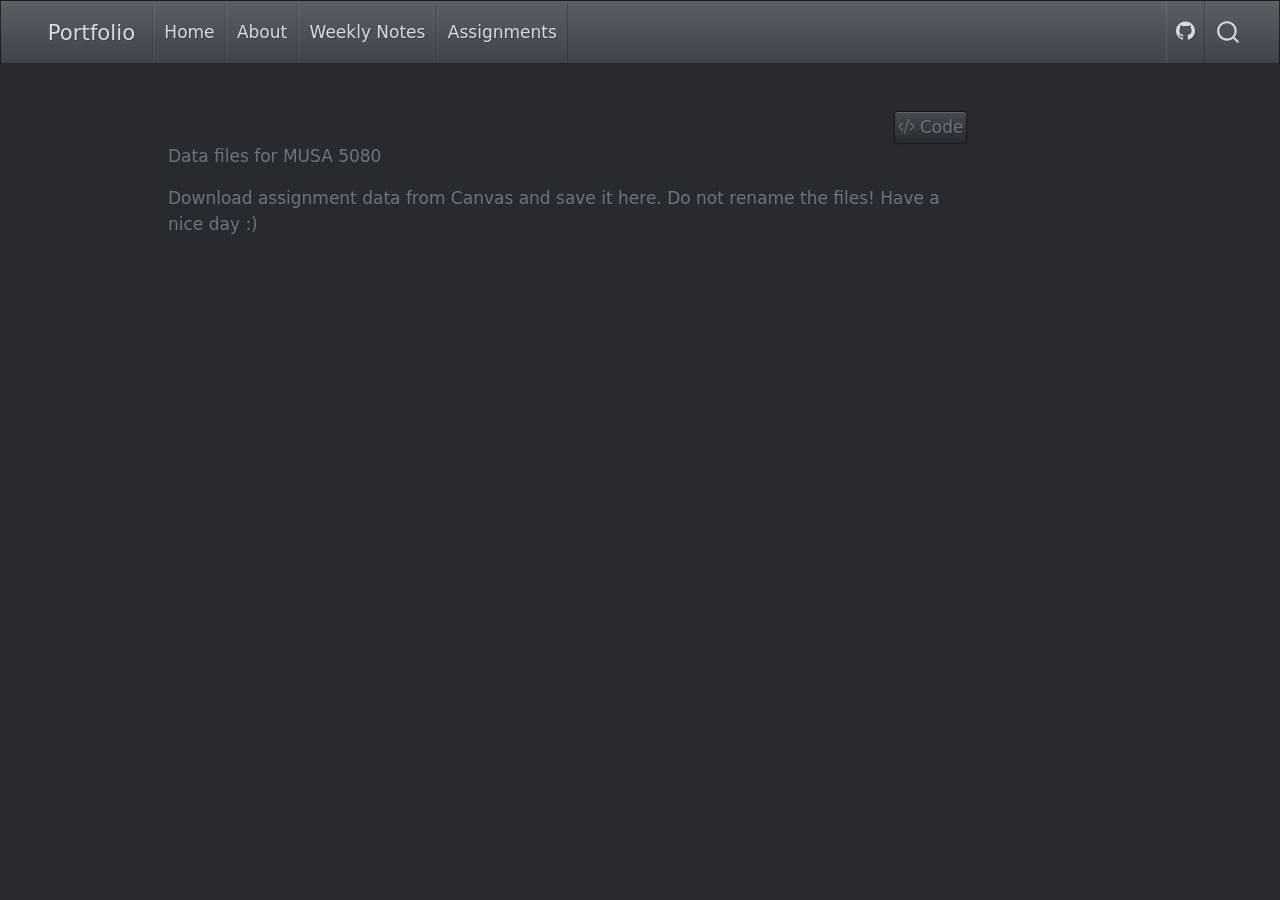
<file: docs/data/readme.html>
<!DOCTYPE html>
<html xmlns="http://www.w3.org/1999/xhtml" lang="en" xml:lang="en"><head>

<meta charset="utf-8">
<meta name="generator" content="quarto-1.10.18">

<meta name="viewport" content="width=device-width, initial-scale=1.0, user-scalable=yes">


<title>readme – Claudia Ashworth - MUSA 5080 Portfolio</title>
<style>
/* Default styles provided by pandoc.
** See https://pandoc.org/MANUAL.html#variables-for-html for config info.
*/
span.smallcaps{font-variant: small-caps;}
div.columns{display: flex; gap: 1.5em;}
div.column{flex: auto;}
@media screen {
div.columns{gap: min(4vw, 1.5em);}
div.column{overflow-x: auto;}
}
div.hanging-indent{margin-left: 1.5em; text-indent: -1.5em;}
ul.task-list{list-style: none;}
ul.task-list li input[type="checkbox"] {
  width: 0.8em;
  margin: 0 0.8em 0.2em -1em; /* quarto-specific, see https://github.com/quarto-dev/quarto-cli/issues/4556 */ 
  vertical-align: middle;
}
/* CSS for syntax highlighting */
html { -webkit-text-size-adjust: 100%; }
pre > code.sourceCode { white-space: pre; position: relative; }
pre > code.sourceCode > span { display: inline-block; line-height: 1.25; }
pre > code.sourceCode > span:empty { height: 1.2em; }
.sourceCode { overflow: visible; }
code.sourceCode > span { color: inherit; text-decoration: inherit; }
div.sourceCode { margin: 1em 0; }
pre.sourceCode { margin: 0; }
@media screen {
div.sourceCode { overflow: auto; }
}
@media print {
pre > code.sourceCode { white-space: pre-wrap; }
pre > code.sourceCode > span { text-indent: -5em; padding-left: 5em; }
}
pre.numberSource code
  { counter-reset: source-line 0; }
pre.numberSource code > span
  { position: relative; left: -4em; counter-increment: source-line; }
pre.numberSource code > span > a:first-child::before
  { content: counter(source-line);
    position: relative; left: -1em; text-align: right; vertical-align: baseline;
    border: none; display: inline-block;
    -webkit-touch-callout: none; -webkit-user-select: none;
    -khtml-user-select: none; -moz-user-select: none;
    -ms-user-select: none; user-select: none;
    padding: 0 4px; width: 4em;
  }
pre.numberSource { margin-left: 3em;  padding-left: 4px; }
div.sourceCode
  {   }
@media screen {
pre > code.sourceCode > span > a:first-child::before { text-decoration: underline; }
}
</style>


<script src="../site_libs/quarto-nav/quarto-nav.js"></script>
<script src="../site_libs/quarto-nav/headroom.min.js"></script>
<script src="../site_libs/clipboard/clipboard.min.js"></script>
<script src="../site_libs/quarto-search/autocomplete.umd.js"></script>
<script src="../site_libs/quarto-search/fuse.min.js"></script>
<script src="../site_libs/quarto-search/quarto-search.js"></script>
<meta name="quarto:offset" content="../">
<script src="../site_libs/quarto-html/quarto.js" type="module"></script>
<script src="../site_libs/quarto-html/tabsets/tabsets.js" type="module"></script>
<script src="../site_libs/quarto-html/popper.min.js"></script>
<script src="../site_libs/quarto-html/tippy.umd.min.js"></script>
<script src="../site_libs/quarto-html/anchor.min.js"></script>
<link href="../site_libs/quarto-html/tippy.css" rel="stylesheet">
<link href="../site_libs/quarto-html/quarto-syntax-highlighting-dark-b85bc7c33db8c58e0ec93c3465666fed.css" rel="stylesheet" id="quarto-text-highlighting-styles">
<script src="../site_libs/bootstrap/bootstrap.min.js"></script>
<link href="../site_libs/bootstrap/bootstrap-icons.css" rel="stylesheet">
<link href="../site_libs/bootstrap/bootstrap-b9d8a8ee537982bd23316c6cd2ca14cb.min.css" rel="stylesheet" append-hash="true" id="quarto-bootstrap" data-mode="dark">
<script id="quarto-search-options" type="application/json">{
  "location": "navbar",
  "copy-button": false,
  "collapse-after": 3,
  "panel-placement": "end",
  "type": "overlay",
  "limit": 50,
  "keyboard-shortcut": [
    "f",
    "/",
    "s"
  ],
  "show-item-context": false,
  "language": {
    "search-no-results-text": "No results",
    "search-matching-documents-text": "matching documents",
    "search-copy-link-title": "Copy link to search",
    "search-hide-matches-text": "Hide additional matches",
    "search-more-match-text": "more match in this document",
    "search-more-matches-text": "more matches in this document",
    "search-clear-button-title": "Clear",
    "search-text-placeholder": "",
    "search-detached-cancel-button-title": "Cancel",
    "search-submit-button-title": "Submit",
    "search-label": "Search"
  }
}</script>


</head>

<body class="nav-fixed quarto-light">

<div id="quarto-search-results"></div>
  <header id="quarto-header" class="headroom fixed-top">
    <nav class="navbar navbar-expand-lg " data-bs-theme="dark">
      <div class="navbar-container container-fluid">
      <div class="navbar-brand-container mx-auto">
    <a class="navbar-brand" href="../index.html">
    <span class="navbar-title">Portfolio</span>
    </a>
  </div>
            <div id="quarto-search" class="" title="Search"></div>
          <button class="navbar-toggler" type="button" data-bs-toggle="collapse" data-bs-target="#navbarCollapse" aria-controls="navbarCollapse" role="menu" aria-expanded="false" aria-label="Toggle navigation" onclick="if (window.quartoToggleHeadroom) { window.quartoToggleHeadroom(); }">
  <span class="navbar-toggler-icon"></span>
</button>
          <div class="collapse navbar-collapse" id="navbarCollapse">
            <ul class="navbar-nav navbar-nav-scroll me-auto">
  <li class="nav-item">
    <a class="nav-link" href="../index.html"> 
<span class="menu-text">Home</span></a>
  </li>  
  <li class="nav-item">
    <a class="nav-link" href="../about.html"> 
<span class="menu-text">About</span></a>
  </li>  
  <li class="nav-item">
    <a class="nav-link" href="../weekly-notes/index.html"> 
<span class="menu-text">Weekly Notes</span></a>
  </li>  
  <li class="nav-item">
    <a class="nav-link" href="../assignments/index.html"> 
<span class="menu-text">Assignments</span></a>
  </li>  
</ul>
            <ul class="navbar-nav navbar-nav-scroll ms-auto">
  <li class="nav-item compact">
    <a class="nav-link" href="https://github.com/clashworth/MUSA-5080-portfolio"> <i class="bi bi-github" role="img">
</i> 
<span class="menu-text"></span></a>
  </li>  
</ul>
          </div> <!-- /navcollapse -->
            <div class="quarto-navbar-tools">
</div>
      </div> <!-- /container-fluid -->
    </nav>
</header>
<!-- content -->
<div id="quarto-content" class="quarto-container page-columns page-rows-contents page-layout-article page-navbar">
<!-- sidebar -->
<!-- margin-sidebar -->
    <div id="quarto-margin-sidebar" class="sidebar margin-sidebar zindex-bottom">
        
    </div>
<!-- main -->
<main class="content" id="quarto-document-content"><header id="title-block-header" class="quarto-title-block"><h1 class="title display-7"></h1></header><div class="quarto-title-block"><div class="quarto-title-tools-only"><button type="button" class="btn code-tools-button" id="quarto-code-tools-source"><i class="bi"></i> Code</button></div></div>




<p>Data files for MUSA 5080</p>
<p>Download assignment data from Canvas and save it here. Do not rename the files! Have a nice day :)</p>


<!-- -->


</main> <!-- /main -->
<script id="quarto-html-after-body" type="application/javascript">
  window.document.addEventListener("DOMContentLoaded", function (event) {
    const icon = "";
    const anchorJS = new window.AnchorJS();
    anchorJS.options = {
      placement: 'right',
      icon: icon
    };
    anchorJS.add('.anchored');
    const isCodeAnnotation = (el) => {
      for (const clz of el.classList) {
        if (clz.startsWith('code-annotation-')) {                     
          return true;
        }
      }
      return false;
    }
    const onCopySuccess = function(e) {
      // button target
      const button = e.trigger;
      // don't keep focus
      button.blur();
      // flash "checked"
      button.classList.add('code-copy-button-checked');
      var currentTitle = button.getAttribute("title");
      button.setAttribute("title", "Copied!");
      let tooltip;
      if (window.bootstrap) {
        button.setAttribute("data-bs-toggle", "tooltip");
        button.setAttribute("data-bs-placement", "left");
        button.setAttribute("data-bs-title", "Copied!");
        tooltip = new bootstrap.Tooltip(button, 
          { trigger: "manual", 
            customClass: "code-copy-button-tooltip",
            offset: [0, -8]});
        tooltip.show();    
      }
      setTimeout(function() {
        if (tooltip) {
          tooltip.hide();
          button.removeAttribute("data-bs-title");
          button.removeAttribute("data-bs-toggle");
          button.removeAttribute("data-bs-placement");
        }
        button.setAttribute("title", currentTitle);
        button.classList.remove('code-copy-button-checked');
      }, 1000);
      // clear code selection
      e.clearSelection();
    }
    const getTextToCopy = function(trigger) {
      const outerScaffold = trigger.parentElement.cloneNode(true);
      const codeEl = outerScaffold.querySelector('code');
      for (const childEl of codeEl.children) {
        if (isCodeAnnotation(childEl)) {
          childEl.remove();
        }
      }
      return codeEl.innerText;
    }
    const clipboard = new window.ClipboardJS('.code-copy-button:not([data-in-quarto-modal])', {
      text: getTextToCopy
    });
    clipboard.on('success', onCopySuccess);
    if (window.document.getElementById('quarto-embedded-source-code-modal')) {
      const clipboardModal = new window.ClipboardJS('.code-copy-button[data-in-quarto-modal]', {
        text: getTextToCopy,
        container: window.document.getElementById('quarto-embedded-source-code-modal')
      });
      clipboardModal.on('success', onCopySuccess);
    }
    const viewSource = window.document.getElementById('quarto-view-source') ||
                       window.document.getElementById('quarto-code-tools-source');
    if (viewSource) {
      const sourceUrl = viewSource.getAttribute("data-quarto-source-url");
      viewSource.addEventListener("click", function(e) {
        if (sourceUrl) {
          // rstudio viewer pane
          if (/\bcapabilities=\b/.test(window.location)) {
            window.open(sourceUrl);
          } else {
            window.location.href = sourceUrl;
          }
        } else {
          const modal = new bootstrap.Modal(document.getElementById('quarto-embedded-source-code-modal'));
          modal.show();
        }
        return false;
      });
    }
    function toggleCodeHandler(show) {
      return function(e) {
        const cellDetails = window.document.querySelectorAll(".cell details.code-fold");
        for (let i=0; i<cellDetails.length; i++) {
          const details = cellDetails[i];
          if (show) {
            details.open = true;
          } else {
            details.removeAttribute("open");
          }
        }
        const cellCodeDivs = window.document.querySelectorAll(".cell div.sourceCode.cell-code");
        const fromCls = show ? "hidden" : "unhidden";
        const toCls = show ? "unhidden" : "hidden";
        for (let i=0; i<cellCodeDivs.length; i++) {
          const codeDiv = cellCodeDivs[i];
          if (codeDiv.classList.contains(fromCls)) {
            codeDiv.classList.remove(fromCls);
            codeDiv.classList.add(toCls);
          } 
        }
        return false;
      }
    }
    const hideAllCode = window.document.getElementById("quarto-hide-all-code");
    if (hideAllCode) {
      hideAllCode.addEventListener("click", toggleCodeHandler(false));
    }
    const showAllCode = window.document.getElementById("quarto-show-all-code");
    if (showAllCode) {
      showAllCode.addEventListener("click", toggleCodeHandler(true));
    }
      var localhostRegex = new RegExp(/^(?:http|https):\/\/localhost\:?[0-9]*\//);
      var mailtoRegex = new RegExp(/^mailto:/);
        var filterRegex = new RegExp('/' + window.location.host + '/');
      var isInternal = (href) => {
          return filterRegex.test(href) || localhostRegex.test(href) || mailtoRegex.test(href);
      }
      // Inspect non-navigation links and adorn them if external
     var links = window.document.querySelectorAll('a[href]:not(.nav-link):not(.navbar-brand):not(.toc-action):not(.sidebar-link):not(.sidebar-item-toggle):not(.pagination-link):not(.no-external):not([aria-hidden]):not(.dropdown-item):not(.quarto-navigation-tool):not(.about-link)');
      for (var i=0; i<links.length; i++) {
        const link = links[i];
        if (!isInternal(link.href)) {
          // undo the damage that might have been done by quarto-nav.js in the case of
          // links that we want to consider external
          if (link.dataset.originalHref !== undefined) {
            link.href = link.dataset.originalHref;
          }
        }
      }
    function tippyHover(el, contentFn, onTriggerFn, onUntriggerFn) {
      const config = {
        allowHTML: true,
        maxWidth: 500,
        delay: 100,
        arrow: false,
        appendTo: function(el) {
            return el.parentElement;
        },
        interactive: true,
        interactiveBorder: 10,
        theme: 'quarto',
        placement: 'bottom-start',
      };
      if (contentFn) {
        config.content = contentFn;
      }
      if (onTriggerFn) {
        config.onTrigger = onTriggerFn;
      }
      if (onUntriggerFn) {
        config.onUntrigger = onUntriggerFn;
      }
      window.tippy(el, config); 
    }
    const noterefs = window.document.querySelectorAll('a[role="doc-noteref"]');
    for (var i=0; i<noterefs.length; i++) {
      const ref = noterefs[i];
      tippyHover(ref, function() {
        // use id or data attribute instead here
        let href = ref.getAttribute('data-footnote-href') || ref.getAttribute('href');
        try { href = new URL(href).hash; } catch {}
        const id = href.replace(/^#\/?/, "");
        const note = window.document.getElementById(id);
        if (note) {
          return note.innerHTML;
        } else {
          return "";
        }
      });
    }
    const xrefs = window.document.querySelectorAll('a.quarto-xref');
    const processXRef = (id, note) => {
      // Strip column container classes
      const stripColumnClz = (el) => {
        el.classList.remove("page-full", "page-columns");
        if (el.children) {
          for (const child of el.children) {
            stripColumnClz(child);
          }
        }
      }
      stripColumnClz(note)
      if (id === null || id.startsWith('sec-')) {
        // Special case sections, only their first couple elements
        const container = document.createElement("div");
        if (note.children && note.children.length > 2) {
          container.appendChild(note.children[0].cloneNode(true));
          for (let i = 1; i < note.children.length; i++) {
            const child = note.children[i];
            if (child.tagName === "P" && child.innerText === "") {
              continue;
            } else {
              container.appendChild(child.cloneNode(true));
              break;
            }
          }
          if (window.Quarto?.typesetMath) {
            window.Quarto.typesetMath(container);
          }
          return container.innerHTML
        } else {
          if (window.Quarto?.typesetMath) {
            window.Quarto.typesetMath(note);
          }
          return note.innerHTML;
        }
      } else {
        // Remove any anchor links if they are present
        const anchorLink = note.querySelector('a.anchorjs-link');
        if (anchorLink) {
          anchorLink.remove();
        }
        if (window.Quarto?.typesetMath) {
          window.Quarto.typesetMath(note);
        }
        if (note.classList.contains("callout")) {
          return note.outerHTML;
        } else {
          return note.innerHTML;
        }
      }
    }
    for (var i=0; i<xrefs.length; i++) {
      const xref = xrefs[i];
      tippyHover(xref, undefined, function(instance) {
        instance.disable();
        let url = xref.getAttribute('href');
        let hash = undefined; 
        if (url.startsWith('#')) {
          hash = url;
        } else {
          try { hash = new URL(url).hash; } catch {}
        }
        if (hash) {
          const id = hash.replace(/^#\/?/, "");
          const note = window.document.getElementById(id);
          if (note !== null) {
            try {
              const html = processXRef(id, note.cloneNode(true));
              instance.setContent(html);
            } finally {
              instance.enable();
              instance.show();
            }
          } else {
            // See if we can fetch this
            fetch(url.split('#')[0])
            .then(res => res.text())
            .then(html => {
              const parser = new DOMParser();
              const htmlDoc = parser.parseFromString(html, "text/html");
              const note = htmlDoc.getElementById(id);
              if (note !== null) {
                const html = processXRef(id, note);
                instance.setContent(html);
              } 
            }).finally(() => {
              instance.enable();
              instance.show();
            });
          }
        } else {
          // See if we can fetch a full url (with no hash to target)
          // This is a special case and we should probably do some content thinning / targeting
          fetch(url)
          .then(res => res.text())
          .then(html => {
            const parser = new DOMParser();
            const htmlDoc = parser.parseFromString(html, "text/html");
            const note = htmlDoc.querySelector('main.content');
            if (note !== null) {
              // This should only happen for chapter cross references
              // (since there is no id in the URL)
              // remove the first header
              if (note.children.length > 0 && note.children[0].tagName === "HEADER") {
                note.children[0].remove();
              }
              const html = processXRef(null, note);
              instance.setContent(html);
            } 
          }).finally(() => {
            instance.enable();
            instance.show();
          });
        }
      }, function(instance) {
      });
    }
        let selectedAnnoteEl;
        const selectorForAnnotation = ( cell, annotation) => {
          let cellAttr = 'data-code-cell="' + cell + '"';
          let lineAttr = 'data-code-annotation="' +  annotation + '"';
          const selector = 'span[' + cellAttr + '][' + lineAttr + ']';
          return selector;
        }
        const selectCodeLines = (annoteEl) => {
          const doc = window.document;
          const targetCell = annoteEl.getAttribute("data-target-cell");
          const targetAnnotation = annoteEl.getAttribute("data-target-annotation");
          const annoteSpan = window.document.querySelector(selectorForAnnotation(targetCell, targetAnnotation));
          const lines = annoteSpan.getAttribute("data-code-lines").split(",");
          const lineIds = lines.map((line) => {
            return targetCell + "-" + line;
          })
          let top = null;
          let height = null;
          let parent = null;
          if (lineIds.length > 0) {
              //compute the position of the single el (top and bottom and make a div)
              const el = window.document.getElementById(lineIds[0]);
              top = el.offsetTop;
              height = el.offsetHeight;
              parent = el.parentElement.parentElement;
            if (lineIds.length > 1) {
              const lastEl = window.document.getElementById(lineIds[lineIds.length - 1]);
              const bottom = lastEl.offsetTop + lastEl.offsetHeight;
              height = bottom - top;
            }
            if (top !== null && height !== null && parent !== null) {
              // cook up a div (if necessary) and position it 
              let div = window.document.getElementById("code-annotation-line-highlight");
              if (div === null) {
                div = window.document.createElement("div");
                div.setAttribute("id", "code-annotation-line-highlight");
                div.style.position = 'absolute';
                parent.appendChild(div);
              }
              div.style.top = top - 2 + "px";
              div.style.height = height + 4 + "px";
              div.style.left = 0;
              let gutterDiv = window.document.getElementById("code-annotation-line-highlight-gutter");
              if (gutterDiv === null) {
                gutterDiv = window.document.createElement("div");
                gutterDiv.setAttribute("id", "code-annotation-line-highlight-gutter");
                gutterDiv.style.position = 'absolute';
                const codeCell = window.document.getElementById(targetCell);
                const gutter = codeCell.querySelector('.code-annotation-gutter');
                gutter.appendChild(gutterDiv);
              }
              gutterDiv.style.top = top - 2 + "px";
              gutterDiv.style.height = height + 4 + "px";
            }
            selectedAnnoteEl = annoteEl;
          }
        };
        const unselectCodeLines = () => {
          const elementsIds = ["code-annotation-line-highlight", "code-annotation-line-highlight-gutter"];
          elementsIds.forEach((elId) => {
            const div = window.document.getElementById(elId);
            if (div) {
              div.remove();
            }
          });
          selectedAnnoteEl = undefined;
        };
          // Handle positioning of the toggle
      window.addEventListener(
        "resize",
        throttle(() => {
          elRect = undefined;
          if (selectedAnnoteEl) {
            selectCodeLines(selectedAnnoteEl);
          }
        }, 10)
      );
      function throttle(fn, ms) {
      let throttle = false;
      let timer;
        return (...args) => {
          if(!throttle) { // first call gets through
              fn.apply(this, args);
              throttle = true;
          } else { // all the others get throttled
              if(timer) clearTimeout(timer); // cancel #2
              timer = setTimeout(() => {
                fn.apply(this, args);
                timer = throttle = false;
              }, ms);
          }
        };
      }
        // Attach click handler to the DT
        const annoteDls = window.document.querySelectorAll('dt[data-target-cell]');
        for (const annoteDlNode of annoteDls) {
          annoteDlNode.addEventListener('click', (event) => {
            const clickedEl = event.target;
            if (clickedEl !== selectedAnnoteEl) {
              unselectCodeLines();
              const activeEl = window.document.querySelector('dt[data-target-cell].code-annotation-active');
              if (activeEl) {
                activeEl.classList.remove('code-annotation-active');
              }
              selectCodeLines(clickedEl);
              clickedEl.classList.add('code-annotation-active');
            } else {
              // Unselect the line
              unselectCodeLines();
              clickedEl.classList.remove('code-annotation-active');
            }
          });
        }
    const findCites = (el) => {
      const parentEl = el.parentElement;
      if (parentEl) {
        const cites = parentEl.dataset.cites;
        if (cites) {
          return {
            el,
            cites: cites.split(' ')
          };
        } else {
          return findCites(el.parentElement)
        }
      } else {
        return undefined;
      }
    };
    var bibliorefs = window.document.querySelectorAll('a[role="doc-biblioref"]');
    for (var i=0; i<bibliorefs.length; i++) {
      const ref = bibliorefs[i];
      const citeInfo = findCites(ref);
      if (citeInfo) {
        tippyHover(citeInfo.el, function() {
          var popup = window.document.createElement('div');
          citeInfo.cites.forEach(function(cite) {
            var citeDiv = window.document.createElement('div');
            citeDiv.classList.add('hanging-indent');
            citeDiv.classList.add('csl-entry');
            var biblioDiv = window.document.getElementById('ref-' + cite);
            if (biblioDiv) {
              citeDiv.innerHTML = biblioDiv.innerHTML;
            }
            popup.appendChild(citeDiv);
          });
          return popup.innerHTML;
        });
      }
    }
  });
  </script><div class="modal fade" id="quarto-embedded-source-code-modal" tabindex="-1" aria-labelledby="quarto-embedded-source-code-modal-label" aria-hidden="true"><div class="modal-dialog modal-dialog-scrollable"><div class="modal-content"><div class="modal-header"><h5 class="modal-title" id="quarto-embedded-source-code-modal-label">Source Code</h5><button class="btn-close" data-bs-dismiss="modal"></button></div><div class="modal-body"><div class="">
<div class="code-copy-outer-scaffold"><div class="sourceCode" id="cb1" data-shortcodes="false"><pre class="sourceCode markdown code-with-copy"><code class="sourceCode markdown"><span id="cb1-1"><a href="#cb1-1" aria-hidden="true" tabindex="-1"></a>Data files for MUSA 5080</span>
<span id="cb1-2"><a href="#cb1-2" aria-hidden="true" tabindex="-1"></a></span>
<span id="cb1-3"><a href="#cb1-3" aria-hidden="true" tabindex="-1"></a>Download assignment data from Canvas and save it here.</span>
<span id="cb1-4"><a href="#cb1-4" aria-hidden="true" tabindex="-1"></a>Do not rename the files!</span>
<span id="cb1-5"><a href="#cb1-5" aria-hidden="true" tabindex="-1"></a>Have a nice day :)</span></code></pre></div><button title="Copy to Clipboard" class="code-copy-button" data-in-quarto-modal=""><i class="bi"></i></button></div>
</div></div></div></div></div>
</div> <!-- /content -->




</body></html>
</file>
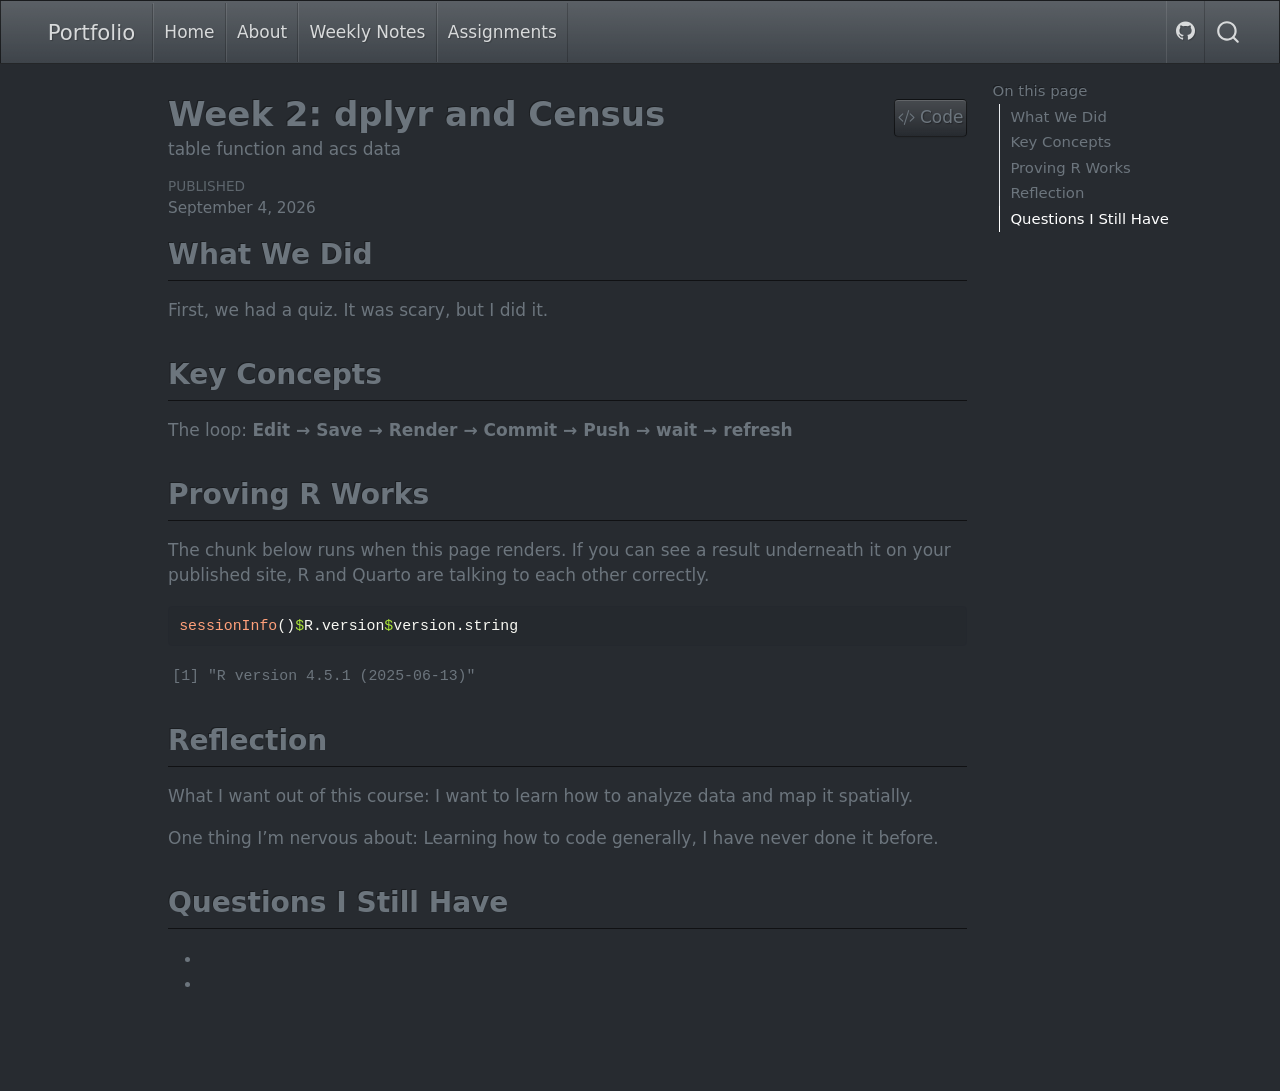
<file: docs/weekly-notes/week-02.html>
<!DOCTYPE html>
<html xmlns="http://www.w3.org/1999/xhtml" lang="en" xml:lang="en"><head>

<meta charset="utf-8">
<meta name="generator" content="quarto-1.10.18">

<meta name="viewport" content="width=device-width, initial-scale=1.0, user-scalable=yes">

<meta name="dcterms.date" content="2026-09-04">
<meta name="description" content="table function and acs data">

<title>Week 2: dplyr and Census – Claudia Ashworth - MUSA 5080 Portfolio</title>
<style>
/* Default styles provided by pandoc.
** See https://pandoc.org/MANUAL.html#variables-for-html for config info.
*/
span.smallcaps{font-variant: small-caps;}
div.columns{display: flex; gap: 1.5em;}
div.column{flex: auto;}
@media screen {
div.columns{gap: min(4vw, 1.5em);}
div.column{overflow-x: auto;}
}
div.hanging-indent{margin-left: 1.5em; text-indent: -1.5em;}
ul.task-list{list-style: none;}
ul.task-list li input[type="checkbox"] {
  width: 0.8em;
  margin: 0 0.8em 0.2em -1em; /* quarto-specific, see https://github.com/quarto-dev/quarto-cli/issues/4556 */ 
  vertical-align: middle;
}
/* CSS for syntax highlighting */
html { -webkit-text-size-adjust: 100%; }
pre > code.sourceCode { white-space: pre; position: relative; }
pre > code.sourceCode > span { display: inline-block; line-height: 1.25; }
pre > code.sourceCode > span:empty { height: 1.2em; }
.sourceCode { overflow: visible; }
code.sourceCode > span { color: inherit; text-decoration: inherit; }
div.sourceCode { margin: 1em 0; }
pre.sourceCode { margin: 0; }
@media screen {
div.sourceCode { overflow: auto; }
}
@media print {
pre > code.sourceCode { white-space: pre-wrap; }
pre > code.sourceCode > span { text-indent: -5em; padding-left: 5em; }
}
pre.numberSource code
  { counter-reset: source-line 0; }
pre.numberSource code > span
  { position: relative; left: -4em; counter-increment: source-line; }
pre.numberSource code > span > a:first-child::before
  { content: counter(source-line);
    position: relative; left: -1em; text-align: right; vertical-align: baseline;
    border: none; display: inline-block;
    -webkit-touch-callout: none; -webkit-user-select: none;
    -khtml-user-select: none; -moz-user-select: none;
    -ms-user-select: none; user-select: none;
    padding: 0 4px; width: 4em;
  }
pre.numberSource { margin-left: 3em;  padding-left: 4px; }
div.sourceCode
  {   }
@media screen {
pre > code.sourceCode > span > a:first-child::before { text-decoration: underline; }
}
</style>


<script src="../site_libs/quarto-nav/quarto-nav.js"></script>
<script src="../site_libs/quarto-nav/headroom.min.js"></script>
<script src="../site_libs/clipboard/clipboard.min.js"></script>
<script src="../site_libs/quarto-search/autocomplete.umd.js"></script>
<script src="../site_libs/quarto-search/fuse.min.js"></script>
<script src="../site_libs/quarto-search/quarto-search.js"></script>
<meta name="quarto:offset" content="../">
<script src="../site_libs/quarto-html/quarto.js" type="module"></script>
<script src="../site_libs/quarto-html/tabsets/tabsets.js" type="module"></script>
<script src="../site_libs/quarto-html/popper.min.js"></script>
<script src="../site_libs/quarto-html/tippy.umd.min.js"></script>
<script src="../site_libs/quarto-html/anchor.min.js"></script>
<link href="../site_libs/quarto-html/tippy.css" rel="stylesheet">
<link href="../site_libs/quarto-html/quarto-syntax-highlighting-dark-b85bc7c33db8c58e0ec93c3465666fed.css" rel="stylesheet" id="quarto-text-highlighting-styles">
<script src="../site_libs/bootstrap/bootstrap.min.js"></script>
<link href="../site_libs/bootstrap/bootstrap-icons.css" rel="stylesheet">
<link href="../site_libs/bootstrap/bootstrap-b9d8a8ee537982bd23316c6cd2ca14cb.min.css" rel="stylesheet" append-hash="true" id="quarto-bootstrap" data-mode="dark">
<script id="quarto-search-options" type="application/json">{
  "location": "navbar",
  "copy-button": false,
  "collapse-after": 3,
  "panel-placement": "end",
  "type": "overlay",
  "limit": 50,
  "keyboard-shortcut": [
    "f",
    "/",
    "s"
  ],
  "show-item-context": false,
  "language": {
    "search-no-results-text": "No results",
    "search-matching-documents-text": "matching documents",
    "search-copy-link-title": "Copy link to search",
    "search-hide-matches-text": "Hide additional matches",
    "search-more-match-text": "more match in this document",
    "search-more-matches-text": "more matches in this document",
    "search-clear-button-title": "Clear",
    "search-text-placeholder": "",
    "search-detached-cancel-button-title": "Cancel",
    "search-submit-button-title": "Submit",
    "search-label": "Search"
  }
}</script>


</head>

<body class="nav-fixed quarto-light">

<div id="quarto-search-results"></div>
  <header id="quarto-header" class="headroom fixed-top">
    <nav class="navbar navbar-expand-lg " data-bs-theme="dark">
      <div class="navbar-container container-fluid">
      <div class="navbar-brand-container mx-auto">
    <a class="navbar-brand" href="../index.html">
    <span class="navbar-title">Portfolio</span>
    </a>
  </div>
            <div id="quarto-search" class="" title="Search"></div>
          <button class="navbar-toggler" type="button" data-bs-toggle="collapse" data-bs-target="#navbarCollapse" aria-controls="navbarCollapse" role="menu" aria-expanded="false" aria-label="Toggle navigation" onclick="if (window.quartoToggleHeadroom) { window.quartoToggleHeadroom(); }">
  <span class="navbar-toggler-icon"></span>
</button>
          <div class="collapse navbar-collapse" id="navbarCollapse">
            <ul class="navbar-nav navbar-nav-scroll me-auto">
  <li class="nav-item">
    <a class="nav-link" href="../index.html"> 
<span class="menu-text">Home</span></a>
  </li>  
  <li class="nav-item">
    <a class="nav-link" href="../about.html"> 
<span class="menu-text">About</span></a>
  </li>  
  <li class="nav-item">
    <a class="nav-link" href="../weekly-notes/index.html"> 
<span class="menu-text">Weekly Notes</span></a>
  </li>  
  <li class="nav-item">
    <a class="nav-link" href="../assignments/index.html"> 
<span class="menu-text">Assignments</span></a>
  </li>  
</ul>
            <ul class="navbar-nav navbar-nav-scroll ms-auto">
  <li class="nav-item compact">
    <a class="nav-link" href="https://github.com/clashworth/MUSA-5080-portfolio"> <i class="bi bi-github" role="img">
</i> 
<span class="menu-text"></span></a>
  </li>  
</ul>
          </div> <!-- /navcollapse -->
            <div class="quarto-navbar-tools">
</div>
      </div> <!-- /container-fluid -->
    </nav>
</header>
<!-- content -->
<div id="quarto-content" class="quarto-container page-columns page-rows-contents page-layout-article page-navbar">
<!-- sidebar -->
<!-- margin-sidebar -->
    <div id="quarto-margin-sidebar" class="sidebar margin-sidebar">
        <nav id="TOC" role="doc-toc" class="toc-active">
    <h2 id="toc-title">On this page</h2>
   
  <ul>
  <li><a href="#what-we-did" id="toc-what-we-did" class="nav-link active" data-scroll-target="#what-we-did">What We Did</a></li>
  <li><a href="#key-concepts" id="toc-key-concepts" class="nav-link" data-scroll-target="#key-concepts">Key Concepts</a></li>
  <li><a href="#proving-r-works" id="toc-proving-r-works" class="nav-link" data-scroll-target="#proving-r-works">Proving R Works</a></li>
  <li><a href="#reflection" id="toc-reflection" class="nav-link" data-scroll-target="#reflection">Reflection</a></li>
  <li><a href="#questions-i-still-have" id="toc-questions-i-still-have" class="nav-link" data-scroll-target="#questions-i-still-have">Questions I Still Have</a></li>
  </ul>
</nav>
    </div>
<!-- main -->
<main class="content" id="quarto-document-content">

<header id="title-block-header" class="quarto-title-block default">
<div class="quarto-title">
<div class="quarto-title-block"><div><h1 class="title">Week 2: dplyr and Census</h1><button type="button" class="btn code-tools-button" id="quarto-code-tools-source"><i class="bi"></i> Code</button></div></div>
</div>

<div>
  <div class="description">
    table function and acs data
  </div>
</div>


<div class="quarto-title-meta">

    
    <div>
    <div class="quarto-title-meta-heading">Published</div>
    <div class="quarto-title-meta-contents">
      <p class="date">September 4, 2026</p>
    </div>
  </div>
  
    
  </div>
  


</header>


<section id="what-we-did" class="level2">
<h2 class="anchored" data-anchor-id="what-we-did">What We Did</h2>
<p>First, we had a quiz. It was scary, but I did it.</p>
</section>
<section id="key-concepts" class="level2">
<h2 class="anchored" data-anchor-id="key-concepts">Key Concepts</h2>
<p>The loop: <strong>Edit → Save → Render → Commit → Push → wait → refresh</strong></p>
</section>
<section id="proving-r-works" class="level2">
<h2 class="anchored" data-anchor-id="proving-r-works">Proving R Works</h2>
<p>The chunk below runs when this page renders. If you can see a result underneath it on your published site, R and Quarto are talking to each other correctly.</p>
<div class="cell">
<div class="code-copy-outer-scaffold"><div class="sourceCode cell-code" id="cb1"><pre class="sourceCode r code-with-copy"><code class="sourceCode r"><span id="cb1-1"><a href="#cb1-1" aria-hidden="true" tabindex="-1"></a><span class="fu">sessionInfo</span>()<span class="sc">$</span>R.version<span class="sc">$</span>version.string</span></code></pre></div><button title="Copy to Clipboard" class="code-copy-button"><i class="bi"></i></button></div>
<div class="cell-output cell-output-stdout">
<pre><code>[1] "R version 4.5.1 (2025-06-13)"</code></pre>
</div>
</div>
</section>
<section id="reflection" class="level2">
<h2 class="anchored" data-anchor-id="reflection">Reflection</h2>
<!-- CHANGE THIS: 3-4 sentences -->
<p>What I want out of this course: I want to learn how to analyze data and map it spatially.</p>
<p>One thing I’m nervous about: Learning how to code generally, I have never done it before.</p>
</section>
<section id="questions-i-still-have" class="level2">
<h2 class="anchored" data-anchor-id="questions-i-still-have">Questions I Still Have</h2>
<ul>
<li></li>
<li></li>
</ul>


<!-- -->

</section>

</main> <!-- /main -->
<script id="quarto-html-after-body" type="application/javascript">
  window.document.addEventListener("DOMContentLoaded", function (event) {
    const icon = "";
    const anchorJS = new window.AnchorJS();
    anchorJS.options = {
      placement: 'right',
      icon: icon
    };
    anchorJS.add('.anchored');
    const isCodeAnnotation = (el) => {
      for (const clz of el.classList) {
        if (clz.startsWith('code-annotation-')) {                     
          return true;
        }
      }
      return false;
    }
    const onCopySuccess = function(e) {
      // button target
      const button = e.trigger;
      // don't keep focus
      button.blur();
      // flash "checked"
      button.classList.add('code-copy-button-checked');
      var currentTitle = button.getAttribute("title");
      button.setAttribute("title", "Copied!");
      let tooltip;
      if (window.bootstrap) {
        button.setAttribute("data-bs-toggle", "tooltip");
        button.setAttribute("data-bs-placement", "left");
        button.setAttribute("data-bs-title", "Copied!");
        tooltip = new bootstrap.Tooltip(button, 
          { trigger: "manual", 
            customClass: "code-copy-button-tooltip",
            offset: [0, -8]});
        tooltip.show();    
      }
      setTimeout(function() {
        if (tooltip) {
          tooltip.hide();
          button.removeAttribute("data-bs-title");
          button.removeAttribute("data-bs-toggle");
          button.removeAttribute("data-bs-placement");
        }
        button.setAttribute("title", currentTitle);
        button.classList.remove('code-copy-button-checked');
      }, 1000);
      // clear code selection
      e.clearSelection();
    }
    const getTextToCopy = function(trigger) {
      const outerScaffold = trigger.parentElement.cloneNode(true);
      const codeEl = outerScaffold.querySelector('code');
      for (const childEl of codeEl.children) {
        if (isCodeAnnotation(childEl)) {
          childEl.remove();
        }
      }
      return codeEl.innerText;
    }
    const clipboard = new window.ClipboardJS('.code-copy-button:not([data-in-quarto-modal])', {
      text: getTextToCopy
    });
    clipboard.on('success', onCopySuccess);
    if (window.document.getElementById('quarto-embedded-source-code-modal')) {
      const clipboardModal = new window.ClipboardJS('.code-copy-button[data-in-quarto-modal]', {
        text: getTextToCopy,
        container: window.document.getElementById('quarto-embedded-source-code-modal')
      });
      clipboardModal.on('success', onCopySuccess);
    }
    const viewSource = window.document.getElementById('quarto-view-source') ||
                       window.document.getElementById('quarto-code-tools-source');
    if (viewSource) {
      const sourceUrl = viewSource.getAttribute("data-quarto-source-url");
      viewSource.addEventListener("click", function(e) {
        if (sourceUrl) {
          // rstudio viewer pane
          if (/\bcapabilities=\b/.test(window.location)) {
            window.open(sourceUrl);
          } else {
            window.location.href = sourceUrl;
          }
        } else {
          const modal = new bootstrap.Modal(document.getElementById('quarto-embedded-source-code-modal'));
          modal.show();
        }
        return false;
      });
    }
    function toggleCodeHandler(show) {
      return function(e) {
        const cellDetails = window.document.querySelectorAll(".cell details.code-fold");
        for (let i=0; i<cellDetails.length; i++) {
          const details = cellDetails[i];
          if (show) {
            details.open = true;
          } else {
            details.removeAttribute("open");
          }
        }
        const cellCodeDivs = window.document.querySelectorAll(".cell div.sourceCode.cell-code");
        const fromCls = show ? "hidden" : "unhidden";
        const toCls = show ? "unhidden" : "hidden";
        for (let i=0; i<cellCodeDivs.length; i++) {
          const codeDiv = cellCodeDivs[i];
          if (codeDiv.classList.contains(fromCls)) {
            codeDiv.classList.remove(fromCls);
            codeDiv.classList.add(toCls);
          } 
        }
        return false;
      }
    }
    const hideAllCode = window.document.getElementById("quarto-hide-all-code");
    if (hideAllCode) {
      hideAllCode.addEventListener("click", toggleCodeHandler(false));
    }
    const showAllCode = window.document.getElementById("quarto-show-all-code");
    if (showAllCode) {
      showAllCode.addEventListener("click", toggleCodeHandler(true));
    }
      var localhostRegex = new RegExp(/^(?:http|https):\/\/localhost\:?[0-9]*\//);
      var mailtoRegex = new RegExp(/^mailto:/);
        var filterRegex = new RegExp('/' + window.location.host + '/');
      var isInternal = (href) => {
          return filterRegex.test(href) || localhostRegex.test(href) || mailtoRegex.test(href);
      }
      // Inspect non-navigation links and adorn them if external
     var links = window.document.querySelectorAll('a[href]:not(.nav-link):not(.navbar-brand):not(.toc-action):not(.sidebar-link):not(.sidebar-item-toggle):not(.pagination-link):not(.no-external):not([aria-hidden]):not(.dropdown-item):not(.quarto-navigation-tool):not(.about-link)');
      for (var i=0; i<links.length; i++) {
        const link = links[i];
        if (!isInternal(link.href)) {
          // undo the damage that might have been done by quarto-nav.js in the case of
          // links that we want to consider external
          if (link.dataset.originalHref !== undefined) {
            link.href = link.dataset.originalHref;
          }
        }
      }
    function tippyHover(el, contentFn, onTriggerFn, onUntriggerFn) {
      const config = {
        allowHTML: true,
        maxWidth: 500,
        delay: 100,
        arrow: false,
        appendTo: function(el) {
            return el.parentElement;
        },
        interactive: true,
        interactiveBorder: 10,
        theme: 'quarto',
        placement: 'bottom-start',
      };
      if (contentFn) {
        config.content = contentFn;
      }
      if (onTriggerFn) {
        config.onTrigger = onTriggerFn;
      }
      if (onUntriggerFn) {
        config.onUntrigger = onUntriggerFn;
      }
      window.tippy(el, config); 
    }
    const noterefs = window.document.querySelectorAll('a[role="doc-noteref"]');
    for (var i=0; i<noterefs.length; i++) {
      const ref = noterefs[i];
      tippyHover(ref, function() {
        // use id or data attribute instead here
        let href = ref.getAttribute('data-footnote-href') || ref.getAttribute('href');
        try { href = new URL(href).hash; } catch {}
        const id = href.replace(/^#\/?/, "");
        const note = window.document.getElementById(id);
        if (note) {
          return note.innerHTML;
        } else {
          return "";
        }
      });
    }
    const xrefs = window.document.querySelectorAll('a.quarto-xref');
    const processXRef = (id, note) => {
      // Strip column container classes
      const stripColumnClz = (el) => {
        el.classList.remove("page-full", "page-columns");
        if (el.children) {
          for (const child of el.children) {
            stripColumnClz(child);
          }
        }
      }
      stripColumnClz(note)
      if (id === null || id.startsWith('sec-')) {
        // Special case sections, only their first couple elements
        const container = document.createElement("div");
        if (note.children && note.children.length > 2) {
          container.appendChild(note.children[0].cloneNode(true));
          for (let i = 1; i < note.children.length; i++) {
            const child = note.children[i];
            if (child.tagName === "P" && child.innerText === "") {
              continue;
            } else {
              container.appendChild(child.cloneNode(true));
              break;
            }
          }
          if (window.Quarto?.typesetMath) {
            window.Quarto.typesetMath(container);
          }
          return container.innerHTML
        } else {
          if (window.Quarto?.typesetMath) {
            window.Quarto.typesetMath(note);
          }
          return note.innerHTML;
        }
      } else {
        // Remove any anchor links if they are present
        const anchorLink = note.querySelector('a.anchorjs-link');
        if (anchorLink) {
          anchorLink.remove();
        }
        if (window.Quarto?.typesetMath) {
          window.Quarto.typesetMath(note);
        }
        if (note.classList.contains("callout")) {
          return note.outerHTML;
        } else {
          return note.innerHTML;
        }
      }
    }
    for (var i=0; i<xrefs.length; i++) {
      const xref = xrefs[i];
      tippyHover(xref, undefined, function(instance) {
        instance.disable();
        let url = xref.getAttribute('href');
        let hash = undefined; 
        if (url.startsWith('#')) {
          hash = url;
        } else {
          try { hash = new URL(url).hash; } catch {}
        }
        if (hash) {
          const id = hash.replace(/^#\/?/, "");
          const note = window.document.getElementById(id);
          if (note !== null) {
            try {
              const html = processXRef(id, note.cloneNode(true));
              instance.setContent(html);
            } finally {
              instance.enable();
              instance.show();
            }
          } else {
            // See if we can fetch this
            fetch(url.split('#')[0])
            .then(res => res.text())
            .then(html => {
              const parser = new DOMParser();
              const htmlDoc = parser.parseFromString(html, "text/html");
              const note = htmlDoc.getElementById(id);
              if (note !== null) {
                const html = processXRef(id, note);
                instance.setContent(html);
              } 
            }).finally(() => {
              instance.enable();
              instance.show();
            });
          }
        } else {
          // See if we can fetch a full url (with no hash to target)
          // This is a special case and we should probably do some content thinning / targeting
          fetch(url)
          .then(res => res.text())
          .then(html => {
            const parser = new DOMParser();
            const htmlDoc = parser.parseFromString(html, "text/html");
            const note = htmlDoc.querySelector('main.content');
            if (note !== null) {
              // This should only happen for chapter cross references
              // (since there is no id in the URL)
              // remove the first header
              if (note.children.length > 0 && note.children[0].tagName === "HEADER") {
                note.children[0].remove();
              }
              const html = processXRef(null, note);
              instance.setContent(html);
            } 
          }).finally(() => {
            instance.enable();
            instance.show();
          });
        }
      }, function(instance) {
      });
    }
        let selectedAnnoteEl;
        const selectorForAnnotation = ( cell, annotation) => {
          let cellAttr = 'data-code-cell="' + cell + '"';
          let lineAttr = 'data-code-annotation="' +  annotation + '"';
          const selector = 'span[' + cellAttr + '][' + lineAttr + ']';
          return selector;
        }
        const selectCodeLines = (annoteEl) => {
          const doc = window.document;
          const targetCell = annoteEl.getAttribute("data-target-cell");
          const targetAnnotation = annoteEl.getAttribute("data-target-annotation");
          const annoteSpan = window.document.querySelector(selectorForAnnotation(targetCell, targetAnnotation));
          const lines = annoteSpan.getAttribute("data-code-lines").split(",");
          const lineIds = lines.map((line) => {
            return targetCell + "-" + line;
          })
          let top = null;
          let height = null;
          let parent = null;
          if (lineIds.length > 0) {
              //compute the position of the single el (top and bottom and make a div)
              const el = window.document.getElementById(lineIds[0]);
              top = el.offsetTop;
              height = el.offsetHeight;
              parent = el.parentElement.parentElement;
            if (lineIds.length > 1) {
              const lastEl = window.document.getElementById(lineIds[lineIds.length - 1]);
              const bottom = lastEl.offsetTop + lastEl.offsetHeight;
              height = bottom - top;
            }
            if (top !== null && height !== null && parent !== null) {
              // cook up a div (if necessary) and position it 
              let div = window.document.getElementById("code-annotation-line-highlight");
              if (div === null) {
                div = window.document.createElement("div");
                div.setAttribute("id", "code-annotation-line-highlight");
                div.style.position = 'absolute';
                parent.appendChild(div);
              }
              div.style.top = top - 2 + "px";
              div.style.height = height + 4 + "px";
              div.style.left = 0;
              let gutterDiv = window.document.getElementById("code-annotation-line-highlight-gutter");
              if (gutterDiv === null) {
                gutterDiv = window.document.createElement("div");
                gutterDiv.setAttribute("id", "code-annotation-line-highlight-gutter");
                gutterDiv.style.position = 'absolute';
                const codeCell = window.document.getElementById(targetCell);
                const gutter = codeCell.querySelector('.code-annotation-gutter');
                gutter.appendChild(gutterDiv);
              }
              gutterDiv.style.top = top - 2 + "px";
              gutterDiv.style.height = height + 4 + "px";
            }
            selectedAnnoteEl = annoteEl;
          }
        };
        const unselectCodeLines = () => {
          const elementsIds = ["code-annotation-line-highlight", "code-annotation-line-highlight-gutter"];
          elementsIds.forEach((elId) => {
            const div = window.document.getElementById(elId);
            if (div) {
              div.remove();
            }
          });
          selectedAnnoteEl = undefined;
        };
          // Handle positioning of the toggle
      window.addEventListener(
        "resize",
        throttle(() => {
          elRect = undefined;
          if (selectedAnnoteEl) {
            selectCodeLines(selectedAnnoteEl);
          }
        }, 10)
      );
      function throttle(fn, ms) {
      let throttle = false;
      let timer;
        return (...args) => {
          if(!throttle) { // first call gets through
              fn.apply(this, args);
              throttle = true;
          } else { // all the others get throttled
              if(timer) clearTimeout(timer); // cancel #2
              timer = setTimeout(() => {
                fn.apply(this, args);
                timer = throttle = false;
              }, ms);
          }
        };
      }
        // Attach click handler to the DT
        const annoteDls = window.document.querySelectorAll('dt[data-target-cell]');
        for (const annoteDlNode of annoteDls) {
          annoteDlNode.addEventListener('click', (event) => {
            const clickedEl = event.target;
            if (clickedEl !== selectedAnnoteEl) {
              unselectCodeLines();
              const activeEl = window.document.querySelector('dt[data-target-cell].code-annotation-active');
              if (activeEl) {
                activeEl.classList.remove('code-annotation-active');
              }
              selectCodeLines(clickedEl);
              clickedEl.classList.add('code-annotation-active');
            } else {
              // Unselect the line
              unselectCodeLines();
              clickedEl.classList.remove('code-annotation-active');
            }
          });
        }
    const findCites = (el) => {
      const parentEl = el.parentElement;
      if (parentEl) {
        const cites = parentEl.dataset.cites;
        if (cites) {
          return {
            el,
            cites: cites.split(' ')
          };
        } else {
          return findCites(el.parentElement)
        }
      } else {
        return undefined;
      }
    };
    var bibliorefs = window.document.querySelectorAll('a[role="doc-biblioref"]');
    for (var i=0; i<bibliorefs.length; i++) {
      const ref = bibliorefs[i];
      const citeInfo = findCites(ref);
      if (citeInfo) {
        tippyHover(citeInfo.el, function() {
          var popup = window.document.createElement('div');
          citeInfo.cites.forEach(function(cite) {
            var citeDiv = window.document.createElement('div');
            citeDiv.classList.add('hanging-indent');
            citeDiv.classList.add('csl-entry');
            var biblioDiv = window.document.getElementById('ref-' + cite);
            if (biblioDiv) {
              citeDiv.innerHTML = biblioDiv.innerHTML;
            }
            popup.appendChild(citeDiv);
          });
          return popup.innerHTML;
        });
      }
    }
  });
  </script><div class="modal fade" id="quarto-embedded-source-code-modal" tabindex="-1" aria-labelledby="quarto-embedded-source-code-modal-label" aria-hidden="true"><div class="modal-dialog modal-dialog-scrollable"><div class="modal-content"><div class="modal-header"><h5 class="modal-title" id="quarto-embedded-source-code-modal-label">Source Code</h5><button class="btn-close" data-bs-dismiss="modal"></button></div><div class="modal-body"><div class="">
<div class="code-copy-outer-scaffold"><div class="sourceCode" id="cb3" data-shortcodes="false"><pre class="sourceCode markdown code-with-copy"><code class="sourceCode markdown"><span id="cb3-1"><a href="#cb3-1" aria-hidden="true" tabindex="-1"></a><span class="co">---</span></span>
<span id="cb3-2"><a href="#cb3-2" aria-hidden="true" tabindex="-1"></a><span class="an">title:</span><span class="co"> "Week 2: dplyr and Census"</span></span>
<span id="cb3-3"><a href="#cb3-3" aria-hidden="true" tabindex="-1"></a><span class="an">description:</span><span class="co"> "table function and acs data"</span></span>
<span id="cb3-4"><a href="#cb3-4" aria-hidden="true" tabindex="-1"></a><span class="an">date:</span><span class="co"> 2026-09-04</span></span>
<span id="cb3-5"><a href="#cb3-5" aria-hidden="true" tabindex="-1"></a><span class="co">---</span></span>
<span id="cb3-6"><a href="#cb3-6" aria-hidden="true" tabindex="-1"></a></span>
<span id="cb3-7"><a href="#cb3-7" aria-hidden="true" tabindex="-1"></a><span class="fu">## What We Did</span></span>
<span id="cb3-8"><a href="#cb3-8" aria-hidden="true" tabindex="-1"></a></span>
<span id="cb3-9"><a href="#cb3-9" aria-hidden="true" tabindex="-1"></a>First, we had a quiz. It was scary, but I did it.</span>
<span id="cb3-10"><a href="#cb3-10" aria-hidden="true" tabindex="-1"></a></span>
<span id="cb3-11"><a href="#cb3-11" aria-hidden="true" tabindex="-1"></a></span>
<span id="cb3-12"><a href="#cb3-12" aria-hidden="true" tabindex="-1"></a><span class="fu">## Key Concepts</span></span>
<span id="cb3-13"><a href="#cb3-13" aria-hidden="true" tabindex="-1"></a></span>
<span id="cb3-14"><a href="#cb3-14" aria-hidden="true" tabindex="-1"></a></span>
<span id="cb3-15"><a href="#cb3-15" aria-hidden="true" tabindex="-1"></a>The loop: **Edit → Save → Render → Commit → Push → wait → refresh**</span>
<span id="cb3-16"><a href="#cb3-16" aria-hidden="true" tabindex="-1"></a></span>
<span id="cb3-17"><a href="#cb3-17" aria-hidden="true" tabindex="-1"></a><span class="fu">## Proving R Works</span></span>
<span id="cb3-18"><a href="#cb3-18" aria-hidden="true" tabindex="-1"></a></span>
<span id="cb3-19"><a href="#cb3-19" aria-hidden="true" tabindex="-1"></a>The chunk below runs when this page renders. If you can see a result underneath</span>
<span id="cb3-20"><a href="#cb3-20" aria-hidden="true" tabindex="-1"></a>it on your published site, R and Quarto are talking to each other correctly.</span>
<span id="cb3-21"><a href="#cb3-21" aria-hidden="true" tabindex="-1"></a></span>
<span id="cb3-24"><a href="#cb3-24" aria-hidden="true" tabindex="-1"></a><span class="in">```{r}</span></span>
<span id="cb3-25"><a href="#cb3-25" aria-hidden="true" tabindex="-1"></a><span class="fu">sessionInfo</span>()<span class="sc">$</span>R.version<span class="sc">$</span>version.string</span>
<span id="cb3-26"><a href="#cb3-26" aria-hidden="true" tabindex="-1"></a><span class="in">```</span></span>
<span id="cb3-27"><a href="#cb3-27" aria-hidden="true" tabindex="-1"></a></span>
<span id="cb3-28"><a href="#cb3-28" aria-hidden="true" tabindex="-1"></a><span class="fu">## Reflection</span></span>
<span id="cb3-29"><a href="#cb3-29" aria-hidden="true" tabindex="-1"></a></span>
<span id="cb3-30"><a href="#cb3-30" aria-hidden="true" tabindex="-1"></a><span class="co">&lt;!-- CHANGE THIS: 3-4 sentences --&gt;</span></span>
<span id="cb3-31"><a href="#cb3-31" aria-hidden="true" tabindex="-1"></a></span>
<span id="cb3-32"><a href="#cb3-32" aria-hidden="true" tabindex="-1"></a>What I want out of this course: I want to learn how to analyze data and map it spatially. </span>
<span id="cb3-33"><a href="#cb3-33" aria-hidden="true" tabindex="-1"></a></span>
<span id="cb3-34"><a href="#cb3-34" aria-hidden="true" tabindex="-1"></a>One thing I'm nervous about: Learning how to code generally, I have never done it before.</span>
<span id="cb3-35"><a href="#cb3-35" aria-hidden="true" tabindex="-1"></a></span>
<span id="cb3-36"><a href="#cb3-36" aria-hidden="true" tabindex="-1"></a><span class="fu">## Questions I Still Have</span></span>
<span id="cb3-37"><a href="#cb3-37" aria-hidden="true" tabindex="-1"></a></span>
<span id="cb3-38"><a href="#cb3-38" aria-hidden="true" tabindex="-1"></a>-</span>
<span id="cb3-39"><a href="#cb3-39" aria-hidden="true" tabindex="-1"></a>-</span>
</code></pre></div><button title="Copy to Clipboard" class="code-copy-button" data-in-quarto-modal=""><i class="bi"></i></button></div>
</div></div></div></div></div>
</div> <!-- /content -->




</body></html>
</file>
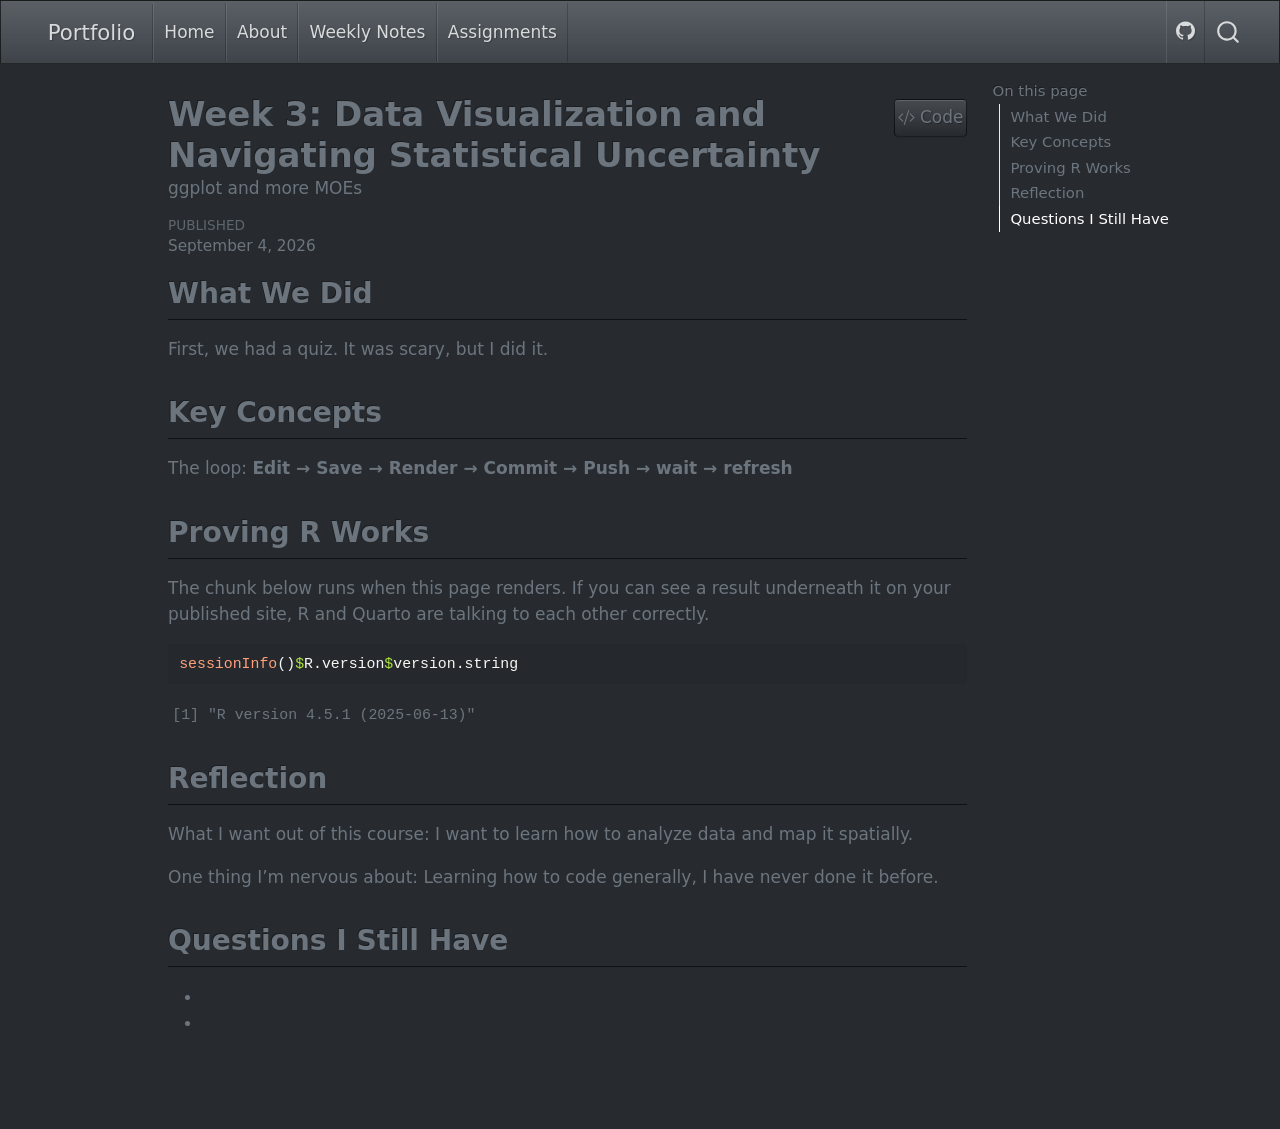
<file: docs/weekly-notes/week-03.html>
<!DOCTYPE html>
<html xmlns="http://www.w3.org/1999/xhtml" lang="en" xml:lang="en"><head>

<meta charset="utf-8">
<meta name="generator" content="quarto-1.10.18">

<meta name="viewport" content="width=device-width, initial-scale=1.0, user-scalable=yes">

<meta name="dcterms.date" content="2026-09-04">
<meta name="description" content="ggplot and more MOEs">

<title>Week 3: Data Visualization and Navigating Statistical Uncertainty – Claudia Ashworth - MUSA 5080 Portfolio</title>
<style>
/* Default styles provided by pandoc.
** See https://pandoc.org/MANUAL.html#variables-for-html for config info.
*/
span.smallcaps{font-variant: small-caps;}
div.columns{display: flex; gap: 1.5em;}
div.column{flex: auto;}
@media screen {
div.columns{gap: min(4vw, 1.5em);}
div.column{overflow-x: auto;}
}
div.hanging-indent{margin-left: 1.5em; text-indent: -1.5em;}
ul.task-list{list-style: none;}
ul.task-list li input[type="checkbox"] {
  width: 0.8em;
  margin: 0 0.8em 0.2em -1em; /* quarto-specific, see https://github.com/quarto-dev/quarto-cli/issues/4556 */ 
  vertical-align: middle;
}
/* CSS for syntax highlighting */
html { -webkit-text-size-adjust: 100%; }
pre > code.sourceCode { white-space: pre; position: relative; }
pre > code.sourceCode > span { display: inline-block; line-height: 1.25; }
pre > code.sourceCode > span:empty { height: 1.2em; }
.sourceCode { overflow: visible; }
code.sourceCode > span { color: inherit; text-decoration: inherit; }
div.sourceCode { margin: 1em 0; }
pre.sourceCode { margin: 0; }
@media screen {
div.sourceCode { overflow: auto; }
}
@media print {
pre > code.sourceCode { white-space: pre-wrap; }
pre > code.sourceCode > span { text-indent: -5em; padding-left: 5em; }
}
pre.numberSource code
  { counter-reset: source-line 0; }
pre.numberSource code > span
  { position: relative; left: -4em; counter-increment: source-line; }
pre.numberSource code > span > a:first-child::before
  { content: counter(source-line);
    position: relative; left: -1em; text-align: right; vertical-align: baseline;
    border: none; display: inline-block;
    -webkit-touch-callout: none; -webkit-user-select: none;
    -khtml-user-select: none; -moz-user-select: none;
    -ms-user-select: none; user-select: none;
    padding: 0 4px; width: 4em;
  }
pre.numberSource { margin-left: 3em;  padding-left: 4px; }
div.sourceCode
  {   }
@media screen {
pre > code.sourceCode > span > a:first-child::before { text-decoration: underline; }
}
</style>


<script src="../site_libs/quarto-nav/quarto-nav.js"></script>
<script src="../site_libs/quarto-nav/headroom.min.js"></script>
<script src="../site_libs/clipboard/clipboard.min.js"></script>
<script src="../site_libs/quarto-search/autocomplete.umd.js"></script>
<script src="../site_libs/quarto-search/fuse.min.js"></script>
<script src="../site_libs/quarto-search/quarto-search.js"></script>
<meta name="quarto:offset" content="../">
<script src="../site_libs/quarto-html/quarto.js" type="module"></script>
<script src="../site_libs/quarto-html/tabsets/tabsets.js" type="module"></script>
<script src="../site_libs/quarto-html/popper.min.js"></script>
<script src="../site_libs/quarto-html/tippy.umd.min.js"></script>
<script src="../site_libs/quarto-html/anchor.min.js"></script>
<link href="../site_libs/quarto-html/tippy.css" rel="stylesheet">
<link href="../site_libs/quarto-html/quarto-syntax-highlighting-dark-b85bc7c33db8c58e0ec93c3465666fed.css" rel="stylesheet" id="quarto-text-highlighting-styles">
<script src="../site_libs/bootstrap/bootstrap.min.js"></script>
<link href="../site_libs/bootstrap/bootstrap-icons.css" rel="stylesheet">
<link href="../site_libs/bootstrap/bootstrap-b9d8a8ee537982bd23316c6cd2ca14cb.min.css" rel="stylesheet" append-hash="true" id="quarto-bootstrap" data-mode="dark">
<script id="quarto-search-options" type="application/json">{
  "location": "navbar",
  "copy-button": false,
  "collapse-after": 3,
  "panel-placement": "end",
  "type": "overlay",
  "limit": 50,
  "keyboard-shortcut": [
    "f",
    "/",
    "s"
  ],
  "show-item-context": false,
  "language": {
    "search-no-results-text": "No results",
    "search-matching-documents-text": "matching documents",
    "search-copy-link-title": "Copy link to search",
    "search-hide-matches-text": "Hide additional matches",
    "search-more-match-text": "more match in this document",
    "search-more-matches-text": "more matches in this document",
    "search-clear-button-title": "Clear",
    "search-text-placeholder": "",
    "search-detached-cancel-button-title": "Cancel",
    "search-submit-button-title": "Submit",
    "search-label": "Search"
  }
}</script>


</head>

<body class="nav-fixed quarto-light">

<div id="quarto-search-results"></div>
  <header id="quarto-header" class="headroom fixed-top">
    <nav class="navbar navbar-expand-lg " data-bs-theme="dark">
      <div class="navbar-container container-fluid">
      <div class="navbar-brand-container mx-auto">
    <a class="navbar-brand" href="../index.html">
    <span class="navbar-title">Portfolio</span>
    </a>
  </div>
            <div id="quarto-search" class="" title="Search"></div>
          <button class="navbar-toggler" type="button" data-bs-toggle="collapse" data-bs-target="#navbarCollapse" aria-controls="navbarCollapse" role="menu" aria-expanded="false" aria-label="Toggle navigation" onclick="if (window.quartoToggleHeadroom) { window.quartoToggleHeadroom(); }">
  <span class="navbar-toggler-icon"></span>
</button>
          <div class="collapse navbar-collapse" id="navbarCollapse">
            <ul class="navbar-nav navbar-nav-scroll me-auto">
  <li class="nav-item">
    <a class="nav-link" href="../index.html"> 
<span class="menu-text">Home</span></a>
  </li>  
  <li class="nav-item">
    <a class="nav-link" href="../about.html"> 
<span class="menu-text">About</span></a>
  </li>  
  <li class="nav-item">
    <a class="nav-link" href="../weekly-notes/index.html"> 
<span class="menu-text">Weekly Notes</span></a>
  </li>  
  <li class="nav-item">
    <a class="nav-link" href="../assignments/index.html"> 
<span class="menu-text">Assignments</span></a>
  </li>  
</ul>
            <ul class="navbar-nav navbar-nav-scroll ms-auto">
  <li class="nav-item compact">
    <a class="nav-link" href="https://github.com/clashworth/MUSA-5080-portfolio"> <i class="bi bi-github" role="img">
</i> 
<span class="menu-text"></span></a>
  </li>  
</ul>
          </div> <!-- /navcollapse -->
            <div class="quarto-navbar-tools">
</div>
      </div> <!-- /container-fluid -->
    </nav>
</header>
<!-- content -->
<div id="quarto-content" class="quarto-container page-columns page-rows-contents page-layout-article page-navbar">
<!-- sidebar -->
<!-- margin-sidebar -->
    <div id="quarto-margin-sidebar" class="sidebar margin-sidebar">
        <nav id="TOC" role="doc-toc" class="toc-active">
    <h2 id="toc-title">On this page</h2>
   
  <ul>
  <li><a href="#what-we-did" id="toc-what-we-did" class="nav-link active" data-scroll-target="#what-we-did">What We Did</a></li>
  <li><a href="#key-concepts" id="toc-key-concepts" class="nav-link" data-scroll-target="#key-concepts">Key Concepts</a></li>
  <li><a href="#proving-r-works" id="toc-proving-r-works" class="nav-link" data-scroll-target="#proving-r-works">Proving R Works</a></li>
  <li><a href="#reflection" id="toc-reflection" class="nav-link" data-scroll-target="#reflection">Reflection</a></li>
  <li><a href="#questions-i-still-have" id="toc-questions-i-still-have" class="nav-link" data-scroll-target="#questions-i-still-have">Questions I Still Have</a></li>
  </ul>
</nav>
    </div>
<!-- main -->
<main class="content" id="quarto-document-content">

<header id="title-block-header" class="quarto-title-block default">
<div class="quarto-title">
<div class="quarto-title-block"><div><h1 class="title">Week 3: Data Visualization and Navigating Statistical Uncertainty</h1><button type="button" class="btn code-tools-button" id="quarto-code-tools-source"><i class="bi"></i> Code</button></div></div>
</div>

<div>
  <div class="description">
    ggplot and more MOEs
  </div>
</div>


<div class="quarto-title-meta">

    
    <div>
    <div class="quarto-title-meta-heading">Published</div>
    <div class="quarto-title-meta-contents">
      <p class="date">September 4, 2026</p>
    </div>
  </div>
  
    
  </div>
  


</header>


<section id="what-we-did" class="level2">
<h2 class="anchored" data-anchor-id="what-we-did">What We Did</h2>
<p>First, we had a quiz. It was scary, but I did it.</p>
</section>
<section id="key-concepts" class="level2">
<h2 class="anchored" data-anchor-id="key-concepts">Key Concepts</h2>
<p>The loop: <strong>Edit → Save → Render → Commit → Push → wait → refresh</strong></p>
</section>
<section id="proving-r-works" class="level2">
<h2 class="anchored" data-anchor-id="proving-r-works">Proving R Works</h2>
<p>The chunk below runs when this page renders. If you can see a result underneath it on your published site, R and Quarto are talking to each other correctly.</p>
<div class="cell">
<div class="code-copy-outer-scaffold"><div class="sourceCode cell-code" id="cb1"><pre class="sourceCode r code-with-copy"><code class="sourceCode r"><span id="cb1-1"><a href="#cb1-1" aria-hidden="true" tabindex="-1"></a><span class="fu">sessionInfo</span>()<span class="sc">$</span>R.version<span class="sc">$</span>version.string</span></code></pre></div><button title="Copy to Clipboard" class="code-copy-button"><i class="bi"></i></button></div>
<div class="cell-output cell-output-stdout">
<pre><code>[1] "R version 4.5.1 (2025-06-13)"</code></pre>
</div>
</div>
</section>
<section id="reflection" class="level2">
<h2 class="anchored" data-anchor-id="reflection">Reflection</h2>
<!-- CHANGE THIS: 3-4 sentences -->
<p>What I want out of this course: I want to learn how to analyze data and map it spatially.</p>
<p>One thing I’m nervous about: Learning how to code generally, I have never done it before.</p>
</section>
<section id="questions-i-still-have" class="level2">
<h2 class="anchored" data-anchor-id="questions-i-still-have">Questions I Still Have</h2>
<ul>
<li></li>
<li></li>
</ul>


<!-- -->

</section>

</main> <!-- /main -->
<script id="quarto-html-after-body" type="application/javascript">
  window.document.addEventListener("DOMContentLoaded", function (event) {
    const icon = "";
    const anchorJS = new window.AnchorJS();
    anchorJS.options = {
      placement: 'right',
      icon: icon
    };
    anchorJS.add('.anchored');
    const isCodeAnnotation = (el) => {
      for (const clz of el.classList) {
        if (clz.startsWith('code-annotation-')) {                     
          return true;
        }
      }
      return false;
    }
    const onCopySuccess = function(e) {
      // button target
      const button = e.trigger;
      // don't keep focus
      button.blur();
      // flash "checked"
      button.classList.add('code-copy-button-checked');
      var currentTitle = button.getAttribute("title");
      button.setAttribute("title", "Copied!");
      let tooltip;
      if (window.bootstrap) {
        button.setAttribute("data-bs-toggle", "tooltip");
        button.setAttribute("data-bs-placement", "left");
        button.setAttribute("data-bs-title", "Copied!");
        tooltip = new bootstrap.Tooltip(button, 
          { trigger: "manual", 
            customClass: "code-copy-button-tooltip",
            offset: [0, -8]});
        tooltip.show();    
      }
      setTimeout(function() {
        if (tooltip) {
          tooltip.hide();
          button.removeAttribute("data-bs-title");
          button.removeAttribute("data-bs-toggle");
          button.removeAttribute("data-bs-placement");
        }
        button.setAttribute("title", currentTitle);
        button.classList.remove('code-copy-button-checked');
      }, 1000);
      // clear code selection
      e.clearSelection();
    }
    const getTextToCopy = function(trigger) {
      const outerScaffold = trigger.parentElement.cloneNode(true);
      const codeEl = outerScaffold.querySelector('code');
      for (const childEl of codeEl.children) {
        if (isCodeAnnotation(childEl)) {
          childEl.remove();
        }
      }
      return codeEl.innerText;
    }
    const clipboard = new window.ClipboardJS('.code-copy-button:not([data-in-quarto-modal])', {
      text: getTextToCopy
    });
    clipboard.on('success', onCopySuccess);
    if (window.document.getElementById('quarto-embedded-source-code-modal')) {
      const clipboardModal = new window.ClipboardJS('.code-copy-button[data-in-quarto-modal]', {
        text: getTextToCopy,
        container: window.document.getElementById('quarto-embedded-source-code-modal')
      });
      clipboardModal.on('success', onCopySuccess);
    }
    const viewSource = window.document.getElementById('quarto-view-source') ||
                       window.document.getElementById('quarto-code-tools-source');
    if (viewSource) {
      const sourceUrl = viewSource.getAttribute("data-quarto-source-url");
      viewSource.addEventListener("click", function(e) {
        if (sourceUrl) {
          // rstudio viewer pane
          if (/\bcapabilities=\b/.test(window.location)) {
            window.open(sourceUrl);
          } else {
            window.location.href = sourceUrl;
          }
        } else {
          const modal = new bootstrap.Modal(document.getElementById('quarto-embedded-source-code-modal'));
          modal.show();
        }
        return false;
      });
    }
    function toggleCodeHandler(show) {
      return function(e) {
        const cellDetails = window.document.querySelectorAll(".cell details.code-fold");
        for (let i=0; i<cellDetails.length; i++) {
          const details = cellDetails[i];
          if (show) {
            details.open = true;
          } else {
            details.removeAttribute("open");
          }
        }
        const cellCodeDivs = window.document.querySelectorAll(".cell div.sourceCode.cell-code");
        const fromCls = show ? "hidden" : "unhidden";
        const toCls = show ? "unhidden" : "hidden";
        for (let i=0; i<cellCodeDivs.length; i++) {
          const codeDiv = cellCodeDivs[i];
          if (codeDiv.classList.contains(fromCls)) {
            codeDiv.classList.remove(fromCls);
            codeDiv.classList.add(toCls);
          } 
        }
        return false;
      }
    }
    const hideAllCode = window.document.getElementById("quarto-hide-all-code");
    if (hideAllCode) {
      hideAllCode.addEventListener("click", toggleCodeHandler(false));
    }
    const showAllCode = window.document.getElementById("quarto-show-all-code");
    if (showAllCode) {
      showAllCode.addEventListener("click", toggleCodeHandler(true));
    }
      var localhostRegex = new RegExp(/^(?:http|https):\/\/localhost\:?[0-9]*\//);
      var mailtoRegex = new RegExp(/^mailto:/);
        var filterRegex = new RegExp('/' + window.location.host + '/');
      var isInternal = (href) => {
          return filterRegex.test(href) || localhostRegex.test(href) || mailtoRegex.test(href);
      }
      // Inspect non-navigation links and adorn them if external
     var links = window.document.querySelectorAll('a[href]:not(.nav-link):not(.navbar-brand):not(.toc-action):not(.sidebar-link):not(.sidebar-item-toggle):not(.pagination-link):not(.no-external):not([aria-hidden]):not(.dropdown-item):not(.quarto-navigation-tool):not(.about-link)');
      for (var i=0; i<links.length; i++) {
        const link = links[i];
        if (!isInternal(link.href)) {
          // undo the damage that might have been done by quarto-nav.js in the case of
          // links that we want to consider external
          if (link.dataset.originalHref !== undefined) {
            link.href = link.dataset.originalHref;
          }
        }
      }
    function tippyHover(el, contentFn, onTriggerFn, onUntriggerFn) {
      const config = {
        allowHTML: true,
        maxWidth: 500,
        delay: 100,
        arrow: false,
        appendTo: function(el) {
            return el.parentElement;
        },
        interactive: true,
        interactiveBorder: 10,
        theme: 'quarto',
        placement: 'bottom-start',
      };
      if (contentFn) {
        config.content = contentFn;
      }
      if (onTriggerFn) {
        config.onTrigger = onTriggerFn;
      }
      if (onUntriggerFn) {
        config.onUntrigger = onUntriggerFn;
      }
      window.tippy(el, config); 
    }
    const noterefs = window.document.querySelectorAll('a[role="doc-noteref"]');
    for (var i=0; i<noterefs.length; i++) {
      const ref = noterefs[i];
      tippyHover(ref, function() {
        // use id or data attribute instead here
        let href = ref.getAttribute('data-footnote-href') || ref.getAttribute('href');
        try { href = new URL(href).hash; } catch {}
        const id = href.replace(/^#\/?/, "");
        const note = window.document.getElementById(id);
        if (note) {
          return note.innerHTML;
        } else {
          return "";
        }
      });
    }
    const xrefs = window.document.querySelectorAll('a.quarto-xref');
    const processXRef = (id, note) => {
      // Strip column container classes
      const stripColumnClz = (el) => {
        el.classList.remove("page-full", "page-columns");
        if (el.children) {
          for (const child of el.children) {
            stripColumnClz(child);
          }
        }
      }
      stripColumnClz(note)
      if (id === null || id.startsWith('sec-')) {
        // Special case sections, only their first couple elements
        const container = document.createElement("div");
        if (note.children && note.children.length > 2) {
          container.appendChild(note.children[0].cloneNode(true));
          for (let i = 1; i < note.children.length; i++) {
            const child = note.children[i];
            if (child.tagName === "P" && child.innerText === "") {
              continue;
            } else {
              container.appendChild(child.cloneNode(true));
              break;
            }
          }
          if (window.Quarto?.typesetMath) {
            window.Quarto.typesetMath(container);
          }
          return container.innerHTML
        } else {
          if (window.Quarto?.typesetMath) {
            window.Quarto.typesetMath(note);
          }
          return note.innerHTML;
        }
      } else {
        // Remove any anchor links if they are present
        const anchorLink = note.querySelector('a.anchorjs-link');
        if (anchorLink) {
          anchorLink.remove();
        }
        if (window.Quarto?.typesetMath) {
          window.Quarto.typesetMath(note);
        }
        if (note.classList.contains("callout")) {
          return note.outerHTML;
        } else {
          return note.innerHTML;
        }
      }
    }
    for (var i=0; i<xrefs.length; i++) {
      const xref = xrefs[i];
      tippyHover(xref, undefined, function(instance) {
        instance.disable();
        let url = xref.getAttribute('href');
        let hash = undefined; 
        if (url.startsWith('#')) {
          hash = url;
        } else {
          try { hash = new URL(url).hash; } catch {}
        }
        if (hash) {
          const id = hash.replace(/^#\/?/, "");
          const note = window.document.getElementById(id);
          if (note !== null) {
            try {
              const html = processXRef(id, note.cloneNode(true));
              instance.setContent(html);
            } finally {
              instance.enable();
              instance.show();
            }
          } else {
            // See if we can fetch this
            fetch(url.split('#')[0])
            .then(res => res.text())
            .then(html => {
              const parser = new DOMParser();
              const htmlDoc = parser.parseFromString(html, "text/html");
              const note = htmlDoc.getElementById(id);
              if (note !== null) {
                const html = processXRef(id, note);
                instance.setContent(html);
              } 
            }).finally(() => {
              instance.enable();
              instance.show();
            });
          }
        } else {
          // See if we can fetch a full url (with no hash to target)
          // This is a special case and we should probably do some content thinning / targeting
          fetch(url)
          .then(res => res.text())
          .then(html => {
            const parser = new DOMParser();
            const htmlDoc = parser.parseFromString(html, "text/html");
            const note = htmlDoc.querySelector('main.content');
            if (note !== null) {
              // This should only happen for chapter cross references
              // (since there is no id in the URL)
              // remove the first header
              if (note.children.length > 0 && note.children[0].tagName === "HEADER") {
                note.children[0].remove();
              }
              const html = processXRef(null, note);
              instance.setContent(html);
            } 
          }).finally(() => {
            instance.enable();
            instance.show();
          });
        }
      }, function(instance) {
      });
    }
        let selectedAnnoteEl;
        const selectorForAnnotation = ( cell, annotation) => {
          let cellAttr = 'data-code-cell="' + cell + '"';
          let lineAttr = 'data-code-annotation="' +  annotation + '"';
          const selector = 'span[' + cellAttr + '][' + lineAttr + ']';
          return selector;
        }
        const selectCodeLines = (annoteEl) => {
          const doc = window.document;
          const targetCell = annoteEl.getAttribute("data-target-cell");
          const targetAnnotation = annoteEl.getAttribute("data-target-annotation");
          const annoteSpan = window.document.querySelector(selectorForAnnotation(targetCell, targetAnnotation));
          const lines = annoteSpan.getAttribute("data-code-lines").split(",");
          const lineIds = lines.map((line) => {
            return targetCell + "-" + line;
          })
          let top = null;
          let height = null;
          let parent = null;
          if (lineIds.length > 0) {
              //compute the position of the single el (top and bottom and make a div)
              const el = window.document.getElementById(lineIds[0]);
              top = el.offsetTop;
              height = el.offsetHeight;
              parent = el.parentElement.parentElement;
            if (lineIds.length > 1) {
              const lastEl = window.document.getElementById(lineIds[lineIds.length - 1]);
              const bottom = lastEl.offsetTop + lastEl.offsetHeight;
              height = bottom - top;
            }
            if (top !== null && height !== null && parent !== null) {
              // cook up a div (if necessary) and position it 
              let div = window.document.getElementById("code-annotation-line-highlight");
              if (div === null) {
                div = window.document.createElement("div");
                div.setAttribute("id", "code-annotation-line-highlight");
                div.style.position = 'absolute';
                parent.appendChild(div);
              }
              div.style.top = top - 2 + "px";
              div.style.height = height + 4 + "px";
              div.style.left = 0;
              let gutterDiv = window.document.getElementById("code-annotation-line-highlight-gutter");
              if (gutterDiv === null) {
                gutterDiv = window.document.createElement("div");
                gutterDiv.setAttribute("id", "code-annotation-line-highlight-gutter");
                gutterDiv.style.position = 'absolute';
                const codeCell = window.document.getElementById(targetCell);
                const gutter = codeCell.querySelector('.code-annotation-gutter');
                gutter.appendChild(gutterDiv);
              }
              gutterDiv.style.top = top - 2 + "px";
              gutterDiv.style.height = height + 4 + "px";
            }
            selectedAnnoteEl = annoteEl;
          }
        };
        const unselectCodeLines = () => {
          const elementsIds = ["code-annotation-line-highlight", "code-annotation-line-highlight-gutter"];
          elementsIds.forEach((elId) => {
            const div = window.document.getElementById(elId);
            if (div) {
              div.remove();
            }
          });
          selectedAnnoteEl = undefined;
        };
          // Handle positioning of the toggle
      window.addEventListener(
        "resize",
        throttle(() => {
          elRect = undefined;
          if (selectedAnnoteEl) {
            selectCodeLines(selectedAnnoteEl);
          }
        }, 10)
      );
      function throttle(fn, ms) {
      let throttle = false;
      let timer;
        return (...args) => {
          if(!throttle) { // first call gets through
              fn.apply(this, args);
              throttle = true;
          } else { // all the others get throttled
              if(timer) clearTimeout(timer); // cancel #2
              timer = setTimeout(() => {
                fn.apply(this, args);
                timer = throttle = false;
              }, ms);
          }
        };
      }
        // Attach click handler to the DT
        const annoteDls = window.document.querySelectorAll('dt[data-target-cell]');
        for (const annoteDlNode of annoteDls) {
          annoteDlNode.addEventListener('click', (event) => {
            const clickedEl = event.target;
            if (clickedEl !== selectedAnnoteEl) {
              unselectCodeLines();
              const activeEl = window.document.querySelector('dt[data-target-cell].code-annotation-active');
              if (activeEl) {
                activeEl.classList.remove('code-annotation-active');
              }
              selectCodeLines(clickedEl);
              clickedEl.classList.add('code-annotation-active');
            } else {
              // Unselect the line
              unselectCodeLines();
              clickedEl.classList.remove('code-annotation-active');
            }
          });
        }
    const findCites = (el) => {
      const parentEl = el.parentElement;
      if (parentEl) {
        const cites = parentEl.dataset.cites;
        if (cites) {
          return {
            el,
            cites: cites.split(' ')
          };
        } else {
          return findCites(el.parentElement)
        }
      } else {
        return undefined;
      }
    };
    var bibliorefs = window.document.querySelectorAll('a[role="doc-biblioref"]');
    for (var i=0; i<bibliorefs.length; i++) {
      const ref = bibliorefs[i];
      const citeInfo = findCites(ref);
      if (citeInfo) {
        tippyHover(citeInfo.el, function() {
          var popup = window.document.createElement('div');
          citeInfo.cites.forEach(function(cite) {
            var citeDiv = window.document.createElement('div');
            citeDiv.classList.add('hanging-indent');
            citeDiv.classList.add('csl-entry');
            var biblioDiv = window.document.getElementById('ref-' + cite);
            if (biblioDiv) {
              citeDiv.innerHTML = biblioDiv.innerHTML;
            }
            popup.appendChild(citeDiv);
          });
          return popup.innerHTML;
        });
      }
    }
  });
  </script><div class="modal fade" id="quarto-embedded-source-code-modal" tabindex="-1" aria-labelledby="quarto-embedded-source-code-modal-label" aria-hidden="true"><div class="modal-dialog modal-dialog-scrollable"><div class="modal-content"><div class="modal-header"><h5 class="modal-title" id="quarto-embedded-source-code-modal-label">Source Code</h5><button class="btn-close" data-bs-dismiss="modal"></button></div><div class="modal-body"><div class="">
<div class="code-copy-outer-scaffold"><div class="sourceCode" id="cb3" data-shortcodes="false"><pre class="sourceCode markdown code-with-copy"><code class="sourceCode markdown"><span id="cb3-1"><a href="#cb3-1" aria-hidden="true" tabindex="-1"></a><span class="co">---</span></span>
<span id="cb3-2"><a href="#cb3-2" aria-hidden="true" tabindex="-1"></a><span class="an">title:</span><span class="co"> "Week 3: Data Visualization and Navigating Statistical Uncertainty"</span></span>
<span id="cb3-3"><a href="#cb3-3" aria-hidden="true" tabindex="-1"></a><span class="an">description:</span><span class="co"> "ggplot and more MOEs"</span></span>
<span id="cb3-4"><a href="#cb3-4" aria-hidden="true" tabindex="-1"></a><span class="an">date:</span><span class="co"> 2026-09-04</span></span>
<span id="cb3-5"><a href="#cb3-5" aria-hidden="true" tabindex="-1"></a><span class="co">---</span></span>
<span id="cb3-6"><a href="#cb3-6" aria-hidden="true" tabindex="-1"></a></span>
<span id="cb3-7"><a href="#cb3-7" aria-hidden="true" tabindex="-1"></a><span class="fu">## What We Did</span></span>
<span id="cb3-8"><a href="#cb3-8" aria-hidden="true" tabindex="-1"></a></span>
<span id="cb3-9"><a href="#cb3-9" aria-hidden="true" tabindex="-1"></a>First, we had a quiz. It was scary, but I did it.</span>
<span id="cb3-10"><a href="#cb3-10" aria-hidden="true" tabindex="-1"></a></span>
<span id="cb3-11"><a href="#cb3-11" aria-hidden="true" tabindex="-1"></a></span>
<span id="cb3-12"><a href="#cb3-12" aria-hidden="true" tabindex="-1"></a><span class="fu">## Key Concepts</span></span>
<span id="cb3-13"><a href="#cb3-13" aria-hidden="true" tabindex="-1"></a></span>
<span id="cb3-14"><a href="#cb3-14" aria-hidden="true" tabindex="-1"></a></span>
<span id="cb3-15"><a href="#cb3-15" aria-hidden="true" tabindex="-1"></a>The loop: **Edit → Save → Render → Commit → Push → wait → refresh**</span>
<span id="cb3-16"><a href="#cb3-16" aria-hidden="true" tabindex="-1"></a></span>
<span id="cb3-17"><a href="#cb3-17" aria-hidden="true" tabindex="-1"></a><span class="fu">## Proving R Works</span></span>
<span id="cb3-18"><a href="#cb3-18" aria-hidden="true" tabindex="-1"></a></span>
<span id="cb3-19"><a href="#cb3-19" aria-hidden="true" tabindex="-1"></a>The chunk below runs when this page renders. If you can see a result underneath</span>
<span id="cb3-20"><a href="#cb3-20" aria-hidden="true" tabindex="-1"></a>it on your published site, R and Quarto are talking to each other correctly.</span>
<span id="cb3-21"><a href="#cb3-21" aria-hidden="true" tabindex="-1"></a></span>
<span id="cb3-24"><a href="#cb3-24" aria-hidden="true" tabindex="-1"></a><span class="in">```{r}</span></span>
<span id="cb3-25"><a href="#cb3-25" aria-hidden="true" tabindex="-1"></a><span class="fu">sessionInfo</span>()<span class="sc">$</span>R.version<span class="sc">$</span>version.string</span>
<span id="cb3-26"><a href="#cb3-26" aria-hidden="true" tabindex="-1"></a><span class="in">```</span></span>
<span id="cb3-27"><a href="#cb3-27" aria-hidden="true" tabindex="-1"></a></span>
<span id="cb3-28"><a href="#cb3-28" aria-hidden="true" tabindex="-1"></a><span class="fu">## Reflection</span></span>
<span id="cb3-29"><a href="#cb3-29" aria-hidden="true" tabindex="-1"></a></span>
<span id="cb3-30"><a href="#cb3-30" aria-hidden="true" tabindex="-1"></a><span class="co">&lt;!-- CHANGE THIS: 3-4 sentences --&gt;</span></span>
<span id="cb3-31"><a href="#cb3-31" aria-hidden="true" tabindex="-1"></a></span>
<span id="cb3-32"><a href="#cb3-32" aria-hidden="true" tabindex="-1"></a>What I want out of this course: I want to learn how to analyze data and map it spatially. </span>
<span id="cb3-33"><a href="#cb3-33" aria-hidden="true" tabindex="-1"></a></span>
<span id="cb3-34"><a href="#cb3-34" aria-hidden="true" tabindex="-1"></a>One thing I'm nervous about: Learning how to code generally, I have never done it before.</span>
<span id="cb3-35"><a href="#cb3-35" aria-hidden="true" tabindex="-1"></a></span>
<span id="cb3-36"><a href="#cb3-36" aria-hidden="true" tabindex="-1"></a><span class="fu">## Questions I Still Have</span></span>
<span id="cb3-37"><a href="#cb3-37" aria-hidden="true" tabindex="-1"></a></span>
<span id="cb3-38"><a href="#cb3-38" aria-hidden="true" tabindex="-1"></a>-</span>
<span id="cb3-39"><a href="#cb3-39" aria-hidden="true" tabindex="-1"></a>-</span>
</code></pre></div><button title="Copy to Clipboard" class="code-copy-button" data-in-quarto-modal=""><i class="bi"></i></button></div>
</div></div></div></div></div>
</div> <!-- /content -->




</body></html>
</file>
<file: docs/site_libs/quarto-html/tippy.css>
.tippy-box[data-animation=fade][data-state=hidden]{opacity:0}[data-tippy-root]{max-width:calc(100vw - 10px)}.tippy-box{position:relative;background-color:#333;color:#fff;border-radius:4px;font-size:14px;line-height:1.4;white-space:normal;outline:0;transition-property:transform,visibility,opacity}.tippy-box[data-placement^=top]>.tippy-arrow{bottom:0}.tippy-box[data-placement^=top]>.tippy-arrow:before{bottom:-7px;left:0;border-width:8px 8px 0;border-top-color:initial;transform-origin:center top}.tippy-box[data-placement^=bottom]>.tippy-arrow{top:0}.tippy-box[data-placement^=bottom]>.tippy-arrow:before{top:-7px;left:0;border-width:0 8px 8px;border-bottom-color:initial;transform-origin:center bottom}.tippy-box[data-placement^=left]>.tippy-arrow{right:0}.tippy-box[data-placement^=left]>.tippy-arrow:before{border-width:8px 0 8px 8px;border-left-color:initial;right:-7px;transform-origin:center left}.tippy-box[data-placement^=right]>.tippy-arrow{left:0}.tippy-box[data-placement^=right]>.tippy-arrow:before{left:-7px;border-width:8px 8px 8px 0;border-right-color:initial;transform-origin:center right}.tippy-box[data-inertia][data-state=visible]{transition-timing-function:cubic-bezier(.54,1.5,.38,1.11)}.tippy-arrow{width:16px;height:16px;color:#333}.tippy-arrow:before{content:"";position:absolute;border-color:transparent;border-style:solid}.tippy-content{position:relative;padding:5px 9px;z-index:1}
</file>
<file: docs/site_libs/quarto-html/quarto-syntax-highlighting-dark-b85bc7c33db8c58e0ec93c3465666fed.css>
/* quarto syntax highlight colors */
:root {
  --quarto-hl-al-color: #f07178;
  --quarto-hl-an-color: #d4d0ab;
  --quarto-hl-at-color: #00e0e0;
  --quarto-hl-bn-color: #d4d0ab;
  --quarto-hl-bu-color: #abe338;
  --quarto-hl-ch-color: #abe338;
  --quarto-hl-co-color: #f8f8f2;
  --quarto-hl-cv-color: #ffd700;
  --quarto-hl-cn-color: #ffd700;
  --quarto-hl-cf-color: #ffa07a;
  --quarto-hl-dt-color: #ffa07a;
  --quarto-hl-dv-color: #d4d0ab;
  --quarto-hl-do-color: #f8f8f2;
  --quarto-hl-er-color: #f07178;
  --quarto-hl-ex-color: #00e0e0;
  --quarto-hl-fl-color: #d4d0ab;
  --quarto-hl-fu-color: #ffa07a;
  --quarto-hl-im-color: #abe338;
  --quarto-hl-in-color: #d4d0ab;
  --quarto-hl-kw-color: #ffa07a;
  --quarto-hl-op-color: #ffa07a;
  --quarto-hl-ot-color: #00e0e0;
  --quarto-hl-pp-color: #dcc6e0;
  --quarto-hl-re-color: #00e0e0;
  --quarto-hl-sc-color: #abe338;
  --quarto-hl-ss-color: #abe338;
  --quarto-hl-st-color: #abe338;
  --quarto-hl-va-color: #00e0e0;
  --quarto-hl-vs-color: #abe338;
  --quarto-hl-wa-color: #dcc6e0;
}

/* other quarto variables */
:root {
  --quarto-font-monospace: SFMono-Regular, Menlo, Monaco, Consolas, "Liberation Mono", "Courier New", monospace;
}

/* syntax highlight based on Pandoc's rules */
pre > code.sourceCode > span {
  color: #f8f8f2;
}

code.sourceCode > span {
  color: #f8f8f2;
}

div.sourceCode,
div.sourceCode pre.sourceCode {
  color: #f8f8f2;
}

/* Normal */
code span {
  color: #f8f8f2;
}

/* Alert */
code span.al {
  color: #f07178;
}

/* Annotation */
code span.an {
  color: #d4d0ab;
}

/* Attribute */
code span.at {
  color: #00e0e0;
}

/* BaseN */
code span.bn {
  color: #d4d0ab;
}

/* BuiltIn */
code span.bu {
  color: #abe338;
}

/* ControlFlow */
code span.cf {
  font-weight: bold;
  color: #ffa07a;
}

/* Char */
code span.ch {
  color: #abe338;
}

/* Constant */
code span.cn {
  color: #ffd700;
}

/* Comment */
code span.co {
  font-style: italic;
  color: #f8f8f2;
}

/* CommentVar */
code span.cv {
  color: #ffd700;
}

/* Documentation */
code span.do {
  color: #f8f8f2;
}

/* DataType */
code span.dt {
  color: #ffa07a;
}

/* DecVal */
code span.dv {
  color: #d4d0ab;
}

/* Error */
code span.er {
  color: #f07178;
  text-decoration: underline;
}

/* Extension */
code span.ex {
  font-weight: bold;
  color: #00e0e0;
}

/* Float */
code span.fl {
  color: #d4d0ab;
}

/* Function */
code span.fu {
  color: #ffa07a;
}

/* Import */
code span.im {
  color: #abe338;
}

/* Information */
code span.in {
  color: #d4d0ab;
}

/* Keyword */
code span.kw {
  font-weight: bold;
  color: #ffa07a;
}

/* Operator */
code span.op {
  color: #ffa07a;
}

/* Other */
code span.ot {
  color: #00e0e0;
}

/* Preprocessor */
code span.pp {
  color: #dcc6e0;
}

/* RegionMarker */
code span.re {
  background-color: #f8f8f2;
  color: #00e0e0;
}

/* SpecialChar */
code span.sc {
  color: #abe338;
}

/* SpecialString */
code span.ss {
  color: #abe338;
}

/* String */
code span.st {
  color: #abe338;
}

/* Variable */
code span.va {
  color: #00e0e0;
}

/* VerbatimString */
code span.vs {
  color: #abe338;
}

/* Warning */
code span.wa {
  color: #dcc6e0;
}

.prevent-inlining {
  content: "</";
}

/*# sourceMappingURL=4ed8f1090dec6531da29ab00902aa718.css.map */
</file>
